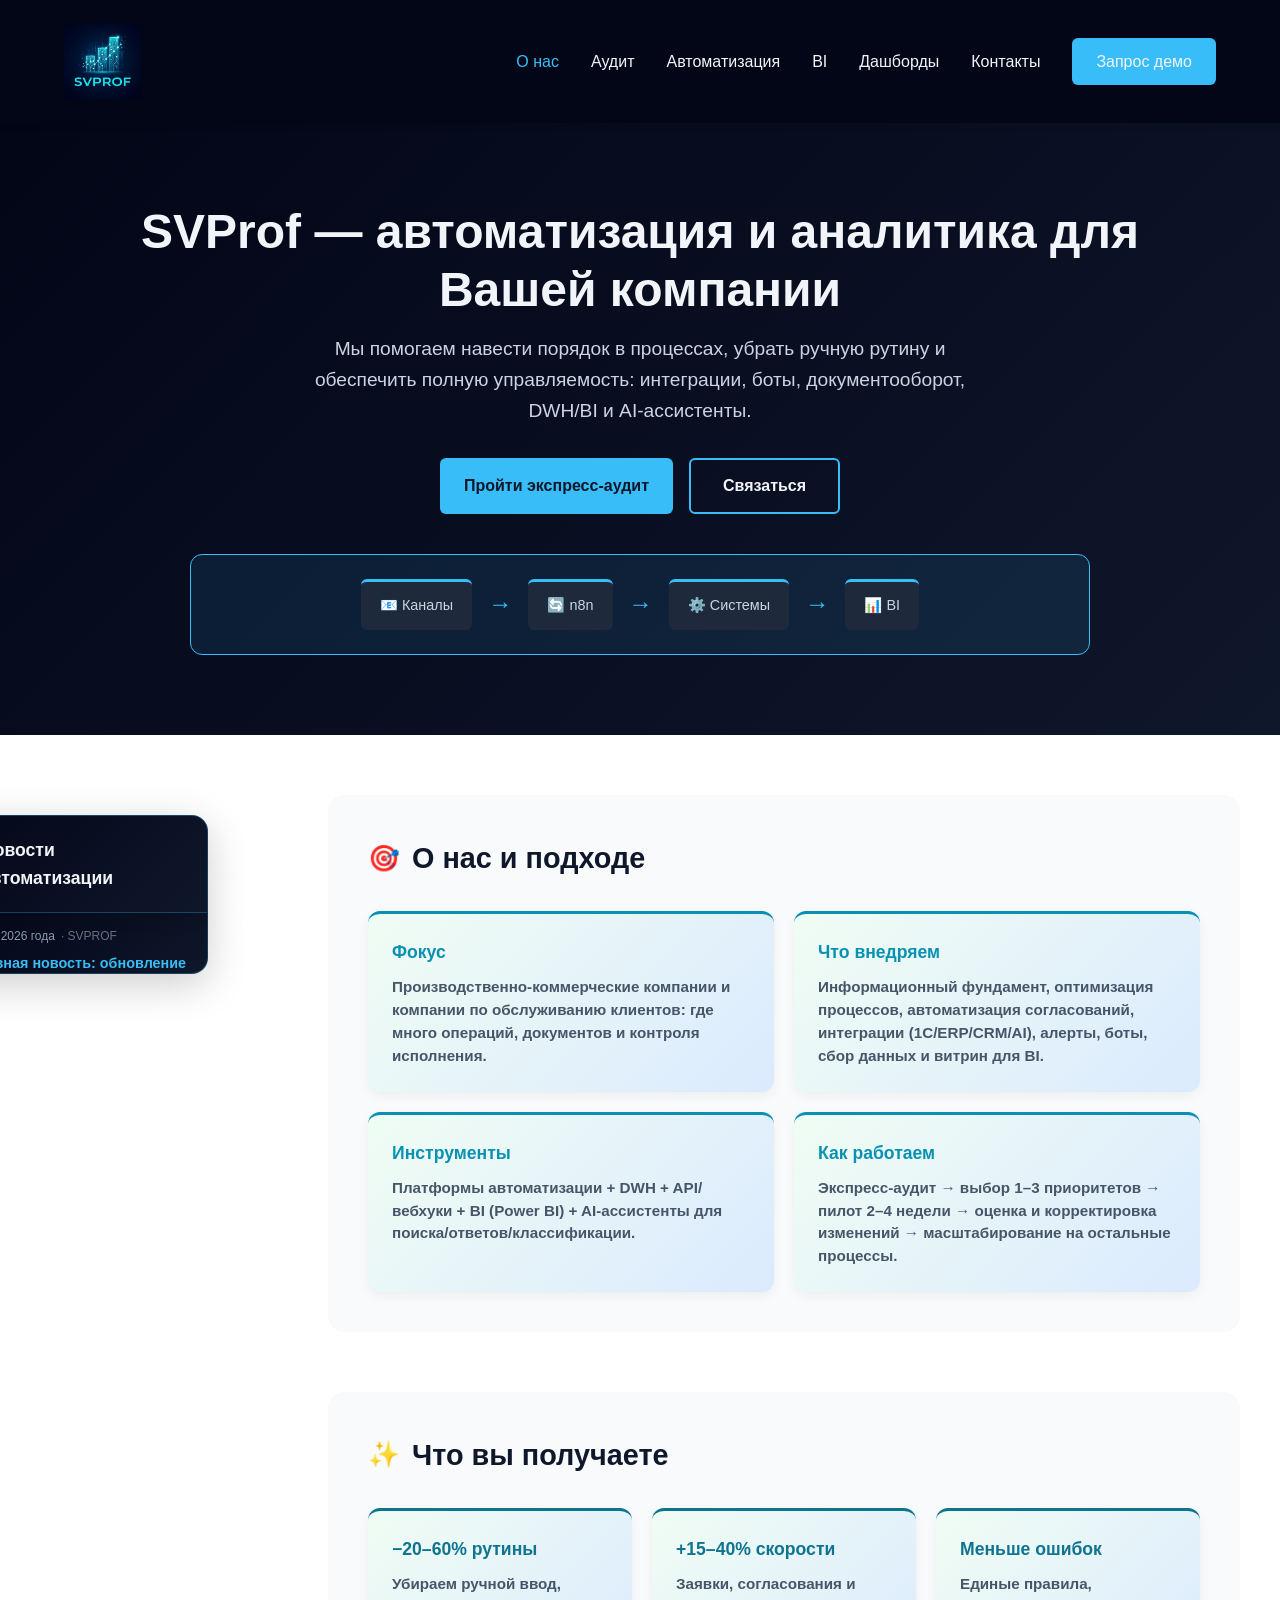
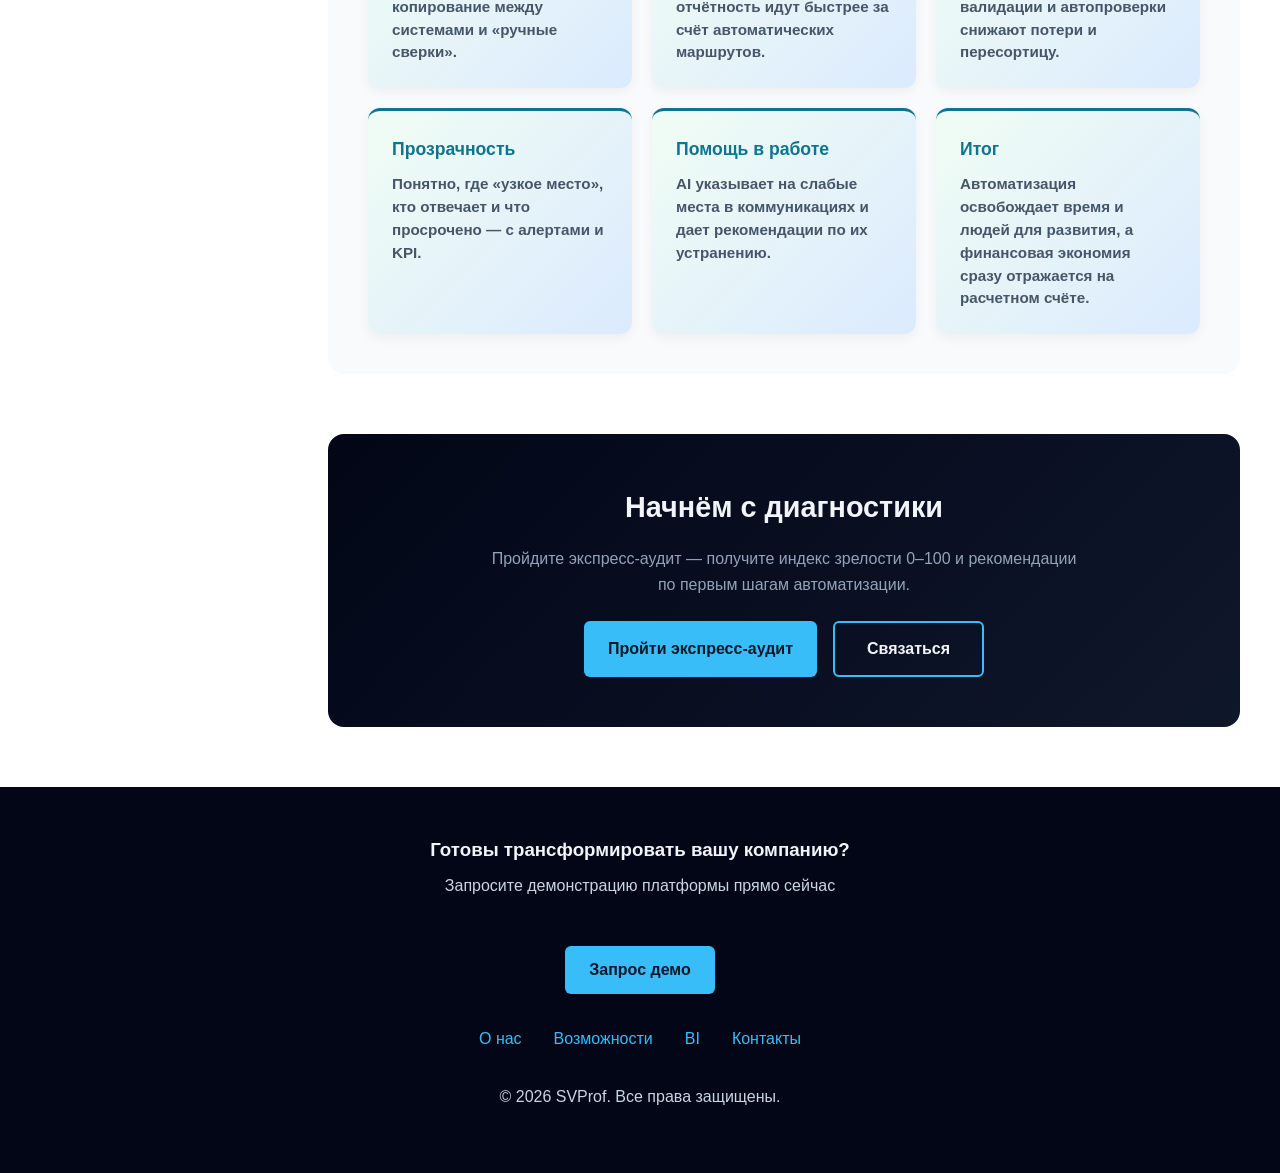
<file: index.html>
<!DOCTYPE html>
<html lang="ru">
<head>
  <meta charset="utf-8" />
  <meta name="viewport" content="width=device-width, initial-scale=1" />
  <title>SVProf</title>
  <meta http-equiv="refresh" content="0; url=about.html" />
  <style>body{font-family:system-ui,Segoe UI,Arial,sans-serif;padding:2rem} a{color:#0ea5e9}
        /* Force nav links to the right (override any centering) */
        nav { display:flex; align-items:center; justify-content:flex-start; gap: 1.5rem; }
        .nav-links { margin-left:auto !important; display:flex; align-items:center; gap: 2rem; }

</style>

    <link rel="icon" type="image/x-icon" href="favicon.ico">
    <link rel="icon" type="image/png" sizes="32x32" href="favicon-32x32.png">
    <link rel="icon" type="image/png" sizes="16x16" href="favicon-16x16.png">
    <link rel="apple-touch-icon" href="apple-touch-icon.png">


    <link rel="shortcut icon" href="/favicon.ico">
    <link rel="icon" type="image/x-icon" href="/favicon.ico">
    <link rel="icon" type="image/png" sizes="32x32" href="/favicon-32x32.png">
    <link rel="icon" type="image/png" sizes="16x16" href="/favicon-16x16.png">
    <link rel="apple-touch-icon" href="/apple-touch-icon.png">

</head>
<body>
  <p>Перенаправляем в раздел «Автоматизация»… Если не сработало, нажмите: <a href="automation/index.html">automation/index.html</a></p>
</body>
</file>
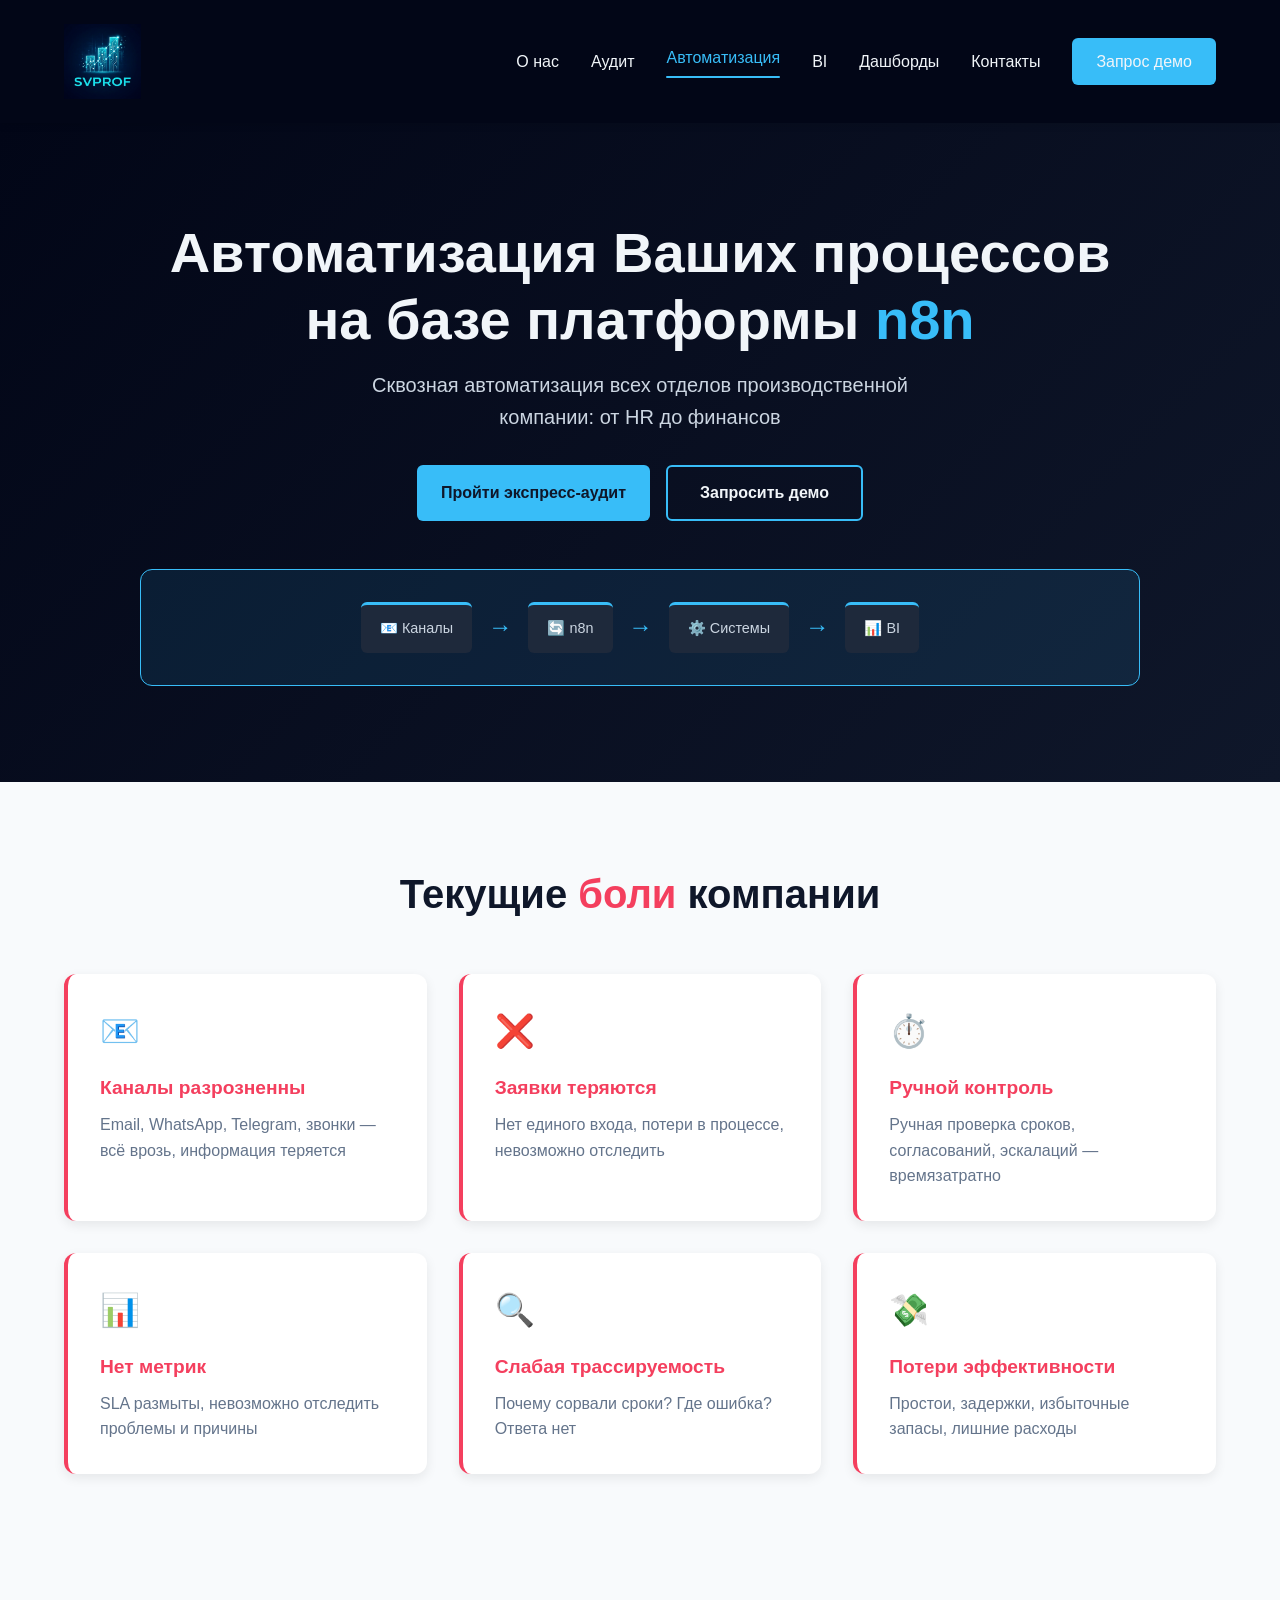
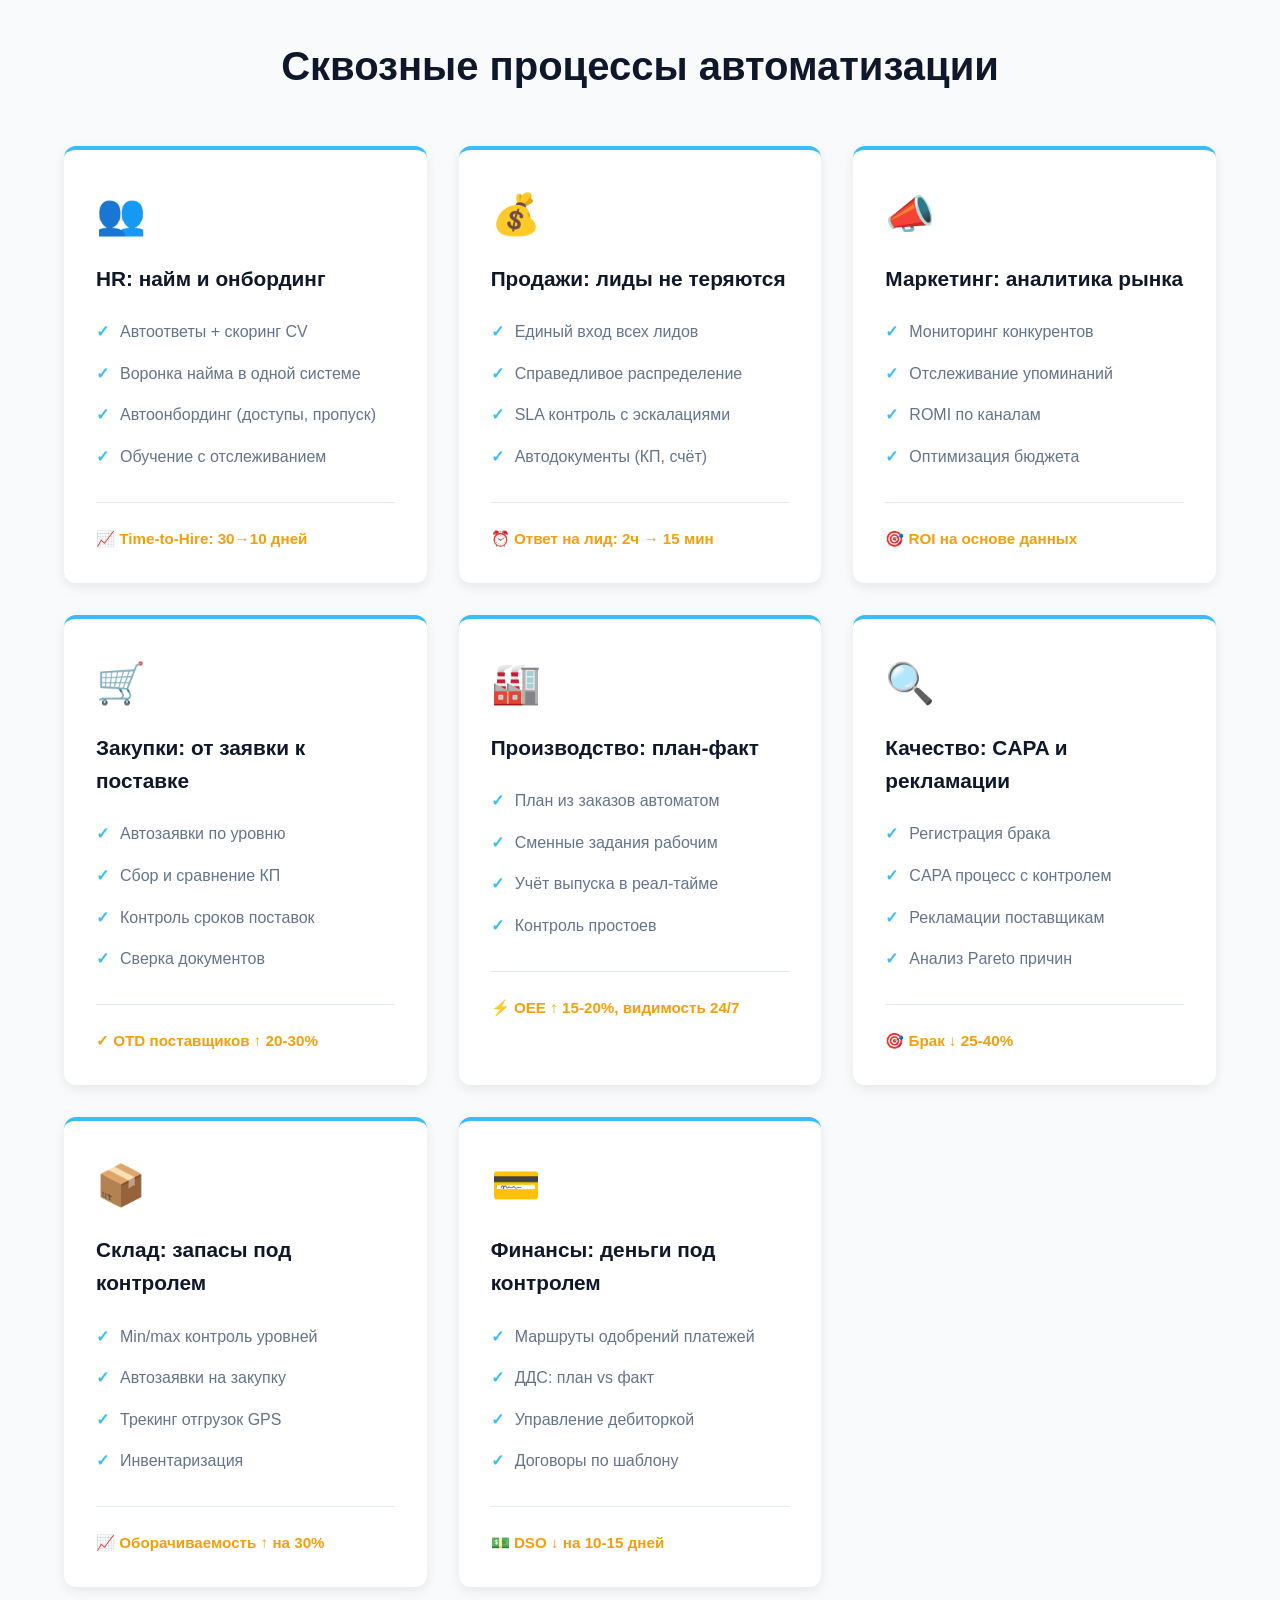
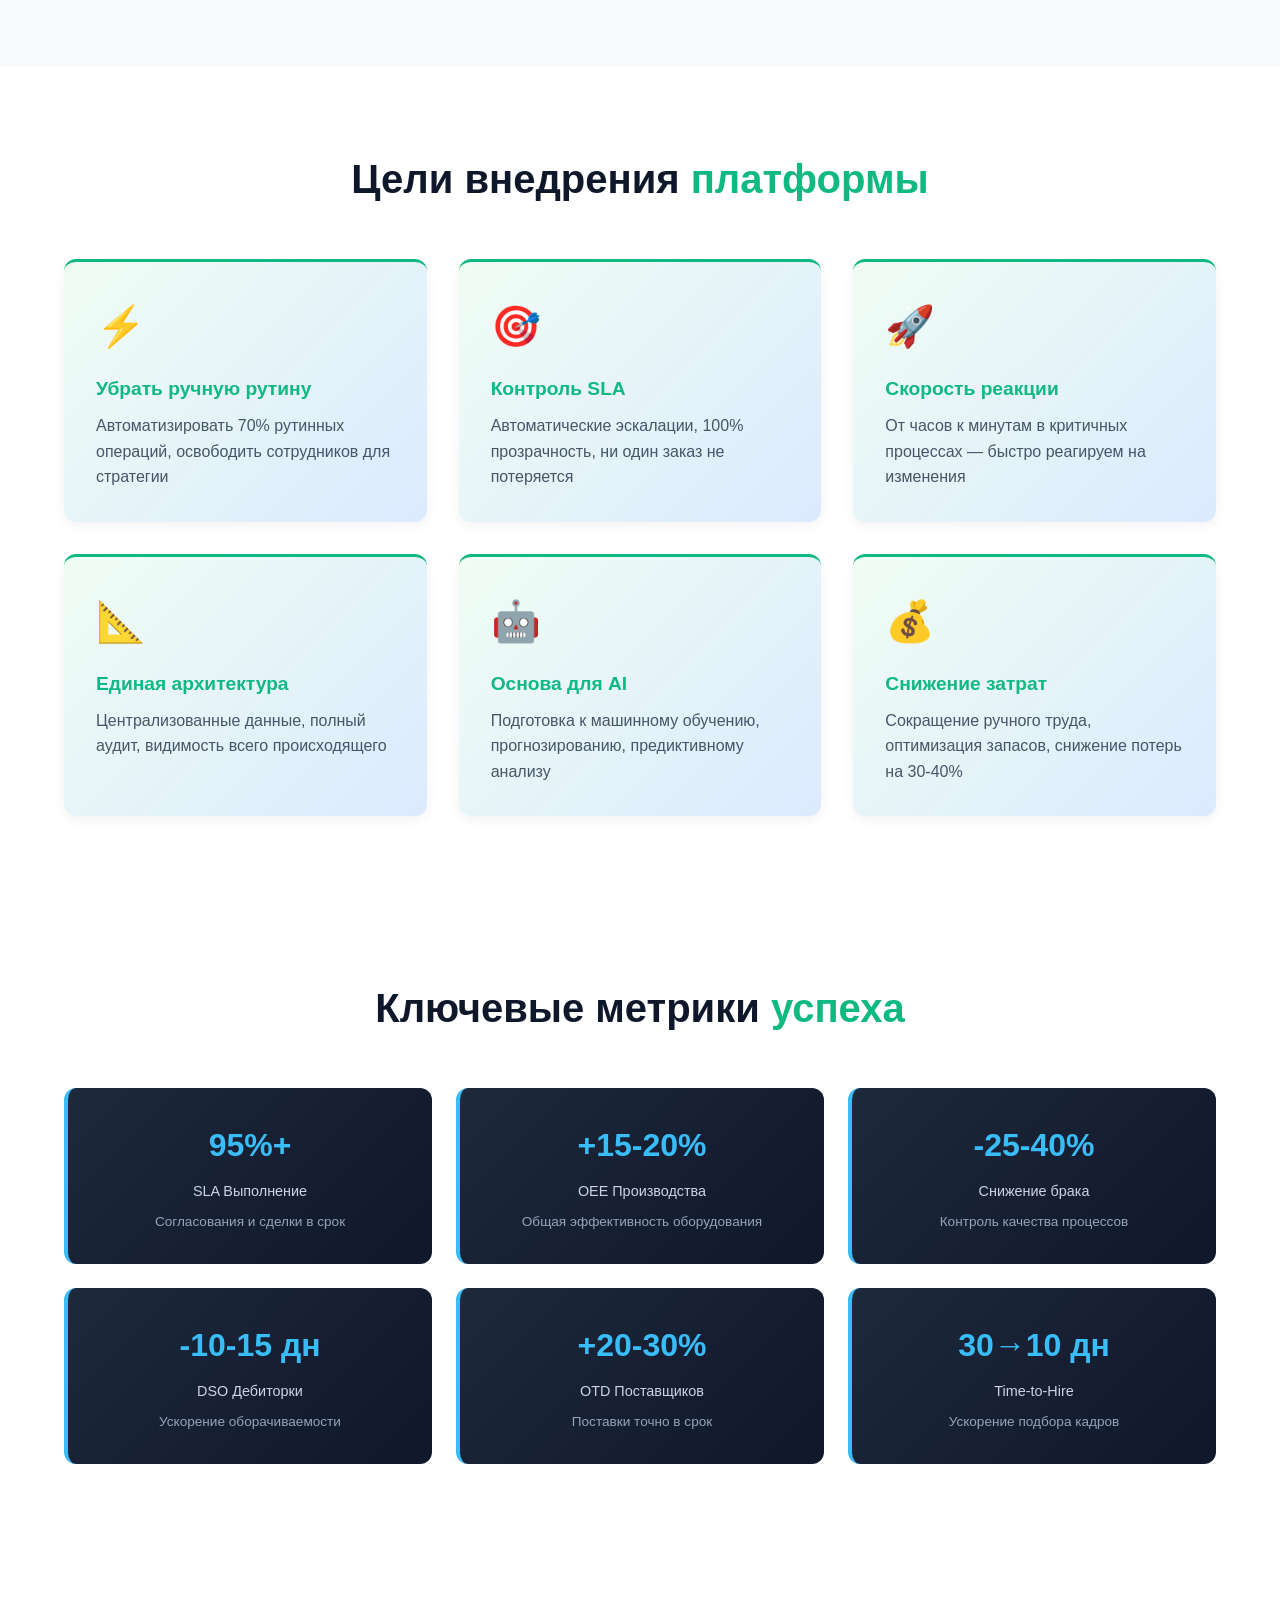
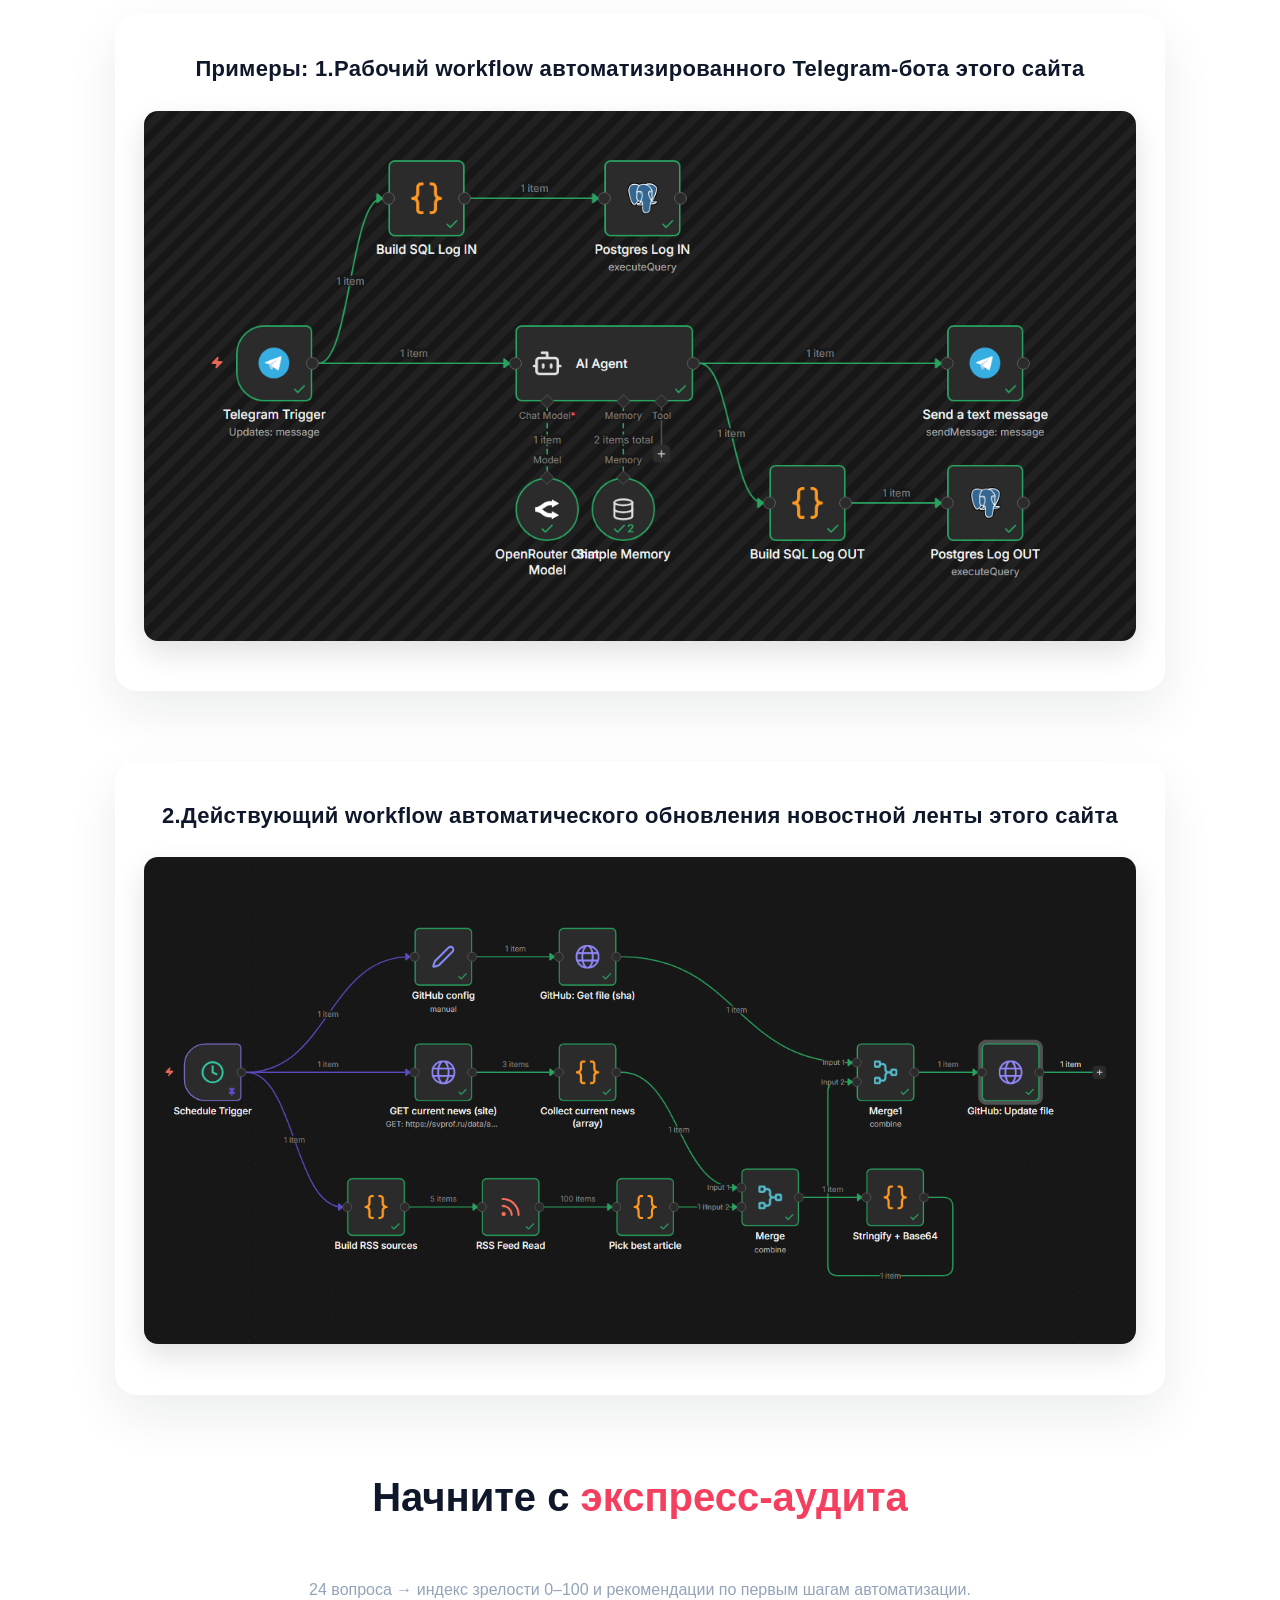
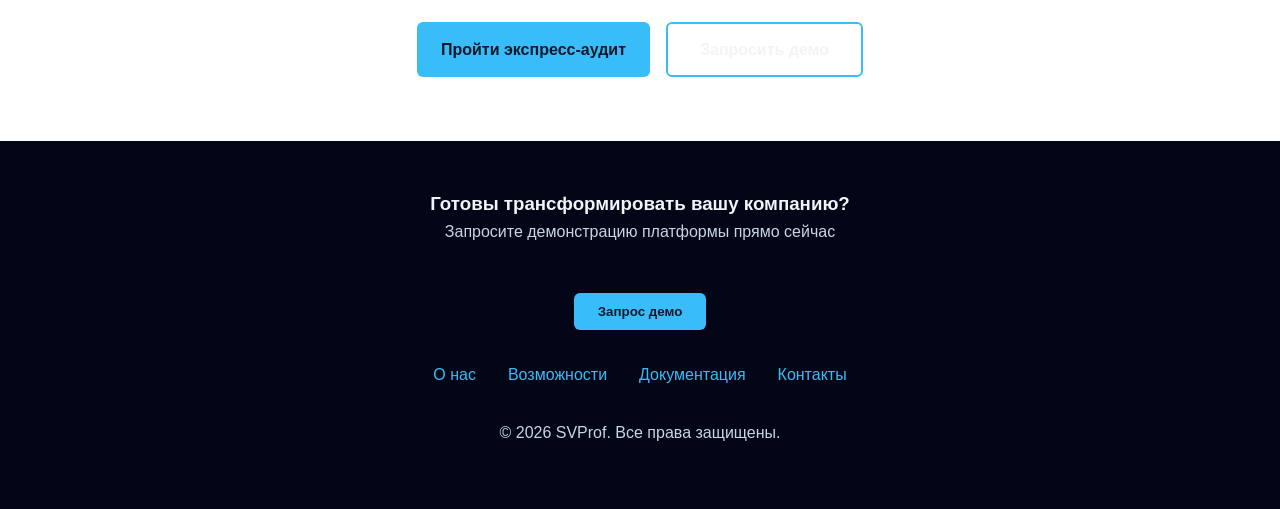
<file: automation/index.html>
<!DOCTYPE html>
<html lang="ru">
<head>
    <meta charset="UTF-8">
    <meta name="viewport" content="width=device-width, initial-scale=1.0">
    <title>SVProf — Автоматизация</title>
    <style>
        * {
            margin: 0;
            padding: 0;
            box-sizing: border-box;
        }

        body {
            font-family: -apple-system, BlinkMacSystemFont, 'Segoe UI', Roboto, 'Helvetica Neue', sans-serif;
            line-height: 1.6;
            color: #0f172a;
            background-color: #ffffff;
        }

        /* Navigation */
        nav {
            display: flex;
            justify-content: space-between;
            align-items: center;
            padding: 1.5rem 5%;
            background-color: #020617;
            position: sticky;
            top: 0;
            z-index: 100;
            box-shadow: 0 2px 8px rgba(0, 0, 0, 0.1);
        }

        .logo {
            font-size: 1.5rem;
            font-weight: 700;
            color: #38bdf8;
            text-decoration: none;
        }

        .nav-links {
            display: flex;
            gap: 2rem;
            list-style: none;
        }

        .nav-links a {
            color: #f1f5f9;
            text-decoration: none;
            font-weight: 500;
            transition: color 0.3s;
        }

        .nav-links a:hover {
            color: #38bdf8;
        }

        .btn-primary {
            background-color: #38bdf8;
            color: #0f172a;
            padding: 0.7rem 1.5rem;
            border: none;
            border-radius: 6px;
            font-weight: 600;
            cursor: pointer;
            transition: background-color 0.3s;
        }

        .btn-primary:hover {
            background-color: #0284c7;
        }

        /* Hero Section */
        .hero {
            background: linear-gradient(135deg, #020617 0%, #0f172a 100%);
            color: #f1f5f9;
            padding: 6rem 5%;
            text-align: center;
        }

        .hero h1 {
            font-size: 3.5rem;
            margin-bottom: 1rem;
            line-height: 1.2;
        }

        .hero .highlight {
            color: #38bdf8;
        }

        .hero p {
            font-size: 1.25rem;
            color: #cbd5e1;
            margin-bottom: 2rem;
            max-width: 600px;
            margin-left: auto;
            margin-right: auto;
        }

        .hero-buttons {
            display: flex;
            gap: 1rem;
            justify-content: center;
            margin-bottom: 3rem;
        }

        .btn-secondary {
            background-color: transparent;
            color: #f1f5f9;
            padding: 0.8rem 2rem;
            border: 2px solid #38bdf8;
            border-radius: 6px;
            font-weight: 600;
            cursor: pointer;
            transition: all 0.3s;
        }

        .btn-secondary:hover {
            background-color: #38bdf8;
            color: #0f172a;
        }

        .hero-flow {
            max-width: 1000px;
            margin: 0 auto;
            padding: 2rem;
            background-color: rgba(56, 189, 248, 0.1);
            border-radius: 12px;
            border: 1px solid #38bdf8;
        }

        .flow-steps {
            display: flex;
            align-items: center;
            justify-content: center;
            gap: 1rem;
            flex-wrap: wrap;
        }

        .flow-step {
            background-color: #1e293b;
            padding: 0.8rem 1.2rem;
            border-radius: 6px;
            font-size: 0.9rem;
            color: #cbd5e1;
            border-top: 3px solid #38bdf8;
        }

        .flow-arrow {
            color: #38bdf8;
            font-size: 1.5rem;
        }

        /* Problems Section */
        .problems {
            padding: 5rem 5%;
            background-color: #f8fafc;
        }

        .section-title {
            font-size: 2.5rem;
            text-align: center;
            margin-bottom: 3rem;
            color: #0f172a;
        }

        .section-title .accent {
            color: #f43f5e;
        }

        .problems-grid {
            display: grid;
            grid-template-columns: repeat(auto-fit, minmax(300px, 1fr));
            gap: 2rem;
            max-width: 1200px;
            margin: 0 auto;
        }

        .problem-card {
            background-color: #ffffff;
            padding: 2rem;
            border-radius: 12px;
            border-left: 4px solid #f43f5e;
            box-shadow: 0 4px 12px rgba(0, 0, 0, 0.08);
            transition: transform 0.3s, box-shadow 0.3s;
        }

        .problem-card:hover {
            transform: translateY(-4px);
            box-shadow: 0 8px 20px rgba(0, 0, 0, 0.12);
        }

        .problem-card .icon {
            font-size: 2rem;
            margin-bottom: 1rem;
        }

        .problem-card h3 {
            color: #f43f5e;
            margin-bottom: 0.5rem;
            font-size: 1.2rem;
        }

        .problem-card p {
            color: #64748b;
        }

        /* Benefits Section */
        .benefits {
            padding: 5rem 5%;
            background-color: #ffffff;
        }

        .section-title .accent-green {
            color: #10b981;
        }

        .benefits-grid {
            display: grid;
            grid-template-columns: repeat(auto-fit, minmax(280px, 1fr));
            gap: 2rem;
            max-width: 1200px;
            margin: 0 auto;
        }

        .benefit-card {
            background: linear-gradient(135deg, #f0fdf4 0%, #dbeafe 100%);
            padding: 2rem;
            border-radius: 12px;
            border-top: 3px solid #10b981;
            box-shadow: 0 4px 12px rgba(0, 0, 0, 0.05);
        }

        .benefit-card .icon {
            font-size: 2.5rem;
            margin-bottom: 1rem;
        }

        .benefit-card h3 {
            color: #10b981;
            margin-bottom: 0.5rem;
            font-size: 1.2rem;
        }

        .benefit-card p {
            color: #475569;
        }

        /* Processes Section */
        .processes {
            padding: 5rem 5%;
            background-color: #f8fafc;
        }

        .processes-grid {
            display: grid;
            grid-template-columns: repeat(auto-fit, minmax(320px, 1fr));
            gap: 2rem;
            max-width: 1400px;
            margin: 0 auto;
        }

        .process-card {
            background-color: #ffffff;
            padding: 2rem;
            border-radius: 12px;
            border-top: 4px solid #38bdf8;
            box-shadow: 0 4px 12px rgba(0, 0, 0, 0.08);
        }

        .process-card .process-icon {
            font-size: 2.5rem;
            margin-bottom: 1rem;
        }

        .process-card h3 {
            color: #0f172a;
            margin-bottom: 1rem;
            font-size: 1.3rem;
        }

        .process-list {
            list-style: none;
            padding: 0;
        }

        .process-list li {
            padding: 0.5rem 0;
            color: #64748b;
            padding-left: 1.5rem;
            position: relative;
        }

        .process-list li:before {
            content: "✓";
            position: absolute;
            left: 0;
            color: #38bdf8;
            font-weight: bold;
        }

        .process-kpi {
            margin-top: 1.5rem;
            padding-top: 1.5rem;
            border-top: 1px solid #e2e8f0;
            color: #f59e0b;
            font-weight: 600;
            font-size: 0.95rem;
        }

        /* Architecture Section */
        .architecture {
            padding: 5rem 5%;
            background: linear-gradient(135deg, #020617 0%, #0f172a 100%);
            color: #f1f5f9;
        }

        .architecture .section-title {
            color: #f1f5f9;
        }

        .architecture .section-title .accent {
            color: #38bdf8;
        }

        .arch-diagram {
            max-width: 1000px;
            margin: 0 auto;
            background-color: rgba(30, 41, 59, 0.5);
            padding: 2rem;
            border-radius: 12px;
            border: 1px solid #38bdf8;
        }

        .arch-layer {
            margin: 1.5rem 0;
            text-align: center;
        }

        .arch-items {
            display: flex;
            gap: 1rem;
            justify-content: center;
            flex-wrap: wrap;
            margin: 1rem 0;
        }

        .arch-item {
            background-color: #1e293b;
            padding: 0.8rem 1.2rem;
            border-radius: 6px;
            font-size: 0.9rem;
            border-top: 2px solid #38bdf8;
        }

        .arch-arrow {
            color: #38bdf8;
            font-size: 1.5rem;
            margin: 0.5rem 0;
        }

        /* KPI Section */
        .kpi-section {
            padding: 5rem 5%;
            background-color: #ffffff;
        }

        .kpi-grid {
            display: grid;
            grid-template-columns: repeat(auto-fit, minmax(280px, 1fr));
            gap: 1.5rem;
            max-width: 1200px;
            margin: 0 auto;
        }

        .kpi-card {
            background: linear-gradient(135deg, #1e293b 0%, #0f172a 100%);
            color: #f1f5f9;
            padding: 2rem;
            border-radius: 12px;
            border-left: 4px solid #38bdf8;
            text-align: center;
        }

        .kpi-value {
            font-size: 2rem;
            font-weight: 700;
            color: #38bdf8;
            margin-bottom: 0.5rem;
        }

        .kpi-label {
            font-size: 0.9rem;
            color: #cbd5e1;
            margin-bottom: 0.5rem;
        }

        .kpi-desc {
            font-size: 0.85rem;
            color: #94a3b8;
        }

        /* Roadmap Section */
        .roadmap {
            padding: 5rem 5%;
            background-color: #f8fafc;
        }

        .roadmap-timeline {
            max-width: 1000px;
            margin: 0 auto;
            display: flex;
            gap: 2rem;
            justify-content: center;
        }

        .roadmap-phase {
            flex: 1;
            background-color: #ffffff;
            padding: 2rem;
            border-radius: 12px;
            border-left: 4px solid #38bdf8;
            box-shadow: 0 4px 12px rgba(0, 0, 0, 0.08);
            text-align: center;
        }

        .roadmap-phase.phase-1 {
            border-left-color: #10b981;
        }

        .roadmap-phase.phase-2 {
            border-left-color: #38bdf8;
        }

        .roadmap-phase.phase-3 {
            border-left-color: #f59e0b;
        }

        .phase-title {
            font-size: 1.3rem;
            font-weight: 700;
            margin-bottom: 0.5rem;
        }

        .phase-duration {
            color: #64748b;
            font-size: 0.9rem;
            margin-bottom: 1rem;
        }

        .phase-content {
            font-size: 0.95rem;
            color: #475569;
        }

        /* Footer */
        footer {
            background-color: #020617;
            color: #f1f5f9;
            text-align: center;
            padding: 3rem 5%;
            margin-top: 4rem;
        }

        footer p {
            color: #cbd5e1;
            margin-bottom: 1rem;
        }

        .footer-links {
            display: flex;
            justify-content: center;
            gap: 2rem;
            margin-bottom: 2rem;
        }

        .footer-links a {
            color: #38bdf8;
            text-decoration: none;
            transition: color 0.3s;
        }

        .footer-links a:hover {
            color: #0284c7;
        }

        /* Responsive */
        @media (max-width: 768px) {
            .hero h1 {
                font-size: 2rem;
            }

            .section-title {
                font-size: 1.8rem;
            }

            .nav-links {
                gap: 1rem;
                font-size: 0.9rem;
            }

            .roadmap-timeline {
                flex-direction: column;
            }
        }

        @media (max-width: 600px) {
            .flow-steps {
                flex-direction: column;
            }

            .flow-arrow {
                transform: rotate(90deg);
            }
        }

    
/* Anchor offset for fixed header: keeps section titles from sticking to the top when using #links */
:root { --header-offset: 120px; }
@media (max-width: 768px) { :root { --header-offset: 96px; } }
section[id] { scroll-margin-top: var(--header-offset); }


        /* Audit Section */
        .audit {
            padding: 5rem 5%;
            background-color: #ffffff;
        }
        .audit-wrap{
            max-width: 1100px;
            margin: 0 auto;
            display: grid;
            grid-template-columns: 1.2fr 0.8fr;
            gap: 2rem;
            align-items: start;
        }
        .audit-card{
            background-color: #ffffff;
            border-radius: 12px;
            border: 1px solid #e2e8f0;
            box-shadow: 0 4px 12px rgba(0, 0, 0, 0.06);
            overflow: hidden;
        }
        .audit-head{
            padding: 1.5rem 1.5rem 1rem 1.5rem;
            background: linear-gradient(135deg, #020617 0%, #0f172a 100%);
            color: #f1f5f9;
            border-bottom: 1px solid rgba(56,189,248,0.35);
        }
        .audit-head h3{
            font-size: 1.25rem;
            margin-bottom: 0.4rem;
        }
        .audit-head p{
            color: #cbd5e1;
            font-size: 0.95rem;
            margin: 0;
        }
        .audit-body{
            padding: 1.5rem;
        }
        .audit-grid{
            display: grid;
            grid-template-columns: 1fr;
            gap: 1rem;
        }
        .q{
            display: grid;
            grid-template-columns: 1fr 220px;
            gap: 1rem;
            padding: 0.9rem;
            border-radius: 10px;
            border: 1px solid #e2e8f0;
            background: #f8fafc;
        }
        .q-title{
            font-weight: 600;
            color: #0f172a;
            font-size: 0.95rem;
        }
        .q-hint{
            color: #64748b;
            font-size: 0.85rem;
            margin-top: 0.25rem;
        }
        .q select{
            width: 100%;
            padding: 0.65rem 0.75rem;
            border-radius: 8px;
            border: 1px solid #cbd5e1;
            background: #ffffff;
            color: #0f172a;
            font-weight: 600;
        }
        .audit-actions{
            display:flex;
            gap: 0.75rem;
            flex-wrap: wrap;
            margin-top: 1rem;
        }
        .btn-ghost{
            background: transparent;
            color: #0f172a;
            padding: 0.7rem 1.2rem;
            border: 1px solid #cbd5e1;
            border-radius: 6px;
            font-weight: 700;
            cursor: pointer;
            transition: all 0.3s;
        }
        .btn-ghost:hover{
            border-color: #38bdf8;
            box-shadow: 0 2px 8px rgba(56,189,248,0.2);
        }
        .audit-side{
            display: grid;
            gap: 1rem;
            position: sticky;
            top: calc(var(--header-offset) + 10px);
        }
        .score-card{
            background: linear-gradient(135deg, #1e293b 0%, #0f172a 100%);
            color: #f1f5f9;
            padding: 1.5rem;
            border-radius: 12px;
            border: 1px solid rgba(56,189,248,0.35);
            box-shadow: 0 4px 12px rgba(0, 0, 0, 0.10);
        }
        .score-top{
            display:flex;
            justify-content: space-between;
            gap: 1rem;
            align-items: center;
        }
        .badge{
            display:inline-flex;
            align-items:center;
            gap:0.5rem;
            padding: 0.35rem 0.65rem;
            border-radius: 999px;
            font-size: 0.85rem;
            font-weight: 800;
            background: rgba(56,189,248,0.18);
            border: 1px solid rgba(56,189,248,0.35);
            color: #e2e8f0;
            white-space: nowrap;
        }
        .progress{
            margin-top: 1rem;
            background: rgba(148,163,184,0.2);
            border-radius: 999px;
            overflow: hidden;
            height: 10px;
            border: 1px solid rgba(148,163,184,0.25);
        }
        .progress > div{
            height: 100%;
            width: 0%;
            background: #38bdf8;
            transition: width 0.2s;
        }
        .score-main{
            font-size: 2.2rem;
            font-weight: 900;
            color: #38bdf8;
            margin-top: 0.7rem;
        }
        .score-sub{
            color: #cbd5e1;
            font-size: 0.95rem;
            margin-top: 0.25rem;
        }
        .result-card{
            background-color: #ffffff;
            border-radius: 12px;
            border: 1px solid #e2e8f0;
            padding: 1.25rem 1.5rem;
            box-shadow: 0 4px 12px rgba(0, 0, 0, 0.06);
        }
        .result-card h4{
            font-size: 1.1rem;
            margin-bottom: 0.5rem;
            color: #0f172a;
        }
        .pill{
            display:inline-block;
            padding: 0.25rem 0.55rem;
            border-radius: 999px;
            font-size: 0.82rem;
            font-weight: 800;
            background: #f1f5f9;
            border: 1px solid #e2e8f0;
            color: #0f172a;
            margin-right: 0.4rem;
            margin-top: 0.25rem;
        }
        .muted{
            color:#64748b;
            font-size: 0.92rem;
        }
        .small{
            font-size: 0.85rem;
            color: #94a3b8;
        }

        @media (max-width: 980px) {
            .audit-wrap{ grid-template-columns: 1fr; }
            .audit-side{ position: static; }
            .q{ grid-template-columns: 1fr; }
        }


        /* Multi-page nav dropdown */
        .nav-links .dropdown { position: relative; }
        .nav-links .dropdown-menu{
            display:none;
            position:absolute;
            top: 100%;
            left: 0;
            background: rgba(15, 23, 42, 0.98);
            border: 1px solid rgba(56,189,248,0.25);
            border-radius: 12px;
            padding: 0.6rem;
            min-width: 220px;
            box-shadow: 0 12px 30px rgba(0,0,0,0.25);
            z-index: 999;
        }
        .nav-links .dropdown-menu li{ margin: 0; }
        .nav-links .dropdown-menu a{
            display:block;
            padding: 0.55rem 0.75rem;
            border-radius: 10px;
            color: #e2e8f0;
            text-decoration: none;
            font-weight: 700;
            white-space: nowrap;
        }
        .nav-links .dropdown-menu a:hover{
            background: rgba(56,189,248,0.14);
            color: #ffffff;
        }
        .nav-links .dropdown:hover .dropdown-menu{ display:block; }

        /* Allow button style on <a> */
        a.btn-primary, a.btn-secondary{
            display: inline-flex;
            align-items: center;
            justify-content: center;
            text-decoration: none;
        }


        /* Active nav item */
        .nav-links a.active{
            color: #38bdf8 !important;
        }
        .nav-links a.active::after{
            content: "";
            display: block;
            height: 2px;
            background: #38bdf8;
            margin-top: 6px;
            border-radius: 999px;
        }
        .nav-links .dropdown > a.active{
            color: #38bdf8 !important;
        }


        /* Align nav items to the right (like earlier version) */
        nav { justify-content: flex-start; }
        .nav-links { margin-left: auto; }


        /* Force nav links to the right (override any centering) */
        nav { display:flex; align-items:center; justify-content:flex-start; gap: 1.5rem; }
        .nav-links { margin-left:auto !important; display:flex; align-items:center; gap: 2rem; }


        /* ===== WORKFLOW IMAGE BLOCK ===== */
        /* ================================= */

    /* ===== GLASS WORKFLOW BLOCK ===== */
.workflow-figure {
    margin: 70px auto;
    max-width: 1050px;
    padding: 36px 28px 42px 28px;
    border-radius: 22px;
    background: rgba(255, 255, 255, 0.55);
    backdrop-filter: blur(14px);
    -webkit-backdrop-filter: blur(14px);
    border: 1px solid rgba(255, 255, 255, 0.6);
    box-shadow: 0 20px 50px rgba(15, 23, 42, 0.08);
    text-align: center;
}
.workflow-figure figcaption {
    font-size: 22px;
    font-weight: 700;
    margin: 0 0 24px 0;
    color: #0f172a;
    letter-spacing: 0.3px;
}
.workflow-figure img {
    width: 100%;
    border-radius: 14px;
    box-shadow: 0 12px 30px rgba(0,0,0,0.12);
}
/* ================================ */

</style>
    <!-- Favicon -->
    <link rel="icon" href="favicon.ico" sizes="any">
    <link rel="icon" type="image/png" sizes="32x32" href="favicon-32x32.png">
    <link rel="icon" type="image/png" sizes="16x16" href="favicon-16x16.png">
    <link rel="apple-touch-icon" sizes="180x180" href="apple-touch-icon.png">


    <!-- Cloudflare Web Analytics -->
    <script defer src="https://static.cloudflareinsights.com/beacon.min.js"
        data-cf-beacon='{"token":"69012921eb0d444dba63e1991c236ef8"}'></script>


    <link rel="shortcut icon" href="/favicon.ico">
    <link rel="icon" type="image/x-icon" href="/favicon.ico">
    <link rel="icon" type="image/png" sizes="32x32" href="/favicon-32x32.png">
    <link rel="icon" type="image/png" sizes="16x16" href="/favicon-16x16.png">
    <link rel="apple-touch-icon" href="/apple-touch-icon.png">

</head>
<body>

    
    
    <nav>
        <a href="../about.html" class="logo"><img src="../svprof_logo.png" alt="SVPROF" style="height: 75px; object-fit: contain; display: block;"></a>
        <ul class="nav-links">
            <li><a href="../about.html">О нас</a></li>
            <li><a href="audit.html">Аудит</a></li>
            <li><a href="index.html" class="active">Автоматизация</a></li>
            <li><a href="../bi.html">BI</a></li>
            <li><a href="/dashboard/">Дашборды</a></li>
            <li><a href="../contacts.html">Контакты</a></li>
            <li><a class="btn-primary" href="../contacts.html">Запрос демо</a></li>
        </ul>
    </nav>



<section class="hero">
        <h1>Автоматизация Ваших процессов<br>на базе платформы <span class="highlight">n8n</span></h1>
        <p>Сквозная автоматизация всех отделов производственной компании: от HR до финансов</p>
        <div class="hero-buttons">
            <a class="btn-primary" href="audit.html">Пройти экспресс-аудит</a>
            <a class="btn-secondary" href="../contacts.html">Запросить демо</a>
        </div>
        <div class="hero-flow">
            <div class="flow-steps">
                <div class="flow-step">📧 Каналы</div>
                <div class="flow-arrow">→</div>
                <div class="flow-step">🔄 n8n</div>
                <div class="flow-arrow">→</div>
                <div class="flow-step">⚙️ Системы</div>
                <div class="flow-arrow">→</div>
                <div class="flow-step">📊 BI</div>
            </div>
        </div>
    </section>
<section class="problems" id="problems">
        <h2 class="section-title">Текущие <span class="accent">боли</span> компании</h2>
        <div class="problems-grid">
            <div class="problem-card">
                <div class="icon">📧</div>
                <h3>Каналы разрозненны</h3>
                <p>Email, WhatsApp, Telegram, звонки — всё врозь, информация теряется</p>
            </div>
            <div class="problem-card">
                <div class="icon">❌</div>
                <h3>Заявки теряются</h3>
                <p>Нет единого входа, потери в процессе, невозможно отследить</p>
            </div>
            <div class="problem-card">
                <div class="icon">⏱️</div>
                <h3>Ручной контроль</h3>
                <p>Ручная проверка сроков, согласований, эскалаций — времязатратно</p>
            </div>
            <div class="problem-card">
                <div class="icon">📊</div>
                <h3>Нет метрик</h3>
                <p>SLA размыты, невозможно отследить проблемы и причины</p>
            </div>
            <div class="problem-card">
                <div class="icon">🔍</div>
                <h3>Слабая трассируемость</h3>
                <p>Почему сорвали сроки? Где ошибка? Ответа нет</p>
            </div>
            <div class="problem-card">
                <div class="icon">💸</div>
                <h3>Потери эффективности</h3>
                <p>Простои, задержки, избыточные запасы, лишние расходы</p>
            </div>
        </div>
    </section>
<section class="processes" id="processes">
        <h2 class="section-title">Сквозные процессы автоматизации</h2>
        <div class="processes-grid">
            <div class="process-card">
                <div class="process-icon">👥</div>
                <h3>HR: найм и онбординг</h3>
                <ul class="process-list">
                    <li>Автоответы + скоринг CV</li>
                    <li>Воронка найма в одной системе</li>
                    <li>Автоонбординг (доступы, пропуск)</li>
                    <li>Обучение с отслеживанием</li>
                </ul>
                <div class="process-kpi">📈 Time-to-Hire: 30→10 дней</div>
            </div>

            <div class="process-card">
                <div class="process-icon">💰</div>
                <h3>Продажи: лиды не теряются</h3>
                <ul class="process-list">
                    <li>Единый вход всех лидов</li>
                    <li>Справедливое распределение</li>
                    <li>SLA контроль с эскалациями</li>
                    <li>Автодокументы (КП, счёт)</li>
                </ul>
                <div class="process-kpi">⏰ Ответ на лид: 2ч → 15 мин</div>
            </div>

            <div class="process-card">
                <div class="process-icon">📣</div>
                <h3>Маркетинг: аналитика рынка</h3>
                <ul class="process-list">
                    <li>Мониторинг конкурентов</li>
                    <li>Отслеживание упоминаний</li>
                    <li>ROMI по каналам</li>
                    <li>Оптимизация бюджета</li>
                </ul>
                <div class="process-kpi">🎯 ROI на основе данных</div>
            </div>

            <div class="process-card">
                <div class="process-icon">🛒</div>
                <h3>Закупки: от заявки к поставке</h3>
                <ul class="process-list">
                    <li>Автозаявки по уровню</li>
                    <li>Сбор и сравнение КП</li>
                    <li>Контроль сроков поставок</li>
                    <li>Сверка документов</li>
                </ul>
                <div class="process-kpi">✓ OTD поставщиков ↑ 20-30%</div>
            </div>

            <div class="process-card">
                <div class="process-icon">🏭</div>
                <h3>Производство: план-факт</h3>
                <ul class="process-list">
                    <li>План из заказов автоматом</li>
                    <li>Сменные задания рабочим</li>
                    <li>Учёт выпуска в реал-тайме</li>
                    <li>Контроль простоев</li>
                </ul>
                <div class="process-kpi">⚡ OEE ↑ 15-20%, видимость 24/7</div>
            </div>

            <div class="process-card">
                <div class="process-icon">🔍</div>
                <h3>Качество: CAPA и рекламации</h3>
                <ul class="process-list">
                    <li>Регистрация брака</li>
                    <li>CAPA процесс с контролем</li>
                    <li>Рекламации поставщикам</li>
                    <li>Анализ Pareto причин</li>
                </ul>
                <div class="process-kpi">🎯 Брак ↓ 25-40%</div>
            </div>

            <div class="process-card">
                <div class="process-icon">📦</div>
                <h3>Склад: запасы под контролем</h3>
                <ul class="process-list">
                    <li>Min/max контроль уровней</li>
                    <li>Автозаявки на закупку</li>
                    <li>Трекинг отгрузок GPS</li>
                    <li>Инвентаризация</li>
                </ul>
                <div class="process-kpi">📈 Оборачиваемость ↑ на 30%</div>
            </div>

            <div class="process-card">
                <div class="process-icon">💳</div>
                <h3>Финансы: деньги под контролем</h3>
                <ul class="process-list">
                    <li>Маршруты одобрений платежей</li>
                    <li>ДДС: план vs факт</li>
                    <li>Управление дебиторкой</li>
                    <li>Договоры по шаблону</li>
                </ul>
                <div class="process-kpi">💵 DSO ↓ на 10-15 дней</div>
            </div>
        </div>
    </section>
<section class="benefits" id="benefits">
        <h2 class="section-title">Цели внедрения <span class="accent-green">платформы</span></h2>
        <div class="benefits-grid">
            <div class="benefit-card">
                <div class="icon">⚡</div>
                <h3>Убрать ручную рутину</h3>
                <p>Автоматизировать 70% рутинных операций, освободить сотрудников для стратегии</p>
            </div>
            <div class="benefit-card">
                <div class="icon">🎯</div>
                <h3>Контроль SLA</h3>
                <p>Автоматические эскалации, 100% прозрачность, ни один заказ не потеряется</p>
            </div>
            <div class="benefit-card">
                <div class="icon">🚀</div>
                <h3>Скорость реакции</h3>
                <p>От часов к минутам в критичных процессах — быстро реагируем на изменения</p>
            </div>
            <div class="benefit-card">
                <div class="icon">📐</div>
                <h3>Единая архитектура</h3>
                <p>Централизованные данные, полный аудит, видимость всего происходящего</p>
            </div>
            <div class="benefit-card">
                <div class="icon">🤖</div>
                <h3>Основа для AI</h3>
                <p>Подготовка к машинному обучению, прогнозированию, предиктивному анализу</p>
            </div>
            <div class="benefit-card">
                <div class="icon">💰</div>
                <h3>Снижение затрат</h3>
                <p>Сокращение ручного труда, оптимизация запасов, снижение потерь на 30-40%</p>
            </div>
        </div>
    </section>
<section class="kpi-section" id="kpi">
        <h2 class="section-title">Ключевые метрики <span class="accent-green">успеха</span></h2>
        <div class="kpi-grid">
            <div class="kpi-card">
                <div class="kpi-value">95%+</div>
                <div class="kpi-label">SLA Выполнение</div>
                <div class="kpi-desc">Согласования и сделки в срок</div>
            </div>
            <div class="kpi-card">
                <div class="kpi-value">+15-20%</div>
                <div class="kpi-label">OEE Производства</div>
                <div class="kpi-desc">Общая эффективность оборудования</div>
            </div>
            <div class="kpi-card">
                <div class="kpi-value">-25-40%</div>
                <div class="kpi-label">Снижение брака</div>
                <div class="kpi-desc">Контроль качества процессов</div>
            </div>
            <div class="kpi-card">
                <div class="kpi-value">-10-15 дн</div>
                <div class="kpi-label">DSO Дебиторки</div>
                <div class="kpi-desc">Ускорение оборачиваемости</div>
            </div>
            <div class="kpi-card">
                <div class="kpi-value">+20-30%</div>
                <div class="kpi-label">OTD Поставщиков</div>
                <div class="kpi-desc">Поставки точно в срок</div>
            </div>
            <div class="kpi-card">
                <div class="kpi-value">30→10 дн</div>
                <div class="kpi-label">Time-to-Hire</div>
                <div class="kpi-desc">Ускорение подбора кадров</div>
            </div>
        </div>
    </section>


    <!-- WORKFLOW BLOCK -->
    <figure class="workflow-figure">
    <figcaption>Примеры: 1.Рабочий workflow автоматизированного Telegram-бота этого сайта</figcaption>
    <img src="Workflow_Bot_1.png" alt="Рабочий workflow Telegram-бота этого сайта">
</figure>
    
<figure class="workflow-figure">
  <figcaption>2.Действующий workflow автоматического обновления новостной ленты этого сайта</figcaption>
  <img src="Workflow_News_1.png" alt="Workflow автоматического обновления новостной ленты сайта">
</figure>

    <section class="cta" id="cta">
        <h2 class="section-title">Начните с <span class="accent">экспресс‑аудита</span></h2>
        <p style="max-width: 900px; margin: 0 auto; text-align:center; color:#94a3b8;">
            24 вопроса → индекс зрелости 0–100 и рекомендации по первым шагам автоматизации.
        </p>
        <div class="hero-buttons" style="justify-content:center; margin-top: 1.25rem;">
            <a class="btn-primary" href="audit.html">Пройти экспресс‑аудит</a>
            <a class="btn-secondary" href="../contacts.html">Запросить демо</a>
        </div>
    </section>

<footer>
        <h3>Готовы трансформировать вашу компанию?</h3>
        <p>Запросите демонстрацию платформы прямо сейчас</p>
        <button class="btn-primary" style="margin: 2rem 0;" data-scroll="#contacts">Запрос демо</button>
        <div class="footer-links">
            <a href="#">О нас</a>
            <a href="#">Возможности</a>
            <a href="#">Документация</a>
            <a href="#contacts">Контакты</a>
        </div>
        <p>&copy; 2026 SVProf. Все права защищены.</p>
    </footer>

</body>
</file>
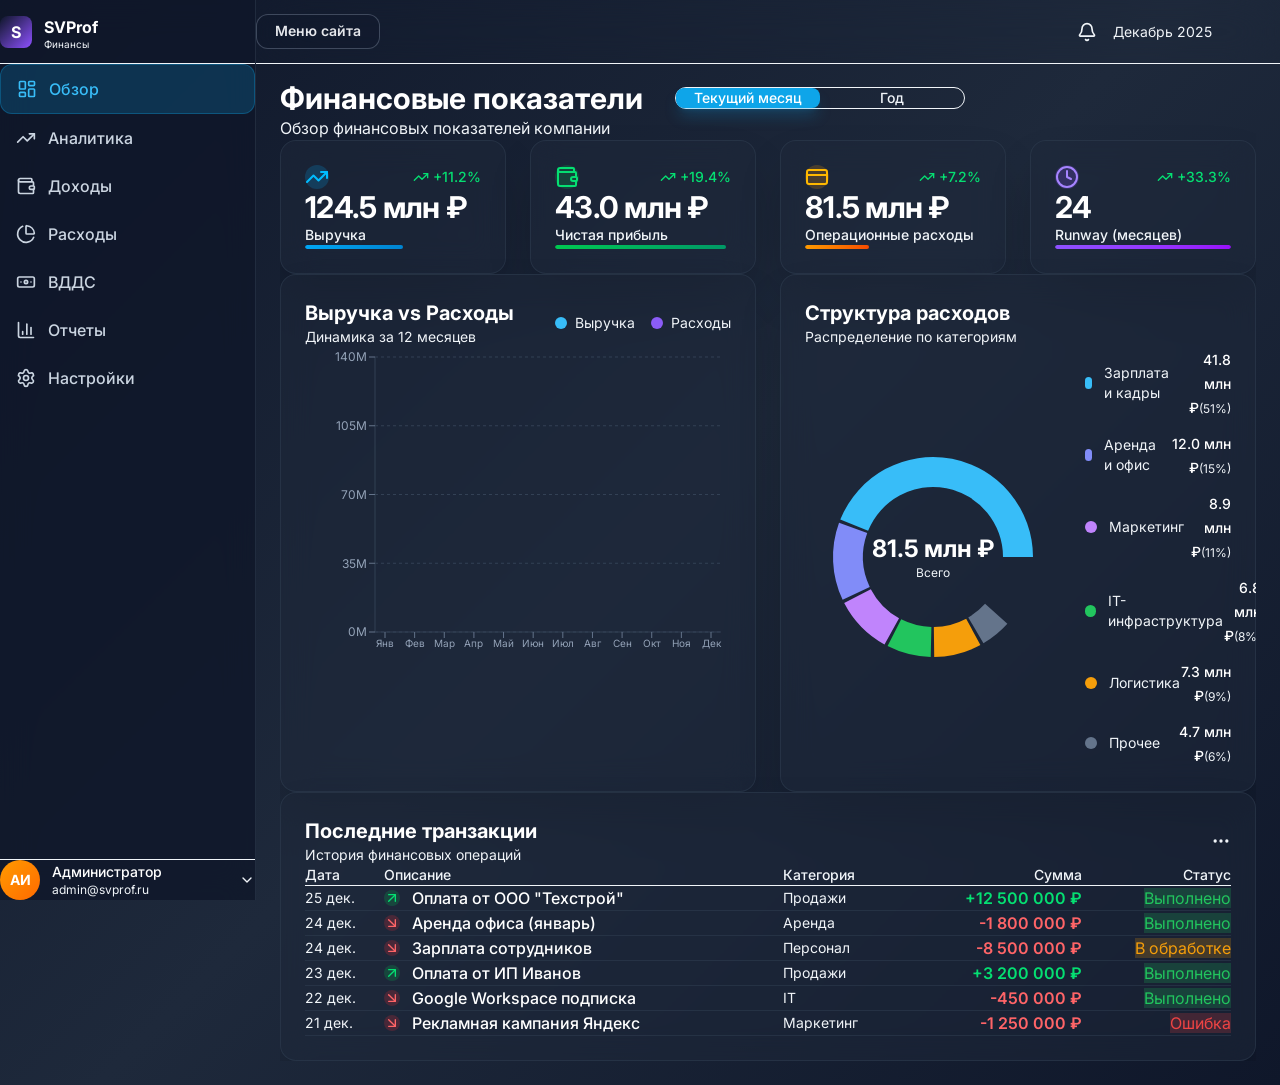
<file: dashboard/index.html>
<!doctype html>
<html lang="en">
  <head>
    <meta charset="UTF-8" />
    <link rel="icon" type="image/svg+xml" href="/dashboard/vite.svg" />
    <meta name="viewport" content="width=device-width, initial-scale=1.0" />
    <title>financial-dashboard</title>
    <script type="module" crossorigin src="/dashboard/assets/index-DxH6rhTH.js"></script>
    <link rel="stylesheet" crossorigin href="/dashboard/assets/index-DzjWJp0f.css">
  </head>
  <body>
    <div id="root"></div>
  </body>
</html>
</file>
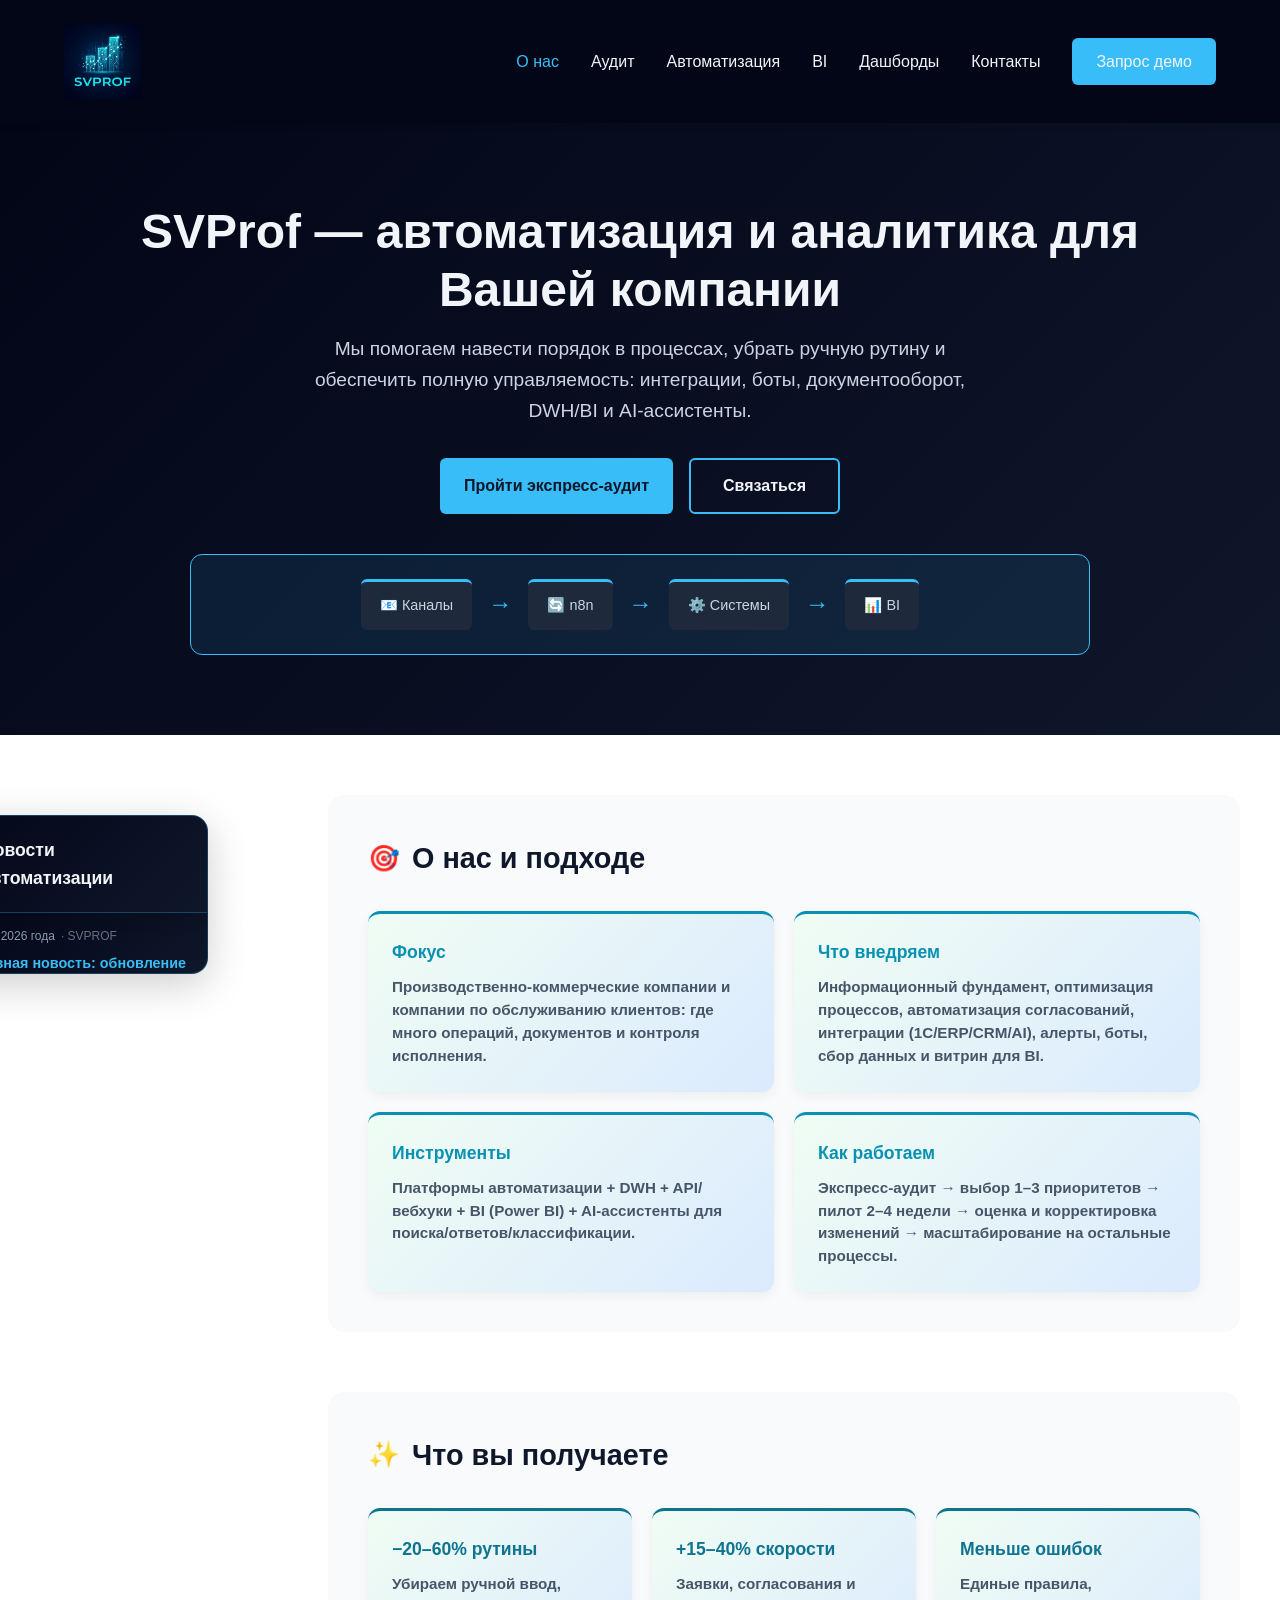
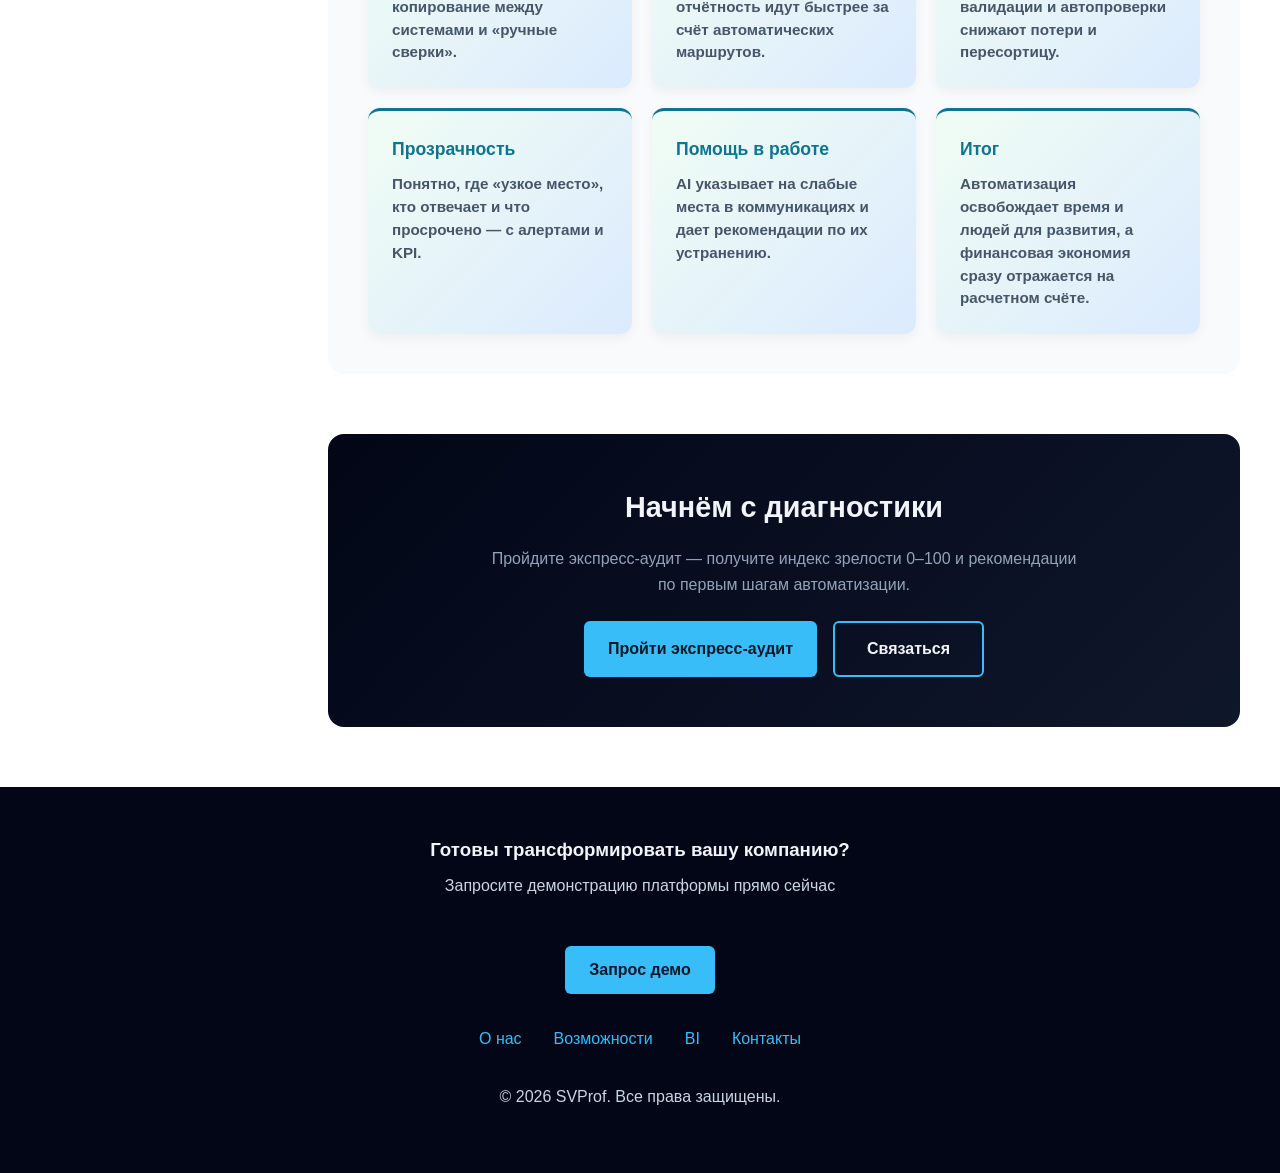
<file: about.html>
<!DOCTYPE html>
<html lang="ru">
<head>
    <meta charset="UTF-8">
    <meta name="viewport" content="width=device-width, initial-scale=1.0">
    <title>SVProf — О нас</title>
    <style>
        * {
            margin: 0;
            padding: 0;
            box-sizing: border-box;
        }
        body {
            font-family: -apple-system, BlinkMacSystemFont, 'Segoe UI', Roboto, 'Helvetica Neue', sans-serif;
            line-height: 1.6;
            color: #0f172a;
            background-color: #ffffff;
        }
        /* Navigation */
        nav {
            display: flex;
            justify-content: flex-start;
            align-items: center;
            padding: 1.5rem 5%;
            background-color: #020617;
            position: sticky;
            top: 0;
            z-index: 100;
            box-shadow: 0 2px 8px rgba(0, 0, 0, 0.1);
            gap: 1.5rem;
        }
        .logo {
            font-size: 1.5rem;
            font-weight: 700;
            color: #38bdf8;
            text-decoration: none;
        }
        .nav-links {
            display: flex;
            gap: 2rem;
            list-style: none;
            margin-left: auto;
            align-items: center;
        }
        .nav-links a {
            color: #f1f5f9;
            text-decoration: none;
            font-weight: 500;
            transition: color 0.3s;
        }
        .nav-links a:hover {
            color: #38bdf8;
        }
        .nav-links a.active {
            color: #38bdf8;
        }
        .btn-primary {
            background-color: #38bdf8;
            color: #0f172a;
            padding: 0.7rem 1.5rem;
            border: none;
            border-radius: 6px;
            font-weight: 600;
            cursor: pointer;
            transition: background-color 0.3s;
            text-decoration: none;
            display: inline-flex;
            align-items: center;
            justify-content: center;
        }
        .btn-primary:hover {
            background-color: #0284c7;
        }
        .btn-secondary {
            background-color: transparent;
            color: #f1f5f9;
            padding: 0.8rem 2rem;
            border: 2px solid #38bdf8;
            border-radius: 6px;
            font-weight: 600;
            cursor: pointer;
            transition: all 0.3s;
            text-decoration: none;
            display: inline-flex;
            align-items: center;
            justify-content: center;
        }
        .btn-secondary:hover {
            background-color: #38bdf8;
            color: #0f172a;
        }
        /* Hero Section */
        .hero {
            background: linear-gradient(135deg, #020617 0%, #0f172a 100%);
            color: #f1f5f9;
            padding: 5rem 5%;
            text-align: center;
        }
        .hero h1 {
            font-size: 3rem;
            margin-bottom: 1rem;
            line-height: 1.2;
        }
        .hero p {
            font-size: 1.2rem;
            color: #cbd5e1;
            margin-bottom: 2rem;
            max-width: 700px;
            margin-left: auto;
            margin-right: auto;
        }
        .hero-buttons {
            display: flex;
            gap: 1rem;
            justify-content: center;
            margin-bottom: 2.5rem;
        }
        .hero-flow {
            max-width: 900px;
            margin: 0 auto;
            padding: 1.5rem;
            background-color: rgba(56, 189, 248, 0.1);
            border-radius: 12px;
            border: 1px solid #38bdf8;
        }
        .flow-steps {
            display: flex;
            align-items: center;
            justify-content: center;
            gap: 1rem;
            flex-wrap: wrap;
        }
        .flow-step {
            background-color: #1e293b;
            padding: 0.8rem 1.2rem;
            border-radius: 6px;
            font-size: 0.9rem;
            color: #cbd5e1;
            border-top: 3px solid #38bdf8;
        }
        .flow-arrow {
            color: #38bdf8;
            font-size: 1.5rem;
        }
        /* Anchor offset */
        :root {
            --sticky-gap: 64px;
            --news-sticky-top: 160px;
            --header-offset: 100px;
        }
        @media (max-width: 768px) {
            :root {
                --header-offset: 80px;
            }
        }
        section[id] {
            scroll-margin-top: var(--header-offset);
        }
        /* ============================================
           MAIN CONTENT LAYOUT: Sidebar + Content
        ============================================ */
        .main-layout {
            display: grid;
            grid-template-columns: 1fr 4fr;
            gap: 80px;
            max-width: 1400px;
            margin: 0 auto;
            padding: 60px 40px 60px 20px;
            align-items: start;
        }
        /* NEWS SIDEBAR */
        .news-sidebar {
            margin-top: 20px;
            margin-left: -100px;
            width: calc(100% + 60px);
                    position: sticky;
            top: var(--news-sticky-top);
            align-self: start;
            z-index: 10;
        }
        .news-header {
            position: sticky;
            top: calc(var(--header-offset) + 20px);
            display: flex;
            align-items: center;
            gap: 10px;
            padding: 20px;
            background: linear-gradient(135deg, #020617 0%, #0f172a 100%);
            border: 1px solid rgba(56, 189, 248, 0.3);
            border-radius: 16px 16px 0 0;
            box-shadow: 0 10px 40px rgba(0, 0, 0, 0.2);
            z-index: 10;
        }
        .news-header-icon {
            font-size: 1.5rem;
        }
        .news-header h3 {
            font-size: 1.1rem;
            font-weight: 700;
            color: #f1f5f9;
            margin: 0;
        }
        .news-list {
            display: flex;
            flex-direction: column;
            gap: 0;
            background: linear-gradient(135deg, #020617 0%, #0f172a 100%);
            border: 1px solid rgba(56, 189, 248, 0.3);
            border-top: none;
            border-radius: 0 0 16px 16px;
            padding: 0 20px 20px 20px;
            box-shadow: 0 10px 40px rgba(0, 0, 0, 0.2);
                    max-height: calc(100vh - var(--news-sticky-top) - 40px);
            overflow-y: auto;
            overscroll-behavior: contain;
            scrollbar-width: none; /* Firefox */
            -ms-overflow-style: none; /* IE/Edge */
        }
        .news-list::-webkit-scrollbar {
            width: 6px;
        }
        .news-list::-webkit-scrollbar-track {
            background: rgba(15, 23, 42, 0.5);
            border-radius: 3px;
        }
        .news-list::-webkit-scrollbar-thumb {
            background: #38bdf8;
            border-radius: 3px;
        }
        .news-item {
            padding: 14px 0;
            border-bottom: 1px solid rgba(148, 163, 184, 0.15);
        }
        .news-item:last-child {
            border-bottom: none;
        }
        .news-date {
            font-size: 0.75rem;
            color: #94a3b8;
            margin-bottom: 6px;
            display: flex;
            align-items: center;
            gap: 6px;
        }
        .news-source {
            opacity: 0.7;
        }
        .news-link {
            color: #38bdf8;
            text-decoration: none;
            font-weight: 600;
            font-size: 0.9rem;
            line-height: 1.4;
            display: block;
            transition: color 0.2s;
        }
        .news-link:hover {
            color: #7dd3fc;
            text-decoration: underline;
        }
        .news-loading {
            color: #94a3b8;
            font-size: 0.9rem;
            text-align: center;
            padding: 20px 0;
        }
        /* MAIN CONTENT AREA */
        .content-area {
            display: flex;
            flex-direction: column;
            gap: 60px;
        }
        /* Section styling */
        .content-section {
            background: #f8fafc;
            border-radius: 16px;
            padding: 40px;
        }
        .content-section.dark {
            background: linear-gradient(135deg, #1e293b 0%, #0f172a 100%);
            color: #f1f5f9;
        }
        .section-title {
            font-size: 1.8rem;
            margin-bottom: 30px;
            color: #0f172a;
            display: flex;
            align-items: center;
            gap: 12px;
        }
        .section-title-icon {
            font-size: 1.6rem;
        }
        .content-section.dark .section-title {
            color: #f1f5f9;
        }
        /* Cards Grid */
        .cards-grid {
            display: grid;
            grid-template-columns: repeat(2, 1fr);
            gap: 20px;
        }
        .cards-grid.cols-4 {
            grid-template-columns: repeat(4, 1fr);
        }
        .card {
            background: #ffffff;
            border-radius: 12px;
            padding: 24px;
            border-top: 4px solid #38bdf8;
            box-shadow: 0 4px 12px rgba(0, 0, 0, 0.06);
            transition: transform 0.2s, box-shadow 0.2s;
        }
        .card:hover {
            transform: translateY(-4px);
            box-shadow: 0 8px 24px rgba(0, 0, 0, 0.1);
        }
        .content-section.dark .card {
            background: rgba(30, 41, 59, 0.6);
            border: 1px solid rgba(56, 189, 248, 0.2);
        }
        .card-icon-img {
            width: 64px;
            height: 64px;
            margin-bottom: 12px;
            display: block;
        }
        .card h3 {
            font-size: 1.1rem;
            margin-bottom: 10px;
            color: #0284c7;
        }
        .content-section.dark .card h3 {
            color: #38bdf8;
        }
        .card p {
            color: #64748b;
            font-size: 0.95rem;
            line-height: 1.5;
            font-weight: 600;
        }
        .content-section.dark .card p {
            color: #cbd5e1;
        }
        /* Benefits grid - 5 cards layout */
        .benefits-grid {
            display: grid;
            grid-template-columns: repeat(3, 1fr);
            gap: 20px;
        }
        .benefits-grid .card:nth-child(4),
        .benefits-grid .card:nth-child(5) {
            grid-column: span 1;
        }
        /* CTA Section */
        .cta-section {
            background: linear-gradient(135deg, #020617 0%, #0f172a 100%);
            border-radius: 16px;
            padding: 50px 40px;
            text-align: center;
            color: #f1f5f9;
        }
        .cta-section h2 {
            font-size: 1.8rem;
            margin-bottom: 16px;
        }
        .cta-section p {
            color: #94a3b8;
            margin-bottom: 24px;
            max-width: 600px;
            margin-left: auto;
            margin-right: auto;
        }
        .cta-buttons {
            display: flex;
            gap: 16px;
            justify-content: center;
        }
        /* Footer */
        footer {
            background-color: #020617;
            color: #f1f5f9;
            text-align: center;
            padding: 3rem 5%;
            margin-top: 0;
        }
        footer h3 {
            margin-bottom: 0.5rem;
        }
        footer p {
            color: #cbd5e1;
            margin-bottom: 1rem;
        }
        .footer-links {
            display: flex;
            justify-content: center;
            gap: 2rem;
            margin-bottom: 2rem;
        }
        .footer-links a {
            color: #38bdf8;
            text-decoration: none;
            transition: color 0.3s;
        }
        .footer-links a:hover {
            color: #0284c7;
        }
        /* Responsive */
        @media (max-width: 1024px) {
            .main-layout {
                grid-template-columns: 1fr;
                padding: 40px 20px;
            }
            .news-sidebar {
                position: static;
                order: 1;
            }
            .content-area {
                order: 0;
            }
            .cards-grid.cols-4 {
                grid-template-columns: repeat(2, 1fr);
            }
            .benefits-grid {
                grid-template-columns: repeat(2, 1fr);
            }
        }
        @media (max-width: 768px) {
            .hero h1 {
                font-size: 2rem;
            }
            .section-title {
                font-size: 1.5rem;
            }
            .nav-links {
                gap: 1rem;
                font-size: 0.9rem;
            }
            .cards-grid,
            .cards-grid.cols-4,
            .benefits-grid {
                grid-template-columns: 1fr;
            }
            .content-section {
                padding: 30px 20px;
            }
            .hero-buttons,
            .cta-buttons {
                flex-direction: column;
                align-items: center;
            }
        }

        @media (max-width: 600px) {
            .flow-steps {
                flex-direction: column;
            }
            .flow-arrow {
                transform: rotate(90deg);
            }
        }


        /* === Benefit cards theme (BOUND) === */
        .benefit-card{
    background: linear-gradient(135deg, #f0fdf4 0%, #dbeafe 100%);
    padding: 2rem;
    border-radius: 12px;
    border-top: 3px solid #38bdf8;
    box-shadow: 0 4px 12px rgba(0, 0, 0, 0.05);
}
.benefit-card h3 { color: #0284c7;
    margin-bottom: 0.5rem;
    font-size: 1.2rem;
}
.benefit-card p{
    color: #475569;
}
/* === BOUND: exact benefit card palette (override) === */
.benefit-card{
  background: linear-gradient(135deg, #f0fdf4 0%, #dbeafe 100%) !important;
  border-top: 3px solid #38bdf8 !important;
  box-shadow: 0 4px 12px rgba(0, 0, 0, 0.05) !important;
}
.benefit-card h3{
  color: #0284c7 !important;
}
.benefit-card p{
  color: #475569 !important;
}
/* === BOUND palette for specific cards (about + benefits) === */
#about .card,
#benefits .card{
  background: linear-gradient(135deg, #f0fdf4 0%, #dbeafe 100%) !important;
  border-top: 3px solid #38bdf8 !important;
  box-shadow: 0 4px 12px rgba(0, 0, 0, 0.05) !important;
}
#about .card h3,
#benefits .card h3{
  color: #0284c7 !important;
}
#about .card p,
#benefits .card p{
  color: #475569 !important;
}

/* === Corporate accent override for About & Benefits cards === */
#about .card,
#benefits .benefit-card {
  border-top-color: #22c3ff !important;
}
#about .card h3,
#benefits .benefit-card h3,
#benefits .benefit-card h4 {
  color: #22c3ff !important;
}
/* === FINAL: unify accent (darker corporate) for About & Benefits === */
#about .card,
.benefit-card {
  border-top-color: #0891b2 !important;
}
#about .card h3,
#about .card h4,
.benefit-card h3,
.benefit-card h4 {
  color: #0891b2 !important;
}

/* === Darker corporate accent for Benefits (Что вы получаете) === */
.benefit-card {
  border-top-color: #0e7490 !important;
}
.benefit-card h3,
.benefit-card h4 {
  color: #0e7490 !important;
}

/* === FORCE corporate accent for BENEFITS titles & accents === */
.benefit-card h3,
.benefit-card h4,
.benefit-card .benefit-title,
.benefit-card .benefit-value,
.benefit-card strong,
.benefit-card b {
  color: #0e7490 !important;
}
.benefit-card::before {
  background: #0e7490 !important;
}
.benefit-card {
  border-top-color: #0e7490 !important;
}
/* === FIX: Benefits cards were using green accents; force corporate teal === */
#benefits .card,
.content-section#benefits .card,
.benefits-grid .card {
  border-top: 3px solid #0e7490 !important;
}
#benefits .card h3,
#benefits .card h4,
#benefits .card .benefit-title,
#benefits .card .benefit-value,
#benefits .card strong,
#benefits .card b,
.content-section#benefits .card h3,
.benefits-grid .card h3 {
  color: #0e7490 !important;
}

/* Icons removed: tighten top spacing a bit */
.section-about .card, .section-benefits .benefit-card{
  padding-top: 1.6rem;
}
.section-about .card h3, .section-benefits .benefit-card h3{
  margin-top: 0.2rem;
}

</style>
    <!-- Favicon -->
    <link rel="icon" href="favicon.ico" sizes="any">
    <link rel="icon" type="image/png" sizes="32x32" href="favicon-32x32.png">
    <link rel="icon" type="image/png" sizes="16x16" href="favicon-16x16.png">
    <link rel="apple-touch-icon" sizes="180x180" href="apple-touch-icon.png">
</head>
<body>
    <nav>
        <a href="about.html" class="logo"><img src="svprof_logo.png" alt="SVPROF"
                style="height: 75px; object-fit: contain; display: block;"></a>
        <ul class="nav-links">
            <li><a href="about.html" class="active">О нас</a></li>
            <li><a href="automation/audit.html">Аудит</a></li>
            <li><a href="automation/index.html">Автоматизация</a></li>
            <li><a href="bi.html">BI</a></li>
            <li><a href="/dashboard/">Дашборды</a></li>
            <li><a href="contacts.html">Контакты</a></li>
            <li><a class="btn-primary" href="contacts.html">Запрос демо</a></li>
        </ul>
    </nav>
    <section class="hero">
        <h1>SVProf — автоматизация и аналитика для Вашей компании</h1>
        <p>Мы помогаем навести порядок в процессах, убрать ручную рутину и обеспечить полную управляемость: интеграции,
            боты, документооборот, DWH/BI и AI‑ассистенты.</p>
        <div class="hero-buttons">
            <a class="btn-primary" href="automation/audit.html">Пройти экспресс‑аудит</a>
            <a class="btn-secondary" href="contacts.html">Связаться</a>
        </div>
        <div class="hero-flow">
            <div class="flow-steps">
                <div class="flow-step">📧 Каналы</div>
                <div class="flow-arrow">→</div>
                <div class="flow-step">🔄 n8n</div>
                <div class="flow-arrow">→</div>
                <div class="flow-step">⚙️ Системы</div>
                <div class="flow-arrow">→</div>
                <div class="flow-step">📊 BI</div>
</div>
        </div>
    </section>
    <div class="main-layout">
        <!-- LEFT: News Sidebar -->
        <aside class="news-sidebar">
            <div class="news-header">
                <span class="news-header-icon">📰</span>
                <h3>Новости автоматизации</h3>
            </div>
            <div id="newsList" class="news-list">
                <div class="news-loading">Загружаю новости…</div>
            </div>
        </aside>
        <!-- RIGHT: Main Content -->
        <main class="content-area">
            <!-- Section: О нас и подходе -->
            <section class="content-section" id="about">
                <h2 class="section-title">
                    <span class="section-title-icon">🎯</span>
                    О нас и подходе
                </h2>
                <div class="cards-grid">
                    <div class="card">
                        <h3>Фокус</h3>
                        <p>Производственно-коммерческие компании и компании по обслуживанию клиентов: где много
                            операций, документов и контроля исполнения.</p>
                    </div>
                    <div class="card">
                        <h3>Что внедряем</h3>
                        <p>Информационный фундамент, оптимизация процессов, автоматизация согласований, интеграции
                            (1С/ERP/CRM/AI), алерты, боты, сбор данных и витрин для BI.</p>
                    </div>
                    <div class="card">
                        <h3>Инструменты</h3>
                        <p>Платформы автоматизации + DWH + API/вебхуки + BI (Power BI) + AI‑ассистенты для поиска/ответов/классификации.</p>
                    </div>
                    <div class="card">
                        <h3>Как работаем</h3>
                        <p>Экспресс‑аудит → выбор 1–3 приоритетов → пилот 2–4 недели → оценка и корректировка изменений → масштабирование на остальные процессы.</p>
                    </div>
                </div>
            </section>
            <!-- Section: Что вы получаете -->
            <section class="content-section" id="benefits">
                <h2 class="section-title">
                    <span class="section-title-icon">✨</span>
                    Что вы получаете
                </h2>
                <div class="benefits-grid">
                    <div class="card">
                        <h3>−20–60% рутины</h3>
                        <p>Убираем ручной ввод, копирование между системами и «ручные сверки».</p>
                    </div>
                    <div class="card">
                        <h3>+15–40% скорости</h3>
                        <p>Заявки, согласования и отчётность идут быстрее за счёт автоматических маршрутов.</p>
                    </div>
                    <div class="card">
                        <h3>Меньше ошибок</h3>
                        <p>Единые правила, валидации и автопроверки снижают потери и пересортицу.</p>
                    </div>
                    <div class="card">
                        <h3>Прозрачность</h3>
                        <p>Понятно, где «узкое место», кто отвечает и что просрочено — с алертами и KPI.</p>
                    </div>
                    <div class="card">
                        <h3>Помощь в работе</h3>
                        <p>AI указывает на слабые места в коммуникациях и дает рекомендации по их устранению.</p>
                    </div>
                
              <div class="card">
                <h3>Итог</h3>
                <p>Автоматизация освобождает время и людей для развития, а финансовая экономия сразу отражается на расчетном счёте.</p>
              </div>
</div>
            </section>
            <!-- CTA Section -->
            <section class="cta-section" id="start">
                <h2>Начнём с диагностики</h2>
                <p>Пройдите экспресс‑аудит — получите индекс зрелости 0–100 и рекомендации по первым шагам
                    автоматизации.</p>
                <div class="cta-buttons">
                    <a class="btn-primary" href="automation/audit.html">Пройти экспресс‑аудит</a>
                    <a class="btn-secondary" href="contacts.html">Связаться</a>
                </div>
            </section>
        </main>
    </div>
    <footer>
        <h3>Готовы трансформировать вашу компанию?</h3>
        <p>Запросите демонстрацию платформы прямо сейчас</p>
        <a class="btn-primary" href="contacts.html" style="margin: 2rem 0; display: inline-flex;">Запрос демо</a>
        <div class="footer-links">
            <a href="about.html">О нас</a>
            <a href="automation/index.html">Возможности</a>
            <a href="bi.html">BI</a>
            <a href="contacts.html">Контакты</a>
        </div>
        <p>&copy; 2026 SVProf. Все права защищены.</p>
    </footer>
    <script>
        /* SVPROF: load automation news from /data/automation-news.json */
        (function () {
            function escapeHtml(s) {
                return String(s).replace(/[&<>"']/g, c => ({ '&': '&amp;', '<': '&lt;', '>': '&gt;', '"': '&quot;', "'": '&#39;' }[c]));
            }
            function escapeAttr(s) {
                return String(s).replace(/"/g, '&quot;').replace(/</g, '').replace(/>/g, '');
            }
            async function renderNews() {
                const el = document.getElementById('newsList');
                if (!el) return;
                try {
                    const r = await fetch('/data/automation-news.json', { cache: 'no-store' });
                    if (!r.ok) throw new Error('HTTP ' + r.status);
                    const items = await r.json();
                    if (!Array.isArray(items) || items.length === 0) {
                        el.innerHTML = '<div class="news-loading">Пока нет новостей.</div>';
                        return;
                    }
                    const limit = 7; // Показываем до 7 новостей

const toTime = (d) => {
    // ожидаем ISO-дату вида "2026-02-08"
    const t = Date.parse(d);
    return Number.isFinite(t) ? t : 0; // если дата битая — уедет вниз
};

const formatDateLongRU = (isoDate) => {
    // ожидаем ISO-дату вида "2026-02-08"
    if (!isoDate || typeof isoDate !== "string") return "";
    const dt = new Date(`${isoDate}T00:00:00`); // локальное время, чтобы не "съезжал" день
    if (Number.isNaN(dt.getTime())) return isoDate;

    const months = [
        "января","февраля","марта","апреля","мая","июня",
        "июля","августа","сентября","октября","ноября","декабря"
    ];
    const day = dt.getDate();
    const month = months[dt.getMonth()];
    const year = dt.getFullYear();
    return `${day} ${month} ${year} года`;
};

// сортируем: сначала более поздние даты
const sorted = [...items].sort((a, b) => toTime(b.date) - toTime(a.date));

// и уже потом берём первые N
const safe = sorted.slice(0, limit);
el.innerHTML = safe.map(x => {
                        const date = x.date ? escapeHtml(formatDateLongRU(x.date)) : '';
                        const title = x.title ? escapeHtml(x.title) : '';
                        const url = x.url ? escapeAttr(x.url) : '#';
                        const source = x.source ? escapeHtml(x.source) : '';
                        const sourceHtml = source ? `<span class="news-source">· ${source}</span>` : '';
                        return `
          <div class="news-item">
            <div class="news-date">${date} ${sourceHtml}</div>
            <a class="news-link" href="${url}" target="_blank" rel="noopener noreferrer">${title}</a>
          </div>
        `;
                    }).join('');
                } catch (e) {
                    el.innerHTML = '<div class="news-loading">Не удалось загрузить новости.</div>';
                }
            }
            if (document.readyState === 'loading') {
                document.addEventListener('DOMContentLoaded', renderNews);
            } else {
                renderNews();
            }
        })();
    </script>
    <script>
      (function(){
        const root = document.documentElement;
        const hero = document.querySelector('.hero');
        const nav = document.querySelector('nav');
        const GAP = 64; // px, sync with --sticky-gap
        function updateNewsStickyTop(){
          const navH = nav ? nav.getBoundingClientRect().height : 0;
          let top = navH + GAP;
          if (hero) {
            const heroRect = hero.getBoundingClientRect();
            // While hero is still visible, keep the sidebar below hero bottom + gap
            const heroBottomPlus = heroRect.bottom + GAP;
            top = Math.max(top, heroBottomPlus);
          }
          root.style.setProperty('--news-sticky-top', Math.round(top) + 'px');
        }
        window.addEventListener('scroll', updateNewsStickyTop, {passive:true});
        window.addEventListener('resize', updateNewsStickyTop);
        document.addEventListener('DOMContentLoaded', updateNewsStickyTop);
        updateNewsStickyTop();
      })();
    </script>
</body>
</html>
</file>
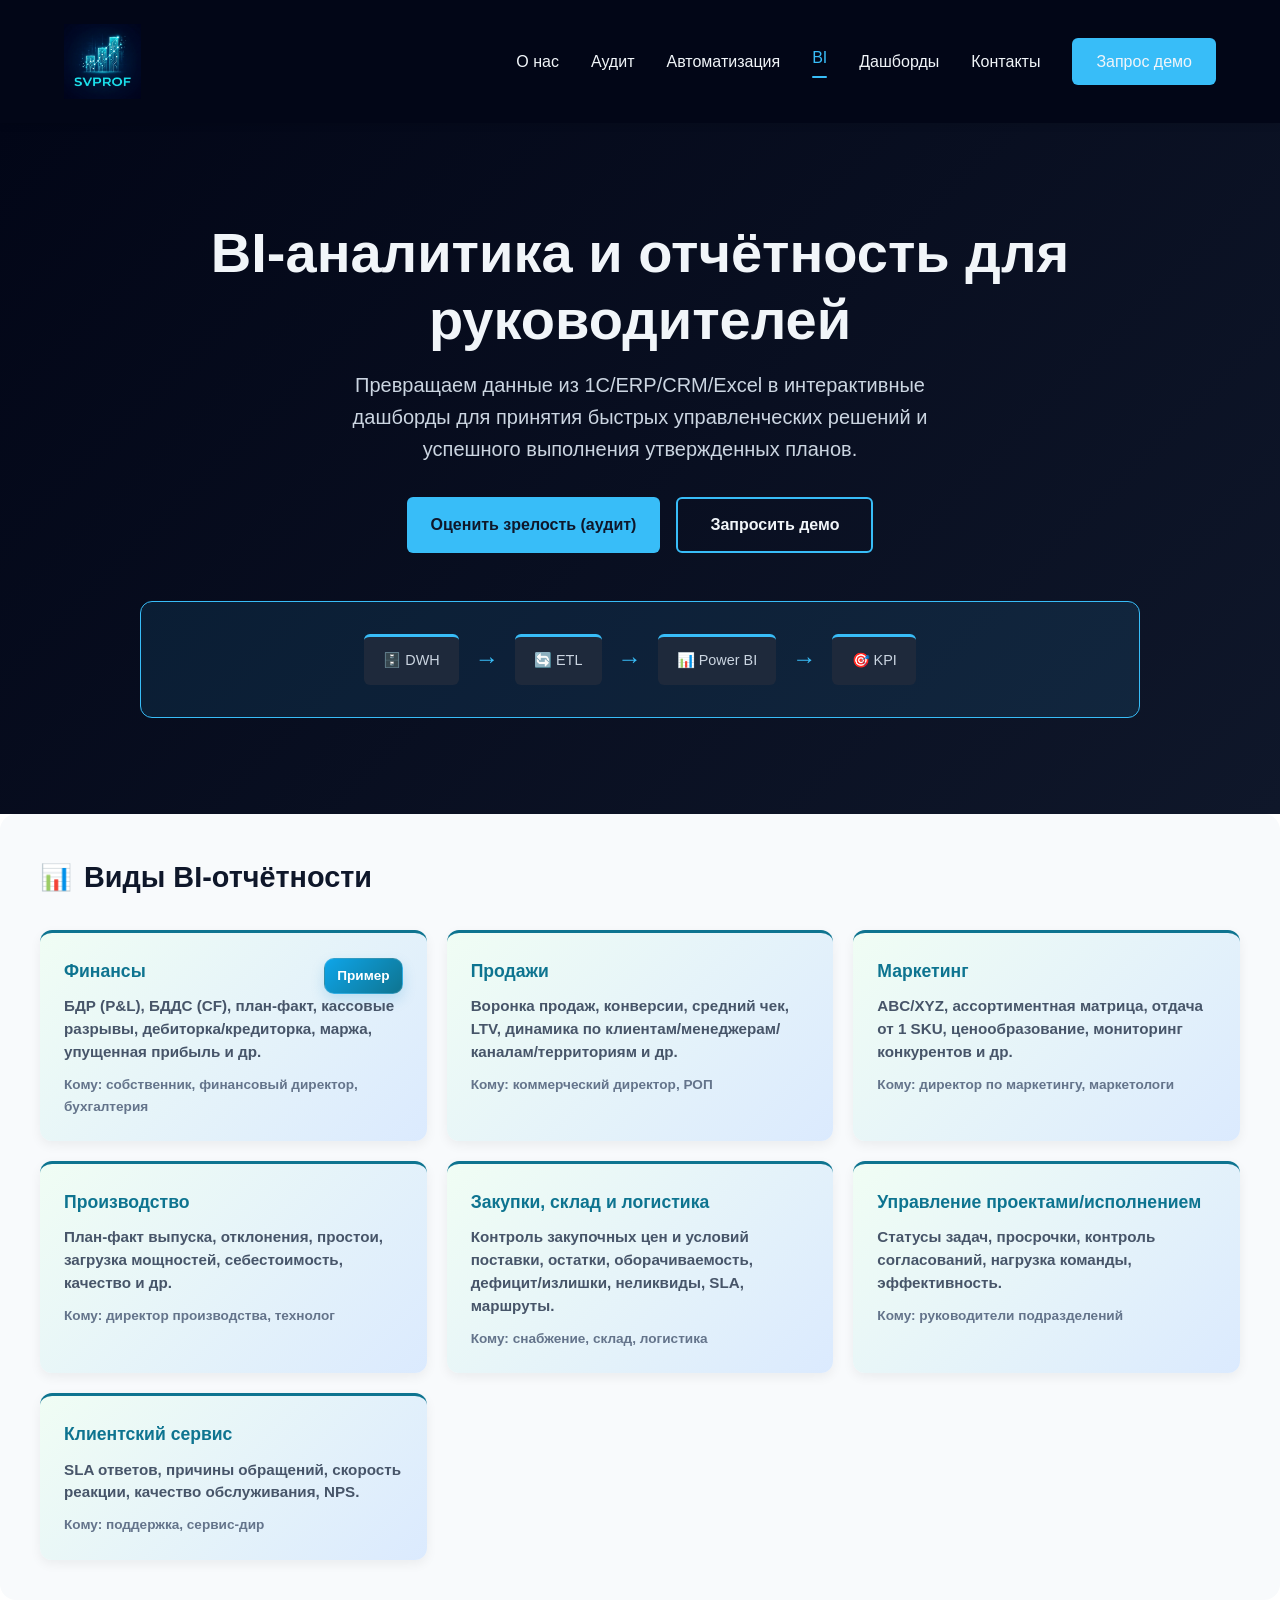
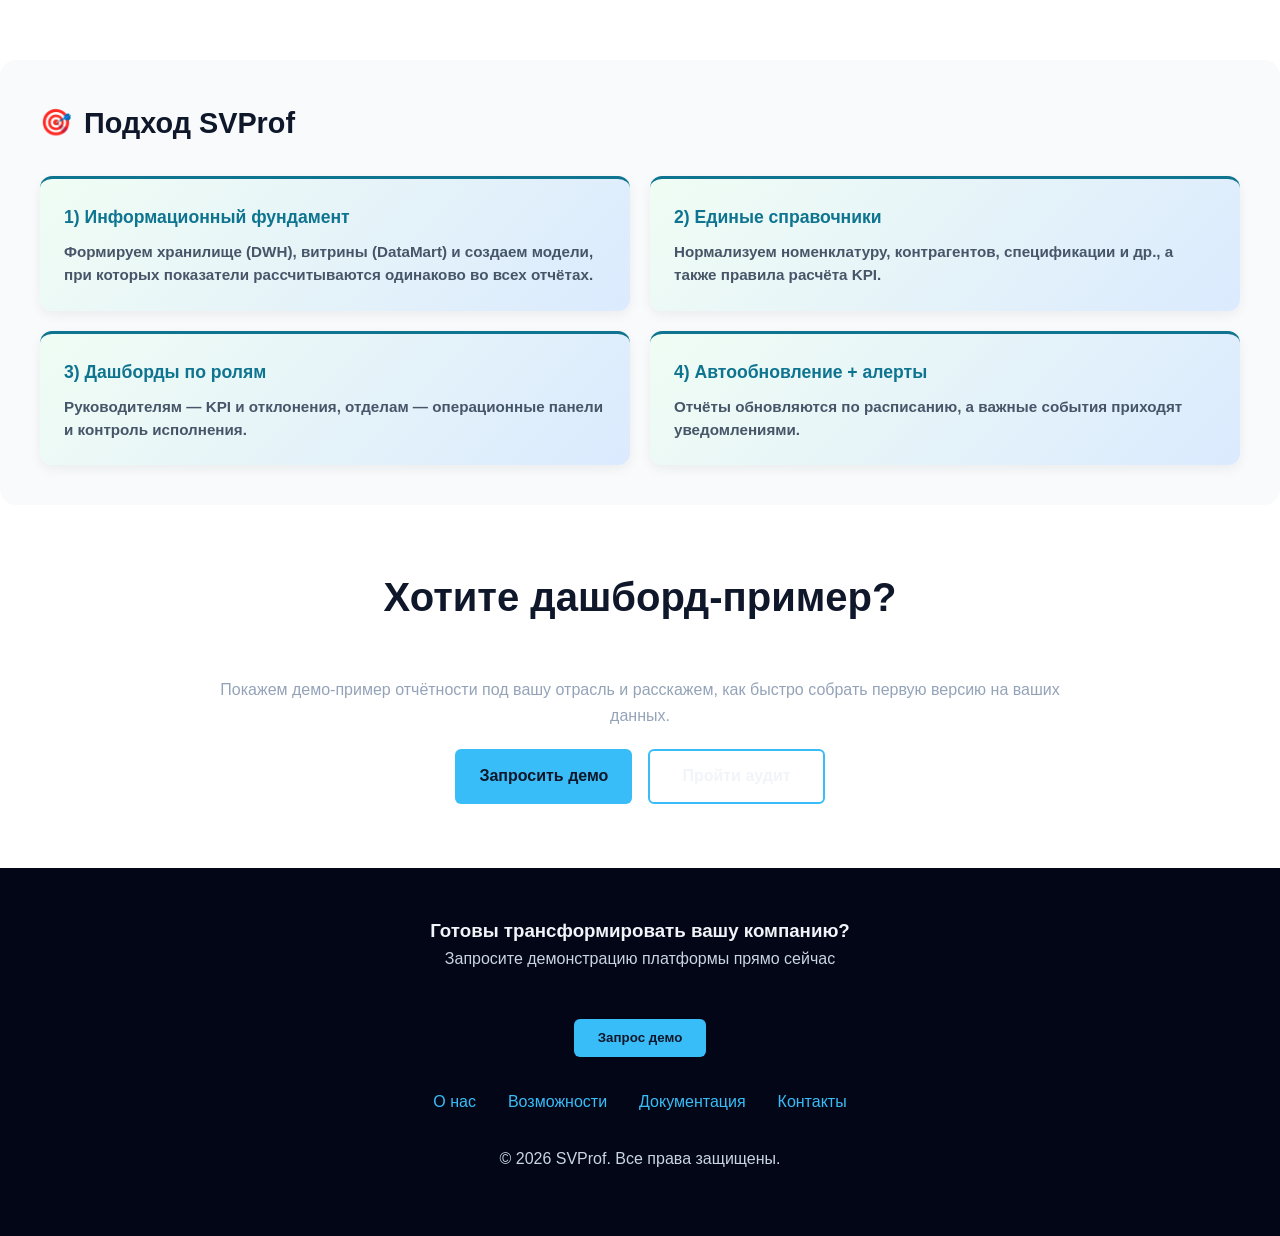
<file: bi.html>
<!DOCTYPE html>
<html lang="ru">
<head>
    <meta charset="UTF-8">
    <meta name="viewport" content="width=device-width, initial-scale=1.0">
    <title>SVProf — BI</title>
    <style>
        * {
            margin: 0;
            padding: 0;
            box-sizing: border-box;
        }

        body {
            font-family: -apple-system, BlinkMacSystemFont, 'Segoe UI', Roboto, 'Helvetica Neue', sans-serif;
            line-height: 1.6;
            color: #0f172a;
            background-color: #ffffff;
        }

        /* Navigation */
        nav {
            display: flex;
            justify-content: space-between;
            align-items: center;
            padding: 1.5rem 5%;
            background-color: #020617;
            position: sticky;
            top: 0;
            z-index: 100;
            box-shadow: 0 2px 8px rgba(0, 0, 0, 0.1);
        }

        .logo {
            font-size: 1.5rem;
            font-weight: 700;
            color: #38bdf8;
            text-decoration: none;
        }

        .nav-links {
            display: flex;
            gap: 2rem;
            list-style: none;
        }

        .nav-links a {
            color: #f1f5f9;
            text-decoration: none;
            font-weight: 500;
            transition: color 0.3s;
        }

        .nav-links a:hover {
            color: #38bdf8;
        }

        .btn-primary {
            background-color: #38bdf8;
            color: #0f172a;
            padding: 0.7rem 1.5rem;
            border: none;
            border-radius: 6px;
            font-weight: 600;
            cursor: pointer;
            transition: background-color 0.3s;
        }

        .btn-primary:hover {
            background-color: #0284c7;
        }

        /* Hero Section */
        .hero {
            background: linear-gradient(135deg, #020617 0%, #0f172a 100%);
            color: #f1f5f9;
            padding: 6rem 5%;
            text-align: center;
        }

        .hero h1 {
            font-size: 3.5rem;
            margin-bottom: 1rem;
            line-height: 1.2;
        }

        .hero .highlight {
            color: #38bdf8;
        }

        .hero p {
            font-size: 1.25rem;
            color: #cbd5e1;
            margin-bottom: 2rem;
            max-width: 600px;
            margin-left: auto;
            margin-right: auto;
        }

        .hero-buttons {
            display: flex;
            gap: 1rem;
            justify-content: center;
            margin-bottom: 3rem;
        }

        .btn-secondary {
            background-color: transparent;
            color: #f1f5f9;
            padding: 0.8rem 2rem;
            border: 2px solid #38bdf8;
            border-radius: 6px;
            font-weight: 600;
            cursor: pointer;
            transition: all 0.3s;
        }

        .btn-secondary:hover {
            background-color: #38bdf8;
            color: #0f172a;
        }

        .hero-flow {
            max-width: 1000px;
            margin: 0 auto;
            padding: 2rem;
            background-color: rgba(56, 189, 248, 0.1);
            border-radius: 12px;
            border: 1px solid #38bdf8;
        }

        .flow-steps {
            display: flex;
            align-items: center;
            justify-content: center;
            gap: 1rem;
            flex-wrap: wrap;
        }

        .flow-step {
            background-color: #1e293b;
            padding: 0.8rem 1.2rem;
            border-radius: 6px;
            font-size: 0.9rem;
            color: #cbd5e1;
            border-top: 3px solid #38bdf8;
        }

        .flow-arrow {
            color: #38bdf8;
            font-size: 1.5rem;
        }

        /* Problems Section */
        .problems {
            padding: 5rem 5%;
            background-color: #f8fafc;
        }

        .section-title {
            font-size: 2.5rem;
            text-align: center;
            margin-bottom: 3rem;
            color: #0f172a;
        }

        .section-title .accent {
            color: #f43f5e;
        }

        .problems-grid {
            display: grid;
            grid-template-columns: repeat(auto-fit, minmax(300px, 1fr));
            gap: 2rem;
            max-width: 1200px;
            margin: 0 auto;
        }

        .problem-card {
            background-color: #ffffff;
            padding: 2rem;
            border-radius: 12px;
            border-left: 4px solid #f43f5e;
            box-shadow: 0 4px 12px rgba(0, 0, 0, 0.08);
            transition: transform 0.3s, box-shadow 0.3s;
        }

        .problem-card:hover {
            transform: translateY(-4px);
            box-shadow: 0 8px 20px rgba(0, 0, 0, 0.12);
        }

        .problem-card .icon {
            font-size: 2rem;
            margin-bottom: 1rem;
        }

        .problem-card h3 {
            color: #f43f5e;
            margin-bottom: 0.5rem;
            font-size: 1.2rem;
        }

        .problem-card p {
            color: #64748b;
        }

        /* Benefits Section */
        .benefits {
            padding: 5rem 5%;
            background-color: #ffffff;
        }

        .section-title .accent-green {
            color: #10b981;
        }

        .benefits-grid {
            display: grid;
            grid-template-columns: repeat(auto-fit, minmax(280px, 1fr));
            gap: 2rem;
            max-width: 1200px;
            margin: 0 auto;
        }

        .benefit-card {
            background: linear-gradient(135deg, #f0fdf4 0%, #dbeafe 100%);
            padding: 2rem;
            border-radius: 12px;
            border-top: 3px solid #10b981;
            box-shadow: 0 4px 12px rgba(0, 0, 0, 0.05);
        }

        .benefit-card .icon {
            font-size: 2.5rem;
            margin-bottom: 1rem;
        }

        .benefit-card h3 {
            color: #10b981;
            margin-bottom: 0.5rem;
            font-size: 1.2rem;
        }

        .benefit-card p {
            color: #475569;
        }

        /* Processes Section */
        .processes {
            padding: 5rem 5%;
            background-color: #f8fafc;
        }

        .processes-grid {
            display: grid;
            grid-template-columns: repeat(auto-fit, minmax(320px, 1fr));
            gap: 2rem;
            max-width: 1400px;
            margin: 0 auto;
        }

        .process-card {
            background-color: #ffffff;
            padding: 2rem;
            border-radius: 12px;
            border-top: 4px solid #38bdf8;
            box-shadow: 0 4px 12px rgba(0, 0, 0, 0.08);
        }

        .process-card .process-icon {
            font-size: 2.5rem;
            margin-bottom: 1rem;
        }

        .process-card h3 {
            color: #0f172a;
            margin-bottom: 1rem;
            font-size: 1.3rem;
        }

        .process-list {
            list-style: none;
            padding: 0;
        }

        .process-list li {
            padding: 0.5rem 0;
            color: #64748b;
            padding-left: 1.5rem;
            position: relative;
        }

        .process-list li:before {
            content: "✓";
            position: absolute;
            left: 0;
            color: #38bdf8;
            font-weight: bold;
        }

        .process-kpi {
            margin-top: 1.5rem;
            padding-top: 1.5rem;
            border-top: 1px solid #e2e8f0;
            color: #f59e0b;
            font-weight: 600;
            font-size: 0.95rem;
        }

        /* Architecture Section */
        .architecture {
            padding: 5rem 5%;
            background: linear-gradient(135deg, #020617 0%, #0f172a 100%);
            color: #f1f5f9;
        }

        .architecture .section-title {
            color: #f1f5f9;
        }

        .architecture .section-title .accent {
            color: #38bdf8;
        }

        .arch-diagram {
            max-width: 1000px;
            margin: 0 auto;
            background-color: rgba(30, 41, 59, 0.5);
            padding: 2rem;
            border-radius: 12px;
            border: 1px solid #38bdf8;
        }

        .arch-layer {
            margin: 1.5rem 0;
            text-align: center;
        }

        .arch-items {
            display: flex;
            gap: 1rem;
            justify-content: center;
            flex-wrap: wrap;
            margin: 1rem 0;
        }

        .arch-item {
            background-color: #1e293b;
            padding: 0.8rem 1.2rem;
            border-radius: 6px;
            font-size: 0.9rem;
            border-top: 2px solid #38bdf8;
        }

        .arch-arrow {
            color: #38bdf8;
            font-size: 1.5rem;
            margin: 0.5rem 0;
        }

        /* KPI Section */
        .kpi-section {
            padding: 5rem 5%;
            background-color: #ffffff;
        }

        .kpi-grid {
            display: grid;
            grid-template-columns: repeat(auto-fit, minmax(280px, 1fr));
            gap: 1.5rem;
            max-width: 1200px;
            margin: 0 auto;
        }

        .kpi-card {
            background: linear-gradient(135deg, #1e293b 0%, #0f172a 100%);
            color: #f1f5f9;
            padding: 2rem;
            border-radius: 12px;
            border-left: 4px solid #38bdf8;
            text-align: center;
        }

        .kpi-value {
            font-size: 2rem;
            font-weight: 700;
            color: #38bdf8;
            margin-bottom: 0.5rem;
        }

        .kpi-label {
            font-size: 0.9rem;
            color: #cbd5e1;
            margin-bottom: 0.5rem;
        }

        .kpi-desc {
            font-size: 0.85rem;
            color: #94a3b8;
        }

        /* Roadmap Section */
        .roadmap {
            padding: 5rem 5%;
            background-color: #f8fafc;
        }

        .roadmap-timeline {
            max-width: 1000px;
            margin: 0 auto;
            display: flex;
            gap: 2rem;
            justify-content: center;
        }

        .roadmap-phase {
            flex: 1;
            background-color: #ffffff;
            padding: 2rem;
            border-radius: 12px;
            border-left: 4px solid #38bdf8;
            box-shadow: 0 4px 12px rgba(0, 0, 0, 0.08);
            text-align: center;
        }

        .roadmap-phase.phase-1 {
            border-left-color: #10b981;
        }

        .roadmap-phase.phase-2 {
            border-left-color: #38bdf8;
        }

        .roadmap-phase.phase-3 {
            border-left-color: #f59e0b;
        }

        .phase-title {
            font-size: 1.3rem;
            font-weight: 700;
            margin-bottom: 0.5rem;
        }

        .phase-duration {
            color: #64748b;
            font-size: 0.9rem;
            margin-bottom: 1rem;
        }

        .phase-content {
            font-size: 0.95rem;
            color: #475569;
        }

        /* Footer */
        footer {
            background-color: #020617;
            color: #f1f5f9;
            text-align: center;
            padding: 3rem 5%;
            margin-top: 4rem;
        }

        footer p {
            color: #cbd5e1;
            margin-bottom: 1rem;
        }

        .footer-links {
            display: flex;
            justify-content: center;
            gap: 2rem;
            margin-bottom: 2rem;
        }

        .footer-links a {
            color: #38bdf8;
            text-decoration: none;
            transition: color 0.3s;
        }

        .footer-links a:hover {
            color: #0284c7;
        }

        /* Responsive */
        @media (max-width: 768px) {
            .hero h1 {
                font-size: 2rem;
            }

            .section-title {
                font-size: 1.8rem;
            }

            .nav-links {
                gap: 1rem;
                font-size: 0.9rem;
            }

            .roadmap-timeline {
                flex-direction: column;
            }
        }
        @media (max-width: 600px) {
            .flow-steps {
                flex-direction: column;
            }

            .flow-arrow {
                transform: rotate(90deg);
            }
        }

    
/* Anchor offset for fixed header: keeps section titles from sticking to the top when using #links */
:root { --header-offset: 120px; }
@media (max-width: 768px) { :root { --header-offset: 96px; } }
section[id] { scroll-margin-top: var(--header-offset); }


        /* Audit Section */
        .audit {
            padding: 5rem 5%;
            background-color: #ffffff;
        }
        .audit-wrap{
            max-width: 1100px;
            margin: 0 auto;
            display: grid;
            grid-template-columns: 1.2fr 0.8fr;
            gap: 2rem;
            align-items: start;
        }
        .audit-card{
            background-color: #ffffff;
            border-radius: 12px;
            border: 1px solid #e2e8f0;
            box-shadow: 0 4px 12px rgba(0, 0, 0, 0.06);
            overflow: hidden;
        }
        .audit-head{
            padding: 1.5rem 1.5rem 1rem 1.5rem;
            background: linear-gradient(135deg, #020617 0%, #0f172a 100%);
            color: #f1f5f9;
            border-bottom: 1px solid rgba(56,189,248,0.35);
        }
        .audit-head h3{
            font-size: 1.25rem;
            margin-bottom: 0.4rem;
        }
        .audit-head p{
            color: #cbd5e1;
            font-size: 0.95rem;
            margin: 0;
        }
        .audit-body{
            padding: 1.5rem;
        }
        .audit-grid{
            display: grid;
            grid-template-columns: 1fr;
            gap: 1rem;
        }
        .q{
            display: grid;
            grid-template-columns: 1fr 220px;
            gap: 1rem;
            padding: 0.9rem;
            border-radius: 10px;
            border: 1px solid #e2e8f0;
            background: #f8fafc;
        }
        .q-title{
            font-weight: 600;
            color: #0f172a;
            font-size: 0.95rem;
        }
        .q-hint{
            color: #64748b;
            font-size: 0.85rem;
            margin-top: 0.25rem;
        }
        .q select{
            width: 100%;
            padding: 0.65rem 0.75rem;
            border-radius: 8px;
            border: 1px solid #cbd5e1;
            background: #ffffff;
            color: #0f172a;
            font-weight: 600;
        }
        .audit-actions{
            display:flex;
            gap: 0.75rem;
            flex-wrap: wrap;
            margin-top: 1rem;
        }
        .btn-ghost{
            background: transparent;
            color: #0f172a;
            padding: 0.7rem 1.2rem;
            border: 1px solid #cbd5e1;
            border-radius: 6px;
            font-weight: 700;
            cursor: pointer;
            transition: all 0.3s;
        }
        .btn-ghost:hover{
            border-color: #38bdf8;
            box-shadow: 0 2px 8px rgba(56,189,248,0.2);
        }
        .audit-side{
            display: grid;
            gap: 1rem;
            position: sticky;
            top: calc(var(--header-offset) + 10px);
        }
        .score-card{
            background: linear-gradient(135deg, #1e293b 0%, #0f172a 100%);
            color: #f1f5f9;
            padding: 1.5rem;
            border-radius: 12px;
            border: 1px solid rgba(56,189,248,0.35);
            box-shadow: 0 4px 12px rgba(0, 0, 0, 0.10);
        }
        .score-top{
            display:flex;
            justify-content: space-between;
            gap: 1rem;
            align-items: center;
        }
        .badge{
            display:inline-flex;
            align-items:center;
            gap:0.5rem;
            padding: 0.35rem 0.65rem;
            border-radius: 999px;
            font-size: 0.85rem;
            font-weight: 800;
            background: rgba(56,189,248,0.18);
            border: 1px solid rgba(56,189,248,0.35);
            color: #e2e8f0;
            white-space: nowrap;
        }
        .progress{
            margin-top: 1rem;
            background: rgba(148,163,184,0.2);
            border-radius: 999px;
            overflow: hidden;
            height: 10px;
            border: 1px solid rgba(148,163,184,0.25);
        }
        .progress > div{
            height: 100%;
            width: 0%;
            background: #38bdf8;
            transition: width 0.2s;
        }
        .score-main{
            font-size: 2.2rem;
            font-weight: 900;
            color: #38bdf8;
            margin-top: 0.7rem;
        }
        .score-sub{
            color: #cbd5e1;
            font-size: 0.95rem;
            margin-top: 0.25rem;
        }
        .result-card{
            background-color: #ffffff;
            border-radius: 12px;
            border: 1px solid #e2e8f0;
            padding: 1.25rem 1.5rem;
            box-shadow: 0 4px 12px rgba(0, 0, 0, 0.06);
        }
        .result-card h4{
            font-size: 1.1rem;
            margin-bottom: 0.5rem;
            color: #0f172a;
        }
        .pill{
            display:inline-block;
            padding: 0.25rem 0.55rem;
            border-radius: 999px;
            font-size: 0.82rem;
            font-weight: 800;
            background: #f1f5f9;
            border: 1px solid #e2e8f0;
            color: #0f172a;
            margin-right: 0.4rem;
            margin-top: 0.25rem;
        }
        .muted{
            color:#64748b;
            font-size: 0.92rem;
        }
        .small{
            font-size: 0.85rem;
            color: #94a3b8;
        }

        @media (max-width: 980px) {
            .audit-wrap{ grid-template-columns: 1fr; }
            .audit-side{ position: static; }
            .q{ grid-template-columns: 1fr; }
        }


        /* Multi-page nav dropdown */
        .nav-links .dropdown { position: relative; }
        .nav-links .dropdown-menu{
            display:none;
            position:absolute;
            top: 100%;
            left: 0;
            background: rgba(15, 23, 42, 0.98);
            border: 1px solid rgba(56,189,248,0.25);
            border-radius: 12px;
            padding: 0.6rem;
            min-width: 220px;
            box-shadow: 0 12px 30px rgba(0,0,0,0.25);
            z-index: 999;
        }
        .nav-links .dropdown-menu li{ margin: 0; }
        .nav-links .dropdown-menu a{
            display:block;
            padding: 0.55rem 0.75rem;
            border-radius: 10px;
            color: #e2e8f0;
            text-decoration: none;
            font-weight: 700;
            white-space: nowrap;
        }
        .nav-links .dropdown-menu a:hover{
            background: rgba(56,189,248,0.14);
            color: #ffffff;
        }
        .nav-links .dropdown:hover .dropdown-menu{ display:block; }

        /* Allow button style on <a> */
        a.btn-primary, a.btn-secondary{
            display: inline-flex;
            align-items: center;
            justify-content: center;
            text-decoration: none;
        }


        /* Active nav item */
        .nav-links a.active{
            color: #38bdf8 !important;
        }
        .nav-links a.active::after{
            content: "";
            display: block;
            height: 2px;
            background: #38bdf8;
            margin-top: 6px;
            border-radius: 999px;
        }
        .nav-links .dropdown > a.active{
            color: #38bdf8 !important;
        }


        /* Align nav items to the right (like earlier version) */
        nav { justify-content: flex-start; }
        .nav-links { margin-left: auto; }


        /* Force nav links to the right (override any centering) */
        nav { display:flex; align-items:center; justify-content:flex-start; gap: 1.5rem; }
        .nav-links { margin-left:auto !important; display:flex; align-items:center; gap: 2rem; }


/* =========================================================
   SVPROF: unified card sections (match About page sections)
   Applies only to BI blocks: "Виды BI-отчётности" + "Подход SVProf"
========================================================= */
.svf-content-section{
  background: #f8fafc;
  border-radius: 16px;
  padding: 40px;
  max-width: 1400px;
  margin: 0 auto 60px auto;
}
@media (max-width: 768px){
  .svf-content-section{ padding: 30px 20px; }
}

.svf-section-title{
  font-size: 1.8rem;
  margin-bottom: 30px;
  color: #0f172a;
  display: flex;
  align-items: center;
  gap: 12px;
}
.svf-section-title-icon{
  font-size: 1.6rem;
}

.svf-cards-grid{
  display: grid;
  grid-template-columns: repeat(2, 1fr);
  gap: 20px;
}
.svf-benefits-grid{
  display: grid;
  grid-template-columns: repeat(3, 1fr);
  gap: 20px;
}
@media (max-width: 1024px){
  .svf-benefits-grid{ grid-template-columns: repeat(2, 1fr); }
}
@media (max-width: 768px){
  .svf-cards-grid, .svf-benefits-grid{ grid-template-columns: 1fr; }
}

.svf-card{
  background: linear-gradient(135deg, #f0fdf4 0%, #dbeafe 100%);
  border-radius: 12px;
  padding: 24px;
  border-top: 3px solid #0e7490;
  box-shadow: 0 4px 12px rgba(0, 0, 0, 0.06);
  transition: transform 0.2s, box-shadow 0.2s;
}
.svf-card:hover{
  transform: translateY(-4px);
  box-shadow: 0 8px 24px rgba(0, 0, 0, 0.10);
}
.svf-card h3{
  font-size: 1.1rem;
  margin-bottom: 10px;
  color: #0e7490;
}
.svf-card p{
  color: #475569;
  font-size: 0.95rem;
  line-height: 1.5;
  font-weight: 600;
}
.svf-small{
  margin-top: 10px;
  color: #64748b;
  font-size: 0.85rem;
  font-weight: 600;
}


/* --- BI: "Пример" mini button inside card title --- */
.svf-card-header{
  display: flex;
  align-items: center;
  justify-content: space-between;
  gap: 12px;
}
.svf-mini-btn{
  display: inline-flex;
  align-items: center;
  justify-content: center;
  padding: 6px 12px;
  border-radius: 10px;
  font-size: 0.85rem;
  font-weight: 700;
  text-decoration: none;
  color: #ffffff;
  background: linear-gradient(135deg, #0ea5e9 0%, #0e7490 100%);
  border: 1px solid rgba(255,255,255,0.15);
  box-shadow: 0 6px 14px rgba(2, 132, 199, 0.18);
  white-space: nowrap;
  transition: transform 0.2s, box-shadow 0.2s, filter 0.2s;
}
.svf-mini-btn:hover{
  transform: translateY(-1px);
  box-shadow: 0 10px 22px rgba(2, 132, 199, 0.26);
  filter: brightness(1.02);
}
.svf-mini-btn:active{
  transform: translateY(0px);
}

</style>
    <!-- Favicon -->
    <link rel="icon" href="favicon.ico" sizes="any">
    <link rel="icon" type="image/png" sizes="32x32" href="favicon-32x32.png">
    <link rel="icon" type="image/png" sizes="16x16" href="favicon-16x16.png">
    <link rel="apple-touch-icon" sizes="180x180" href="apple-touch-icon.png">


    <!-- Cloudflare Web Analytics -->
    <script defer src="https://static.cloudflareinsights.com/beacon.min.js"
        data-cf-beacon='{"token":"69012921eb0d444dba63e1991c236ef8"}'></script>


    <link rel="shortcut icon" href="/favicon.ico">
    <link rel="icon" type="image/x-icon" href="/favicon.ico">
    <link rel="icon" type="image/png" sizes="32x32" href="/favicon-32x32.png">
    <link rel="icon" type="image/png" sizes="16x16" href="/favicon-16x16.png">
    <link rel="apple-touch-icon" href="/apple-touch-icon.png">

</head>

<body>

    <nav>
        <a href="about.html" class="logo"><img src="svprof_logo.png" alt="SVPROF" style="height: 75px; object-fit: contain; display: block;"></a>
        <ul class="nav-links">
            <li><a href="about.html">О нас</a></li>
            <li><a href="automation/audit.html">Аудит</a></li>
            <li><a href="automation/index.html">Автоматизация</a></li>
            <li><a href="bi.html" class="active">BI</a></li>
            <li><a href="/dashboard/">Дашборды</a></li>
            <li><a href="contacts.html">Контакты</a></li>
            <li><a class="btn-primary" href="contacts.html">Запрос демо</a></li>
        </ul>
    </nav>

<section class="hero">
    <h1>BI‑аналитика и отчётность для руководителей</h1>
    <p>Превращаем данные из 1С/ERP/CRM/Excel в интерактивные дашборды для принятия быстрых управленческих решений и успешного выполнения утвержденных планов.</p>
    <div class="hero-buttons">
        <a class="btn-primary" href="automation/audit.html">Оценить зрелость (аудит)</a>
        <a class="btn-secondary" href="contacts.html">Запросить демо</a>
    </div>
    <div class="hero-flow">
        <div class="flow-steps">
            <div class="flow-step">🗄️ DWH</div>
            <div class="flow-arrow">→</div>
            <div class="flow-step">🔄 ETL</div>
            <div class="flow-arrow">→</div>
            <div class="flow-step">📊 Power BI</div>
            <div class="flow-arrow">→</div>
            <div class="flow-step">🎯 KPI</div>
        </div>
    </div>
</section>

<section class="svf-content-section" id="bi-types">
  <h2 class="svf-section-title">
    <span class="svf-section-title-icon">📊</span>
    Виды BI-отчётности
  </h2>

  <div class="svf-benefits-grid">
    <div class="svf-card">
      <div class="svf-card-header"><h3>Финансы</h3><a class="svf-mini-btn" href="/dashboard/">Пример</a></div>
      <p>БДР (P&amp;L), БДДС (CF), план‑факт, кассовые разрывы, дебиторка/кредиторка, маржа, упущенная прибыль и др.</p>
      <div class="svf-small">Кому: собственник, финансовый директор, бухгалтерия</div>
    </div>

    <div class="svf-card">
      <h3>Продажи</h3>
      <p>Воронка продаж, конверсии, средний чек, LTV, динамика по клиентам/менеджерам/каналам/территориям и др.</p>
      <div class="svf-small">Кому: коммерческий директор, РОП</div>
    </div>

    <div class="svf-card">
      <h3>Маркетинг</h3>
      <p>ABC/XYZ, ассортиментная матрица, отдача от 1 SKU, ценообразование, мониторинг конкурентов и др.</p>
      <div class="svf-small">Кому: директор по маркетингу, маркетологи</div>
    </div>

    <div class="svf-card">
      <h3>Производство</h3>
      <p>План‑факт выпуска, отклонения, простои, загрузка мощностей, себестоимость, качество и др.</p>
      <div class="svf-small">Кому: директор производства, технолог</div>
    </div>

    <div class="svf-card">
      <h3>Закупки, склад и логистика</h3>
      <p>Контроль закупочных цен и условий поставки, остатки, оборачиваемость, дефицит/излишки, неликвиды, SLA, маршруты.</p>
      <div class="svf-small">Кому: снабжение, склад, логистика</div>
    </div>

    <div class="svf-card">
      <h3>Управление проектами/исполнением</h3>
      <p>Статусы задач, просрочки, контроль согласований, нагрузка команды, эффективность.</p>
      <div class="svf-small">Кому: руководители подразделений</div>
    </div>

    <div class="svf-card">
      <h3>Клиентский сервис</h3>
      <p>SLA ответов, причины обращений, скорость реакции, качество обслуживания, NPS.</p>
      <div class="svf-small">Кому: поддержка, сервис‑дир</div>
    </div>
  </div>
</section>


<section class="svf-content-section" id="bi-approach">
  <h2 class="svf-section-title">
    <span class="svf-section-title-icon">🎯</span>
    Подход SVProf
  </h2>

  <div class="svf-cards-grid">
    <div class="svf-card">
      <h3>1) Информационный фундамент</h3>
      <p>Формируем хранилище (DWH), витрины (DataMart) и создаем модели, при которых показатели рассчитываются одинаково во всех отчётах.</p>
    </div>

    <div class="svf-card">
      <h3>2) Единые справочники</h3>
      <p>Нормализуем номенклатуру, контрагентов, спецификации и др., а также правила расчёта KPI.</p>
    </div>

    <div class="svf-card">
      <h3>3) Дашборды по ролям</h3>
      <p>Руководителям — KPI и отклонения, отделам — операционные панели и контроль исполнения.</p>
    </div>

    <div class="svf-card">
      <h3>4) Автообновление + алерты</h3>
      <p>Отчёты обновляются по расписанию, а важные события приходят уведомлениями.</p>
    </div>
  </div>
</section>


<section class="cta" id="bi-cta">
    <h2 class="section-title">Хотите дашборд‑пример?</h2>
    <p style="max-width: 900px; margin: 0 auto; text-align:center; color:#94a3b8;">
        Покажем демо‑пример отчётности под вашу отрасль и расскажем, как быстро собрать первую версию на ваших данных.
    </p>
    <div class="hero-buttons" style="justify-content:center; margin-top: 1.25rem;">
        <a class="btn-primary" href="contacts.html">Запросить демо</a>
        <a class="btn-secondary" href="automation/audit.html">Пройти аудит</a>
    </div>
</section>
<footer>
        <h3>Готовы трансформировать вашу компанию?</h3>
        <p>Запросите демонстрацию платформы прямо сейчас</p>
        <button class="btn-primary" style="margin: 2rem 0;" data-scroll="#contacts">Запрос демо</button>
        <div class="footer-links">
            <a href="#">О нас</a>
            <a href="#">Возможности</a>
            <a href="#">Документация</a>
            <a href="#contacts">Контакты</a>
        </div>
        <p>&copy; 2026 SVProf. Все права защищены.</p>
    </footer>
</body>
</html>
</file>
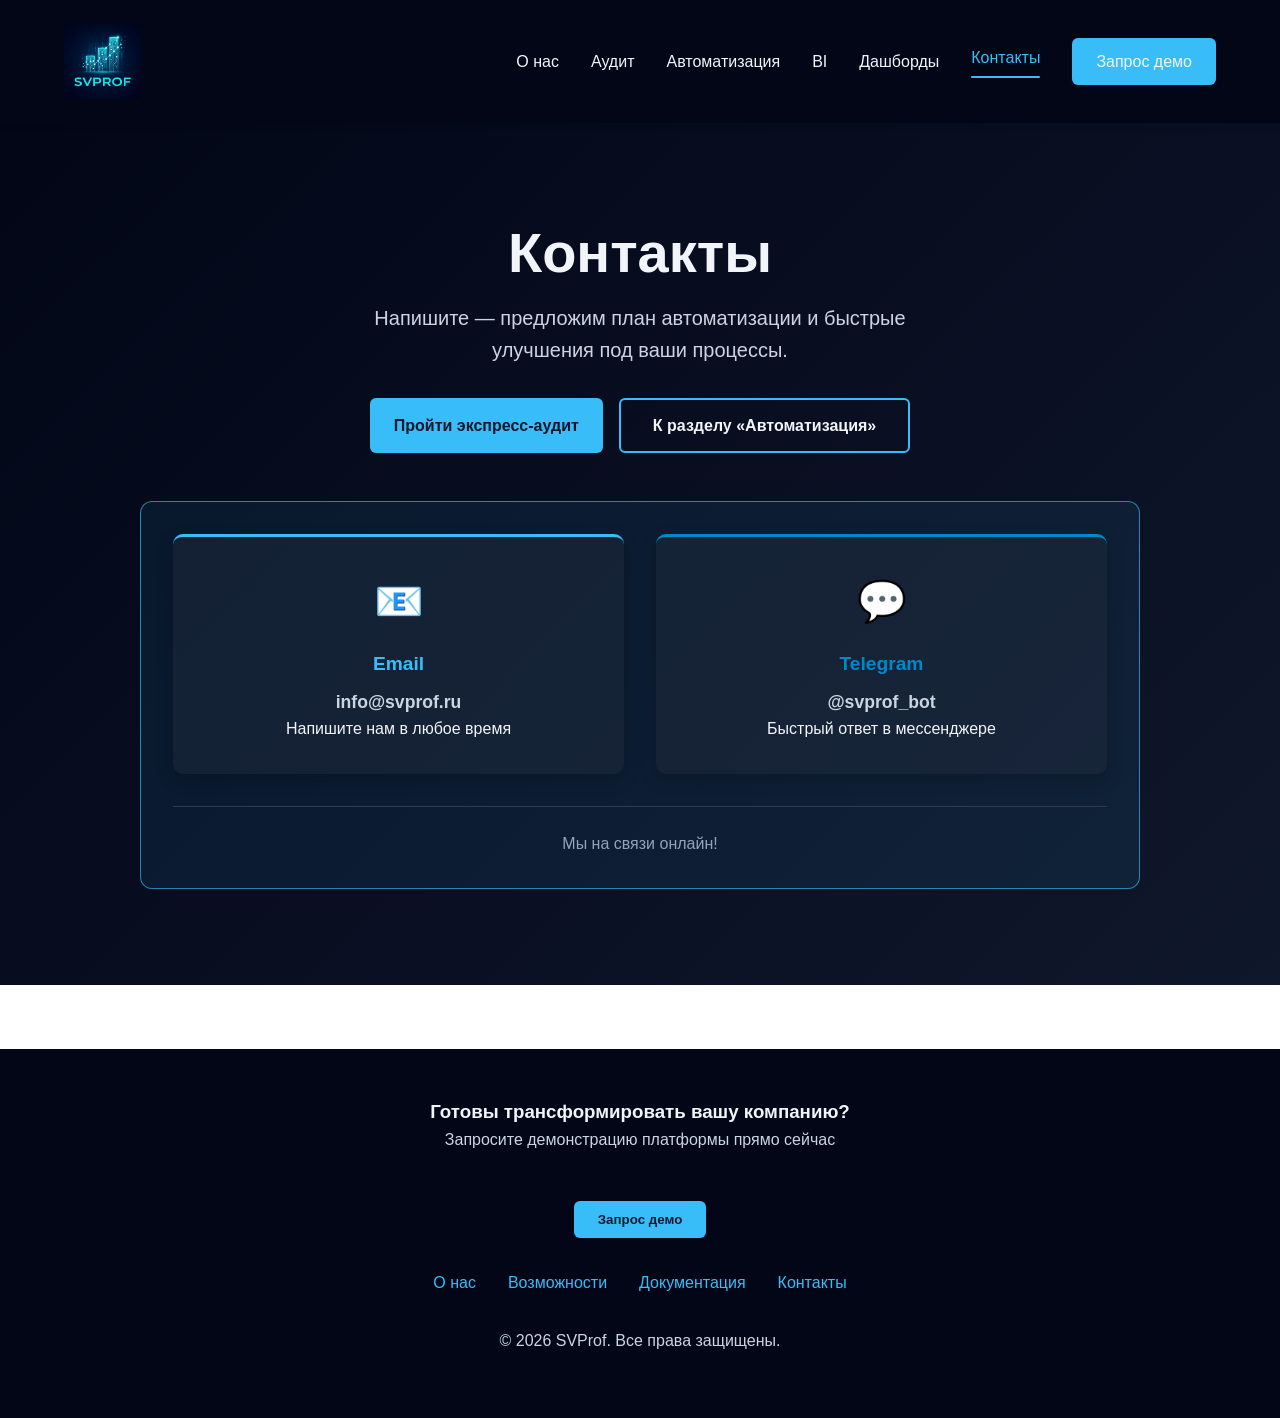
<file: contacts.html>
<!DOCTYPE html>
<html lang="ru">
<head>
    <meta charset="UTF-8">
    <meta name="viewport" content="width=device-width, initial-scale=1.0">
    <title>SVProf — Контакты</title>
    <style>
        * {
            margin: 0;
            padding: 0;
            box-sizing: border-box;
        }

        body {
            font-family: -apple-system, BlinkMacSystemFont, 'Segoe UI', Roboto, 'Helvetica Neue', sans-serif;
            line-height: 1.6;
            color: #0f172a;
            background-color: #ffffff;
        }

        /* Navigation */
        nav {
            display: flex;
            justify-content: space-between;
            align-items: center;
            padding: 1.5rem 5%;
            background-color: #020617;
            position: sticky;
            top: 0;
            z-index: 100;
            box-shadow: 0 2px 8px rgba(0, 0, 0, 0.1);
        }

        .logo {
            font-size: 1.5rem;
            font-weight: 700;
            color: #38bdf8;
            text-decoration: none;
        }

        .nav-links {
            display: flex;
            gap: 2rem;
            list-style: none;
        }

        .nav-links a {
            color: #f1f5f9;
            text-decoration: none;
            font-weight: 500;
            transition: color 0.3s;
        }

        .nav-links a:hover {
            color: #38bdf8;
        }

        .btn-primary {
            background-color: #38bdf8;
            color: #0f172a;
            padding: 0.7rem 1.5rem;
            border: none;
            border-radius: 6px;
            font-weight: 600;
            cursor: pointer;
            transition: background-color 0.3s;
        }

        .btn-primary:hover {
            background-color: #0284c7;
        }

        /* Hero Section */
        .hero {
            background: linear-gradient(135deg, #020617 0%, #0f172a 100%);
            color: #f1f5f9;
            padding: 6rem 5%;
            text-align: center;
        }

        .hero h1 {
            font-size: 3.5rem;
            margin-bottom: 1rem;
            line-height: 1.2;
        }

        .hero .highlight {
            color: #38bdf8;
        }

        .hero p {
            font-size: 1.25rem;
            color: #cbd5e1;
            margin-bottom: 2rem;
            max-width: 600px;
            margin-left: auto;
            margin-right: auto;
        }

        .hero-buttons {
            display: flex;
            gap: 1rem;
            justify-content: center;
            margin-bottom: 3rem;
        }

        .btn-secondary {
            background-color: transparent;
            color: #f1f5f9;
            padding: 0.8rem 2rem;
            border: 2px solid #38bdf8;
            border-radius: 6px;
            font-weight: 600;
            cursor: pointer;
            transition: all 0.3s;
        }

        .btn-secondary:hover {
            background-color: #38bdf8;
            color: #0f172a;
        }

        .hero-flow {
            max-width: 1000px;
            margin: 0 auto;
            padding: 2rem;
            background-color: rgba(56, 189, 248, 0.1);
            border-radius: 12px;
            border: 1px solid #38bdf8;
        }

        .flow-steps {
            display: flex;
            align-items: center;
            justify-content: center;
            gap: 1rem;
            flex-wrap: wrap;
        }

        .flow-step {
            background-color: #1e293b;
            padding: 0.8rem 1.2rem;
            border-radius: 6px;
            font-size: 0.9rem;
            color: #cbd5e1;
            border-top: 3px solid #38bdf8;
        }

        .flow-arrow {
            color: #38bdf8;
            font-size: 1.5rem;
        }

        

        /* Contacts cards inside hero (replaces the old flow diagram) */
        .hero-contacts{
            max-width: 1000px;
            margin: 0 auto;
            padding: 2rem;
            background-color: rgba(56, 189, 248, 0.08);
            border-radius: 12px;
            border: 1px solid rgba(56, 189, 248, 0.65);
        }
        .contact-cards{
            display: grid;
            grid-template-columns: repeat(auto-fit, minmax(280px, 1fr));
            gap: 2rem;
        }
        .contact-card{
            text-align: center;
            padding: 2rem;
            border-radius: 10px;
            background-color: rgba(30, 41, 59, 0.55);
            border-top: 3px solid #38bdf8;
            box-shadow: 0 6px 18px rgba(0, 0, 0, 0.18);
        }
        .contact-card.tg{
            border-top-color: #0088cc;
        }
        .contact-icon{
            font-size: 2.5rem;
            margin-bottom: 1rem;
        }
        .contact-title{
            color: #38bdf8;
            margin-bottom: 0.5rem;
            font-size: 1.2rem;
            font-weight: 700;
        }
        .contact-card.tg .contact-title{
            color: #0088cc;
        }
        .contact-link{
            display: inline-block;
            color: #cbd5e1;
            text-decoration: none;
            font-size: 1.1rem;
            font-weight: 600;
            transition: color 0.25s ease;
        }
        .contact-link:hover{
            color: #38bdf8;
        }
        .contacts-footnote{
            text-align: center;
            color: #94a3b8;
            margin-top: 2rem;
            padding-top: 1.5rem;
            border-top: 1px solid rgba(51, 65, 85, 0.9);
        }
/* Problems Section */
        .problems {
            padding: 5rem 5%;
            background-color: #f8fafc;
        }

        .section-title {
            font-size: 2.5rem;
            text-align: center;
            margin-bottom: 3rem;
            color: #0f172a;
        }

        .section-title .accent {
            color: #f43f5e;
        }

        .problems-grid {
            display: grid;
            grid-template-columns: repeat(auto-fit, minmax(300px, 1fr));
            gap: 2rem;
            max-width: 1200px;
            margin: 0 auto;
        }

        .problem-card {
            background-color: #ffffff;
            padding: 2rem;
            border-radius: 12px;
            border-left: 4px solid #f43f5e;
            box-shadow: 0 4px 12px rgba(0, 0, 0, 0.08);
            transition: transform 0.3s, box-shadow 0.3s;
        }

        .problem-card:hover {
            transform: translateY(-4px);
            box-shadow: 0 8px 20px rgba(0, 0, 0, 0.12);
        }

        .problem-card .icon {
            font-size: 2rem;
            margin-bottom: 1rem;
        }

        .problem-card h3 {
            color: #f43f5e;
            margin-bottom: 0.5rem;
            font-size: 1.2rem;
        }

        .problem-card p {
            color: #64748b;
        }

        /* Benefits Section */
        .benefits {
            padding: 5rem 5%;
            background-color: #ffffff;
        }

        .section-title .accent-green {
            color: #10b981;
        }

        .benefits-grid {
            display: grid;
            grid-template-columns: repeat(auto-fit, minmax(280px, 1fr));
            gap: 2rem;
            max-width: 1200px;
            margin: 0 auto;
        }

        .benefit-card {
            background: linear-gradient(135deg, #f0fdf4 0%, #dbeafe 100%);
            padding: 2rem;
            border-radius: 12px;
            border-top: 3px solid #10b981;
            box-shadow: 0 4px 12px rgba(0, 0, 0, 0.05);
        }

        .benefit-card .icon {
            font-size: 2.5rem;
            margin-bottom: 1rem;
        }

        .benefit-card h3 {
            color: #10b981;
            margin-bottom: 0.5rem;
            font-size: 1.2rem;
        }

        .benefit-card p {
            color: #475569;
        }

        /* Processes Section */
        .processes {
            padding: 5rem 5%;
            background-color: #f8fafc;
        }

        .processes-grid {
            display: grid;
            grid-template-columns: repeat(auto-fit, minmax(320px, 1fr));
            gap: 2rem;
            max-width: 1400px;
            margin: 0 auto;
        }

        .process-card {
            background-color: #ffffff;
            padding: 2rem;
            border-radius: 12px;
            border-top: 4px solid #38bdf8;
            box-shadow: 0 4px 12px rgba(0, 0, 0, 0.08);
        }

        .process-card .process-icon {
            font-size: 2.5rem;
            margin-bottom: 1rem;
        }

        .process-card h3 {
            color: #0f172a;
            margin-bottom: 1rem;
            font-size: 1.3rem;
        }

        .process-list {
            list-style: none;
            padding: 0;
        }

        .process-list li {
            padding: 0.5rem 0;
            color: #64748b;
            padding-left: 1.5rem;
            position: relative;
        }

        .process-list li:before {
            content: "✓";
            position: absolute;
            left: 0;
            color: #38bdf8;
            font-weight: bold;
        }

        .process-kpi {
            margin-top: 1.5rem;
            padding-top: 1.5rem;
            border-top: 1px solid #e2e8f0;
            color: #f59e0b;
            font-weight: 600;
            font-size: 0.95rem;
        }

        /* Architecture Section */
        .architecture {
            padding: 5rem 5%;
            background: linear-gradient(135deg, #020617 0%, #0f172a 100%);
            color: #f1f5f9;
        }

        .architecture .section-title {
            color: #f1f5f9;
        }

        .architecture .section-title .accent {
            color: #38bdf8;
        }

        .arch-diagram {
            max-width: 1000px;
            margin: 0 auto;
            background-color: rgba(30, 41, 59, 0.5);
            padding: 2rem;
            border-radius: 12px;
            border: 1px solid #38bdf8;
        }

        .arch-layer {
            margin: 1.5rem 0;
            text-align: center;
        }

        .arch-items {
            display: flex;
            gap: 1rem;
            justify-content: center;
            flex-wrap: wrap;
            margin: 1rem 0;
        }

        .arch-item {
            background-color: #1e293b;
            padding: 0.8rem 1.2rem;
            border-radius: 6px;
            font-size: 0.9rem;
            border-top: 2px solid #38bdf8;
        }

        .arch-arrow {
            color: #38bdf8;
            font-size: 1.5rem;
            margin: 0.5rem 0;
        }

        /* KPI Section */
        .kpi-section {
            padding: 5rem 5%;
            background-color: #ffffff;
        }

        .kpi-grid {
            display: grid;
            grid-template-columns: repeat(auto-fit, minmax(280px, 1fr));
            gap: 1.5rem;
            max-width: 1200px;
            margin: 0 auto;
        }

        .kpi-card {
            background: linear-gradient(135deg, #1e293b 0%, #0f172a 100%);
            color: #f1f5f9;
            padding: 2rem;
            border-radius: 12px;
            border-left: 4px solid #38bdf8;
            text-align: center;
        }

        .kpi-value {
            font-size: 2rem;
            font-weight: 700;
            color: #38bdf8;
            margin-bottom: 0.5rem;
        }

        .kpi-label {
            font-size: 0.9rem;
            color: #cbd5e1;
            margin-bottom: 0.5rem;
        }

        .kpi-desc {
            font-size: 0.85rem;
            color: #94a3b8;
        }

        /* Roadmap Section */
        .roadmap {
            padding: 5rem 5%;
            background-color: #f8fafc;
        }

        .roadmap-timeline {
            max-width: 1000px;
            margin: 0 auto;
            display: flex;
            gap: 2rem;
            justify-content: center;
        }

        .roadmap-phase {
            flex: 1;
            background-color: #ffffff;
            padding: 2rem;
            border-radius: 12px;
            border-left: 4px solid #38bdf8;
            box-shadow: 0 4px 12px rgba(0, 0, 0, 0.08);
            text-align: center;
        }

        .roadmap-phase.phase-1 {
            border-left-color: #10b981;
        }

        .roadmap-phase.phase-2 {
            border-left-color: #38bdf8;
        }

        .roadmap-phase.phase-3 {
            border-left-color: #f59e0b;
        }

        .phase-title {
            font-size: 1.3rem;
            font-weight: 700;
            margin-bottom: 0.5rem;
        }

        .phase-duration {
            color: #64748b;
            font-size: 0.9rem;
            margin-bottom: 1rem;
        }

        .phase-content {
            font-size: 0.95rem;
            color: #475569;
        }

        /* Footer */
        footer {
            background-color: #020617;
            color: #f1f5f9;
            text-align: center;
            padding: 3rem 5%;
            margin-top: 4rem;
        }

        footer p {
            color: #cbd5e1;
            margin-bottom: 1rem;
        }

        .footer-links {
            display: flex;
            justify-content: center;
            gap: 2rem;
            margin-bottom: 2rem;
        }

        .footer-links a {
            color: #38bdf8;
            text-decoration: none;
            transition: color 0.3s;
        }

        .footer-links a:hover {
            color: #0284c7;
        }

        /* Responsive */
        @media (max-width: 768px) {
            .hero h1 {
                font-size: 2rem;
            }

            .section-title {
                font-size: 1.8rem;
            }

            .nav-links {
                gap: 1rem;
                font-size: 0.9rem;
            }

            .roadmap-timeline {
                flex-direction: column;
            }

            .flow-steps {
                flex-direction: column;
            }

            .flow-arrow {
                transform: rotate(90deg);
            }
        }
    
/* Anchor offset for fixed header: keeps section titles from sticking to the top when using #links */
:root { --header-offset: 120px; }
@media (max-width: 768px) { :root { --header-offset: 96px; } }
section[id] { scroll-margin-top: var(--header-offset); }


        /* Audit Section */
        .audit {
            padding: 5rem 5%;
            background-color: #ffffff;
        }
        .audit-wrap{
            max-width: 1100px;
            margin: 0 auto;
            display: grid;
            grid-template-columns: 1.2fr 0.8fr;
            gap: 2rem;
            align-items: start;
        }
        .audit-card{
            background-color: #ffffff;
            border-radius: 12px;
            border: 1px solid #e2e8f0;
            box-shadow: 0 4px 12px rgba(0, 0, 0, 0.06);
            overflow: hidden;
        }
        .audit-head{
            padding: 1.5rem 1.5rem 1rem 1.5rem;
            background: linear-gradient(135deg, #020617 0%, #0f172a 100%);
            color: #f1f5f9;
            border-bottom: 1px solid rgba(56,189,248,0.35);
        }
        .audit-head h3{
            font-size: 1.25rem;
            margin-bottom: 0.4rem;
        }
        .audit-head p{
            color: #cbd5e1;
            font-size: 0.95rem;
            margin: 0;
        }
        .audit-body{
            padding: 1.5rem;
        }
        .audit-grid{
            display: grid;
            grid-template-columns: 1fr;
            gap: 1rem;
        }
        .q{
            display: grid;
            grid-template-columns: 1fr 220px;
            gap: 1rem;
            padding: 0.9rem;
            border-radius: 10px;
            border: 1px solid #e2e8f0;
            background: #f8fafc;
        }
        .q-title{
            font-weight: 600;
            color: #0f172a;
            font-size: 0.95rem;
        }
        .q-hint{
            color: #64748b;
            font-size: 0.85rem;
            margin-top: 0.25rem;
        }
        .q select{
            width: 100%;
            padding: 0.65rem 0.75rem;
            border-radius: 8px;
            border: 1px solid #cbd5e1;
            background: #ffffff;
            color: #0f172a;
            font-weight: 600;
        }
        .audit-actions{
            display:flex;
            gap: 0.75rem;
            flex-wrap: wrap;
            margin-top: 1rem;
        }
        .btn-ghost{
            background: transparent;
            color: #0f172a;
            padding: 0.7rem 1.2rem;
            border: 1px solid #cbd5e1;
            border-radius: 6px;
            font-weight: 700;
            cursor: pointer;
            transition: all 0.3s;
        }
        .btn-ghost:hover{
            border-color: #38bdf8;
            box-shadow: 0 2px 8px rgba(56,189,248,0.2);
        }
        .audit-side{
            display: grid;
            gap: 1rem;
            position: sticky;
            top: calc(var(--header-offset) + 10px);
        }
        .score-card{
            background: linear-gradient(135deg, #1e293b 0%, #0f172a 100%);
            color: #f1f5f9;
            padding: 1.5rem;
            border-radius: 12px;
            border: 1px solid rgba(56,189,248,0.35);
            box-shadow: 0 4px 12px rgba(0, 0, 0, 0.10);
        }
        .score-top{
            display:flex;
            justify-content: space-between;
            gap: 1rem;
            align-items: center;
        }
        .badge{
            display:inline-flex;
            align-items:center;
            gap:0.5rem;
            padding: 0.35rem 0.65rem;
            border-radius: 999px;
            font-size: 0.85rem;
            font-weight: 800;
            background: rgba(56,189,248,0.18);
            border: 1px solid rgba(56,189,248,0.35);
            color: #e2e8f0;
            white-space: nowrap;
        }
        .progress{
            margin-top: 1rem;
            background: rgba(148,163,184,0.2);
            border-radius: 999px;
            overflow: hidden;
            height: 10px;
            border: 1px solid rgba(148,163,184,0.25);
        }
        .progress > div{
            height: 100%;
            width: 0%;
            background: #38bdf8;
            transition: width 0.2s;
        }
        .score-main{
            font-size: 2.2rem;
            font-weight: 900;
            color: #38bdf8;
            margin-top: 0.7rem;
        }
        .score-sub{
            color: #cbd5e1;
            font-size: 0.95rem;
            margin-top: 0.25rem;
        }
        .result-card{
            background-color: #ffffff;
            border-radius: 12px;
            border: 1px solid #e2e8f0;
            padding: 1.25rem 1.5rem;
            box-shadow: 0 4px 12px rgba(0, 0, 0, 0.06);
        }
        .result-card h4{
            font-size: 1.1rem;
            margin-bottom: 0.5rem;
            color: #0f172a;
        }
        .pill{
            display:inline-block;
            padding: 0.25rem 0.55rem;
            border-radius: 999px;
            font-size: 0.82rem;
            font-weight: 800;
            background: #f1f5f9;
            border: 1px solid #e2e8f0;
            color: #0f172a;
            margin-right: 0.4rem;
            margin-top: 0.25rem;
        }
        .muted{
            color:#64748b;
            font-size: 0.92rem;
        }
        .small{
            font-size: 0.85rem;
            color: #94a3b8;
        }

        @media (max-width: 980px) {
            .audit-wrap{ grid-template-columns: 1fr; }
            .audit-side{ position: static; }
            .q{ grid-template-columns: 1fr; }
        }


        /* Multi-page nav dropdown */
        .nav-links .dropdown { position: relative; }
        .nav-links .dropdown-menu{
            display:none;
            position:absolute;
            top: 100%;
            left: 0;
            background: rgba(15, 23, 42, 0.98);
            border: 1px solid rgba(56,189,248,0.25);
            border-radius: 12px;
            padding: 0.6rem;
            min-width: 220px;
            box-shadow: 0 12px 30px rgba(0,0,0,0.25);
            z-index: 999;
        }
        .nav-links .dropdown-menu li{ margin: 0; }
        .nav-links .dropdown-menu a{
            display:block;
            padding: 0.55rem 0.75rem;
            border-radius: 10px;
            color: #e2e8f0;
            text-decoration: none;
            font-weight: 700;
            white-space: nowrap;
        }
        .nav-links .dropdown-menu a:hover{
            background: rgba(56,189,248,0.14);
            color: #ffffff;
        }
        .nav-links .dropdown:hover .dropdown-menu{ display:block; }

        /* Allow button style on <a> */
        a.btn-primary, a.btn-secondary{
            display: inline-flex;
            align-items: center;
            justify-content: center;
            text-decoration: none;
        }


        /* Active nav item */
        .nav-links a.active{
            color: #38bdf8 !important;
        }
        .nav-links a.active::after{
            content: "";
            display: block;
            height: 2px;
            background: #38bdf8;
            margin-top: 6px;
            border-radius: 999px;
        }
        .nav-links .dropdown > a.active{
            color: #38bdf8 !important;
        }


        /* Align nav items to the right (like earlier version) */
        nav { justify-content: flex-start; }
        .nav-links { margin-left: auto; }


        /* Force nav links to the right (override any centering) */
        nav { display:flex; align-items:center; justify-content:flex-start; gap: 1.5rem; }
        .nav-links { margin-left:auto !important; display:flex; align-items:center; gap: 2rem; }

</style>
    <!-- Favicon -->
    <link rel="icon" href="favicon.ico" sizes="any">
    <link rel="icon" type="image/png" sizes="32x32" href="favicon-32x32.png">
    <link rel="icon" type="image/png" sizes="16x16" href="favicon-16x16.png">
    <link rel="apple-touch-icon" sizes="180x180" href="apple-touch-icon.png">


    <!-- Cloudflare Web Analytics -->
    <script defer src="https://static.cloudflareinsights.com/beacon.min.js"
        data-cf-beacon='{"token":"69012921eb0d444dba63e1991c236ef8"}'></script>


    <link rel="shortcut icon" href="/favicon.ico">
    <link rel="icon" type="image/x-icon" href="/favicon.ico">
    <link rel="icon" type="image/png" sizes="32x32" href="/favicon-32x32.png">
    <link rel="icon" type="image/png" sizes="16x16" href="/favicon-16x16.png">
    <link rel="apple-touch-icon" href="/apple-touch-icon.png">

</head>
<body>

    <!-- Navigation -->
    
    
    
    <nav>
        <a href="about.html" class="logo"><img src="svprof_logo.png" alt="SVPROF" style="height: 75px; object-fit: contain; display: block;"></a>
        <ul class="nav-links">
            <li><a href="about.html">О нас</a></li>
            <li><a href="automation/audit.html">Аудит</a></li>
            <li><a href="automation/index.html">Автоматизация</a></li>
            <li><a href="bi.html">BI</a></li>
            <li><a href="/dashboard/">Дашборды</a></li>
            <li><a href="contacts.html" class="active">Контакты</a></li>
            <li><a class="btn-primary" href="contacts.html">Запрос демо</a></li>
        </ul>
    </nav>





    

    <div id="contacts"></div>
<section class="hero">
        <h1>Контакты</h1>
        <p>Напишите — предложим план автоматизации и быстрые улучшения под ваши процессы.</p>
        <div class="hero-buttons">
            <a class="btn-primary" href="automation/audit.html">Пройти экспресс‑аудит</a>
            <a class="btn-secondary" href="automation/index.html">К разделу «Автоматизация»</a>
        </div>
        
        <!-- Contacts cards moved here (replaces the old flow diagram) -->
        <div class="hero-contacts">
            <div class="contact-cards">
                <div class="contact-card email">
                    <div class="contact-icon">📧</div>
                    <div class="contact-title">Email</div>
                    <a class="contact-link" href="mailto:info@svprof.ru">info@svprof.ru</a>
                    <div class="contact-note">Напишите нам в любое время</div>
                </div>

                <div class="contact-card tg">
                    <div class="contact-icon">💬</div>
                    <div class="contact-title">Telegram</div>
                    <a class="contact-link" href="https://t.me/svprof_bot" target="_blank" rel="noopener noreferrer">@svprof_bot</a>
                    <div class="contact-note">Быстрый ответ в мессенджере</div>
                </div>
            </div>

            <div class="contacts-footnote">Мы на связи онлайн!</div>
        </div>

    </section>




<footer>
        <h3>Готовы трансформировать вашу компанию?</h3>
        <p>Запросите демонстрацию платформы прямо сейчас</p>
        <button class="btn-primary" style="margin: 2rem 0;" data-scroll="#contacts">Запрос демо</button>
        <div class="footer-links">
            <a href="#">О нас</a>
            <a href="#">Возможности</a>
            <a href="#">Документация</a>
            <a href="#contacts">Контакты</a>
        </div>
        <p>&copy; 2026 SVProf. Все права защищены.</p>
    </footer>
<script>
(function(){
  const form = document.getElementById('auditForm');
  if(!form) return;

  const selects = Array.from(form.querySelectorAll('select'));
  const scoreValue = document.getElementById('scoreValue');
  const scoreLevel = document.getElementById('scoreLevel');
  const scoreNeed = document.getElementById('scoreNeed');
  const completionBadge = document.getElementById('completionBadge');
  const progressBar = document.getElementById('progressBar');
  const recommendCard = document.getElementById('recommendCard');
  const recommendText = document.getElementById('recommendText');

  const totalQuestions = selects.length;
  const maxPerQ = 3;
  const maxTotal = totalQuestions * maxPerQ;

  function clamp(n, a, b){ return Math.min(Math.max(n,a),b); }

  function getMaturity(){
    let answered = 0;
    let sum = 0;
    const blockSum = {A:0,B:0,C:0,D:0};
    const blockCnt = {A:0,B:0,C:0,D:0};

    selects.forEach(sel => {
      const v = sel.value;
      const q = sel.closest('.q');
      const block = (q && q.dataset && q.dataset.block) ? q.dataset.block : 'A';
      blockCnt[block] += 1;

      if(v !== ''){
        answered += 1;
        const num = parseInt(v,10);
        if(!isNaN(num)) { sum += num; blockSum[block] += num; }
      }
    });

    const maturity = answered ? Math.round((sum / maxTotal) * 100) : null;
    const completion = Math.round((answered / totalQuestions) * 100);

    const blockAvg = {};
    Object.keys(blockSum).forEach(k => {
      blockAvg[k] = blockCnt[k] ? (blockSum[k] / (blockCnt[k]*maxPerQ)) : 0; // 0..1
    });

    return { maturity, answered, completion, blockAvg };
  }

  function levelFromScore(score){
    if(score === null) return {label: "Заполните ответы, чтобы увидеть результат", emoji:"📝"};
    if(score <= 25) return {label:"Ручное управление. Высокий потенциал эффекта от автоматизации.", emoji:"🔥"};
    if(score <= 50) return {label:"Частичная управляемость. Есть быстрые точки автоматизации (2–4 недели).", emoji:"⚡"};
    if(score <= 75) return {label:"Хорошая база. Нужны интеграции, регламенты и BI‑контур.", emoji:"✅"};
    return {label:"Высокая зрелость. Можно внедрять AI‑агентов и предиктивную аналитику.", emoji:"🤖"};
  }

  function recommendations(blockAvg){
    // lower avg => more pain
    const entries = Object.entries(blockAvg).sort((a,b)=>a[1]-b[1]);
    const top = entries.slice(0,2).map(x=>x[0]);

    const map = {
      A: {
        title:"Поток операций и ручная рутина",
        quick:["Интеграции между системами (убрать копипаст)", "Автоматизация отчетов и выгрузок", "Единый реестр заявок/операций + уведомления"]
      },
      B: {
        title:"Продажи и сервис",
        quick:["Единый вход заявок из всех каналов", "SLA‑контроль: напоминания/эскалации", "Автогенерация КП/счетов/договоров"]
      },
      C: {
        title:"Деньги и документооборот",
        quick:["Маршруты согласований оплат/счетов/договоров", "Платежный календарь + прогноз ДДС", "Автоконтроль дебиторки и просрочек"]
      },
      D: {
        title:"Данные и аналитика",
        quick:["Очистка НСИ/справочников (дубли, ошибки)", "Витрина данных + BI‑дашборды", "Подготовка базы для AI (FAQ, классификация, поиск)"]
      }
    };

    const blocks = top.map(k => map[k]);
    const text = `
      <p><strong>ТОП‑зоны потерь:</strong> ${blocks.map(b=>b.title).join(", ")}.</p>
      <p><strong>Quick wins (что можно сделать в первую очередь):</strong></p>
      <ol style="margin:0.5rem 0 0 1.2rem;">
        ${blocks.flatMap(b=>b.quick.slice(0,2)).slice(0,3).map(x=>`<li>${x}</li>`).join("")}
      </ol>
    `;
    return text;
  }

  function updateUI(){
    const {maturity, answered, completion, blockAvg} = getMaturity();

    completionBadge.textContent = `${answered}/${totalQuestions}`;
    progressBar.style.width = `${clamp(completion,0,100)}%`;

    if(maturity === null){
      scoreValue.textContent = "—";
      scoreLevel.textContent = "Заполните ответы, чтобы увидеть результат";
      scoreNeed.textContent = "";
      recommendCard.style.display = "none";
      return;
    }

    scoreValue.textContent = `${maturity}/100`;
    const lvl = levelFromScore(maturity);
    scoreLevel.textContent = `${lvl.emoji} ${lvl.label}`;

    const need = 100 - maturity;
    scoreNeed.textContent = `Потенциал эффекта: примерно ${need}/100 (чем выше — тем больше “запас” улучшений).`;

    // show recommendations once > 50% answered
    if(answered >= Math.ceil(totalQuestions*0.5)){
      recommendText.innerHTML = recommendations(blockAvg);
      recommendCard.style.display = "block";
    } else {
      recommendCard.style.display = "none";
    }
  }

  // init
  selects.forEach(sel => sel.addEventListener('change', updateUI));
  updateUI();

  form.addEventListener('submit', function(e){
    e.preventDefault();
    updateUI();
    // мягко прокручиваем к карточке результата
    document.getElementById('scoreCard')?.scrollIntoView({behavior:'smooth', block:'start'});
  });

  document.getElementById('resetAudit')?.addEventListener('click', function(){
    selects.forEach(s => s.value = "");
    updateUI();
  });

  document.getElementById('copyAudit')?.addEventListener('click', async function(){
    const {maturity, answered} = getMaturity();
    const text = maturity === null
      ? "Экспресс-аудит SVProf: результат пока не рассчитан — заполните вопросы."
      : `Экспресс-аудит SVProf: индекс зрелости ${maturity}/100. Заполнено ${answered}/${totalQuestions}.`;
    try{
      await navigator.clipboard.writeText(text);
      this.textContent = "Скопировано ✓";
      setTimeout(()=>this.textContent="Скопировать результат", 1500);
    } catch(err){
      alert("Не удалось скопировать. Вы можете выделить и скопировать текст вручную: " + text);
    }
  });

  // Smooth scroll for buttons/links with data-scroll
  document.querySelectorAll('[data-scroll]').forEach(el=>{
    el.addEventListener('click', function(){
      const target = this.getAttribute('data-scroll');
      if(!target) return;
      const node = document.querySelector(target);
      if(node) node.scrollIntoView({behavior:'smooth', block:'start'});
    });
  });
})();
</script>
</body>
</file>
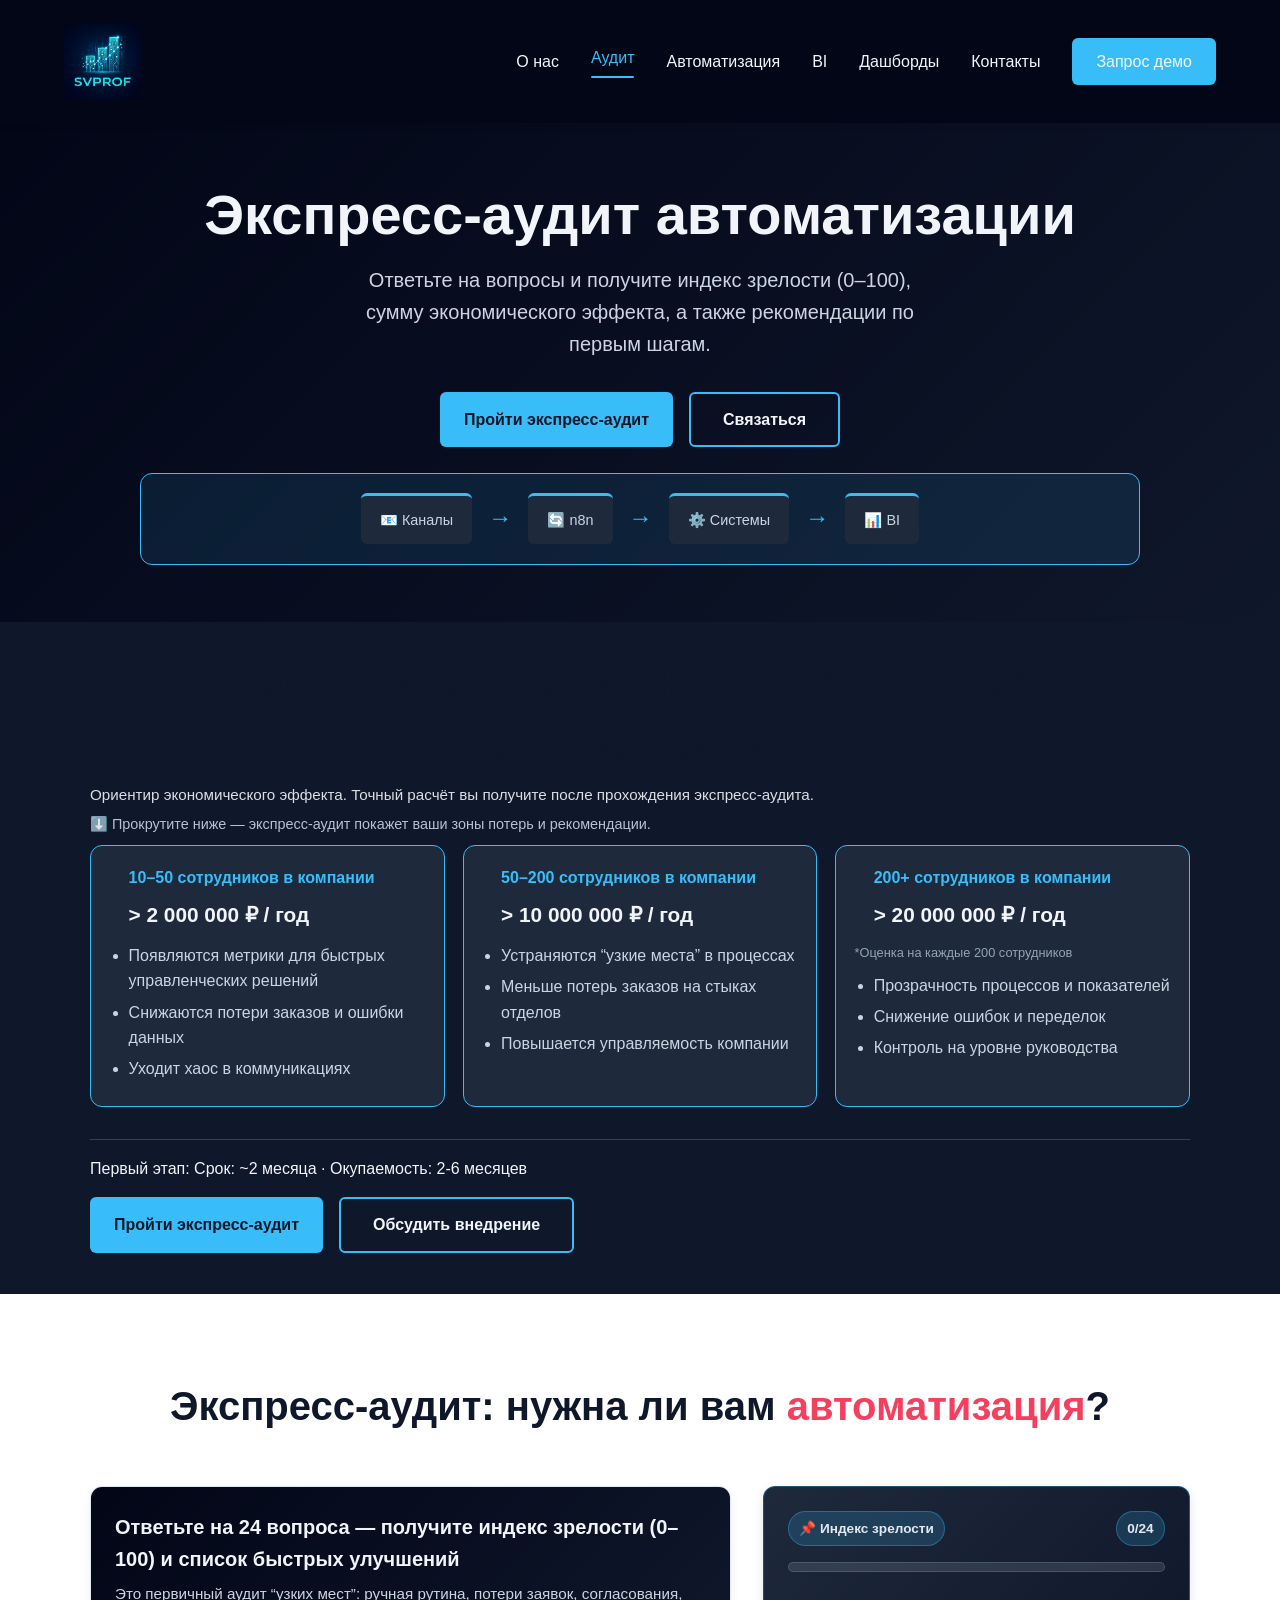
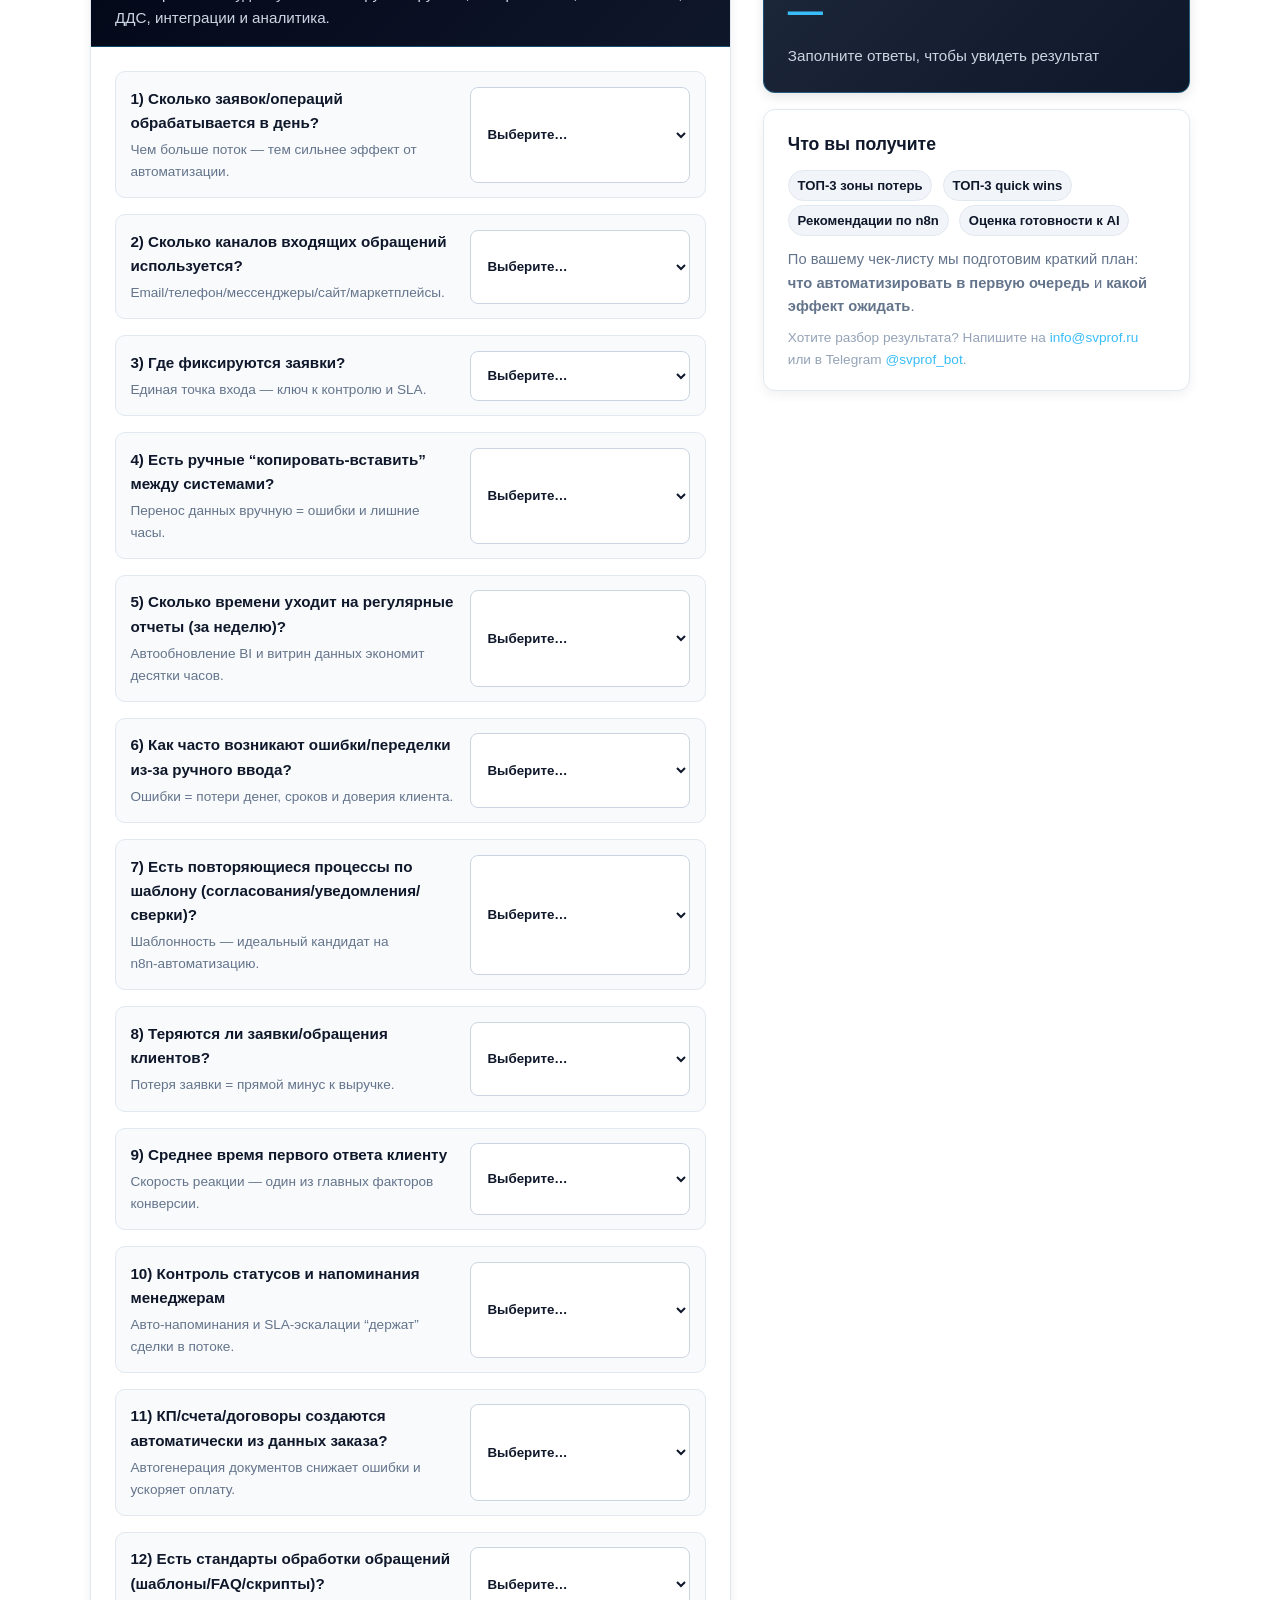
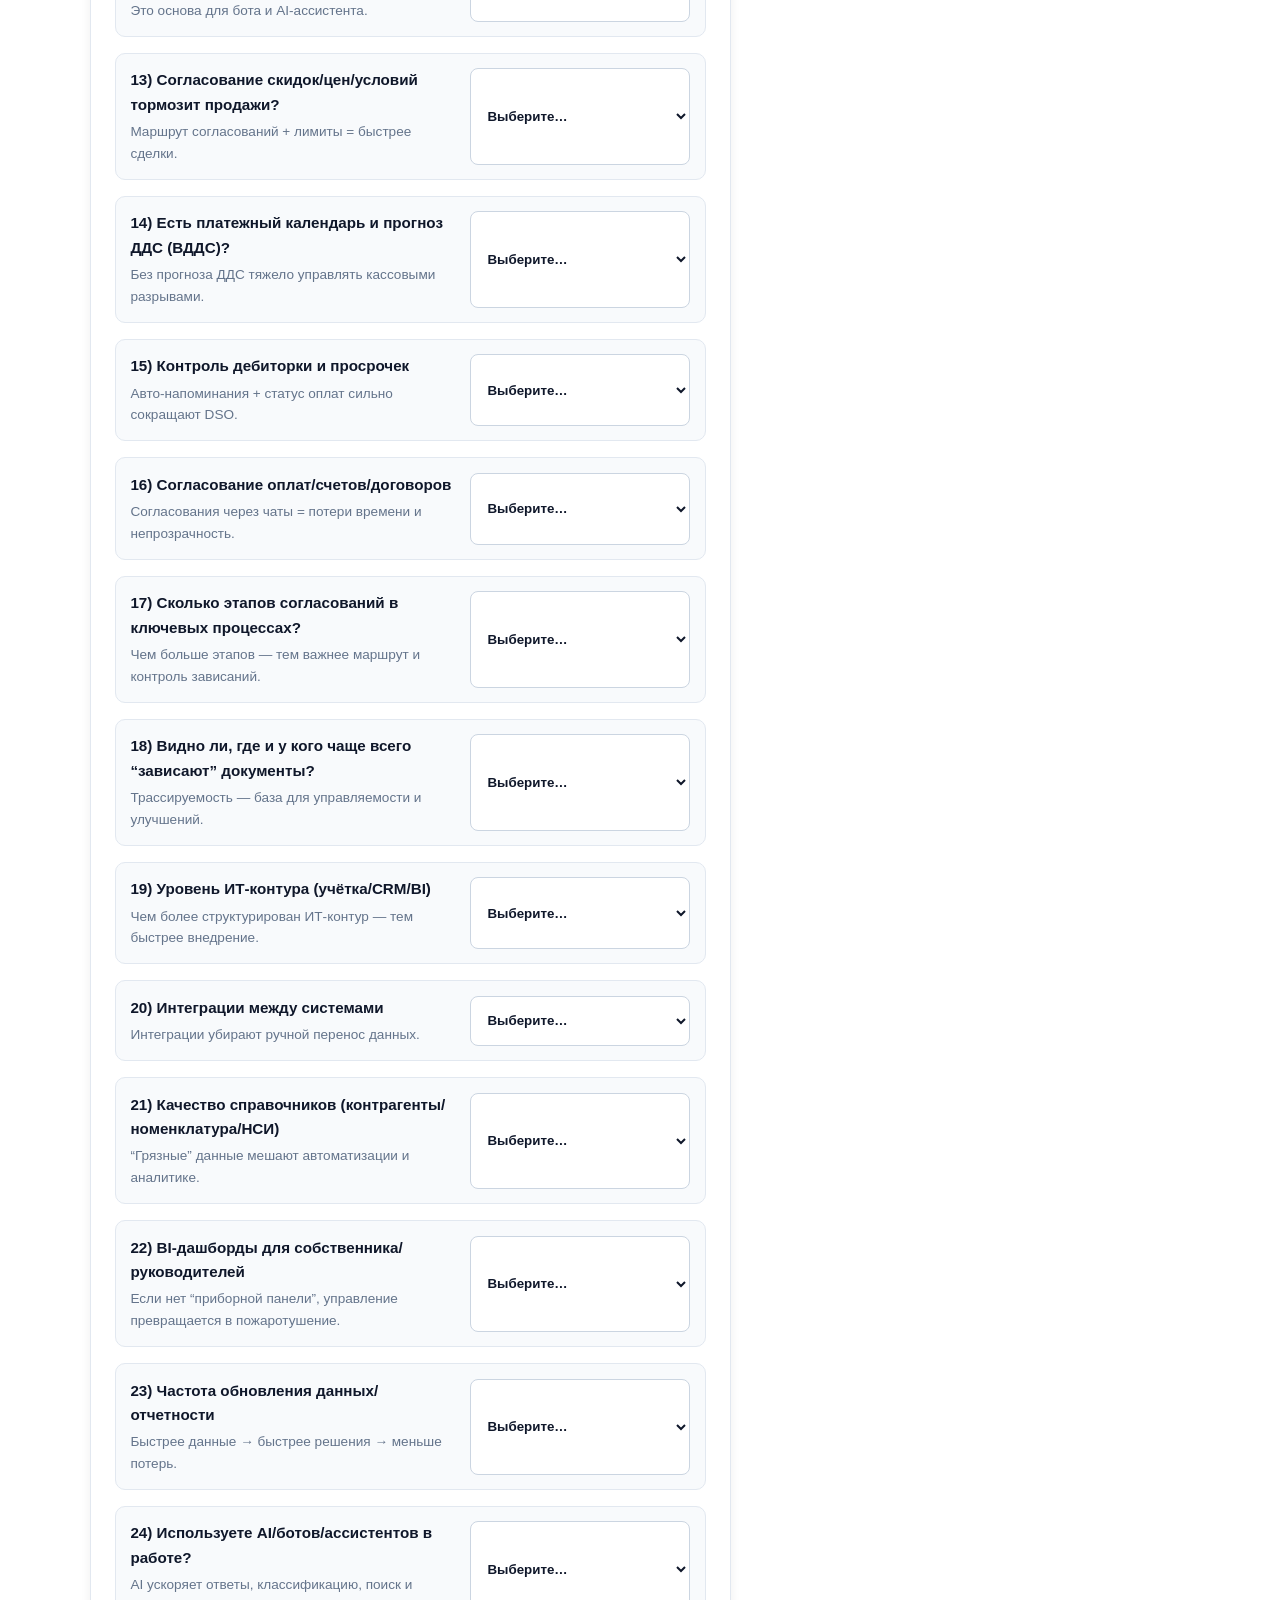
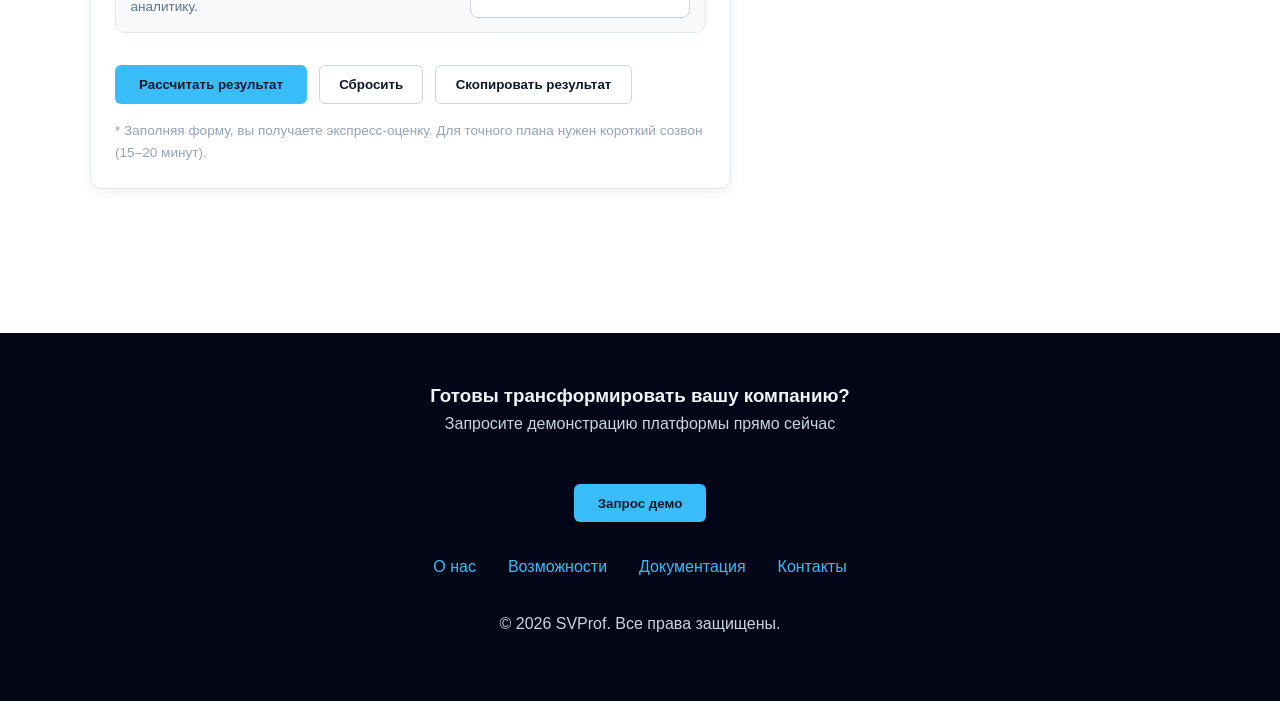
<file: automation/audit.html>
<!DOCTYPE html>
<html lang="ru">
<head>
    <meta charset="UTF-8">
    <meta name="viewport" content="width=device-width, initial-scale=1.0">
    <title>SVProf — Аудит</title>
    <style>
        * {
            margin: 0;
            padding: 0;
            box-sizing: border-box;
        }

        body {
            font-family: -apple-system, BlinkMacSystemFont, 'Segoe UI', Roboto, 'Helvetica Neue', sans-serif;
            line-height: 1.6;
            color: #0f172a;
            background-color: #ffffff;
        }

        /* Navigation */
        nav {
            display: flex;
            justify-content: space-between;
            align-items: center;
            padding: 1.5rem 5%;
            background-color: #020617;
            position: sticky;
            top: 0;
            z-index: 100;
            box-shadow: 0 2px 8px rgba(0, 0, 0, 0.1);
        }

        .logo {
            font-size: 1.5rem;
            font-weight: 700;
            color: #38bdf8;
            text-decoration: none;
        }

        .nav-links {
            display: flex;
            gap: 2rem;
            list-style: none;
        }

        .nav-links a {
            color: #f1f5f9;
            text-decoration: none;
            font-weight: 500;
            transition: color 0.3s;
        }

        .nav-links a:hover {
            color: #38bdf8;
        }

        .btn-primary {
            background-color: #38bdf8;
            color: #0f172a;
            padding: 0.7rem 1.5rem;
            border: none;
            border-radius: 6px;
            font-weight: 600;
            cursor: pointer;
            transition: background-color 0.3s;
        }

        .btn-primary:hover {
            background-color: #0284c7;
        }

        /* Hero Section */
        .hero{background: linear-gradient(135deg, #020617 0%, #0f172a 100%);
            color: #f1f5f9;
            padding:3.6rem 5%;
            text-align: center;
        }

        .hero h1 {
            font-size: 3.5rem;
            margin-bottom: 1rem;
            line-height: 1.2;
        }

        .hero .highlight {
            color: #38bdf8;
        }

        .hero p {
            font-size: 1.25rem;
            color: #cbd5e1;
            margin-bottom: 2rem;
            max-width: 600px;
            margin-left: auto;
            margin-right: auto;
        }

        .hero-buttons{display: flex;
            gap: 1rem;
            justify-content: center;
            margin-bottom:1.6rem;
        }

        .btn-secondary {
            background-color: transparent;
            color: #f1f5f9;
            padding: 0.8rem 2rem;
            border: 2px solid #38bdf8;
            border-radius: 6px;
            font-weight: 600;
            cursor: pointer;
            transition: all 0.3s;
        }

        .btn-secondary:hover {
            background-color: #38bdf8;
            color: #0f172a;
        }

        .hero-flow{max-width: 1000px;
            margin: 0 auto;
            padding:1.2rem;
            background-color: rgba(56, 189, 248, 0.1);
            border-radius: 12px;
            border: 1px solid #38bdf8;
        }

        .flow-steps {
            display: flex;
            align-items: center;
            justify-content: center;
            gap: 1rem;
            flex-wrap: wrap;
        }

        .flow-step {
            background-color: #1e293b;
            padding: 0.8rem 1.2rem;
            border-radius: 6px;
            font-size: 0.9rem;
            color: #cbd5e1;
            border-top: 3px solid #38bdf8;
        }

        .flow-arrow {
            color: #38bdf8;
            font-size: 1.5rem;
        }

        /* Problems Section */
        .problems {
            padding: 5rem 5%;
            background-color: #f8fafc;
        }

        .section-title {
            font-size: 2.5rem;
            text-align: center;
            margin-bottom: 3rem;
            color: #0f172a;
        }

        .section-title .accent {
            color: #f43f5e;
        }

        .problems-grid {
            display: grid;
            grid-template-columns: repeat(auto-fit, minmax(300px, 1fr));
            gap: 2rem;
            max-width: 1200px;
            margin: 0 auto;
        }

        .problem-card {
            background-color: #ffffff;
            padding: 2rem;
            border-radius: 12px;
            border-left: 4px solid #f43f5e;
            box-shadow: 0 4px 12px rgba(0, 0, 0, 0.08);
            transition: transform 0.3s, box-shadow 0.3s;
        }

        .problem-card:hover {
            transform: translateY(-4px);
            box-shadow: 0 8px 20px rgba(0, 0, 0, 0.12);
        }

        .problem-card .icon {
            font-size: 2rem;
            margin-bottom: 1rem;
        }

        .problem-card h3 {
            color: #f43f5e;
            margin-bottom: 0.5rem;
            font-size: 1.2rem;
        }

        .problem-card p {
            color: #64748b;
        }

        /* Benefits Section */
        .benefits {
            padding: 5rem 5%;
            background-color: #ffffff;
        }

        .section-title .accent-green {
            color: #10b981;
        }

        .benefits-grid {
            display: grid;
            grid-template-columns: repeat(auto-fit, minmax(280px, 1fr));
            gap: 2rem;
            max-width: 1200px;
            margin: 0 auto;
        }

        .benefit-card {
            background: linear-gradient(135deg, #f0fdf4 0%, #dbeafe 100%);
            padding: 2rem;
            border-radius: 12px;
            border-top: 3px solid #10b981;
            box-shadow: 0 4px 12px rgba(0, 0, 0, 0.05);
        }

        .benefit-card .icon {
            font-size: 2.5rem;
            margin-bottom: 1rem;
        }

        .benefit-card h3 {
            color: #10b981;
            margin-bottom: 0.5rem;
            font-size: 1.2rem;
        }

        .benefit-card p {
            color: #475569;
        }

        /* Processes Section */
        .processes {
            padding: 5rem 5%;
            background-color: #f8fafc;
        }

        .processes-grid {
            display: grid;
            grid-template-columns: repeat(auto-fit, minmax(320px, 1fr));
            gap: 2rem;
            max-width: 1400px;
            margin: 0 auto;
        }

        .process-card {
            background-color: #ffffff;
            padding: 2rem;
            border-radius: 12px;
            border-top: 4px solid #38bdf8;
            box-shadow: 0 4px 12px rgba(0, 0, 0, 0.08);
        }

        .process-card .process-icon {
            font-size: 2.5rem;
            margin-bottom: 1rem;
        }

        .process-card h3 {
            color: #0f172a;
            margin-bottom: 1rem;
            font-size: 1.3rem;
        }

        .process-list {
            list-style: none;
            padding: 0;
        }

        .process-list li {
            padding: 0.5rem 0;
            color: #64748b;
            padding-left: 1.5rem;
            position: relative;
        }

        .process-list li:before {
            content: "✓";
            position: absolute;
            left: 0;
            color: #38bdf8;
            font-weight: bold;
        }

        .process-kpi {
            margin-top: 1.5rem;
            padding-top: 1.5rem;
            border-top: 1px solid #e2e8f0;
            color: #f59e0b;
            font-weight: 600;
            font-size: 0.95rem;
        }

        /* Architecture Section */
        .architecture {
            padding: 5rem 5%;
            background: linear-gradient(135deg, #020617 0%, #0f172a 100%);
            color: #f1f5f9;
        }

        .architecture .section-title {
            color: #f1f5f9;
        }

        .architecture .section-title .accent {
            color: #38bdf8;
        }

        .arch-diagram {
            max-width: 1000px;
            margin: 0 auto;
            background-color: rgba(30, 41, 59, 0.5);
            padding: 2rem;
            border-radius: 12px;
            border: 1px solid #38bdf8;
        }

        .arch-layer {
            margin: 1.5rem 0;
            text-align: center;
        }

        .arch-items {
            display: flex;
            gap: 1rem;
            justify-content: center;
            flex-wrap: wrap;
            margin: 1rem 0;
        }

        .arch-item {
            background-color: #1e293b;
            padding: 0.8rem 1.2rem;
            border-radius: 6px;
            font-size: 0.9rem;
            border-top: 2px solid #38bdf8;
        }

        .arch-arrow {
            color: #38bdf8;
            font-size: 1.5rem;
            margin: 0.5rem 0;
        }

        /* KPI Section */
        .kpi-section {
            padding: 5rem 5%;
            background-color: #ffffff;
        }

        .kpi-grid {
            display: grid;
            grid-template-columns: repeat(auto-fit, minmax(280px, 1fr));
            gap: 1.5rem;
            max-width: 1200px;
            margin: 0 auto;
        }

        .kpi-card {
            background: linear-gradient(135deg, #1e293b 0%, #0f172a 100%);
            color: #f1f5f9;
            padding: 2rem;
            border-radius: 12px;
            border-left: 4px solid #38bdf8;
            text-align: center;
        }

        .kpi-value {
            font-size: 2rem;
            font-weight: 700;
            color: #38bdf8;
            margin-bottom: 0.5rem;
        }

        .kpi-label {
            font-size: 0.9rem;
            color: #cbd5e1;
            margin-bottom: 0.5rem;
        }

        .kpi-desc {
            font-size: 0.85rem;
            color: #94a3b8;
        }

        /* Roadmap Section */
        .roadmap {
            padding: 5rem 5%;
            background-color: #f8fafc;
        }

        .roadmap-timeline {
            max-width: 1000px;
            margin: 0 auto;
            display: flex;
            gap: 2rem;
            justify-content: center;
        }

        .roadmap-phase {
            flex: 1;
            background-color: #ffffff;
            padding: 2rem;
            border-radius: 12px;
            border-left: 4px solid #38bdf8;
            box-shadow: 0 4px 12px rgba(0, 0, 0, 0.08);
            text-align: center;
        }

        .roadmap-phase.phase-1 {
            border-left-color: #10b981;
        }

        .roadmap-phase.phase-2 {
            border-left-color: #38bdf8;
        }

        .roadmap-phase.phase-3 {
            border-left-color: #f59e0b;
        }

        .phase-title {
            font-size: 1.3rem;
            font-weight: 700;
            margin-bottom: 0.5rem;
        }

        .phase-duration {
            color: #64748b;
            font-size: 0.9rem;
            margin-bottom: 1rem;
        }

        .phase-content {
            font-size: 0.95rem;
            color: #475569;
        }

        /* Footer */
        footer {
            background-color: #020617;
            color: #f1f5f9;
            text-align: center;
            padding: 3rem 5%;
            margin-top: 4rem;
        }

        footer p {
            color: #cbd5e1;
            margin-bottom: 1rem;
        }

        .footer-links {
            display: flex;
            justify-content: center;
            gap: 2rem;
            margin-bottom: 2rem;
        }

        .footer-links a {
            color: #38bdf8;
            text-decoration: none;
            transition: color 0.3s;
        }

        .footer-links a:hover {
            color: #0284c7;
        }

        /* Responsive */
        @media (max-width: 768px) {
            .hero h1 {
                font-size: 2rem;
            }

            .section-title {
                font-size: 1.8rem;
            }

            .nav-links {
                gap: 1rem;
                font-size: 0.9rem;
            }

            .roadmap-timeline {
                flex-direction: column;
            }
        }
        @media (max-width: 600px) {
            .flow-steps {
                flex-direction: column;
            }

            .flow-arrow {
                transform: rotate(90deg);
            }
        }

    
/* Anchor offset for fixed header: keeps section titles from sticking to the top when using #links */
:root { --header-offset: 120px; }
@media (max-width: 768px) { :root { --header-offset: 96px; } }
section[id] { scroll-margin-top: var(--header-offset); }


        /* Audit Section */
        .audit {
            padding: 5rem 5%;
            background-color: #ffffff;
        }
        .audit-wrap{
            max-width: 1100px;
            margin: 0 auto;
            display: grid;
            grid-template-columns: 1.2fr 0.8fr;
            gap: 2rem;
            align-items: start;
        }
        .audit-card{
            background-color: #ffffff;
            border-radius: 12px;
            border: 1px solid #e2e8f0;
            box-shadow: 0 4px 12px rgba(0, 0, 0, 0.06);
            overflow: hidden;
        }
        .audit-head{
            padding: 1.5rem 1.5rem 1rem 1.5rem;
            background: linear-gradient(135deg, #020617 0%, #0f172a 100%);
            color: #f1f5f9;
            border-bottom: 1px solid rgba(56,189,248,0.35);
        }
        .audit-head h3{
            font-size: 1.25rem;
            margin-bottom: 0.4rem;
        }
        .audit-head p{
            color: #cbd5e1;
            font-size: 0.95rem;
            margin: 0;
        }
        .audit-body{
            padding: 1.5rem;
        }
        .audit-grid{
            display: grid;
            grid-template-columns: 1fr;
            gap: 1rem;
        }
        .q{
            display: grid;
            grid-template-columns: 1fr 220px;
            gap: 1rem;
            padding: 0.9rem;
            border-radius: 10px;
            border: 1px solid #e2e8f0;
            background: #f8fafc;
        }
        .q-title{
            font-weight: 600;
            color: #0f172a;
            font-size: 0.95rem;
        }
        .q-hint{
            color: #64748b;
            font-size: 0.85rem;
            margin-top: 0.25rem;
        }
        .q select{
            width: 100%;
            padding: 0.65rem 0.75rem;
            border-radius: 8px;
            border: 1px solid #cbd5e1;
            background: #ffffff;
            color: #0f172a;
            font-weight: 600;
        }
        .audit-actions{
            display:flex;
            gap: 0.75rem;
            flex-wrap: wrap;
            margin-top: 1rem;
        }
        .btn-ghost{
            background: transparent;
            color: #0f172a;
            padding: 0.7rem 1.2rem;
            border: 1px solid #cbd5e1;
            border-radius: 6px;
            font-weight: 700;
            cursor: pointer;
            transition: all 0.3s;
        }
        .btn-ghost:hover{
            border-color: #38bdf8;
            box-shadow: 0 2px 8px rgba(56,189,248,0.2);
        }
        .audit-side{
            display: grid;
            gap: 1rem;
            position: sticky;
            top: calc(var(--header-offset) + 10px);
        }
        .score-card{
            background: linear-gradient(135deg, #1e293b 0%, #0f172a 100%);
            color: #f1f5f9;
            padding: 1.5rem;
            border-radius: 12px;
            border: 1px solid rgba(56,189,248,0.35);
            box-shadow: 0 4px 12px rgba(0, 0, 0, 0.10);
        }
        .score-top{
            display:flex;
            justify-content: space-between;
            gap: 1rem;
            align-items: center;
        }
        .badge{
            display:inline-flex;
            align-items:center;
            gap:0.5rem;
            padding: 0.35rem 0.65rem;
            border-radius: 999px;
            font-size: 0.85rem;
            font-weight: 800;
            background: rgba(56,189,248,0.18);
            border: 1px solid rgba(56,189,248,0.35);
            color: #e2e8f0;
            white-space: nowrap;
        }
        .progress{
            margin-top: 1rem;
            background: rgba(148,163,184,0.2);
            border-radius: 999px;
            overflow: hidden;
            height: 10px;
            border: 1px solid rgba(148,163,184,0.25);
        }
        .progress > div{
            height: 100%;
            width: 0%;
            background: #38bdf8;
            transition: width 0.2s;
        }
        .score-main{
            font-size: 2.2rem;
            font-weight: 900;
            color: #38bdf8;
            margin-top: 0.7rem;
        }
        .score-sub{
            color: #cbd5e1;
            font-size: 0.95rem;
            margin-top: 0.25rem;
        }
        .result-card{
            background-color: #ffffff;
            border-radius: 12px;
            border: 1px solid #e2e8f0;
            padding: 1.25rem 1.5rem;
            box-shadow: 0 4px 12px rgba(0, 0, 0, 0.06);
        }
        .result-card h4{
            font-size: 1.1rem;
            margin-bottom: 0.5rem;
            color: #0f172a;
        }
        .pill{
            display:inline-block;
            padding: 0.25rem 0.55rem;
            border-radius: 999px;
            font-size: 0.82rem;
            font-weight: 800;
            background: #f1f5f9;
            border: 1px solid #e2e8f0;
            color: #0f172a;
            margin-right: 0.4rem;
            margin-top: 0.25rem;
        }
        .muted{
            color:#64748b;
            font-size: 0.92rem;
        }
        .small{
            font-size: 0.85rem;
            color: #94a3b8;
        }

        @media (max-width: 980px) {
            .audit-wrap{ grid-template-columns: 1fr; }
            .audit-side{ position: static; }
            .q{ grid-template-columns: 1fr; }
        }


        /* Multi-page nav dropdown */
        .nav-links .dropdown { position: relative; }
        .nav-links .dropdown-menu{
            display:none;
            position:absolute;
            top: 100%;
            left: 0;
            background: rgba(15, 23, 42, 0.98);
            border: 1px solid rgba(56,189,248,0.25);
            border-radius: 12px;
            padding: 0.6rem;
            min-width: 220px;
            box-shadow: 0 12px 30px rgba(0,0,0,0.25);
            z-index: 999;
        }
        .nav-links .dropdown-menu li{ margin: 0; }
        .nav-links .dropdown-menu a{
            display:block;
            padding: 0.55rem 0.75rem;
            border-radius: 10px;
            color: #e2e8f0;
            text-decoration: none;
            font-weight: 700;
            white-space: nowrap;
        }
        .nav-links .dropdown-menu a:hover{
            background: rgba(56,189,248,0.14);
            color: #ffffff;
        }
        .nav-links .dropdown:hover .dropdown-menu{ display:block; }

        /* Allow button style on <a> */
        a.btn-primary, a.btn-secondary{
            display: inline-flex;
            align-items: center;
            justify-content: center;
            text-decoration: none;
        }


        /* Active nav item */
        .nav-links a.active{
            color: #38bdf8 !important;
        }
        .nav-links a.active::after{
            content: "";
            display: block;
            height: 2px;
            background: #38bdf8;
            margin-top: 6px;
            border-radius: 999px;
        }
        .nav-links .dropdown > a.active{
            color: #38bdf8 !important;
        }


        /* Align nav items to the right (like earlier version) */
        nav { justify-content: flex-start; }
        .nav-links { margin-left: auto; }


        /* Force nav links to the right (override any centering) */
        nav { display:flex; align-items:center; justify-content:flex-start; gap: 1.5rem; }
        .nav-links { margin-left:auto !important; display:flex; align-items:center; gap: 2rem; }

</style>
    <!-- Favicon -->
    <link rel="icon" href="favicon.ico" sizes="any">
    <link rel="icon" type="image/png" sizes="32x32" href="favicon-32x32.png">
    <link rel="icon" type="image/png" sizes="16x16" href="favicon-16x16.png">
    <link rel="apple-touch-icon" sizes="180x180" href="apple-touch-icon.png">


    <!-- Cloudflare Web Analytics -->
    <script defer src="https://static.cloudflareinsights.com/beacon.min.js"
        data-cf-beacon='{"token":"69012921eb0d444dba63e1991c236ef8"}'></script>


    <link rel="shortcut icon" href="/favicon.ico">
    <link rel="icon" type="image/x-icon" href="/favicon.ico">
    <link rel="icon" type="image/png" sizes="32x32" href="/favicon-32x32.png">
    <link rel="icon" type="image/png" sizes="16x16" href="/favicon-16x16.png">
    <link rel="apple-touch-icon" href="/apple-touch-icon.png">

</head>
<body>

    <!-- Navigation -->
    
    
    
    <nav>
        <a href="../about.html" class="logo"><img src="../svprof_logo.png" alt="SVPROF" style="height: 75px; object-fit: contain; display: block;"></a>
        <ul class="nav-links">
            <li><a href="../about.html">О нас</a></li>
            <li><a href="audit.html" class="active">Аудит</a></li>
            <li><a href="index.html">Автоматизация</a></li>
            <li><a href="../bi.html">BI</a></li>
            <li><a href="/dashboard/">Дашборды</a></li>
            <li><a href="../contacts.html">Контакты</a></li>
            <li><a class="btn-primary" href="../contacts.html">Запрос демо</a></li>
        </ul>
    </nav>





    <section class="hero">
        <h1>Экспресс‑аудит автоматизации</h1>
        <p>Ответьте на вопросы и получите индекс зрелости (0–100), сумму экономического эффекта, а также рекомендации по первым шагам.</p>

        

        <div class="hero-buttons">
            <a class="btn-primary" href="#audit">Пройти экспресс‑аудит</a>
            <a class="btn-secondary" href="../contacts.html">Связаться</a>
        </div>
        <div class="hero-flow">
            <div class="flow-steps">
                <div class="flow-step">📧 Каналы</div>
                <div class="flow-arrow">→</div>
                <div class="flow-step">🔄 n8n</div>
                <div class="flow-arrow">→</div>
                <div class="flow-step">⚙️ Системы</div>
                <div class="flow-arrow">→</div>
                <div class="flow-step">📊 BI</div>
            </div>
        </div>
    </section>


    <!-- ===== Финансовый эффект (общая оценка) ===== -->
    <section class="sv-finance" id="finance">
        <div class="svf-wrap">
            <h2 class="section-title">Какой финансовый эффект обычно даёт автоматизация</h2>
            <p class="svf-sub">Ориентир экономического эффекта. Точный расчёт вы получите после прохождения экспресс‑аудита.</p>
            <div class="svf-hint">⬇️ Прокрутите ниже — экспресс‑аудит покажет ваши зоны потерь и рекомендации.</div>

            <div class="svf-grid">
                <div class="svf-card">
                    <div class="svf-badge">10–50 сотрудников в компании</div>
                    <div class="svf-value">&gt; 2 000 000 ₽ / год</div>
                    <ul>
                        <li>Появляются метрики для быстрых управленческих решений</li>
                        <li>Снижаются потери заказов и ошибки данных</li>
                        <li>Уходит хаос в коммуникациях</li>
                    </ul>
                </div>

                <div class="svf-card">
                    <div class="svf-badge">50–200 сотрудников в компании</div>
                    <div class="svf-value">&gt; 10 000 000 ₽ / год</div>
                    <ul>
                        <li>Устраняются “узкие места” в процессах</li>
                        <li>Меньше потерь заказов на стыках отделов</li>
                        <li>Повышается управляемость компании</li>
                    </ul>
                </div>

                <div class="svf-card">
                    <div class="svf-badge">200+ сотрудников в компании</div>
                     <div class="svf-value">&gt; 20 000 000 ₽ / год</div>
                    <div class="svf-note">*Оценка на каждые 200 сотрудников</div>
                    <ul>
                        <li>Прозрачность процессов и показателей</li>
                        <li>Снижение ошибок и переделок</li>
                        <li>Контроль на уровне руководства</li>
                    </ul>
                </div>
            </div>

            <div class="svf-bottom">
                Первый этап: Срок: ~2 месяца · Окупаемость: 2-6 месяцев
                <div class="svf-actions">
                    <a href="#audit" class="btn-primary">Пройти экспресс‑аудит</a>
                    <a href="../contacts.html" class="btn-secondary">Обсудить внедрение</a>
                </div>
            </div>
        </div>
    </section>

    <style>
        .sv-finance{padding:1.8rem 5% 2.6rem;background:#0f172a;color:#f1f5f9}
        .svf-wrap{max-width:1100px;margin:auto;padding-top:0.05rem}

        /* tighten finance header spacing (without moving the section itself) */
        .sv-finance .section-title{margin:0 0 0.35rem}
        .sv-finance .svf-sub{line-height:1.35}
        .sv-finance .svf-hint{line-height:1.35}
        /* lift the cards up within the finance block */
        .sv-finance .svf-grid{margin-top:-0.25rem}
        /* compact badges and values a touch */
        .svf-badge{margin-bottom:0.35rem}
        .svf-value{margin-bottom:0.5rem}
        .svf-card ul{margin-top:0.6rem}

        .svf-sub{opacity:.9;margin:0.2rem 0 0.6rem;max-width:980px;font-size:0.95rem}
        .svf-hint{opacity:.9;margin:0 0 0.9rem;font-size:0.9rem;color:#cbd5e1}
        .svf-grid{display:grid;grid-template-columns:repeat(auto-fit,minmax(260px,1fr));gap:1.1rem;margin-top:-0.2rem}
        .svf-card{background:#1e293b;padding:1.15rem;border-radius:12px;border:1px solid #38bdf8}
        .svf-badge{font-weight:700;margin-bottom:.5rem;color:#38bdf8;padding-left:1.2rem;text-align:left}
        .svf-value{font-size:1.3rem;font-weight:700;margin-bottom:.7rem;padding-left:1.2rem;text-align:left}
        .svf-note{font-size:.8rem;color:#94a3b8;margin-bottom:.5rem}
        .svf-card ul{margin-left:1.2rem;color:#cbd5e1}
        .svf-card li{margin:0.35rem 0}
        .svf-bottom{margin-top:2rem;padding-top:1rem;border-top:1px solid #334155}
        .svf-actions{margin-top:1rem;display:flex;gap:1rem;flex-wrap:wrap}
    </style>

<section class="audit" id="audit">
        <h2 class="section-title">Экспресс‑аудит: нужна ли вам <span class="accent">автоматизация</span>?</h2>

        <div class="audit-wrap">
            <div class="audit-card">
                <div class="audit-head">
                    <h3>Ответьте на 24 вопроса — получите индекс зрелости (0–100) и список быстрых улучшений</h3>
                    <p>Это первичный аудит “узких мест”: ручная рутина, потери заявок, согласования, ДДС, интеграции и аналитика.</p>
                </div>

                <div class="audit-body">
                    <form id="auditForm" class="audit-grid">
                        <!-- A: Поток операций -->
                        <div class="q" data-block="A">
                            <div>
                                <div class="q-title">1) Сколько заявок/операций обрабатывается в день?</div>
                                <div class="q-hint">Чем больше поток — тем сильнее эффект от автоматизации.</div>
                            </div>
                            <select name="q1" required>
                                <option value="" selected disabled>Выберите…</option>
                                <option value="3">до 10</option>
                                <option value="2">10–50</option>
                                <option value="1">50–200</option>
                                <option value="0">200+</option>
                            </select>
                        </div>

                        <div class="q" data-block="A">
                            <div>
                                <div class="q-title">2) Сколько каналов входящих обращений используется?</div>
                                <div class="q-hint">Email/телефон/мессенджеры/сайт/маркетплейсы.</div>
                            </div>
                            <select name="q2" required>
                                <option value="" selected disabled>Выберите…</option>
                                <option value="3">1</option>
                                <option value="2">2–3</option>
                                <option value="1">4–5</option>
                                <option value="0">6+</option>
                            </select>
                        </div>

                        <div class="q" data-block="A">
                            <div>
                                <div class="q-title">3) Где фиксируются заявки?</div>
                                <div class="q-hint">Единая точка входа — ключ к контролю и SLA.</div>
                            </div>
                            <select name="q3" required>
                                <option value="" selected disabled>Выберите…</option>
                                <option value="3">В единой CRM/ERP</option>
                                <option value="2">В одной таблице/системе</option>
                                <option value="1">В нескольких таблицах/чатах</option>
                                <option value="0">Часто не фиксируются</option>
                            </select>
                        </div>

                        <div class="q" data-block="A">
                            <div>
                                <div class="q-title">4) Есть ручные “копировать‑вставить” между системами?</div>
                                <div class="q-hint">Перенос данных вручную = ошибки и лишние часы.</div>
                            </div>
                            <select name="q4" required>
                                <option value="" selected disabled>Выберите…</option>
                                <option value="3">Нет</option>
                                <option value="2">Редко</option>
                                <option value="1">Регулярно</option>
                                <option value="0">Постоянно</option>
                            </select>
                        </div>

                        <div class="q" data-block="A">
                            <div>
                                <div class="q-title">5) Сколько времени уходит на регулярные отчеты (за неделю)?</div>
                                <div class="q-hint">Автообновление BI и витрин данных экономит десятки часов.</div>
                            </div>
                            <select name="q5" required>
                                <option value="" selected disabled>Выберите…</option>
                                <option value="3">0–2 часа</option>
                                <option value="2">2–8 часов</option>
                                <option value="1">8–20 часов</option>
                                <option value="0">20+ часов</option>
                            </select>
                        </div>

                        <div class="q" data-block="A">
                            <div>
                                <div class="q-title">6) Как часто возникают ошибки/переделки из‑за ручного ввода?</div>
                                <div class="q-hint">Ошибки = потери денег, сроков и доверия клиента.</div>
                            </div>
                            <select name="q6" required>
                                <option value="" selected disabled>Выберите…</option>
                                <option value="3">Почти никогда</option>
                                <option value="2">Иногда</option>
                                <option value="1">Часто</option>
                                <option value="0">Постоянно</option>
                            </select>
                        </div>

                        <div class="q" data-block="A">
                            <div>
                                <div class="q-title">7) Есть повторяющиеся процессы по шаблону (согласования/уведомления/сверки)?</div>
                                <div class="q-hint">Шаблонность — идеальный кандидат на n8n‑автоматизацию.</div>
                            </div>
                            <select name="q7" required>
                                <option value="" selected disabled>Выберите…</option>
                                <option value="3">Почти нет</option>
                                <option value="2">1–2 процесса</option>
                                <option value="1">3–5 процессов</option>
                                <option value="0">6+ процессов</option>
                            </select>
                        </div>

                        <!-- B: Продажи и клиенты -->
                        <div class="q" data-block="B">
                            <div>
                                <div class="q-title">8) Теряются ли заявки/обращения клиентов?</div>
                                <div class="q-hint">Потеря заявки = прямой минус к выручке.</div>
                            </div>
                            <select name="q8" required>
                                <option value="" selected disabled>Выберите…</option>
                                <option value="3">Нет</option>
                                <option value="2">Редко</option>
                                <option value="1">Иногда</option>
                                <option value="0">Часто</option>
                            </select>
                        </div>

                        <div class="q" data-block="B">
                            <div>
                                <div class="q-title">9) Среднее время первого ответа клиенту</div>
                                <div class="q-hint">Скорость реакции — один из главных факторов конверсии.</div>
                            </div>
                            <select name="q9" required>
                                <option value="" selected disabled>Выберите…</option>
                                <option value="3">до 15 минут</option>
                                <option value="2">до 1 часа</option>
                                <option value="1">до 4 часов</option>
                                <option value="0">1 день и более</option>
                            </select>
                        </div>

                        <div class="q" data-block="B">
                            <div>
                                <div class="q-title">10) Контроль статусов и напоминания менеджерам</div>
                                <div class="q-hint">Авто‑напоминания и SLA‑эскалации “держат” сделки в потоке.</div>
                            </div>
                            <select name="q10" required>
                                <option value="" selected disabled>Выберите…</option>
                                <option value="3">Автоматически</option>
                                <option value="2">Частично</option>
                                <option value="1">Вручную</option>
                                <option value="0">Нет</option>
                            </select>
                        </div>

                        <div class="q" data-block="B">
                            <div>
                                <div class="q-title">11) КП/счета/договоры создаются автоматически из данных заказа?</div>
                                <div class="q-hint">Автогенерация документов снижает ошибки и ускоряет оплату.</div>
                            </div>
                            <select name="q11" required>
                                <option value="" selected disabled>Выберите…</option>
                                <option value="3">Да</option>
                                <option value="2">Частично</option>
                                <option value="1">Редко</option>
                                <option value="0">Нет, всё вручную</option>
                            </select>
                        </div>

                        <div class="q" data-block="B">
                            <div>
                                <div class="q-title">12) Есть стандарты обработки обращений (шаблоны/FAQ/скрипты)?</div>
                                <div class="q-hint">Это основа для бота и AI‑ассистента.</div>
                            </div>
                            <select name="q12" required>
                                <option value="" selected disabled>Выберите…</option>
                                <option value="3">Да</option>
                                <option value="2">Частично</option>
                                <option value="1">Почти нет</option>
                                <option value="0">Нет</option>
                            </select>
                        </div>

                        <div class="q" data-block="B">
                            <div>
                                <div class="q-title">13) Согласование скидок/цен/условий тормозит продажи?</div>
                                <div class="q-hint">Маршрут согласований + лимиты = быстрее сделки.</div>
                            </div>
                            <select name="q13" required>
                                <option value="" selected disabled>Выберите…</option>
                                <option value="3">Нет</option>
                                <option value="2">Иногда</option>
                                <option value="1">Регулярно</option>
                                <option value="0">Постоянно</option>
                            </select>
                        </div>

                        <!-- C: Деньги и документы -->
                        <div class="q" data-block="C">
                            <div>
                                <div class="q-title">14) Есть платежный календарь и прогноз ДДС (ВДДС)?</div>
                                <div class="q-hint">Без прогноза ДДС тяжело управлять кассовыми разрывами.</div>
                            </div>
                            <select name="q14" required>
                                <option value="" selected disabled>Выберите…</option>
                                <option value="3">Да, в системе</option>
                                <option value="2">Да, в Excel</option>
                                <option value="1">Эпизодически</option>
                                <option value="0">Нет</option>
                            </select>
                        </div>

                        <div class="q" data-block="C">
                            <div>
                                <div class="q-title">15) Контроль дебиторки и просрочек</div>
                                <div class="q-hint">Авто‑напоминания + статус оплат сильно сокращают DSO.</div>
                            </div>
                            <select name="q15" required>
                                <option value="" selected disabled>Выберите…</option>
                                <option value="3">Автоматический</option>
                                <option value="2">Частично</option>
                                <option value="1">Вручную</option>
                                <option value="0">Практически отсутствует</option>
                            </select>
                        </div>

                        <div class="q" data-block="C">
                            <div>
                                <div class="q-title">16) Согласование оплат/счетов/договоров</div>
                                <div class="q-hint">Согласования через чаты = потери времени и непрозрачность.</div>
                            </div>
                            <select name="q16" required>
                                <option value="" selected disabled>Выберите…</option>
                                <option value="3">Через систему</option>
                                <option value="2">Частично</option>
                                <option value="1">Почта/чаты</option>
                                <option value="0">“Ногами”, без контроля</option>
                            </select>
                        </div>

                        <div class="q" data-block="C">
                            <div>
                                <div class="q-title">17) Сколько этапов согласований в ключевых процессах?</div>
                                <div class="q-hint">Чем больше этапов — тем важнее маршрут и контроль зависаний.</div>
                            </div>
                            <select name="q17" required>
                                <option value="" selected disabled>Выберите…</option>
                                <option value="3">1</option>
                                <option value="2">2–3</option>
                                <option value="1">4–5</option>
                                <option value="0">6+</option>
                            </select>
                        </div>

                        <div class="q" data-block="C">
                            <div>
                                <div class="q-title">18) Видно ли, где и у кого чаще всего “зависают” документы?</div>
                                <div class="q-hint">Трассируемость — база для управляемости и улучшений.</div>
                            </div>
                            <select name="q18" required>
                                <option value="" selected disabled>Выберите…</option>
                                <option value="3">Да</option>
                                <option value="2">Частично</option>
                                <option value="1">Сложно</option>
                                <option value="0">Нет</option>
                            </select>
                        </div>

                        <!-- D: Системы, данные, BI -->
                        <div class="q" data-block="D">
                            <div>
                                <div class="q-title">19) Уровень ИТ‑контура (учётка/CRM/BI)</div>
                                <div class="q-hint">Чем более структурирован ИТ‑контур — тем быстрее внедрение.</div>
                            </div>
                            <select name="q19" required>
                                <option value="" selected disabled>Выберите…</option>
                                <option value="3">ERP/1С + CRM + BI</option>
                                <option value="2">ERP/1С + CRM</option>
                                <option value="1">Только ERP/1С</option>
                                <option value="0">В основном Excel</option>
                            </select>
                        </div>

                        <div class="q" data-block="D">
                            <div>
                                <div class="q-title">20) Интеграции между системами</div>
                                <div class="q-hint">Интеграции убирают ручной перенос данных.</div>
                            </div>
                            <select name="q20" required>
                                <option value="" selected disabled>Выберите…</option>
                                <option value="3">Есть</option>
                                <option value="2">Частично</option>
                                <option value="1">Почти нет</option>
                                <option value="0">Нет</option>
                            </select>
                        </div>

                        <div class="q" data-block="D">
                            <div>
                                <div class="q-title">21) Качество справочников (контрагенты/номенклатура/НСИ)</div>
                                <div class="q-hint">“Грязные” данные мешают автоматизации и аналитике.</div>
                            </div>
                            <select name="q21" required>
                                <option value="" selected disabled>Выберите…</option>
                                <option value="3">Корректные</option>
                                <option value="2">Есть нюансы</option>
                                <option value="1">Много дублей</option>
                                <option value="0">Сильно проблемные</option>
                            </select>
                        </div>

                        <div class="q" data-block="D">
                            <div>
                                <div class="q-title">22) BI‑дашборды для собственника/руководителей</div>
                                <div class="q-hint">Если нет “приборной панели”, управление превращается в пожаротушение.</div>
                            </div>
                            <select name="q22" required>
                                <option value="" selected disabled>Выберите…</option>
                                <option value="3">Есть</option>
                                <option value="2">Частично</option>
                                <option value="1">Пробуем</option>
                                <option value="0">Нет</option>
                            </select>
                        </div>

                        <div class="q" data-block="D">
                            <div>
                                <div class="q-title">23) Частота обновления данных/отчетности</div>
                                <div class="q-hint">Быстрее данные → быстрее решения → меньше потерь.</div>
                            </div>
                            <select name="q23" required>
                                <option value="" selected disabled>Выберите…</option>
                                <option value="3">Онлайн</option>
                                <option value="2">Ежедневно</option>
                                <option value="1">Раз в неделю</option>
                                <option value="0">“Когда попросили”</option>
                            </select>
                        </div>

                        <div class="q" data-block="D">
                            <div>
                                <div class="q-title">24) Используете AI/ботов/ассистентов в работе?</div>
                                <div class="q-hint">AI ускоряет ответы, классификацию, поиск и аналитику.</div>
                            </div>
                            <select name="q24" required>
                                <option value="" selected disabled>Выберите…</option>
                                <option value="3">Да</option>
                                <option value="2">Тестируем</option>
                                <option value="1">Планируем</option>
                                <option value="0">Нет</option>
                            </select>
                        </div>

                        <div class="audit-actions">
                            <button type="submit" class="btn-primary">Рассчитать результат</button>
                            <button type="button" id="resetAudit" class="btn-ghost">Сбросить</button>
                            <button type="button" id="copyAudit" class="btn-ghost">Скопировать результат</button>
                        </div>

                        <p class="small">* Заполняя форму, вы получаете экспресс‑оценку. Для точного плана нужен короткий созвон (15–20 минут).</p>
                    </form>
                </div>
            </div>

            <div class="audit-side">
                <div class="score-card" id="scoreCard">
                    <div class="score-top">
                        <div class="badge">📌 Индекс зрелости</div>
                        <div class="badge" id="completionBadge">0/24</div>
                    </div>
                    <div class="progress" aria-label="progress"><div id="progressBar"></div></div>

                    <div class="score-main" id="scoreValue">—</div>
                    <div class="score-sub" id="scoreLevel">Заполните ответы, чтобы увидеть результат</div>
                    <div class="small" id="scoreNeed"></div>
                </div>

                <div class="result-card">
                    <h4>Что вы получите</h4>
                    <div class="muted">
                        <span class="pill">ТОП‑3 зоны потерь</span>
                        <span class="pill">ТОП‑3 quick wins</span>
                        <span class="pill">Рекомендации по n8n</span>
                        <span class="pill">Оценка готовности к AI</span>
                    </div>
                    <p class="muted" style="margin-top: 0.75rem;">
                        По вашему чек‑листу мы подготовим краткий план: <strong>что автоматизировать в первую очередь</strong> и <strong>какой эффект ожидать</strong>.
                    </p>
                    <p class="small" style="margin-top: 0.5rem;">
                        Хотите разбор результата? Напишите на <a href="mailto:info@svprof.ru" style="color:#38bdf8; text-decoration:none;">info@svprof.ru</a> или в Telegram <a href="https://t.me/svprof_bot" style="color:#38bdf8; text-decoration:none;">@svprof_bot</a>.
                    </p>
                </div>

                
<div class="result-card" id="financeResult" style="display:none;">
    <h4>Финансовый потенциал по вашим ответам</h4>
    <div id="financeText" class="muted"></div>
</div>

<div class="result-card" id="recommendCard" style="display:none;">
                    <h4>Ваши рекомендации</h4>
                    <div id="recommendText" class="muted"></div>
                </div>
            </div>
        </div>
    </section>
<footer>
        <h3>Готовы трансформировать вашу компанию?</h3>
        <p>Запросите демонстрацию платформы прямо сейчас</p>
        <button class="btn-primary" style="margin: 2rem 0;" data-scroll="#contacts">Запрос демо</button>
        <div class="footer-links">
            <a href="#">О нас</a>
            <a href="#">Возможности</a>
            <a href="#">Документация</a>
            <a href="#contacts">Контакты</a>
        </div>
        <p>&copy; 2026 SVProf. Все права защищены.</p>
    </footer>
<script>
(function(){
  const form = document.getElementById('auditForm');
  if(!form) return;

  const selects = Array.from(form.querySelectorAll('select'));
  const scoreValue = document.getElementById('scoreValue');
  const scoreLevel = document.getElementById('scoreLevel');
  const scoreNeed = document.getElementById('scoreNeed');
  const completionBadge = document.getElementById('completionBadge');
  const progressBar = document.getElementById('progressBar');
  const recommendCard = document.getElementById('recommendCard');
  const recommendText = document.getElementById('recommendText');

  const totalQuestions = selects.length;
  const maxPerQ = 3;
  const maxTotal = totalQuestions * maxPerQ;

  function clamp(n, a, b){ return Math.min(Math.max(n,a),b); }

  function getMaturity(){
    let answered = 0;
    let sum = 0;
    const blockSum = {A:0,B:0,C:0,D:0};
    const blockCnt = {A:0,B:0,C:0,D:0};

    selects.forEach(sel => {
      const v = sel.value;
      const q = sel.closest('.q');
      const block = (q && q.dataset && q.dataset.block) ? q.dataset.block : 'A';
      blockCnt[block] += 1;

      if(v !== ''){
        answered += 1;
        const num = parseInt(v,10);
        if(!isNaN(num)) { sum += num; blockSum[block] += num; }
      }
    });

    const maturity = answered ? Math.round((sum / maxTotal) * 100) : null;
    const completion = Math.round((answered / totalQuestions) * 100);

    const blockAvg = {};
    Object.keys(blockSum).forEach(k => {
      blockAvg[k] = blockCnt[k] ? (blockSum[k] / (blockCnt[k]*maxPerQ)) : 0; // 0..1
    });

    return { maturity, answered, completion, blockAvg };
  }

  function levelFromScore(score){
    if(score === null) return {label: "Заполните ответы, чтобы увидеть результат", emoji:"📝"};
    if(score <= 25) return {label:"Ручное управление. Высокий потенциал эффекта от автоматизации.", emoji:"🔥"};
    if(score <= 50) return {label:"Частичная управляемость. Есть быстрые точки автоматизации (2–4 недели).", emoji:"⚡"};
    if(score <= 75) return {label:"Хорошая база. Нужны интеграции, регламенты и BI‑контур.", emoji:"✅"};
    return {label:"Высокая зрелость. Можно внедрять AI‑агентов и предиктивную аналитику.", emoji:"🤖"};
  }

  function recommendations(blockAvg){
    // lower avg => more pain
    const entries = Object.entries(blockAvg).sort((a,b)=>a[1]-b[1]);
    const top = entries.slice(0,2).map(x=>x[0]);

    const map = {
      A: {
        title:"Поток операций и ручная рутина",
        quick:["Интеграции между системами (убрать копипаст)", "Автоматизация отчетов и выгрузок", "Единый реестр заявок/операций + уведомления"]
      },
      B: {
        title:"Продажи и сервис",
        quick:["Единый вход заявок из всех каналов", "SLA‑контроль: напоминания/эскалации", "Автогенерация КП/счетов/договоров"]
      },
      C: {
        title:"Деньги и документооборот",
        quick:["Маршруты согласований оплат/счетов/договоров", "Платежный календарь + прогноз ДДС", "Автоконтроль дебиторки и просрочек"]
      },
      D: {
        title:"Данные и аналитика",
        quick:["Очистка НСИ/справочников (дубли, ошибки)", "Витрина данных + BI‑дашборды", "Подготовка базы для AI (FAQ, классификация, поиск)"]
      }
    };

    const blocks = top.map(k => map[k]);
    const text = `
      <p><strong>ТОП‑зоны потерь:</strong> ${blocks.map(b=>b.title).join(", ")}.</p>
      <p><strong>Quick wins (что можно сделать в первую очередь):</strong></p>
      <ol style="margin:0.5rem 0 0 1.2rem;">
        ${blocks.flatMap(b=>b.quick.slice(0,2)).slice(0,3).map(x=>`<li>${x}</li>`).join("")}
      </ol>
    `;
    return text;
  }

  
    const financeResult = document.getElementById('financeResult');
    const financeText = document.getElementById('financeText');

    function financeEstimate(score){
        if(score < 30) return "У вас высокий потенциал улучшений. В компаниях вашего профиля эффект может составлять 3–8 млн ₽ в год.";
        if(score < 60) return "Средний потенциал улучшений. Типичный эффект автоматизации 1–5 млн ₽ в год.";
        return "Вы уже на хорошем уровне, но точечные улучшения могут дать 0.5–2 млн ₽ в год.";
    }

function updateUI(){
    const {maturity, answered, completion, blockAvg} = getMaturity();

    completionBadge.textContent = `${answered}/${totalQuestions}`;
    progressBar.style.width = `${clamp(completion,0,100)}%`;

    if(maturity === null){
      scoreValue.textContent = "—";
      scoreLevel.textContent = "Заполните ответы, чтобы увидеть результат";
      scoreNeed.textContent = "";
      recommendCard.style.display = "none";
      return;
    }

    scoreValue.textContent = `${maturity}/100`;
    const lvl = levelFromScore(maturity);
    scoreLevel.textContent = `${lvl.emoji} ${lvl.label}`;

    const need = 100 - maturity;
    scoreNeed.textContent = `Потенциал эффекта: примерно ${need}/100 (чем выше — тем больше “запас” улучшений).`;

    // show recommendations once > 50% answered
    if(answered >= Math.ceil(totalQuestions*0.5)){
      recommendText.innerHTML = recommendations(blockAvg);
      recommendCard.style.display = "block"; financeResult.style.display="block"; financeText.textContent = financeEstimate(maturity);
    } else {
      recommendCard.style.display = "none";
    }
  }

  // init
  selects.forEach(sel => sel.addEventListener('change', updateUI));
  updateUI();

  form.addEventListener('submit', function(e){
    e.preventDefault();
    updateUI();
    // мягко прокручиваем к карточке результата
    document.getElementById('scoreCard')?.scrollIntoView({behavior:'smooth', block:'start'});
  });

  document.getElementById('resetAudit')?.addEventListener('click', function(){
    selects.forEach(s => s.value = "");
    updateUI();
  });

  document.getElementById('copyAudit')?.addEventListener('click', async function(){
    const {maturity, answered} = getMaturity();
    const text = maturity === null
      ? "Экспресс-аудит SVProf: результат пока не рассчитан — заполните вопросы."
      : `Экспресс-аудит SVProf: индекс зрелости ${maturity}/100. Заполнено ${answered}/${totalQuestions}.`;
    try{
      await navigator.clipboard.writeText(text);
      this.textContent = "Скопировано ✓";
      setTimeout(()=>this.textContent="Скопировать результат", 1500);
    } catch(err){
      alert("Не удалось скопировать. Вы можете выделить и скопировать текст вручную: " + text);
    }
  });

  // Smooth scroll for buttons/links with data-scroll
  document.querySelectorAll('[data-scroll]').forEach(el=>{
    el.addEventListener('click', function(){
      const target = this.getAttribute('data-scroll');
      if(!target) return;
      const node = document.querySelector(target);
      if(node) node.scrollIntoView({behavior:'smooth', block:'start'});
    });
  });
})();
</script>
</body>
</file>
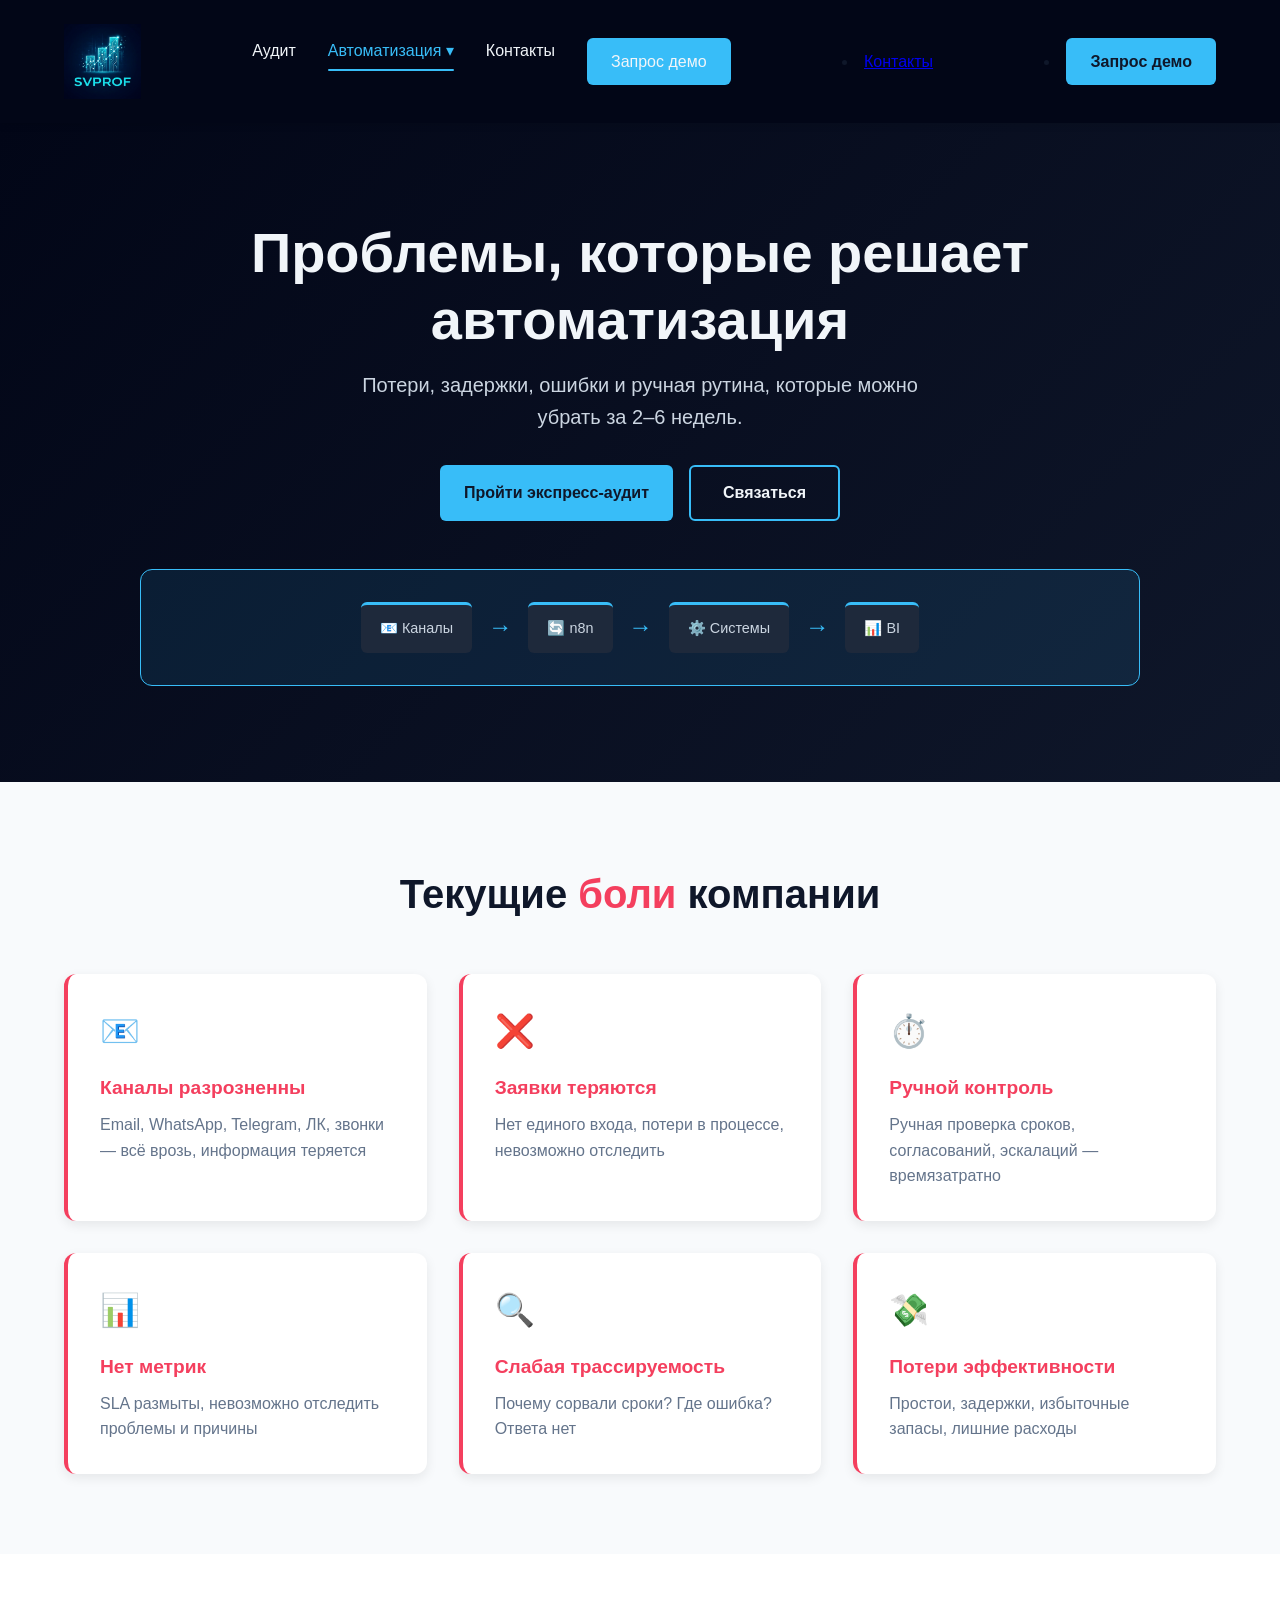
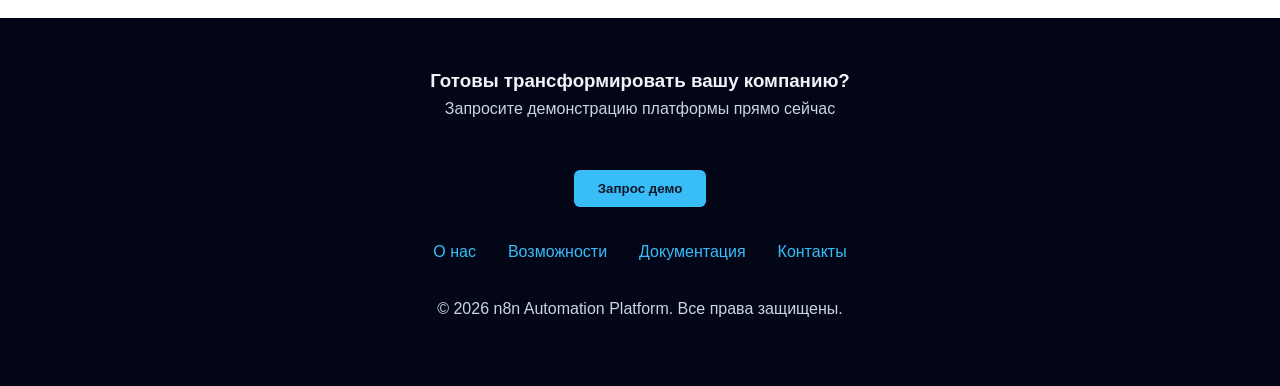
<file: automation/problems.html>
<!DOCTYPE html>
<html lang="ru">
<head>
    <meta charset="UTF-8">
    <meta name="viewport" content="width=device-width, initial-scale=1.0">
    <title>SVProf — Автоматизация: Проблемы</title>
    <style>
        * {
            margin: 0;
            padding: 0;
            box-sizing: border-box;
        }

        body {
            font-family: -apple-system, BlinkMacSystemFont, 'Segoe UI', Roboto, 'Helvetica Neue', sans-serif;
            line-height: 1.6;
            color: #0f172a;
            background-color: #ffffff;
        }

        /* Navigation */
        nav {
            display: flex;
            justify-content: space-between;
            align-items: center;
            padding: 1.5rem 5%;
            background-color: #020617;
            position: sticky;
            top: 0;
            z-index: 100;
            box-shadow: 0 2px 8px rgba(0, 0, 0, 0.1);
        }

        .logo {
            font-size: 1.5rem;
            font-weight: 700;
            color: #38bdf8;
            text-decoration: none;
        }

        .nav-links {
            display: flex;
            gap: 2rem;
            list-style: none;
        }

        .nav-links a {
            color: #f1f5f9;
            text-decoration: none;
            font-weight: 500;
            transition: color 0.3s;
        }

        .nav-links a:hover {
            color: #38bdf8;
        }

        .btn-primary {
            background-color: #38bdf8;
            color: #0f172a;
            padding: 0.7rem 1.5rem;
            border: none;
            border-radius: 6px;
            font-weight: 600;
            cursor: pointer;
            transition: background-color 0.3s;
        }

        .btn-primary:hover {
            background-color: #0284c7;
        }

        /* Hero Section */
        .hero {
            background: linear-gradient(135deg, #020617 0%, #0f172a 100%);
            color: #f1f5f9;
            padding: 6rem 5%;
            text-align: center;
        }

        .hero h1 {
            font-size: 3.5rem;
            margin-bottom: 1rem;
            line-height: 1.2;
        }

        .hero .highlight {
            color: #38bdf8;
        }

        .hero p {
            font-size: 1.25rem;
            color: #cbd5e1;
            margin-bottom: 2rem;
            max-width: 600px;
            margin-left: auto;
            margin-right: auto;
        }

        .hero-buttons {
            display: flex;
            gap: 1rem;
            justify-content: center;
            margin-bottom: 3rem;
        }

        .btn-secondary {
            background-color: transparent;
            color: #f1f5f9;
            padding: 0.8rem 2rem;
            border: 2px solid #38bdf8;
            border-radius: 6px;
            font-weight: 600;
            cursor: pointer;
            transition: all 0.3s;
        }

        .btn-secondary:hover {
            background-color: #38bdf8;
            color: #0f172a;
        }

        .hero-flow {
            max-width: 1000px;
            margin: 0 auto;
            padding: 2rem;
            background-color: rgba(56, 189, 248, 0.1);
            border-radius: 12px;
            border: 1px solid #38bdf8;
        }

        .flow-steps {
            display: flex;
            align-items: center;
            justify-content: center;
            gap: 1rem;
            flex-wrap: wrap;
        }

        .flow-step {
            background-color: #1e293b;
            padding: 0.8rem 1.2rem;
            border-radius: 6px;
            font-size: 0.9rem;
            color: #cbd5e1;
            border-top: 3px solid #38bdf8;
        }

        .flow-arrow {
            color: #38bdf8;
            font-size: 1.5rem;
        }

        /* Problems Section */
        .problems {
            padding: 5rem 5%;
            background-color: #f8fafc;
        }

        .section-title {
            font-size: 2.5rem;
            text-align: center;
            margin-bottom: 3rem;
            color: #0f172a;
        }

        .section-title .accent {
            color: #f43f5e;
        }

        .problems-grid {
            display: grid;
            grid-template-columns: repeat(auto-fit, minmax(300px, 1fr));
            gap: 2rem;
            max-width: 1200px;
            margin: 0 auto;
        }

        .problem-card {
            background-color: #ffffff;
            padding: 2rem;
            border-radius: 12px;
            border-left: 4px solid #f43f5e;
            box-shadow: 0 4px 12px rgba(0, 0, 0, 0.08);
            transition: transform 0.3s, box-shadow 0.3s;
        }

        .problem-card:hover {
            transform: translateY(-4px);
            box-shadow: 0 8px 20px rgba(0, 0, 0, 0.12);
        }

        .problem-card .icon {
            font-size: 2rem;
            margin-bottom: 1rem;
        }

        .problem-card h3 {
            color: #f43f5e;
            margin-bottom: 0.5rem;
            font-size: 1.2rem;
        }

        .problem-card p {
            color: #64748b;
        }

        /* Benefits Section */
        .benefits {
            padding: 5rem 5%;
            background-color: #ffffff;
        }

        .section-title .accent-green {
            color: #10b981;
        }

        .benefits-grid {
            display: grid;
            grid-template-columns: repeat(auto-fit, minmax(280px, 1fr));
            gap: 2rem;
            max-width: 1200px;
            margin: 0 auto;
        }

        .benefit-card {
            background: linear-gradient(135deg, #f0fdf4 0%, #dbeafe 100%);
            padding: 2rem;
            border-radius: 12px;
            border-top: 3px solid #10b981;
            box-shadow: 0 4px 12px rgba(0, 0, 0, 0.05);
        }

        .benefit-card .icon {
            font-size: 2.5rem;
            margin-bottom: 1rem;
        }

        .benefit-card h3 {
            color: #10b981;
            margin-bottom: 0.5rem;
            font-size: 1.2rem;
        }

        .benefit-card p {
            color: #475569;
        }

        /* Processes Section */
        .processes {
            padding: 5rem 5%;
            background-color: #f8fafc;
        }

        .processes-grid {
            display: grid;
            grid-template-columns: repeat(auto-fit, minmax(320px, 1fr));
            gap: 2rem;
            max-width: 1400px;
            margin: 0 auto;
        }

        .process-card {
            background-color: #ffffff;
            padding: 2rem;
            border-radius: 12px;
            border-top: 4px solid #38bdf8;
            box-shadow: 0 4px 12px rgba(0, 0, 0, 0.08);
        }

        .process-card .process-icon {
            font-size: 2.5rem;
            margin-bottom: 1rem;
        }

        .process-card h3 {
            color: #0f172a;
            margin-bottom: 1rem;
            font-size: 1.3rem;
        }

        .process-list {
            list-style: none;
            padding: 0;
        }

        .process-list li {
            padding: 0.5rem 0;
            color: #64748b;
            padding-left: 1.5rem;
            position: relative;
        }

        .process-list li:before {
            content: "✓";
            position: absolute;
            left: 0;
            color: #38bdf8;
            font-weight: bold;
        }

        .process-kpi {
            margin-top: 1.5rem;
            padding-top: 1.5rem;
            border-top: 1px solid #e2e8f0;
            color: #f59e0b;
            font-weight: 600;
            font-size: 0.95rem;
        }

        /* Architecture Section */
        .architecture {
            padding: 5rem 5%;
            background: linear-gradient(135deg, #020617 0%, #0f172a 100%);
            color: #f1f5f9;
        }

        .architecture .section-title {
            color: #f1f5f9;
        }

        .architecture .section-title .accent {
            color: #38bdf8;
        }

        .arch-diagram {
            max-width: 1000px;
            margin: 0 auto;
            background-color: rgba(30, 41, 59, 0.5);
            padding: 2rem;
            border-radius: 12px;
            border: 1px solid #38bdf8;
        }

        .arch-layer {
            margin: 1.5rem 0;
            text-align: center;
        }

        .arch-items {
            display: flex;
            gap: 1rem;
            justify-content: center;
            flex-wrap: wrap;
            margin: 1rem 0;
        }

        .arch-item {
            background-color: #1e293b;
            padding: 0.8rem 1.2rem;
            border-radius: 6px;
            font-size: 0.9rem;
            border-top: 2px solid #38bdf8;
        }

        .arch-arrow {
            color: #38bdf8;
            font-size: 1.5rem;
            margin: 0.5rem 0;
        }

        /* KPI Section */
        .kpi-section {
            padding: 5rem 5%;
            background-color: #ffffff;
        }

        .kpi-grid {
            display: grid;
            grid-template-columns: repeat(auto-fit, minmax(280px, 1fr));
            gap: 1.5rem;
            max-width: 1200px;
            margin: 0 auto;
        }

        .kpi-card {
            background: linear-gradient(135deg, #1e293b 0%, #0f172a 100%);
            color: #f1f5f9;
            padding: 2rem;
            border-radius: 12px;
            border-left: 4px solid #38bdf8;
            text-align: center;
        }

        .kpi-value {
            font-size: 2rem;
            font-weight: 700;
            color: #38bdf8;
            margin-bottom: 0.5rem;
        }

        .kpi-label {
            font-size: 0.9rem;
            color: #cbd5e1;
            margin-bottom: 0.5rem;
        }

        .kpi-desc {
            font-size: 0.85rem;
            color: #94a3b8;
        }

        /* Roadmap Section */
        .roadmap {
            padding: 5rem 5%;
            background-color: #f8fafc;
        }

        .roadmap-timeline {
            max-width: 1000px;
            margin: 0 auto;
            display: flex;
            gap: 2rem;
            justify-content: center;
        }

        .roadmap-phase {
            flex: 1;
            background-color: #ffffff;
            padding: 2rem;
            border-radius: 12px;
            border-left: 4px solid #38bdf8;
            box-shadow: 0 4px 12px rgba(0, 0, 0, 0.08);
            text-align: center;
        }

        .roadmap-phase.phase-1 {
            border-left-color: #10b981;
        }

        .roadmap-phase.phase-2 {
            border-left-color: #38bdf8;
        }

        .roadmap-phase.phase-3 {
            border-left-color: #f59e0b;
        }

        .phase-title {
            font-size: 1.3rem;
            font-weight: 700;
            margin-bottom: 0.5rem;
        }

        .phase-duration {
            color: #64748b;
            font-size: 0.9rem;
            margin-bottom: 1rem;
        }

        .phase-content {
            font-size: 0.95rem;
            color: #475569;
        }

        /* Footer */
        footer {
            background-color: #020617;
            color: #f1f5f9;
            text-align: center;
            padding: 3rem 5%;
            margin-top: 4rem;
        }

        footer p {
            color: #cbd5e1;
            margin-bottom: 1rem;
        }

        .footer-links {
            display: flex;
            justify-content: center;
            gap: 2rem;
            margin-bottom: 2rem;
        }

        .footer-links a {
            color: #38bdf8;
            text-decoration: none;
            transition: color 0.3s;
        }

        .footer-links a:hover {
            color: #0284c7;
        }

        /* Responsive */
        @media (max-width: 768px) {
            .hero h1 {
                font-size: 2rem;
            }

            .section-title {
                font-size: 1.8rem;
            }

            .nav-links {
                gap: 1rem;
                font-size: 0.9rem;
            }

            .roadmap-timeline {
                flex-direction: column;
            }

            .flow-steps {
                flex-direction: column;
            }

            .flow-arrow {
                transform: rotate(90deg);
            }
        }
    
/* Anchor offset for fixed header: keeps section titles from sticking to the top when using #links */
:root { --header-offset: 120px; }
@media (max-width: 768px) { :root { --header-offset: 96px; } }
section[id] { scroll-margin-top: var(--header-offset); }


        /* Audit Section */
        .audit {
            padding: 5rem 5%;
            background-color: #ffffff;
        }
        .audit-wrap{
            max-width: 1100px;
            margin: 0 auto;
            display: grid;
            grid-template-columns: 1.2fr 0.8fr;
            gap: 2rem;
            align-items: start;
        }
        .audit-card{
            background-color: #ffffff;
            border-radius: 12px;
            border: 1px solid #e2e8f0;
            box-shadow: 0 4px 12px rgba(0, 0, 0, 0.06);
            overflow: hidden;
        }
        .audit-head{
            padding: 1.5rem 1.5rem 1rem 1.5rem;
            background: linear-gradient(135deg, #020617 0%, #0f172a 100%);
            color: #f1f5f9;
            border-bottom: 1px solid rgba(56,189,248,0.35);
        }
        .audit-head h3{
            font-size: 1.25rem;
            margin-bottom: 0.4rem;
        }
        .audit-head p{
            color: #cbd5e1;
            font-size: 0.95rem;
            margin: 0;
        }
        .audit-body{
            padding: 1.5rem;
        }
        .audit-grid{
            display: grid;
            grid-template-columns: 1fr;
            gap: 1rem;
        }
        .q{
            display: grid;
            grid-template-columns: 1fr 220px;
            gap: 1rem;
            padding: 0.9rem;
            border-radius: 10px;
            border: 1px solid #e2e8f0;
            background: #f8fafc;
        }
        .q-title{
            font-weight: 600;
            color: #0f172a;
            font-size: 0.95rem;
        }
        .q-hint{
            color: #64748b;
            font-size: 0.85rem;
            margin-top: 0.25rem;
        }
        .q select{
            width: 100%;
            padding: 0.65rem 0.75rem;
            border-radius: 8px;
            border: 1px solid #cbd5e1;
            background: #ffffff;
            color: #0f172a;
            font-weight: 600;
        }
        .audit-actions{
            display:flex;
            gap: 0.75rem;
            flex-wrap: wrap;
            margin-top: 1rem;
        }
        .btn-ghost{
            background: transparent;
            color: #0f172a;
            padding: 0.7rem 1.2rem;
            border: 1px solid #cbd5e1;
            border-radius: 6px;
            font-weight: 700;
            cursor: pointer;
            transition: all 0.3s;
        }
        .btn-ghost:hover{
            border-color: #38bdf8;
            box-shadow: 0 2px 8px rgba(56,189,248,0.2);
        }
        .audit-side{
            display: grid;
            gap: 1rem;
            position: sticky;
            top: calc(var(--header-offset) + 10px);
        }
        .score-card{
            background: linear-gradient(135deg, #1e293b 0%, #0f172a 100%);
            color: #f1f5f9;
            padding: 1.5rem;
            border-radius: 12px;
            border: 1px solid rgba(56,189,248,0.35);
            box-shadow: 0 4px 12px rgba(0, 0, 0, 0.10);
        }
        .score-top{
            display:flex;
            justify-content: space-between;
            gap: 1rem;
            align-items: center;
        }
        .badge{
            display:inline-flex;
            align-items:center;
            gap:0.5rem;
            padding: 0.35rem 0.65rem;
            border-radius: 999px;
            font-size: 0.85rem;
            font-weight: 800;
            background: rgba(56,189,248,0.18);
            border: 1px solid rgba(56,189,248,0.35);
            color: #e2e8f0;
            white-space: nowrap;
        }
        .progress{
            margin-top: 1rem;
            background: rgba(148,163,184,0.2);
            border-radius: 999px;
            overflow: hidden;
            height: 10px;
            border: 1px solid rgba(148,163,184,0.25);
        }
        .progress > div{
            height: 100%;
            width: 0%;
            background: #38bdf8;
            transition: width 0.2s;
        }
        .score-main{
            font-size: 2.2rem;
            font-weight: 900;
            color: #38bdf8;
            margin-top: 0.7rem;
        }
        .score-sub{
            color: #cbd5e1;
            font-size: 0.95rem;
            margin-top: 0.25rem;
        }
        .result-card{
            background-color: #ffffff;
            border-radius: 12px;
            border: 1px solid #e2e8f0;
            padding: 1.25rem 1.5rem;
            box-shadow: 0 4px 12px rgba(0, 0, 0, 0.06);
        }
        .result-card h4{
            font-size: 1.1rem;
            margin-bottom: 0.5rem;
            color: #0f172a;
        }
        .pill{
            display:inline-block;
            padding: 0.25rem 0.55rem;
            border-radius: 999px;
            font-size: 0.82rem;
            font-weight: 800;
            background: #f1f5f9;
            border: 1px solid #e2e8f0;
            color: #0f172a;
            margin-right: 0.4rem;
            margin-top: 0.25rem;
        }
        .muted{
            color:#64748b;
            font-size: 0.92rem;
        }
        .small{
            font-size: 0.85rem;
            color: #94a3b8;
        }

        @media (max-width: 980px) {
            .audit-wrap{ grid-template-columns: 1fr; }
            .audit-side{ position: static; }
            .q{ grid-template-columns: 1fr; }
        }


        /* Multi-page nav dropdown */
        .nav-links .dropdown { position: relative; }
        .nav-links .dropdown-menu{
            display:none;
            position:absolute;
            top: 100%;
            left: 0;
            background: rgba(15, 23, 42, 0.98);
            border: 1px solid rgba(56,189,248,0.25);
            border-radius: 12px;
            padding: 0.6rem;
            min-width: 220px;
            box-shadow: 0 12px 30px rgba(0,0,0,0.25);
            z-index: 999;
        }
        .nav-links .dropdown-menu li{ margin: 0; }
        .nav-links .dropdown-menu a{
            display:block;
            padding: 0.55rem 0.75rem;
            border-radius: 10px;
            color: #e2e8f0;
            text-decoration: none;
            font-weight: 700;
            white-space: nowrap;
        }
        .nav-links .dropdown-menu a:hover{
            background: rgba(56,189,248,0.14);
            color: #ffffff;
        }
        .nav-links .dropdown:hover .dropdown-menu{ display:block; }

        /* Allow button style on <a> */
        a.btn-primary, a.btn-secondary{
            display: inline-flex;
            align-items: center;
            justify-content: center;
            text-decoration: none;
        }


        /* Active nav item */
        .nav-links a.active{
            color: #38bdf8 !important;
        }
        .nav-links a.active::after{
            content: "";
            display: block;
            height: 2px;
            background: #38bdf8;
            margin-top: 6px;
            border-radius: 999px;
        }
        .nav-links .dropdown > a.active{
            color: #38bdf8 !important;
        }

</style>
    <!-- Favicon -->
    <link rel="icon" href="favicon.ico" sizes="any">
    <link rel="icon" type="image/png" sizes="32x32" href="favicon-32x32.png">
    <link rel="icon" type="image/png" sizes="16x16" href="favicon-16x16.png">
    <link rel="apple-touch-icon" sizes="180x180" href="apple-touch-icon.png">


    <!-- Cloudflare Web Analytics -->
    <script defer src="https://static.cloudflareinsights.com/beacon.min.js"
        data-cf-beacon='{"token":"69012921eb0d444dba63e1991c236ef8"}'></script>

</head>
<body>

    <!-- Navigation -->
    <nav>
        <a href="../automation/index.html" class="logo"><img src="../svprof_logo.png" alt="SVPROF" style="height: 75px; object-fit: contain; display: block;"></a>
        
        <ul class="nav-links">
            <li><a href="../automation/audit.html">Аудит</a></li>

            <li class="dropdown">
                <a href="../automation/index.html" class="active">Автоматизация ▾</a>
                <ul class="dropdown-menu">
                    <li><a href="../automation/problems.html">Проблемы</a></li>
                    <li><a href="../automation/processes.html">Процессы</a></li>
                    <li><a href="../automation/solutions.html">Решения</a></li>
                    <li><a href="../automation/results.html">Результаты</a></li>
                </ul>
            </li>

            <li><a href="../contacts.html">Контакты</a></li>
            <li><a class="btn-primary" href="../contacts.html">Запрос демо</a></li>
        </ul>

            </li>
            <li><a href="../contacts.html">Контакты</a></li>
            <li><a class="btn-primary" href="../contacts.html">Запрос демо</a></li>
        </ul>
    </nav>


    <section class="hero">
        <h1>Проблемы, которые решает автоматизация</h1>
        <p>Потери, задержки, ошибки и ручная рутина, которые можно убрать за 2–6 недель.</p>
        <div class="hero-buttons">
            <a class="btn-primary" href="audit.html">Пройти экспресс‑аудит</a>
            <a class="btn-secondary" href="../contacts.html">Связаться</a>
        </div>
        <div class="hero-flow">
            <div class="flow-steps">
                <div class="flow-step">📧 Каналы</div>
                <div class="flow-arrow">→</div>
                <div class="flow-step">🔄 n8n</div>
                <div class="flow-arrow">→</div>
                <div class="flow-step">⚙️ Системы</div>
                <div class="flow-arrow">→</div>
                <div class="flow-step">📊 BI</div>
            </div>
        </div>
    </section>

<section class="problems" id="problems">
        <h2 class="section-title">Текущие <span class="accent">боли</span> компании</h2>
        <div class="problems-grid">
            <div class="problem-card">
                <div class="icon">📧</div>
                <h3>Каналы разрозненны</h3>
                <p>Email, WhatsApp, Telegram, ЛК, звонки — всё врозь, информация теряется</p>
            </div>
            <div class="problem-card">
                <div class="icon">❌</div>
                <h3>Заявки теряются</h3>
                <p>Нет единого входа, потери в процессе, невозможно отследить</p>
            </div>
            <div class="problem-card">
                <div class="icon">⏱️</div>
                <h3>Ручной контроль</h3>
                <p>Ручная проверка сроков, согласований, эскалаций — времязатратно</p>
            </div>
            <div class="problem-card">
                <div class="icon">📊</div>
                <h3>Нет метрик</h3>
                <p>SLA размыты, невозможно отследить проблемы и причины</p>
            </div>
            <div class="problem-card">
                <div class="icon">🔍</div>
                <h3>Слабая трассируемость</h3>
                <p>Почему сорвали сроки? Где ошибка? Ответа нет</p>
            </div>
            <div class="problem-card">
                <div class="icon">💸</div>
                <h3>Потери эффективности</h3>
                <p>Простои, задержки, избыточные запасы, лишние расходы</p>
            </div>
        </div>
    </section>
<footer>
        <h3>Готовы трансформировать вашу компанию?</h3>
        <p>Запросите демонстрацию платформы прямо сейчас</p>
        <button class="btn-primary" style="margin: 2rem 0;" data-scroll="#contacts">Запрос демо</button>
        <div class="footer-links">
            <a href="#">О нас</a>
            <a href="#">Возможности</a>
            <a href="#">Документация</a>
            <a href="#contacts">Контакты</a>
        </div>
        <p>&copy; 2026 n8n Automation Platform. Все права защищены.</p>
    </footer>
<script>
(function(){
  const form = document.getElementById('auditForm');
  if(!form) return;

  const selects = Array.from(form.querySelectorAll('select'));
  const scoreValue = document.getElementById('scoreValue');
  const scoreLevel = document.getElementById('scoreLevel');
  const scoreNeed = document.getElementById('scoreNeed');
  const completionBadge = document.getElementById('completionBadge');
  const progressBar = document.getElementById('progressBar');
  const recommendCard = document.getElementById('recommendCard');
  const recommendText = document.getElementById('recommendText');

  const totalQuestions = selects.length;
  const maxPerQ = 3;
  const maxTotal = totalQuestions * maxPerQ;

  function clamp(n, a, b){ return Math.min(Math.max(n,a),b); }

  function getMaturity(){
    let answered = 0;
    let sum = 0;
    const blockSum = {A:0,B:0,C:0,D:0};
    const blockCnt = {A:0,B:0,C:0,D:0};

    selects.forEach(sel => {
      const v = sel.value;
      const q = sel.closest('.q');
      const block = (q && q.dataset && q.dataset.block) ? q.dataset.block : 'A';
      blockCnt[block] += 1;

      if(v !== ''){
        answered += 1;
        const num = parseInt(v,10);
        if(!isNaN(num)) { sum += num; blockSum[block] += num; }
      }
    });

    const maturity = answered ? Math.round((sum / maxTotal) * 100) : null;
    const completion = Math.round((answered / totalQuestions) * 100);

    const blockAvg = {};
    Object.keys(blockSum).forEach(k => {
      blockAvg[k] = blockCnt[k] ? (blockSum[k] / (blockCnt[k]*maxPerQ)) : 0; // 0..1
    });

    return { maturity, answered, completion, blockAvg };
  }

  function levelFromScore(score){
    if(score === null) return {label: "Заполните ответы, чтобы увидеть результат", emoji:"📝"};
    if(score <= 25) return {label:"Ручное управление. Высокий потенциал эффекта от автоматизации.", emoji:"🔥"};
    if(score <= 50) return {label:"Частичная управляемость. Есть быстрые точки автоматизации (2–4 недели).", emoji:"⚡"};
    if(score <= 75) return {label:"Хорошая база. Нужны интеграции, регламенты и BI‑контур.", emoji:"✅"};
    return {label:"Высокая зрелость. Можно внедрять AI‑агентов и предиктивную аналитику.", emoji:"🤖"};
  }

  function recommendations(blockAvg){
    // lower avg => more pain
    const entries = Object.entries(blockAvg).sort((a,b)=>a[1]-b[1]);
    const top = entries.slice(0,2).map(x=>x[0]);

    const map = {
      A: {
        title:"Поток операций и ручная рутина",
        quick:["Интеграции между системами (убрать копипаст)", "Автоматизация отчетов и выгрузок", "Единый реестр заявок/операций + уведомления"]
      },
      B: {
        title:"Продажи и сервис",
        quick:["Единый вход заявок из всех каналов", "SLA‑контроль: напоминания/эскалации", "Автогенерация КП/счетов/договоров"]
      },
      C: {
        title:"Деньги и документооборот",
        quick:["Маршруты согласований оплат/счетов/договоров", "Платежный календарь + прогноз ДДС", "Автоконтроль дебиторки и просрочек"]
      },
      D: {
        title:"Данные и аналитика",
        quick:["Очистка НСИ/справочников (дубли, ошибки)", "Витрина данных + BI‑дашборды", "Подготовка базы для AI (FAQ, классификация, поиск)"]
      }
    };

    const blocks = top.map(k => map[k]);
    const text = `
      <p><strong>ТОП‑зоны потерь:</strong> ${blocks.map(b=>b.title).join(", ")}.</p>
      <p><strong>Quick wins (что можно сделать в первую очередь):</strong></p>
      <ol style="margin:0.5rem 0 0 1.2rem;">
        ${blocks.flatMap(b=>b.quick.slice(0,2)).slice(0,3).map(x=>`<li>${x}</li>`).join("")}
      </ol>
    `;
    return text;
  }

  function updateUI(){
    const {maturity, answered, completion, blockAvg} = getMaturity();

    completionBadge.textContent = `${answered}/${totalQuestions}`;
    progressBar.style.width = `${clamp(completion,0,100)}%`;

    if(maturity === null){
      scoreValue.textContent = "—";
      scoreLevel.textContent = "Заполните ответы, чтобы увидеть результат";
      scoreNeed.textContent = "";
      recommendCard.style.display = "none";
      return;
    }

    scoreValue.textContent = `${maturity}/100`;
    const lvl = levelFromScore(maturity);
    scoreLevel.textContent = `${lvl.emoji} ${lvl.label}`;

    const need = 100 - maturity;
    scoreNeed.textContent = `Потенциал эффекта: примерно ${need}/100 (чем выше — тем больше “запас” улучшений).`;

    // show recommendations once > 50% answered
    if(answered >= Math.ceil(totalQuestions*0.5)){
      recommendText.innerHTML = recommendations(blockAvg);
      recommendCard.style.display = "block";
    } else {
      recommendCard.style.display = "none";
    }
  }

  // init
  selects.forEach(sel => sel.addEventListener('change', updateUI));
  updateUI();

  form.addEventListener('submit', function(e){
    e.preventDefault();
    updateUI();
    // мягко прокручиваем к карточке результата
    document.getElementById('scoreCard')?.scrollIntoView({behavior:'smooth', block:'start'});
  });

  document.getElementById('resetAudit')?.addEventListener('click', function(){
    selects.forEach(s => s.value = "");
    updateUI();
  });

  document.getElementById('copyAudit')?.addEventListener('click', async function(){
    const {maturity, answered} = getMaturity();
    const text = maturity === null
      ? "Экспресс-аудит SVProf: результат пока не рассчитан — заполните вопросы."
      : `Экспресс-аудит SVProf: индекс зрелости ${maturity}/100. Заполнено ${answered}/${totalQuestions}.`;
    try{
      await navigator.clipboard.writeText(text);
      this.textContent = "Скопировано ✓";
      setTimeout(()=>this.textContent="Скопировать результат", 1500);
    } catch(err){
      alert("Не удалось скопировать. Вы можете выделить и скопировать текст вручную: " + text);
    }
  });

  // Smooth scroll for buttons/links with data-scroll
  document.querySelectorAll('[data-scroll]').forEach(el=>{
    el.addEventListener('click', function(){
      const target = this.getAttribute('data-scroll');
      if(!target) return;
      const node = document.querySelector(target);
      if(node) node.scrollIntoView({behavior:'smooth', block:'start'});
    });
  });
})();
</script>
</body>
</html>
</file>
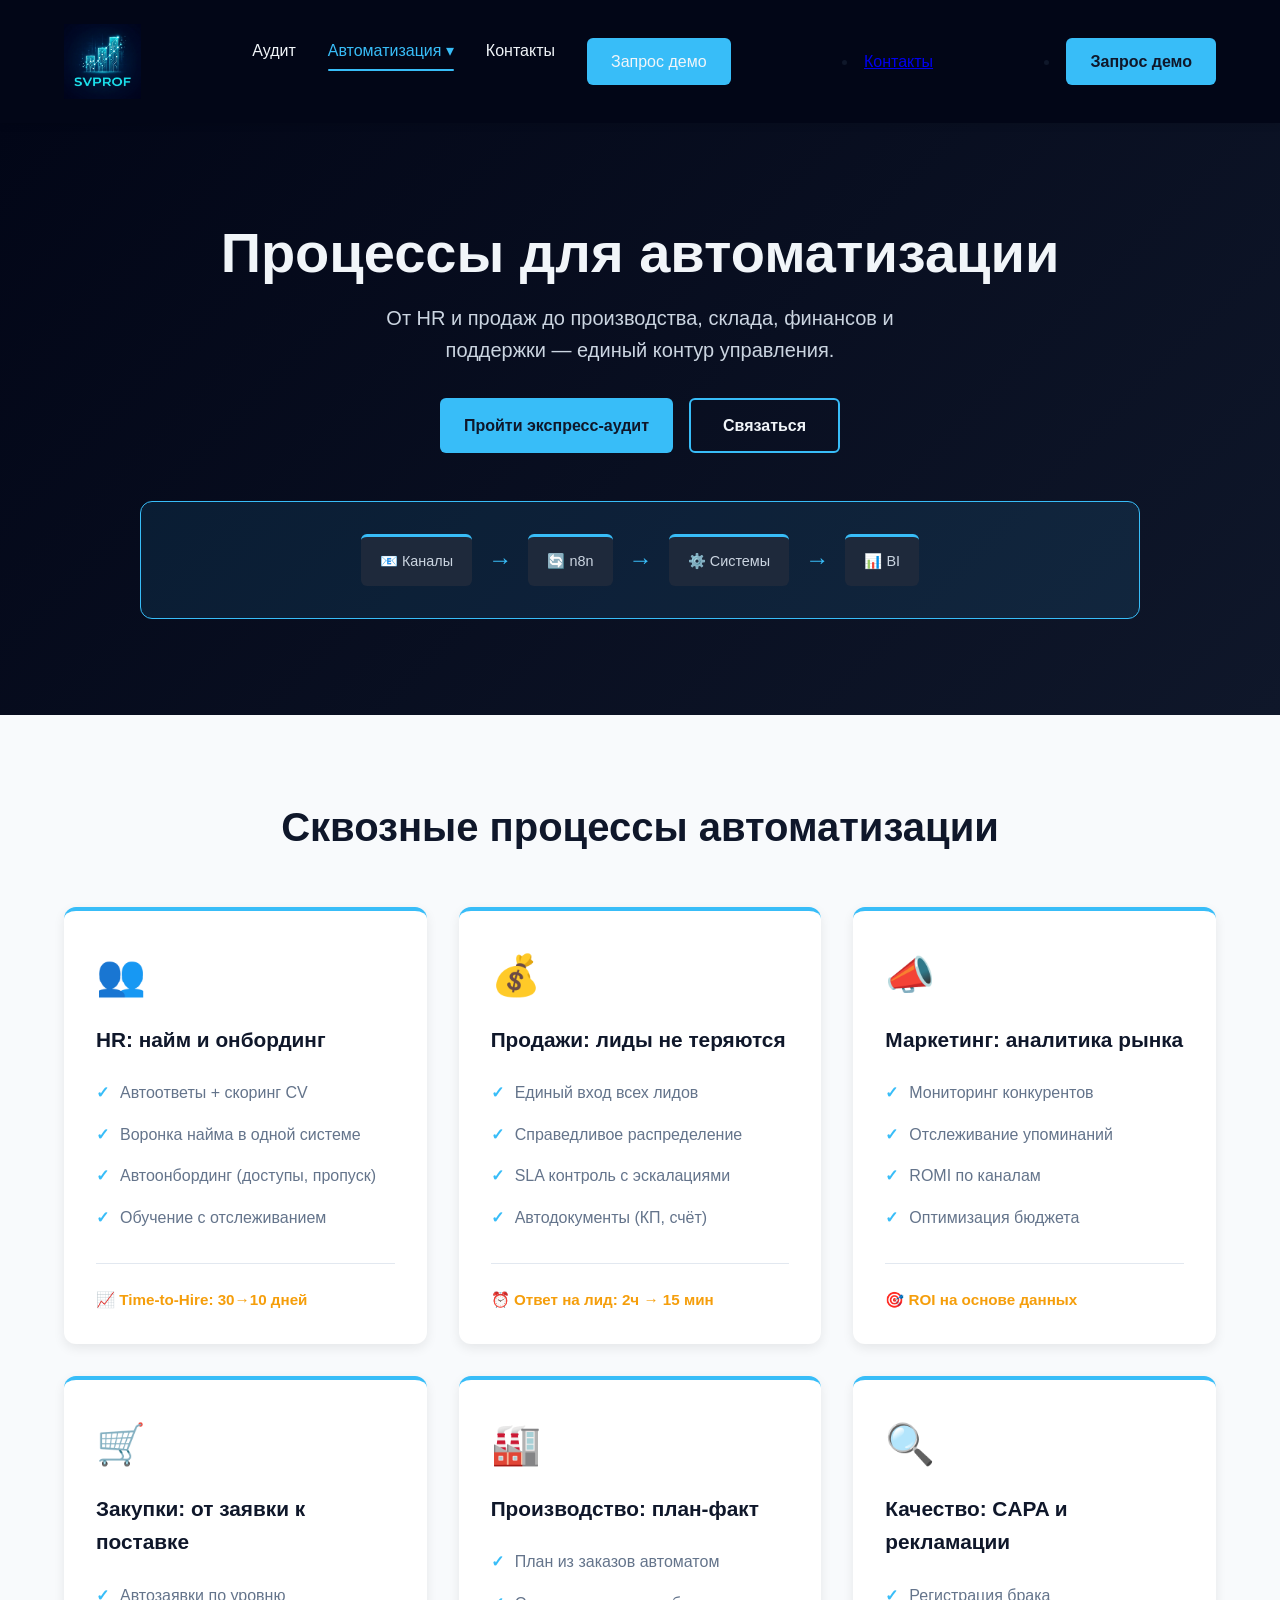
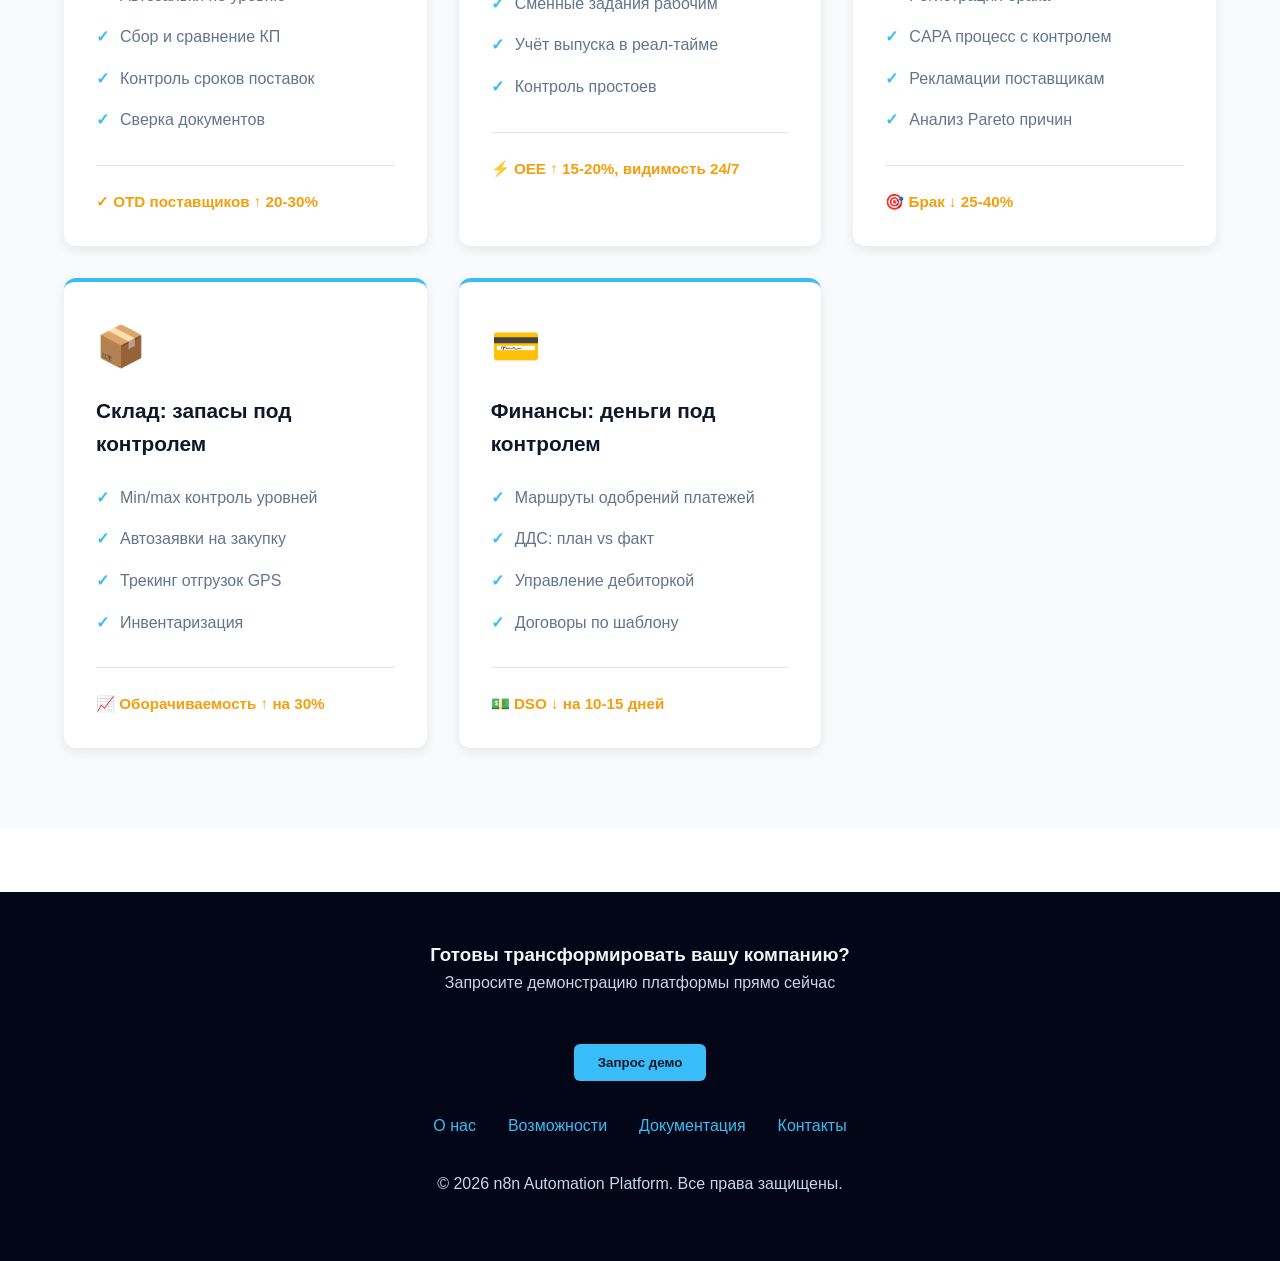
<file: automation/processes.html>
<!DOCTYPE html>
<html lang="ru">
<head>
    <meta charset="UTF-8">
    <meta name="viewport" content="width=device-width, initial-scale=1.0">
    <title>SVProf — Автоматизация: Процессы</title>
    <style>
        * {
            margin: 0;
            padding: 0;
            box-sizing: border-box;
        }

        body {
            font-family: -apple-system, BlinkMacSystemFont, 'Segoe UI', Roboto, 'Helvetica Neue', sans-serif;
            line-height: 1.6;
            color: #0f172a;
            background-color: #ffffff;
        }

        /* Navigation */
        nav {
            display: flex;
            justify-content: space-between;
            align-items: center;
            padding: 1.5rem 5%;
            background-color: #020617;
            position: sticky;
            top: 0;
            z-index: 100;
            box-shadow: 0 2px 8px rgba(0, 0, 0, 0.1);
        }

        .logo {
            font-size: 1.5rem;
            font-weight: 700;
            color: #38bdf8;
            text-decoration: none;
        }

        .nav-links {
            display: flex;
            gap: 2rem;
            list-style: none;
        }

        .nav-links a {
            color: #f1f5f9;
            text-decoration: none;
            font-weight: 500;
            transition: color 0.3s;
        }

        .nav-links a:hover {
            color: #38bdf8;
        }

        .btn-primary {
            background-color: #38bdf8;
            color: #0f172a;
            padding: 0.7rem 1.5rem;
            border: none;
            border-radius: 6px;
            font-weight: 600;
            cursor: pointer;
            transition: background-color 0.3s;
        }

        .btn-primary:hover {
            background-color: #0284c7;
        }

        /* Hero Section */
        .hero {
            background: linear-gradient(135deg, #020617 0%, #0f172a 100%);
            color: #f1f5f9;
            padding: 6rem 5%;
            text-align: center;
        }

        .hero h1 {
            font-size: 3.5rem;
            margin-bottom: 1rem;
            line-height: 1.2;
        }

        .hero .highlight {
            color: #38bdf8;
        }

        .hero p {
            font-size: 1.25rem;
            color: #cbd5e1;
            margin-bottom: 2rem;
            max-width: 600px;
            margin-left: auto;
            margin-right: auto;
        }

        .hero-buttons {
            display: flex;
            gap: 1rem;
            justify-content: center;
            margin-bottom: 3rem;
        }

        .btn-secondary {
            background-color: transparent;
            color: #f1f5f9;
            padding: 0.8rem 2rem;
            border: 2px solid #38bdf8;
            border-radius: 6px;
            font-weight: 600;
            cursor: pointer;
            transition: all 0.3s;
        }

        .btn-secondary:hover {
            background-color: #38bdf8;
            color: #0f172a;
        }

        .hero-flow {
            max-width: 1000px;
            margin: 0 auto;
            padding: 2rem;
            background-color: rgba(56, 189, 248, 0.1);
            border-radius: 12px;
            border: 1px solid #38bdf8;
        }

        .flow-steps {
            display: flex;
            align-items: center;
            justify-content: center;
            gap: 1rem;
            flex-wrap: wrap;
        }

        .flow-step {
            background-color: #1e293b;
            padding: 0.8rem 1.2rem;
            border-radius: 6px;
            font-size: 0.9rem;
            color: #cbd5e1;
            border-top: 3px solid #38bdf8;
        }

        .flow-arrow {
            color: #38bdf8;
            font-size: 1.5rem;
        }

        /* Problems Section */
        .problems {
            padding: 5rem 5%;
            background-color: #f8fafc;
        }

        .section-title {
            font-size: 2.5rem;
            text-align: center;
            margin-bottom: 3rem;
            color: #0f172a;
        }

        .section-title .accent {
            color: #f43f5e;
        }

        .problems-grid {
            display: grid;
            grid-template-columns: repeat(auto-fit, minmax(300px, 1fr));
            gap: 2rem;
            max-width: 1200px;
            margin: 0 auto;
        }

        .problem-card {
            background-color: #ffffff;
            padding: 2rem;
            border-radius: 12px;
            border-left: 4px solid #f43f5e;
            box-shadow: 0 4px 12px rgba(0, 0, 0, 0.08);
            transition: transform 0.3s, box-shadow 0.3s;
        }

        .problem-card:hover {
            transform: translateY(-4px);
            box-shadow: 0 8px 20px rgba(0, 0, 0, 0.12);
        }

        .problem-card .icon {
            font-size: 2rem;
            margin-bottom: 1rem;
        }

        .problem-card h3 {
            color: #f43f5e;
            margin-bottom: 0.5rem;
            font-size: 1.2rem;
        }

        .problem-card p {
            color: #64748b;
        }

        /* Benefits Section */
        .benefits {
            padding: 5rem 5%;
            background-color: #ffffff;
        }

        .section-title .accent-green {
            color: #10b981;
        }

        .benefits-grid {
            display: grid;
            grid-template-columns: repeat(auto-fit, minmax(280px, 1fr));
            gap: 2rem;
            max-width: 1200px;
            margin: 0 auto;
        }

        .benefit-card {
            background: linear-gradient(135deg, #f0fdf4 0%, #dbeafe 100%);
            padding: 2rem;
            border-radius: 12px;
            border-top: 3px solid #10b981;
            box-shadow: 0 4px 12px rgba(0, 0, 0, 0.05);
        }

        .benefit-card .icon {
            font-size: 2.5rem;
            margin-bottom: 1rem;
        }

        .benefit-card h3 {
            color: #10b981;
            margin-bottom: 0.5rem;
            font-size: 1.2rem;
        }

        .benefit-card p {
            color: #475569;
        }

        /* Processes Section */
        .processes {
            padding: 5rem 5%;
            background-color: #f8fafc;
        }

        .processes-grid {
            display: grid;
            grid-template-columns: repeat(auto-fit, minmax(320px, 1fr));
            gap: 2rem;
            max-width: 1400px;
            margin: 0 auto;
        }

        .process-card {
            background-color: #ffffff;
            padding: 2rem;
            border-radius: 12px;
            border-top: 4px solid #38bdf8;
            box-shadow: 0 4px 12px rgba(0, 0, 0, 0.08);
        }

        .process-card .process-icon {
            font-size: 2.5rem;
            margin-bottom: 1rem;
        }

        .process-card h3 {
            color: #0f172a;
            margin-bottom: 1rem;
            font-size: 1.3rem;
        }

        .process-list {
            list-style: none;
            padding: 0;
        }

        .process-list li {
            padding: 0.5rem 0;
            color: #64748b;
            padding-left: 1.5rem;
            position: relative;
        }

        .process-list li:before {
            content: "✓";
            position: absolute;
            left: 0;
            color: #38bdf8;
            font-weight: bold;
        }

        .process-kpi {
            margin-top: 1.5rem;
            padding-top: 1.5rem;
            border-top: 1px solid #e2e8f0;
            color: #f59e0b;
            font-weight: 600;
            font-size: 0.95rem;
        }

        /* Architecture Section */
        .architecture {
            padding: 5rem 5%;
            background: linear-gradient(135deg, #020617 0%, #0f172a 100%);
            color: #f1f5f9;
        }

        .architecture .section-title {
            color: #f1f5f9;
        }

        .architecture .section-title .accent {
            color: #38bdf8;
        }

        .arch-diagram {
            max-width: 1000px;
            margin: 0 auto;
            background-color: rgba(30, 41, 59, 0.5);
            padding: 2rem;
            border-radius: 12px;
            border: 1px solid #38bdf8;
        }

        .arch-layer {
            margin: 1.5rem 0;
            text-align: center;
        }

        .arch-items {
            display: flex;
            gap: 1rem;
            justify-content: center;
            flex-wrap: wrap;
            margin: 1rem 0;
        }

        .arch-item {
            background-color: #1e293b;
            padding: 0.8rem 1.2rem;
            border-radius: 6px;
            font-size: 0.9rem;
            border-top: 2px solid #38bdf8;
        }

        .arch-arrow {
            color: #38bdf8;
            font-size: 1.5rem;
            margin: 0.5rem 0;
        }

        /* KPI Section */
        .kpi-section {
            padding: 5rem 5%;
            background-color: #ffffff;
        }

        .kpi-grid {
            display: grid;
            grid-template-columns: repeat(auto-fit, minmax(280px, 1fr));
            gap: 1.5rem;
            max-width: 1200px;
            margin: 0 auto;
        }

        .kpi-card {
            background: linear-gradient(135deg, #1e293b 0%, #0f172a 100%);
            color: #f1f5f9;
            padding: 2rem;
            border-radius: 12px;
            border-left: 4px solid #38bdf8;
            text-align: center;
        }

        .kpi-value {
            font-size: 2rem;
            font-weight: 700;
            color: #38bdf8;
            margin-bottom: 0.5rem;
        }

        .kpi-label {
            font-size: 0.9rem;
            color: #cbd5e1;
            margin-bottom: 0.5rem;
        }

        .kpi-desc {
            font-size: 0.85rem;
            color: #94a3b8;
        }

        /* Roadmap Section */
        .roadmap {
            padding: 5rem 5%;
            background-color: #f8fafc;
        }

        .roadmap-timeline {
            max-width: 1000px;
            margin: 0 auto;
            display: flex;
            gap: 2rem;
            justify-content: center;
        }

        .roadmap-phase {
            flex: 1;
            background-color: #ffffff;
            padding: 2rem;
            border-radius: 12px;
            border-left: 4px solid #38bdf8;
            box-shadow: 0 4px 12px rgba(0, 0, 0, 0.08);
            text-align: center;
        }

        .roadmap-phase.phase-1 {
            border-left-color: #10b981;
        }

        .roadmap-phase.phase-2 {
            border-left-color: #38bdf8;
        }

        .roadmap-phase.phase-3 {
            border-left-color: #f59e0b;
        }

        .phase-title {
            font-size: 1.3rem;
            font-weight: 700;
            margin-bottom: 0.5rem;
        }

        .phase-duration {
            color: #64748b;
            font-size: 0.9rem;
            margin-bottom: 1rem;
        }

        .phase-content {
            font-size: 0.95rem;
            color: #475569;
        }

        /* Footer */
        footer {
            background-color: #020617;
            color: #f1f5f9;
            text-align: center;
            padding: 3rem 5%;
            margin-top: 4rem;
        }

        footer p {
            color: #cbd5e1;
            margin-bottom: 1rem;
        }

        .footer-links {
            display: flex;
            justify-content: center;
            gap: 2rem;
            margin-bottom: 2rem;
        }

        .footer-links a {
            color: #38bdf8;
            text-decoration: none;
            transition: color 0.3s;
        }

        .footer-links a:hover {
            color: #0284c7;
        }

        /* Responsive */
        @media (max-width: 768px) {
            .hero h1 {
                font-size: 2rem;
            }

            .section-title {
                font-size: 1.8rem;
            }

            .nav-links {
                gap: 1rem;
                font-size: 0.9rem;
            }

            .roadmap-timeline {
                flex-direction: column;
            }

            .flow-steps {
                flex-direction: column;
            }

            .flow-arrow {
                transform: rotate(90deg);
            }
        }
    
/* Anchor offset for fixed header: keeps section titles from sticking to the top when using #links */
:root { --header-offset: 120px; }
@media (max-width: 768px) { :root { --header-offset: 96px; } }
section[id] { scroll-margin-top: var(--header-offset); }


        /* Audit Section */
        .audit {
            padding: 5rem 5%;
            background-color: #ffffff;
        }
        .audit-wrap{
            max-width: 1100px;
            margin: 0 auto;
            display: grid;
            grid-template-columns: 1.2fr 0.8fr;
            gap: 2rem;
            align-items: start;
        }
        .audit-card{
            background-color: #ffffff;
            border-radius: 12px;
            border: 1px solid #e2e8f0;
            box-shadow: 0 4px 12px rgba(0, 0, 0, 0.06);
            overflow: hidden;
        }
        .audit-head{
            padding: 1.5rem 1.5rem 1rem 1.5rem;
            background: linear-gradient(135deg, #020617 0%, #0f172a 100%);
            color: #f1f5f9;
            border-bottom: 1px solid rgba(56,189,248,0.35);
        }
        .audit-head h3{
            font-size: 1.25rem;
            margin-bottom: 0.4rem;
        }
        .audit-head p{
            color: #cbd5e1;
            font-size: 0.95rem;
            margin: 0;
        }
        .audit-body{
            padding: 1.5rem;
        }
        .audit-grid{
            display: grid;
            grid-template-columns: 1fr;
            gap: 1rem;
        }
        .q{
            display: grid;
            grid-template-columns: 1fr 220px;
            gap: 1rem;
            padding: 0.9rem;
            border-radius: 10px;
            border: 1px solid #e2e8f0;
            background: #f8fafc;
        }
        .q-title{
            font-weight: 600;
            color: #0f172a;
            font-size: 0.95rem;
        }
        .q-hint{
            color: #64748b;
            font-size: 0.85rem;
            margin-top: 0.25rem;
        }
        .q select{
            width: 100%;
            padding: 0.65rem 0.75rem;
            border-radius: 8px;
            border: 1px solid #cbd5e1;
            background: #ffffff;
            color: #0f172a;
            font-weight: 600;
        }
        .audit-actions{
            display:flex;
            gap: 0.75rem;
            flex-wrap: wrap;
            margin-top: 1rem;
        }
        .btn-ghost{
            background: transparent;
            color: #0f172a;
            padding: 0.7rem 1.2rem;
            border: 1px solid #cbd5e1;
            border-radius: 6px;
            font-weight: 700;
            cursor: pointer;
            transition: all 0.3s;
        }
        .btn-ghost:hover{
            border-color: #38bdf8;
            box-shadow: 0 2px 8px rgba(56,189,248,0.2);
        }
        .audit-side{
            display: grid;
            gap: 1rem;
            position: sticky;
            top: calc(var(--header-offset) + 10px);
        }
        .score-card{
            background: linear-gradient(135deg, #1e293b 0%, #0f172a 100%);
            color: #f1f5f9;
            padding: 1.5rem;
            border-radius: 12px;
            border: 1px solid rgba(56,189,248,0.35);
            box-shadow: 0 4px 12px rgba(0, 0, 0, 0.10);
        }
        .score-top{
            display:flex;
            justify-content: space-between;
            gap: 1rem;
            align-items: center;
        }
        .badge{
            display:inline-flex;
            align-items:center;
            gap:0.5rem;
            padding: 0.35rem 0.65rem;
            border-radius: 999px;
            font-size: 0.85rem;
            font-weight: 800;
            background: rgba(56,189,248,0.18);
            border: 1px solid rgba(56,189,248,0.35);
            color: #e2e8f0;
            white-space: nowrap;
        }
        .progress{
            margin-top: 1rem;
            background: rgba(148,163,184,0.2);
            border-radius: 999px;
            overflow: hidden;
            height: 10px;
            border: 1px solid rgba(148,163,184,0.25);
        }
        .progress > div{
            height: 100%;
            width: 0%;
            background: #38bdf8;
            transition: width 0.2s;
        }
        .score-main{
            font-size: 2.2rem;
            font-weight: 900;
            color: #38bdf8;
            margin-top: 0.7rem;
        }
        .score-sub{
            color: #cbd5e1;
            font-size: 0.95rem;
            margin-top: 0.25rem;
        }
        .result-card{
            background-color: #ffffff;
            border-radius: 12px;
            border: 1px solid #e2e8f0;
            padding: 1.25rem 1.5rem;
            box-shadow: 0 4px 12px rgba(0, 0, 0, 0.06);
        }
        .result-card h4{
            font-size: 1.1rem;
            margin-bottom: 0.5rem;
            color: #0f172a;
        }
        .pill{
            display:inline-block;
            padding: 0.25rem 0.55rem;
            border-radius: 999px;
            font-size: 0.82rem;
            font-weight: 800;
            background: #f1f5f9;
            border: 1px solid #e2e8f0;
            color: #0f172a;
            margin-right: 0.4rem;
            margin-top: 0.25rem;
        }
        .muted{
            color:#64748b;
            font-size: 0.92rem;
        }
        .small{
            font-size: 0.85rem;
            color: #94a3b8;
        }

        @media (max-width: 980px) {
            .audit-wrap{ grid-template-columns: 1fr; }
            .audit-side{ position: static; }
            .q{ grid-template-columns: 1fr; }
        }


        /* Multi-page nav dropdown */
        .nav-links .dropdown { position: relative; }
        .nav-links .dropdown-menu{
            display:none;
            position:absolute;
            top: 100%;
            left: 0;
            background: rgba(15, 23, 42, 0.98);
            border: 1px solid rgba(56,189,248,0.25);
            border-radius: 12px;
            padding: 0.6rem;
            min-width: 220px;
            box-shadow: 0 12px 30px rgba(0,0,0,0.25);
            z-index: 999;
        }
        .nav-links .dropdown-menu li{ margin: 0; }
        .nav-links .dropdown-menu a{
            display:block;
            padding: 0.55rem 0.75rem;
            border-radius: 10px;
            color: #e2e8f0;
            text-decoration: none;
            font-weight: 700;
            white-space: nowrap;
        }
        .nav-links .dropdown-menu a:hover{
            background: rgba(56,189,248,0.14);
            color: #ffffff;
        }
        .nav-links .dropdown:hover .dropdown-menu{ display:block; }

        /* Allow button style on <a> */
        a.btn-primary, a.btn-secondary{
            display: inline-flex;
            align-items: center;
            justify-content: center;
            text-decoration: none;
        }


        /* Active nav item */
        .nav-links a.active{
            color: #38bdf8 !important;
        }
        .nav-links a.active::after{
            content: "";
            display: block;
            height: 2px;
            background: #38bdf8;
            margin-top: 6px;
            border-radius: 999px;
        }
        .nav-links .dropdown > a.active{
            color: #38bdf8 !important;
        }

</style>
    <!-- Favicon -->
    <link rel="icon" href="favicon.ico" sizes="any">
    <link rel="icon" type="image/png" sizes="32x32" href="favicon-32x32.png">
    <link rel="icon" type="image/png" sizes="16x16" href="favicon-16x16.png">
    <link rel="apple-touch-icon" sizes="180x180" href="apple-touch-icon.png">


    <!-- Cloudflare Web Analytics -->
    <script defer src="https://static.cloudflareinsights.com/beacon.min.js"
        data-cf-beacon='{"token":"69012921eb0d444dba63e1991c236ef8"}'></script>

</head>
<body>

    <!-- Navigation -->
    <nav>
        <a href="../automation/index.html" class="logo"><img src="../svprof_logo.png" alt="SVPROF" style="height: 75px; object-fit: contain; display: block;"></a>
        
        <ul class="nav-links">
            <li><a href="../automation/audit.html">Аудит</a></li>

            <li class="dropdown">
                <a href="../automation/index.html" class="active">Автоматизация ▾</a>
                <ul class="dropdown-menu">
                    <li><a href="../automation/problems.html">Проблемы</a></li>
                    <li><a href="../automation/processes.html">Процессы</a></li>
                    <li><a href="../automation/solutions.html">Решения</a></li>
                    <li><a href="../automation/results.html">Результаты</a></li>
                </ul>
            </li>

            <li><a href="../contacts.html">Контакты</a></li>
            <li><a class="btn-primary" href="../contacts.html">Запрос демо</a></li>
        </ul>

            </li>
            <li><a href="../contacts.html">Контакты</a></li>
            <li><a class="btn-primary" href="../contacts.html">Запрос демо</a></li>
        </ul>
    </nav>


    <section class="hero">
        <h1>Процессы для автоматизации</h1>
        <p>От HR и продаж до производства, склада, финансов и поддержки — единый контур управления.</p>
        <div class="hero-buttons">
            <a class="btn-primary" href="audit.html">Пройти экспресс‑аудит</a>
            <a class="btn-secondary" href="../contacts.html">Связаться</a>
        </div>
        <div class="hero-flow">
            <div class="flow-steps">
                <div class="flow-step">📧 Каналы</div>
                <div class="flow-arrow">→</div>
                <div class="flow-step">🔄 n8n</div>
                <div class="flow-arrow">→</div>
                <div class="flow-step">⚙️ Системы</div>
                <div class="flow-arrow">→</div>
                <div class="flow-step">📊 BI</div>
            </div>
        </div>
    </section>

<section class="processes" id="processes">
        <h2 class="section-title">Сквозные процессы автоматизации</h2>
        <div class="processes-grid">
            <div class="process-card">
                <div class="process-icon">👥</div>
                <h3>HR: найм и онбординг</h3>
                <ul class="process-list">
                    <li>Автоответы + скоринг CV</li>
                    <li>Воронка найма в одной системе</li>
                    <li>Автоонбординг (доступы, пропуск)</li>
                    <li>Обучение с отслеживанием</li>
                </ul>
                <div class="process-kpi">📈 Time-to-Hire: 30→10 дней</div>
            </div>

            <div class="process-card">
                <div class="process-icon">💰</div>
                <h3>Продажи: лиды не теряются</h3>
                <ul class="process-list">
                    <li>Единый вход всех лидов</li>
                    <li>Справедливое распределение</li>
                    <li>SLA контроль с эскалациями</li>
                    <li>Автодокументы (КП, счёт)</li>
                </ul>
                <div class="process-kpi">⏰ Ответ на лид: 2ч → 15 мин</div>
            </div>

            <div class="process-card">
                <div class="process-icon">📣</div>
                <h3>Маркетинг: аналитика рынка</h3>
                <ul class="process-list">
                    <li>Мониторинг конкурентов</li>
                    <li>Отслеживание упоминаний</li>
                    <li>ROMI по каналам</li>
                    <li>Оптимизация бюджета</li>
                </ul>
                <div class="process-kpi">🎯 ROI на основе данных</div>
            </div>

            <div class="process-card">
                <div class="process-icon">🛒</div>
                <h3>Закупки: от заявки к поставке</h3>
                <ul class="process-list">
                    <li>Автозаявки по уровню</li>
                    <li>Сбор и сравнение КП</li>
                    <li>Контроль сроков поставок</li>
                    <li>Сверка документов</li>
                </ul>
                <div class="process-kpi">✓ OTD поставщиков ↑ 20-30%</div>
            </div>

            <div class="process-card">
                <div class="process-icon">🏭</div>
                <h3>Производство: план-факт</h3>
                <ul class="process-list">
                    <li>План из заказов автоматом</li>
                    <li>Сменные задания рабочим</li>
                    <li>Учёт выпуска в реал-тайме</li>
                    <li>Контроль простоев</li>
                </ul>
                <div class="process-kpi">⚡ OEE ↑ 15-20%, видимость 24/7</div>
            </div>

            <div class="process-card">
                <div class="process-icon">🔍</div>
                <h3>Качество: CAPA и рекламации</h3>
                <ul class="process-list">
                    <li>Регистрация брака</li>
                    <li>CAPA процесс с контролем</li>
                    <li>Рекламации поставщикам</li>
                    <li>Анализ Pareto причин</li>
                </ul>
                <div class="process-kpi">🎯 Брак ↓ 25-40%</div>
            </div>

            <div class="process-card">
                <div class="process-icon">📦</div>
                <h3>Склад: запасы под контролем</h3>
                <ul class="process-list">
                    <li>Min/max контроль уровней</li>
                    <li>Автозаявки на закупку</li>
                    <li>Трекинг отгрузок GPS</li>
                    <li>Инвентаризация</li>
                </ul>
                <div class="process-kpi">📈 Оборачиваемость ↑ на 30%</div>
            </div>

            <div class="process-card">
                <div class="process-icon">💳</div>
                <h3>Финансы: деньги под контролем</h3>
                <ul class="process-list">
                    <li>Маршруты одобрений платежей</li>
                    <li>ДДС: план vs факт</li>
                    <li>Управление дебиторкой</li>
                    <li>Договоры по шаблону</li>
                </ul>
                <div class="process-kpi">💵 DSO ↓ на 10-15 дней</div>
            </div>
        </div>
    </section>
<footer>
        <h3>Готовы трансформировать вашу компанию?</h3>
        <p>Запросите демонстрацию платформы прямо сейчас</p>
        <button class="btn-primary" style="margin: 2rem 0;" data-scroll="#contacts">Запрос демо</button>
        <div class="footer-links">
            <a href="#">О нас</a>
            <a href="#">Возможности</a>
            <a href="#">Документация</a>
            <a href="#contacts">Контакты</a>
        </div>
        <p>&copy; 2026 n8n Automation Platform. Все права защищены.</p>
    </footer>
<script>
(function(){
  const form = document.getElementById('auditForm');
  if(!form) return;

  const selects = Array.from(form.querySelectorAll('select'));
  const scoreValue = document.getElementById('scoreValue');
  const scoreLevel = document.getElementById('scoreLevel');
  const scoreNeed = document.getElementById('scoreNeed');
  const completionBadge = document.getElementById('completionBadge');
  const progressBar = document.getElementById('progressBar');
  const recommendCard = document.getElementById('recommendCard');
  const recommendText = document.getElementById('recommendText');

  const totalQuestions = selects.length;
  const maxPerQ = 3;
  const maxTotal = totalQuestions * maxPerQ;

  function clamp(n, a, b){ return Math.min(Math.max(n,a),b); }

  function getMaturity(){
    let answered = 0;
    let sum = 0;
    const blockSum = {A:0,B:0,C:0,D:0};
    const blockCnt = {A:0,B:0,C:0,D:0};

    selects.forEach(sel => {
      const v = sel.value;
      const q = sel.closest('.q');
      const block = (q && q.dataset && q.dataset.block) ? q.dataset.block : 'A';
      blockCnt[block] += 1;

      if(v !== ''){
        answered += 1;
        const num = parseInt(v,10);
        if(!isNaN(num)) { sum += num; blockSum[block] += num; }
      }
    });

    const maturity = answered ? Math.round((sum / maxTotal) * 100) : null;
    const completion = Math.round((answered / totalQuestions) * 100);

    const blockAvg = {};
    Object.keys(blockSum).forEach(k => {
      blockAvg[k] = blockCnt[k] ? (blockSum[k] / (blockCnt[k]*maxPerQ)) : 0; // 0..1
    });

    return { maturity, answered, completion, blockAvg };
  }

  function levelFromScore(score){
    if(score === null) return {label: "Заполните ответы, чтобы увидеть результат", emoji:"📝"};
    if(score <= 25) return {label:"Ручное управление. Высокий потенциал эффекта от автоматизации.", emoji:"🔥"};
    if(score <= 50) return {label:"Частичная управляемость. Есть быстрые точки автоматизации (2–4 недели).", emoji:"⚡"};
    if(score <= 75) return {label:"Хорошая база. Нужны интеграции, регламенты и BI‑контур.", emoji:"✅"};
    return {label:"Высокая зрелость. Можно внедрять AI‑агентов и предиктивную аналитику.", emoji:"🤖"};
  }

  function recommendations(blockAvg){
    // lower avg => more pain
    const entries = Object.entries(blockAvg).sort((a,b)=>a[1]-b[1]);
    const top = entries.slice(0,2).map(x=>x[0]);

    const map = {
      A: {
        title:"Поток операций и ручная рутина",
        quick:["Интеграции между системами (убрать копипаст)", "Автоматизация отчетов и выгрузок", "Единый реестр заявок/операций + уведомления"]
      },
      B: {
        title:"Продажи и сервис",
        quick:["Единый вход заявок из всех каналов", "SLA‑контроль: напоминания/эскалации", "Автогенерация КП/счетов/договоров"]
      },
      C: {
        title:"Деньги и документооборот",
        quick:["Маршруты согласований оплат/счетов/договоров", "Платежный календарь + прогноз ДДС", "Автоконтроль дебиторки и просрочек"]
      },
      D: {
        title:"Данные и аналитика",
        quick:["Очистка НСИ/справочников (дубли, ошибки)", "Витрина данных + BI‑дашборды", "Подготовка базы для AI (FAQ, классификация, поиск)"]
      }
    };

    const blocks = top.map(k => map[k]);
    const text = `
      <p><strong>ТОП‑зоны потерь:</strong> ${blocks.map(b=>b.title).join(", ")}.</p>
      <p><strong>Quick wins (что можно сделать в первую очередь):</strong></p>
      <ol style="margin:0.5rem 0 0 1.2rem;">
        ${blocks.flatMap(b=>b.quick.slice(0,2)).slice(0,3).map(x=>`<li>${x}</li>`).join("")}
      </ol>
    `;
    return text;
  }

  function updateUI(){
    const {maturity, answered, completion, blockAvg} = getMaturity();

    completionBadge.textContent = `${answered}/${totalQuestions}`;
    progressBar.style.width = `${clamp(completion,0,100)}%`;

    if(maturity === null){
      scoreValue.textContent = "—";
      scoreLevel.textContent = "Заполните ответы, чтобы увидеть результат";
      scoreNeed.textContent = "";
      recommendCard.style.display = "none";
      return;
    }

    scoreValue.textContent = `${maturity}/100`;
    const lvl = levelFromScore(maturity);
    scoreLevel.textContent = `${lvl.emoji} ${lvl.label}`;

    const need = 100 - maturity;
    scoreNeed.textContent = `Потенциал эффекта: примерно ${need}/100 (чем выше — тем больше “запас” улучшений).`;

    // show recommendations once > 50% answered
    if(answered >= Math.ceil(totalQuestions*0.5)){
      recommendText.innerHTML = recommendations(blockAvg);
      recommendCard.style.display = "block";
    } else {
      recommendCard.style.display = "none";
    }
  }

  // init
  selects.forEach(sel => sel.addEventListener('change', updateUI));
  updateUI();

  form.addEventListener('submit', function(e){
    e.preventDefault();
    updateUI();
    // мягко прокручиваем к карточке результата
    document.getElementById('scoreCard')?.scrollIntoView({behavior:'smooth', block:'start'});
  });

  document.getElementById('resetAudit')?.addEventListener('click', function(){
    selects.forEach(s => s.value = "");
    updateUI();
  });

  document.getElementById('copyAudit')?.addEventListener('click', async function(){
    const {maturity, answered} = getMaturity();
    const text = maturity === null
      ? "Экспресс-аудит SVProf: результат пока не рассчитан — заполните вопросы."
      : `Экспресс-аудит SVProf: индекс зрелости ${maturity}/100. Заполнено ${answered}/${totalQuestions}.`;
    try{
      await navigator.clipboard.writeText(text);
      this.textContent = "Скопировано ✓";
      setTimeout(()=>this.textContent="Скопировать результат", 1500);
    } catch(err){
      alert("Не удалось скопировать. Вы можете выделить и скопировать текст вручную: " + text);
    }
  });

  // Smooth scroll for buttons/links with data-scroll
  document.querySelectorAll('[data-scroll]').forEach(el=>{
    el.addEventListener('click', function(){
      const target = this.getAttribute('data-scroll');
      if(!target) return;
      const node = document.querySelector(target);
      if(node) node.scrollIntoView({behavior:'smooth', block:'start'});
    });
  });
})();
</script>
</body>
</html>
</file>
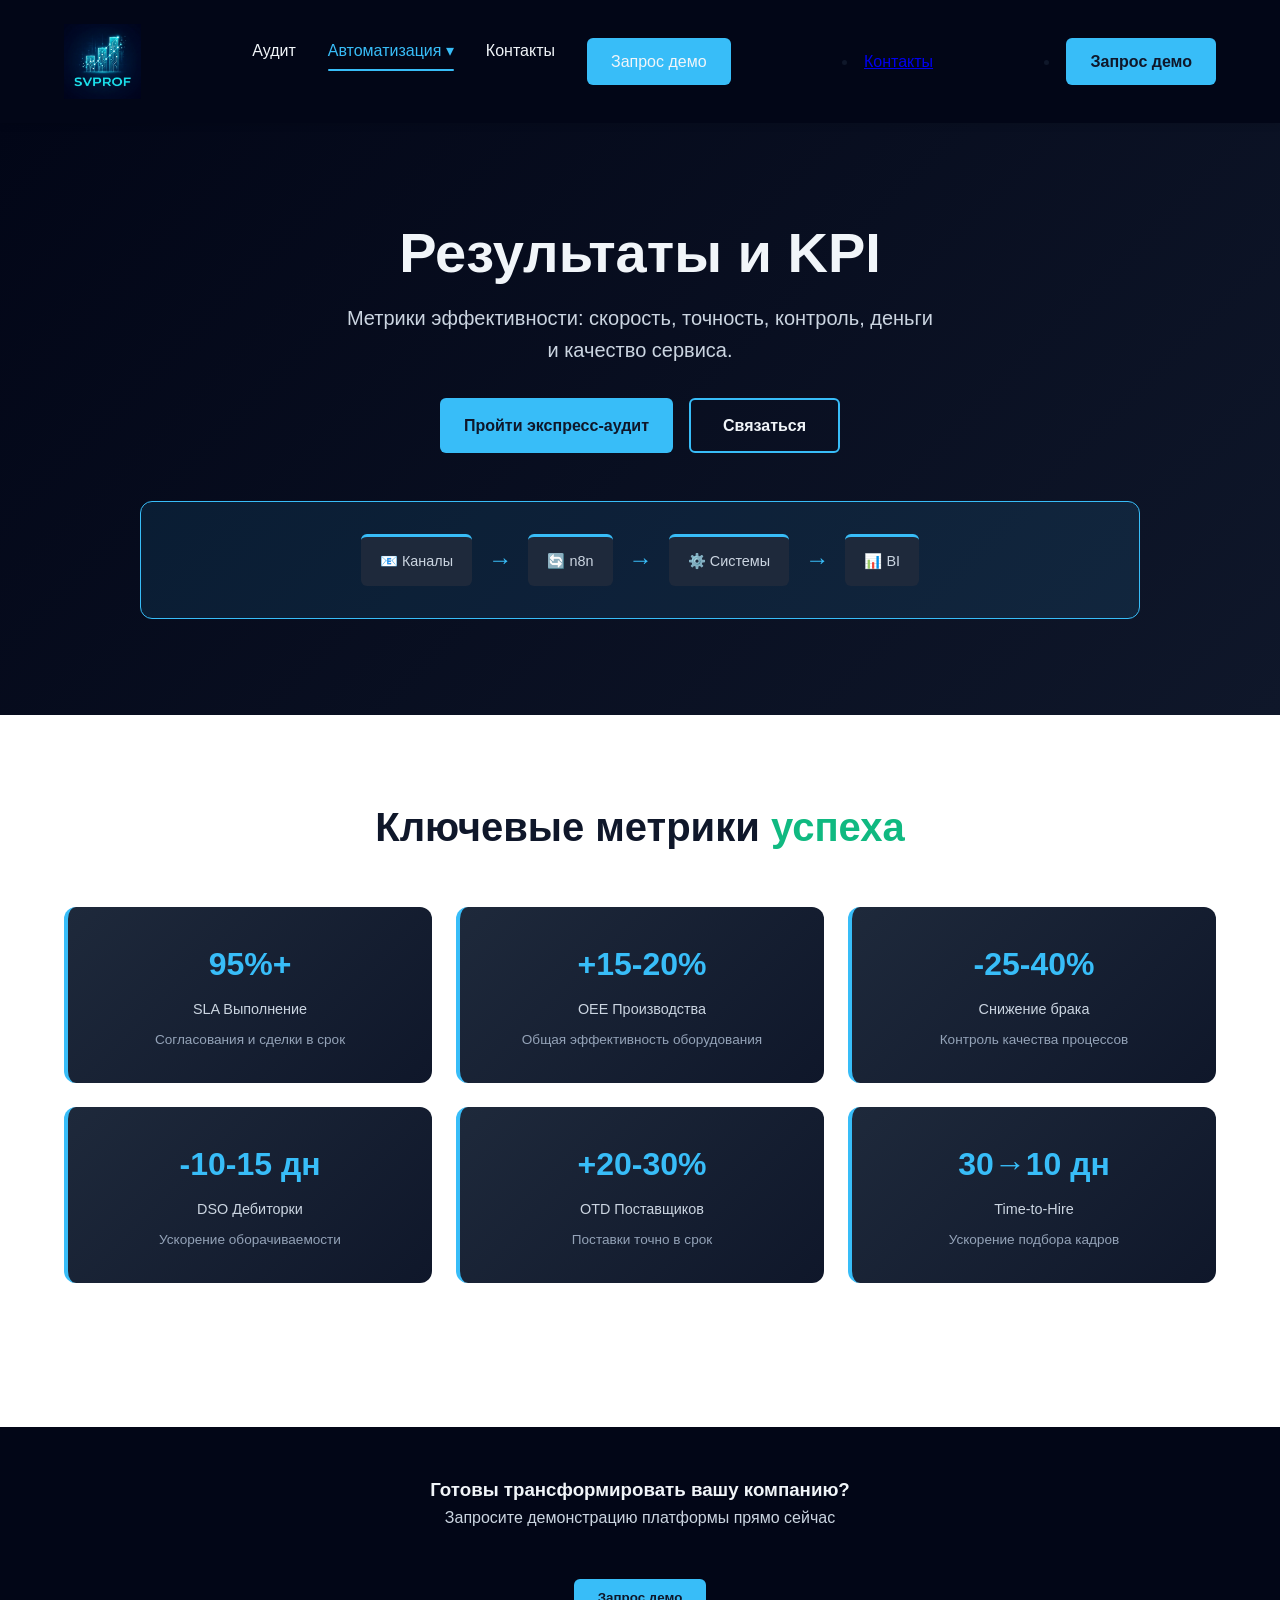
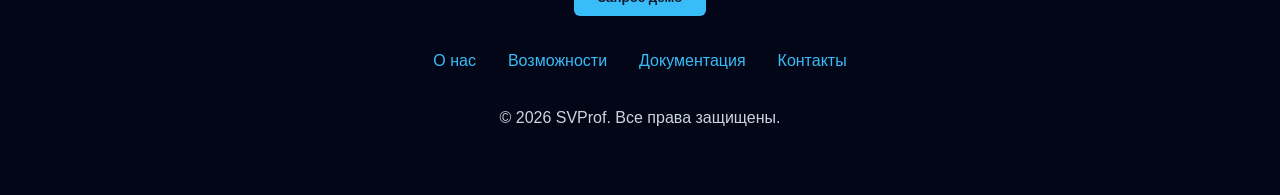
<file: automation/results.html>
<!DOCTYPE html>
<html lang="ru">
<head>
    <meta charset="UTF-8">
    <meta name="viewport" content="width=device-width, initial-scale=1.0">
    <title>SVProf — Автоматизация: Результаты</title>
    <style>
        * {
            margin: 0;
            padding: 0;
            box-sizing: border-box;
        }

        body {
            font-family: -apple-system, BlinkMacSystemFont, 'Segoe UI', Roboto, 'Helvetica Neue', sans-serif;
            line-height: 1.6;
            color: #0f172a;
            background-color: #ffffff;
        }

        /* Navigation */
        nav {
            display: flex;
            justify-content: space-between;
            align-items: center;
            padding: 1.5rem 5%;
            background-color: #020617;
            position: sticky;
            top: 0;
            z-index: 100;
            box-shadow: 0 2px 8px rgba(0, 0, 0, 0.1);
        }

        .logo {
            font-size: 1.5rem;
            font-weight: 700;
            color: #38bdf8;
            text-decoration: none;
        }

        .nav-links {
            display: flex;
            gap: 2rem;
            list-style: none;
        }

        .nav-links a {
            color: #f1f5f9;
            text-decoration: none;
            font-weight: 500;
            transition: color 0.3s;
        }

        .nav-links a:hover {
            color: #38bdf8;
        }

        .btn-primary {
            background-color: #38bdf8;
            color: #0f172a;
            padding: 0.7rem 1.5rem;
            border: none;
            border-radius: 6px;
            font-weight: 600;
            cursor: pointer;
            transition: background-color 0.3s;
        }

        .btn-primary:hover {
            background-color: #0284c7;
        }

        /* Hero Section */
        .hero {
            background: linear-gradient(135deg, #020617 0%, #0f172a 100%);
            color: #f1f5f9;
            padding: 6rem 5%;
            text-align: center;
        }

        .hero h1 {
            font-size: 3.5rem;
            margin-bottom: 1rem;
            line-height: 1.2;
        }

        .hero .highlight {
            color: #38bdf8;
        }

        .hero p {
            font-size: 1.25rem;
            color: #cbd5e1;
            margin-bottom: 2rem;
            max-width: 600px;
            margin-left: auto;
            margin-right: auto;
        }

        .hero-buttons {
            display: flex;
            gap: 1rem;
            justify-content: center;
            margin-bottom: 3rem;
        }

        .btn-secondary {
            background-color: transparent;
            color: #f1f5f9;
            padding: 0.8rem 2rem;
            border: 2px solid #38bdf8;
            border-radius: 6px;
            font-weight: 600;
            cursor: pointer;
            transition: all 0.3s;
        }

        .btn-secondary:hover {
            background-color: #38bdf8;
            color: #0f172a;
        }

        .hero-flow {
            max-width: 1000px;
            margin: 0 auto;
            padding: 2rem;
            background-color: rgba(56, 189, 248, 0.1);
            border-radius: 12px;
            border: 1px solid #38bdf8;
        }

        .flow-steps {
            display: flex;
            align-items: center;
            justify-content: center;
            gap: 1rem;
            flex-wrap: wrap;
        }

        .flow-step {
            background-color: #1e293b;
            padding: 0.8rem 1.2rem;
            border-radius: 6px;
            font-size: 0.9rem;
            color: #cbd5e1;
            border-top: 3px solid #38bdf8;
        }

        .flow-arrow {
            color: #38bdf8;
            font-size: 1.5rem;
        }

        /* Problems Section */
        .problems {
            padding: 5rem 5%;
            background-color: #f8fafc;
        }

        .section-title {
            font-size: 2.5rem;
            text-align: center;
            margin-bottom: 3rem;
            color: #0f172a;
        }

        .section-title .accent {
            color: #f43f5e;
        }

        .problems-grid {
            display: grid;
            grid-template-columns: repeat(auto-fit, minmax(300px, 1fr));
            gap: 2rem;
            max-width: 1200px;
            margin: 0 auto;
        }

        .problem-card {
            background-color: #ffffff;
            padding: 2rem;
            border-radius: 12px;
            border-left: 4px solid #f43f5e;
            box-shadow: 0 4px 12px rgba(0, 0, 0, 0.08);
            transition: transform 0.3s, box-shadow 0.3s;
        }

        .problem-card:hover {
            transform: translateY(-4px);
            box-shadow: 0 8px 20px rgba(0, 0, 0, 0.12);
        }

        .problem-card .icon {
            font-size: 2rem;
            margin-bottom: 1rem;
        }

        .problem-card h3 {
            color: #f43f5e;
            margin-bottom: 0.5rem;
            font-size: 1.2rem;
        }

        .problem-card p {
            color: #64748b;
        }

        /* Benefits Section */
        .benefits {
            padding: 5rem 5%;
            background-color: #ffffff;
        }

        .section-title .accent-green {
            color: #10b981;
        }

        .benefits-grid {
            display: grid;
            grid-template-columns: repeat(auto-fit, minmax(280px, 1fr));
            gap: 2rem;
            max-width: 1200px;
            margin: 0 auto;
        }

        .benefit-card {
            background: linear-gradient(135deg, #f0fdf4 0%, #dbeafe 100%);
            padding: 2rem;
            border-radius: 12px;
            border-top: 3px solid #10b981;
            box-shadow: 0 4px 12px rgba(0, 0, 0, 0.05);
        }

        .benefit-card .icon {
            font-size: 2.5rem;
            margin-bottom: 1rem;
        }

        .benefit-card h3 {
            color: #10b981;
            margin-bottom: 0.5rem;
            font-size: 1.2rem;
        }

        .benefit-card p {
            color: #475569;
        }

        /* Processes Section */
        .processes {
            padding: 5rem 5%;
            background-color: #f8fafc;
        }

        .processes-grid {
            display: grid;
            grid-template-columns: repeat(auto-fit, minmax(320px, 1fr));
            gap: 2rem;
            max-width: 1400px;
            margin: 0 auto;
        }

        .process-card {
            background-color: #ffffff;
            padding: 2rem;
            border-radius: 12px;
            border-top: 4px solid #38bdf8;
            box-shadow: 0 4px 12px rgba(0, 0, 0, 0.08);
        }

        .process-card .process-icon {
            font-size: 2.5rem;
            margin-bottom: 1rem;
        }

        .process-card h3 {
            color: #0f172a;
            margin-bottom: 1rem;
            font-size: 1.3rem;
        }

        .process-list {
            list-style: none;
            padding: 0;
        }

        .process-list li {
            padding: 0.5rem 0;
            color: #64748b;
            padding-left: 1.5rem;
            position: relative;
        }

        .process-list li:before {
            content: "✓";
            position: absolute;
            left: 0;
            color: #38bdf8;
            font-weight: bold;
        }

        .process-kpi {
            margin-top: 1.5rem;
            padding-top: 1.5rem;
            border-top: 1px solid #e2e8f0;
            color: #f59e0b;
            font-weight: 600;
            font-size: 0.95rem;
        }

        /* Architecture Section */
        .architecture {
            padding: 5rem 5%;
            background: linear-gradient(135deg, #020617 0%, #0f172a 100%);
            color: #f1f5f9;
        }

        .architecture .section-title {
            color: #f1f5f9;
        }

        .architecture .section-title .accent {
            color: #38bdf8;
        }

        .arch-diagram {
            max-width: 1000px;
            margin: 0 auto;
            background-color: rgba(30, 41, 59, 0.5);
            padding: 2rem;
            border-radius: 12px;
            border: 1px solid #38bdf8;
        }

        .arch-layer {
            margin: 1.5rem 0;
            text-align: center;
        }

        .arch-items {
            display: flex;
            gap: 1rem;
            justify-content: center;
            flex-wrap: wrap;
            margin: 1rem 0;
        }

        .arch-item {
            background-color: #1e293b;
            padding: 0.8rem 1.2rem;
            border-radius: 6px;
            font-size: 0.9rem;
            border-top: 2px solid #38bdf8;
        }

        .arch-arrow {
            color: #38bdf8;
            font-size: 1.5rem;
            margin: 0.5rem 0;
        }

        /* KPI Section */
        .kpi-section {
            padding: 5rem 5%;
            background-color: #ffffff;
        }

        .kpi-grid {
            display: grid;
            grid-template-columns: repeat(auto-fit, minmax(280px, 1fr));
            gap: 1.5rem;
            max-width: 1200px;
            margin: 0 auto;
        }

        .kpi-card {
            background: linear-gradient(135deg, #1e293b 0%, #0f172a 100%);
            color: #f1f5f9;
            padding: 2rem;
            border-radius: 12px;
            border-left: 4px solid #38bdf8;
            text-align: center;
        }

        .kpi-value {
            font-size: 2rem;
            font-weight: 700;
            color: #38bdf8;
            margin-bottom: 0.5rem;
        }

        .kpi-label {
            font-size: 0.9rem;
            color: #cbd5e1;
            margin-bottom: 0.5rem;
        }

        .kpi-desc {
            font-size: 0.85rem;
            color: #94a3b8;
        }

        /* Roadmap Section */
        .roadmap {
            padding: 5rem 5%;
            background-color: #f8fafc;
        }

        .roadmap-timeline {
            max-width: 1000px;
            margin: 0 auto;
            display: flex;
            gap: 2rem;
            justify-content: center;
        }

        .roadmap-phase {
            flex: 1;
            background-color: #ffffff;
            padding: 2rem;
            border-radius: 12px;
            border-left: 4px solid #38bdf8;
            box-shadow: 0 4px 12px rgba(0, 0, 0, 0.08);
            text-align: center;
        }

        .roadmap-phase.phase-1 {
            border-left-color: #10b981;
        }

        .roadmap-phase.phase-2 {
            border-left-color: #38bdf8;
        }

        .roadmap-phase.phase-3 {
            border-left-color: #f59e0b;
        }

        .phase-title {
            font-size: 1.3rem;
            font-weight: 700;
            margin-bottom: 0.5rem;
        }

        .phase-duration {
            color: #64748b;
            font-size: 0.9rem;
            margin-bottom: 1rem;
        }

        .phase-content {
            font-size: 0.95rem;
            color: #475569;
        }

        /* Footer */
        footer {
            background-color: #020617;
            color: #f1f5f9;
            text-align: center;
            padding: 3rem 5%;
            margin-top: 4rem;
        }

        footer p {
            color: #cbd5e1;
            margin-bottom: 1rem;
        }

        .footer-links {
            display: flex;
            justify-content: center;
            gap: 2rem;
            margin-bottom: 2rem;
        }

        .footer-links a {
            color: #38bdf8;
            text-decoration: none;
            transition: color 0.3s;
        }

        .footer-links a:hover {
            color: #0284c7;
        }

        /* Responsive */
        @media (max-width: 768px) {
            .hero h1 {
                font-size: 2rem;
            }

            .section-title {
                font-size: 1.8rem;
            }

            .nav-links {
                gap: 1rem;
                font-size: 0.9rem;
            }

            .roadmap-timeline {
                flex-direction: column;
            }

            .flow-steps {
                flex-direction: column;
            }

            .flow-arrow {
                transform: rotate(90deg);
            }
        }
    
/* Anchor offset for fixed header: keeps section titles from sticking to the top when using #links */
:root { --header-offset: 120px; }
@media (max-width: 768px) { :root { --header-offset: 96px; } }
section[id] { scroll-margin-top: var(--header-offset); }


        /* Audit Section */
        .audit {
            padding: 5rem 5%;
            background-color: #ffffff;
        }
        .audit-wrap{
            max-width: 1100px;
            margin: 0 auto;
            display: grid;
            grid-template-columns: 1.2fr 0.8fr;
            gap: 2rem;
            align-items: start;
        }
        .audit-card{
            background-color: #ffffff;
            border-radius: 12px;
            border: 1px solid #e2e8f0;
            box-shadow: 0 4px 12px rgba(0, 0, 0, 0.06);
            overflow: hidden;
        }
        .audit-head{
            padding: 1.5rem 1.5rem 1rem 1.5rem;
            background: linear-gradient(135deg, #020617 0%, #0f172a 100%);
            color: #f1f5f9;
            border-bottom: 1px solid rgba(56,189,248,0.35);
        }
        .audit-head h3{
            font-size: 1.25rem;
            margin-bottom: 0.4rem;
        }
        .audit-head p{
            color: #cbd5e1;
            font-size: 0.95rem;
            margin: 0;
        }
        .audit-body{
            padding: 1.5rem;
        }
        .audit-grid{
            display: grid;
            grid-template-columns: 1fr;
            gap: 1rem;
        }
        .q{
            display: grid;
            grid-template-columns: 1fr 220px;
            gap: 1rem;
            padding: 0.9rem;
            border-radius: 10px;
            border: 1px solid #e2e8f0;
            background: #f8fafc;
        }
        .q-title{
            font-weight: 600;
            color: #0f172a;
            font-size: 0.95rem;
        }
        .q-hint{
            color: #64748b;
            font-size: 0.85rem;
            margin-top: 0.25rem;
        }
        .q select{
            width: 100%;
            padding: 0.65rem 0.75rem;
            border-radius: 8px;
            border: 1px solid #cbd5e1;
            background: #ffffff;
            color: #0f172a;
            font-weight: 600;
        }
        .audit-actions{
            display:flex;
            gap: 0.75rem;
            flex-wrap: wrap;
            margin-top: 1rem;
        }
        .btn-ghost{
            background: transparent;
            color: #0f172a;
            padding: 0.7rem 1.2rem;
            border: 1px solid #cbd5e1;
            border-radius: 6px;
            font-weight: 700;
            cursor: pointer;
            transition: all 0.3s;
        }
        .btn-ghost:hover{
            border-color: #38bdf8;
            box-shadow: 0 2px 8px rgba(56,189,248,0.2);
        }
        .audit-side{
            display: grid;
            gap: 1rem;
            position: sticky;
            top: calc(var(--header-offset) + 10px);
        }
        .score-card{
            background: linear-gradient(135deg, #1e293b 0%, #0f172a 100%);
            color: #f1f5f9;
            padding: 1.5rem;
            border-radius: 12px;
            border: 1px solid rgba(56,189,248,0.35);
            box-shadow: 0 4px 12px rgba(0, 0, 0, 0.10);
        }
        .score-top{
            display:flex;
            justify-content: space-between;
            gap: 1rem;
            align-items: center;
        }
        .badge{
            display:inline-flex;
            align-items:center;
            gap:0.5rem;
            padding: 0.35rem 0.65rem;
            border-radius: 999px;
            font-size: 0.85rem;
            font-weight: 800;
            background: rgba(56,189,248,0.18);
            border: 1px solid rgba(56,189,248,0.35);
            color: #e2e8f0;
            white-space: nowrap;
        }
        .progress{
            margin-top: 1rem;
            background: rgba(148,163,184,0.2);
            border-radius: 999px;
            overflow: hidden;
            height: 10px;
            border: 1px solid rgba(148,163,184,0.25);
        }
        .progress > div{
            height: 100%;
            width: 0%;
            background: #38bdf8;
            transition: width 0.2s;
        }
        .score-main{
            font-size: 2.2rem;
            font-weight: 900;
            color: #38bdf8;
            margin-top: 0.7rem;
        }
        .score-sub{
            color: #cbd5e1;
            font-size: 0.95rem;
            margin-top: 0.25rem;
        }
        .result-card{
            background-color: #ffffff;
            border-radius: 12px;
            border: 1px solid #e2e8f0;
            padding: 1.25rem 1.5rem;
            box-shadow: 0 4px 12px rgba(0, 0, 0, 0.06);
        }
        .result-card h4{
            font-size: 1.1rem;
            margin-bottom: 0.5rem;
            color: #0f172a;
        }
        .pill{
            display:inline-block;
            padding: 0.25rem 0.55rem;
            border-radius: 999px;
            font-size: 0.82rem;
            font-weight: 800;
            background: #f1f5f9;
            border: 1px solid #e2e8f0;
            color: #0f172a;
            margin-right: 0.4rem;
            margin-top: 0.25rem;
        }
        .muted{
            color:#64748b;
            font-size: 0.92rem;
        }
        .small{
            font-size: 0.85rem;
            color: #94a3b8;
        }

        @media (max-width: 980px) {
            .audit-wrap{ grid-template-columns: 1fr; }
            .audit-side{ position: static; }
            .q{ grid-template-columns: 1fr; }
        }


        /* Multi-page nav dropdown */
        .nav-links .dropdown { position: relative; }
        .nav-links .dropdown-menu{
            display:none;
            position:absolute;
            top: 100%;
            left: 0;
            background: rgba(15, 23, 42, 0.98);
            border: 1px solid rgba(56,189,248,0.25);
            border-radius: 12px;
            padding: 0.6rem;
            min-width: 220px;
            box-shadow: 0 12px 30px rgba(0,0,0,0.25);
            z-index: 999;
        }
        .nav-links .dropdown-menu li{ margin: 0; }
        .nav-links .dropdown-menu a{
            display:block;
            padding: 0.55rem 0.75rem;
            border-radius: 10px;
            color: #e2e8f0;
            text-decoration: none;
            font-weight: 700;
            white-space: nowrap;
        }
        .nav-links .dropdown-menu a:hover{
            background: rgba(56,189,248,0.14);
            color: #ffffff;
        }
        .nav-links .dropdown:hover .dropdown-menu{ display:block; }

        /* Allow button style on <a> */
        a.btn-primary, a.btn-secondary{
            display: inline-flex;
            align-items: center;
            justify-content: center;
            text-decoration: none;
        }


        /* Active nav item */
        .nav-links a.active{
            color: #38bdf8 !important;
        }
        .nav-links a.active::after{
            content: "";
            display: block;
            height: 2px;
            background: #38bdf8;
            margin-top: 6px;
            border-radius: 999px;
        }
        .nav-links .dropdown > a.active{
            color: #38bdf8 !important;
        }

</style>
    <!-- Favicon -->
    <link rel="icon" href="favicon.ico" sizes="any">
    <link rel="icon" type="image/png" sizes="32x32" href="favicon-32x32.png">
    <link rel="icon" type="image/png" sizes="16x16" href="favicon-16x16.png">
    <link rel="apple-touch-icon" sizes="180x180" href="apple-touch-icon.png">


    <!-- Cloudflare Web Analytics -->
    <script defer src="https://static.cloudflareinsights.com/beacon.min.js"
        data-cf-beacon='{"token":"69012921eb0d444dba63e1991c236ef8"}'></script>

</head>
<body>

    <!-- Navigation -->
    <nav>
        <a href="../automation/index.html" class="logo"><img src="../svprof_logo.png" alt="SVPROF" style="height: 75px; object-fit: contain; display: block;"></a>
        
        <ul class="nav-links">
            <li><a href="../automation/audit.html">Аудит</a></li>

            <li class="dropdown">
                <a href="../automation/index.html" class="active">Автоматизация ▾</a>
                <ul class="dropdown-menu">
                    <li><a href="../automation/problems.html">Проблемы</a></li>
                    <li><a href="../automation/processes.html">Процессы</a></li>
                    <li><a href="../automation/solutions.html">Решения</a></li>
                    <li><a href="../automation/results.html">Результаты</a></li>
                </ul>
            </li>

            <li><a href="../contacts.html">Контакты</a></li>
            <li><a class="btn-primary" href="../contacts.html">Запрос демо</a></li>
        </ul>

            </li>
            <li><a href="../contacts.html">Контакты</a></li>
            <li><a class="btn-primary" href="../contacts.html">Запрос демо</a></li>
        </ul>
    </nav>


    <section class="hero">
        <h1>Результаты и KPI</h1>
        <p>Метрики эффективности: скорость, точность, контроль, деньги и качество сервиса.</p>
        <div class="hero-buttons">
            <a class="btn-primary" href="audit.html">Пройти экспресс‑аудит</a>
            <a class="btn-secondary" href="../contacts.html">Связаться</a>
        </div>
        <div class="hero-flow">
            <div class="flow-steps">
                <div class="flow-step">📧 Каналы</div>
                <div class="flow-arrow">→</div>
                <div class="flow-step">🔄 n8n</div>
                <div class="flow-arrow">→</div>
                <div class="flow-step">⚙️ Системы</div>
                <div class="flow-arrow">→</div>
                <div class="flow-step">📊 BI</div>
            </div>
        </div>
    </section>

<section class="kpi-section" id="kpi">
        <h2 class="section-title">Ключевые метрики <span class="accent-green">успеха</span></h2>
        <div class="kpi-grid">
            <div class="kpi-card">
                <div class="kpi-value">95%+</div>
                <div class="kpi-label">SLA Выполнение</div>
                <div class="kpi-desc">Согласования и сделки в срок</div>
            </div>
            <div class="kpi-card">
                <div class="kpi-value">+15-20%</div>
                <div class="kpi-label">OEE Производства</div>
                <div class="kpi-desc">Общая эффективность оборудования</div>
            </div>
            <div class="kpi-card">
                <div class="kpi-value">-25-40%</div>
                <div class="kpi-label">Снижение брака</div>
                <div class="kpi-desc">Контроль качества процессов</div>
            </div>
            <div class="kpi-card">
                <div class="kpi-value">-10-15 дн</div>
                <div class="kpi-label">DSO Дебиторки</div>
                <div class="kpi-desc">Ускорение оборачиваемости</div>
            </div>
            <div class="kpi-card">
                <div class="kpi-value">+20-30%</div>
                <div class="kpi-label">OTD Поставщиков</div>
                <div class="kpi-desc">Поставки точно в срок</div>
            </div>
            <div class="kpi-card">
                <div class="kpi-value">30→10 дн</div>
                <div class="kpi-label">Time-to-Hire</div>
                <div class="kpi-desc">Ускорение подбора кадров</div>
            </div>
        </div>
    </section>
<footer>
        <h3>Готовы трансформировать вашу компанию?</h3>
        <p>Запросите демонстрацию платформы прямо сейчас</p>
        <button class="btn-primary" style="margin: 2rem 0;" data-scroll="#contacts">Запрос демо</button>
        <div class="footer-links">
            <a href="#">О нас</a>
            <a href="#">Возможности</a>
            <a href="#">Документация</a>
            <a href="#contacts">Контакты</a>
        </div>
        <p>&copy; 2026 SVProf. Все права защищены.</p>
    </footer>
<script>
(function(){
  const form = document.getElementById('auditForm');
  if(!form) return;

  const selects = Array.from(form.querySelectorAll('select'));
  const scoreValue = document.getElementById('scoreValue');
  const scoreLevel = document.getElementById('scoreLevel');
  const scoreNeed = document.getElementById('scoreNeed');
  const completionBadge = document.getElementById('completionBadge');
  const progressBar = document.getElementById('progressBar');
  const recommendCard = document.getElementById('recommendCard');
  const recommendText = document.getElementById('recommendText');

  const totalQuestions = selects.length;
  const maxPerQ = 3;
  const maxTotal = totalQuestions * maxPerQ;

  function clamp(n, a, b){ return Math.min(Math.max(n,a),b); }

  function getMaturity(){
    let answered = 0;
    let sum = 0;
    const blockSum = {A:0,B:0,C:0,D:0};
    const blockCnt = {A:0,B:0,C:0,D:0};

    selects.forEach(sel => {
      const v = sel.value;
      const q = sel.closest('.q');
      const block = (q && q.dataset && q.dataset.block) ? q.dataset.block : 'A';
      blockCnt[block] += 1;

      if(v !== ''){
        answered += 1;
        const num = parseInt(v,10);
        if(!isNaN(num)) { sum += num; blockSum[block] += num; }
      }
    });

    const maturity = answered ? Math.round((sum / maxTotal) * 100) : null;
    const completion = Math.round((answered / totalQuestions) * 100);

    const blockAvg = {};
    Object.keys(blockSum).forEach(k => {
      blockAvg[k] = blockCnt[k] ? (blockSum[k] / (blockCnt[k]*maxPerQ)) : 0; // 0..1
    });

    return { maturity, answered, completion, blockAvg };
  }

  function levelFromScore(score){
    if(score === null) return {label: "Заполните ответы, чтобы увидеть результат", emoji:"📝"};
    if(score <= 25) return {label:"Ручное управление. Высокий потенциал эффекта от автоматизации.", emoji:"🔥"};
    if(score <= 50) return {label:"Частичная управляемость. Есть быстрые точки автоматизации (2–4 недели).", emoji:"⚡"};
    if(score <= 75) return {label:"Хорошая база. Нужны интеграции, регламенты и BI‑контур.", emoji:"✅"};
    return {label:"Высокая зрелость. Можно внедрять AI‑агентов и предиктивную аналитику.", emoji:"🤖"};
  }

  function recommendations(blockAvg){
    // lower avg => more pain
    const entries = Object.entries(blockAvg).sort((a,b)=>a[1]-b[1]);
    const top = entries.slice(0,2).map(x=>x[0]);

    const map = {
      A: {
        title:"Поток операций и ручная рутина",
        quick:["Интеграции между системами (убрать копипаст)", "Автоматизация отчетов и выгрузок", "Единый реестр заявок/операций + уведомления"]
      },
      B: {
        title:"Продажи и сервис",
        quick:["Единый вход заявок из всех каналов", "SLA‑контроль: напоминания/эскалации", "Автогенерация КП/счетов/договоров"]
      },
      C: {
        title:"Деньги и документооборот",
        quick:["Маршруты согласований оплат/счетов/договоров", "Платежный календарь + прогноз ДДС", "Автоконтроль дебиторки и просрочек"]
      },
      D: {
        title:"Данные и аналитика",
        quick:["Очистка НСИ/справочников (дубли, ошибки)", "Витрина данных + BI‑дашборды", "Подготовка базы для AI (FAQ, классификация, поиск)"]
      }
    };

    const blocks = top.map(k => map[k]);
    const text = `
      <p><strong>ТОП‑зоны потерь:</strong> ${blocks.map(b=>b.title).join(", ")}.</p>
      <p><strong>Quick wins (что можно сделать в первую очередь):</strong></p>
      <ol style="margin:0.5rem 0 0 1.2rem;">
        ${blocks.flatMap(b=>b.quick.slice(0,2)).slice(0,3).map(x=>`<li>${x}</li>`).join("")}
      </ol>
    `;
    return text;
  }

  function updateUI(){
    const {maturity, answered, completion, blockAvg} = getMaturity();

    completionBadge.textContent = `${answered}/${totalQuestions}`;
    progressBar.style.width = `${clamp(completion,0,100)}%`;

    if(maturity === null){
      scoreValue.textContent = "—";
      scoreLevel.textContent = "Заполните ответы, чтобы увидеть результат";
      scoreNeed.textContent = "";
      recommendCard.style.display = "none";
      return;
    }

    scoreValue.textContent = `${maturity}/100`;
    const lvl = levelFromScore(maturity);
    scoreLevel.textContent = `${lvl.emoji} ${lvl.label}`;

    const need = 100 - maturity;
    scoreNeed.textContent = `Потенциал эффекта: примерно ${need}/100 (чем выше — тем больше “запас” улучшений).`;

    // show recommendations once > 50% answered
    if(answered >= Math.ceil(totalQuestions*0.5)){
      recommendText.innerHTML = recommendations(blockAvg);
      recommendCard.style.display = "block";
    } else {
      recommendCard.style.display = "none";
    }
  }

  // init
  selects.forEach(sel => sel.addEventListener('change', updateUI));
  updateUI();

  form.addEventListener('submit', function(e){
    e.preventDefault();
    updateUI();
    // мягко прокручиваем к карточке результата
    document.getElementById('scoreCard')?.scrollIntoView({behavior:'smooth', block:'start'});
  });

  document.getElementById('resetAudit')?.addEventListener('click', function(){
    selects.forEach(s => s.value = "");
    updateUI();
  });

  document.getElementById('copyAudit')?.addEventListener('click', async function(){
    const {maturity, answered} = getMaturity();
    const text = maturity === null
      ? "Экспресс-аудит SVProf: результат пока не рассчитан — заполните вопросы."
      : `Экспресс-аудит SVProf: индекс зрелости ${maturity}/100. Заполнено ${answered}/${totalQuestions}.`;
    try{
      await navigator.clipboard.writeText(text);
      this.textContent = "Скопировано ✓";
      setTimeout(()=>this.textContent="Скопировать результат", 1500);
    } catch(err){
      alert("Не удалось скопировать. Вы можете выделить и скопировать текст вручную: " + text);
    }
  });

  // Smooth scroll for buttons/links with data-scroll
  document.querySelectorAll('[data-scroll]').forEach(el=>{
    el.addEventListener('click', function(){
      const target = this.getAttribute('data-scroll');
      if(!target) return;
      const node = document.querySelector(target);
      if(node) node.scrollIntoView({behavior:'smooth', block:'start'});
    });
  });
})();
</script>
</body>
</html>
</file>
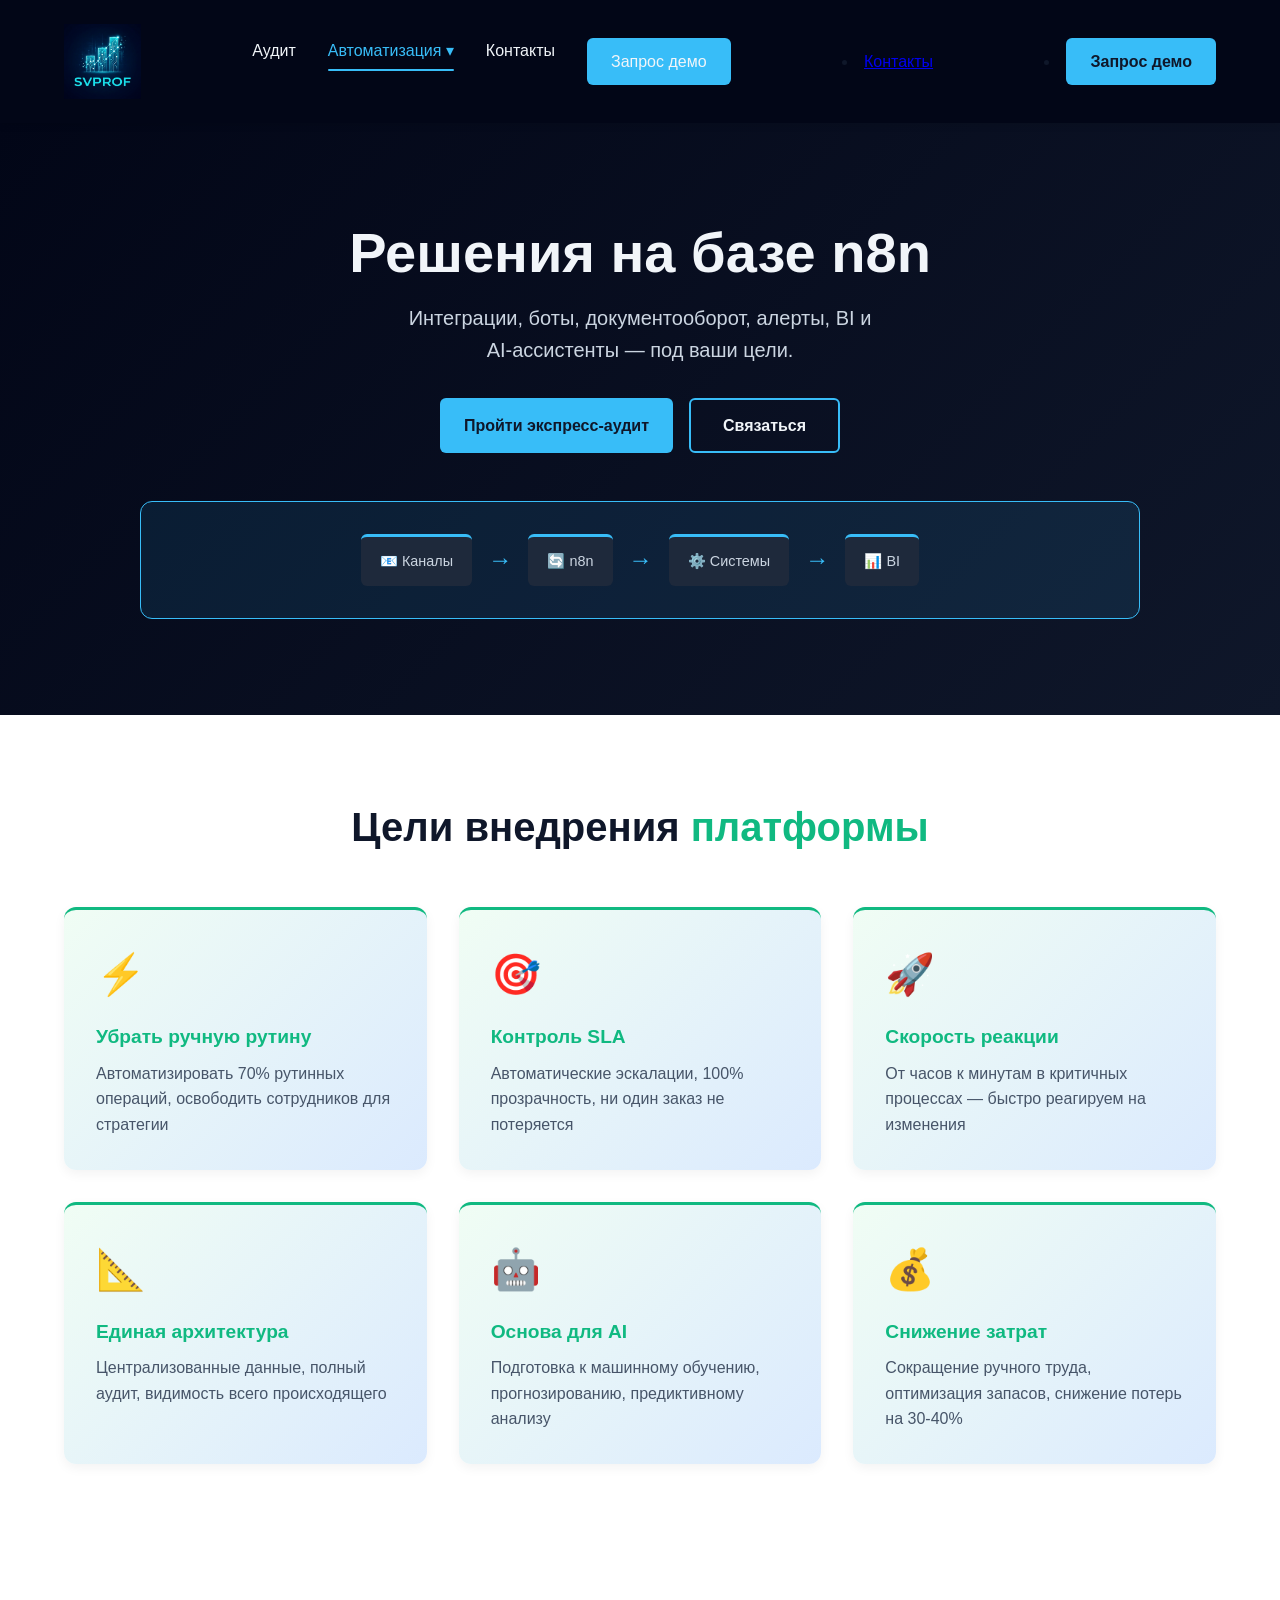
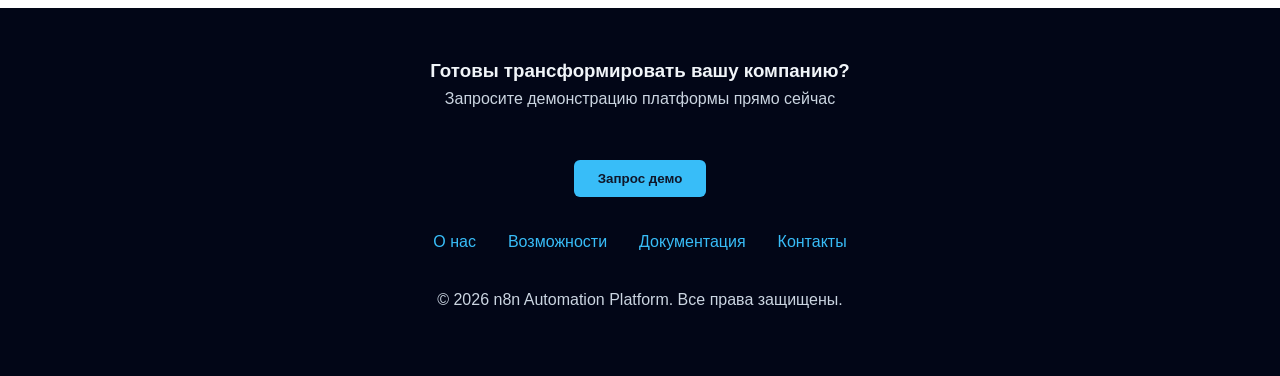
<file: automation/solutions.html>
<!DOCTYPE html>
<html lang="ru">
<head>
    <meta charset="UTF-8">
    <meta name="viewport" content="width=device-width, initial-scale=1.0">
    <title>SVProf — Автоматизация: Решения</title>
    <style>
        * {
            margin: 0;
            padding: 0;
            box-sizing: border-box;
        }

        body {
            font-family: -apple-system, BlinkMacSystemFont, 'Segoe UI', Roboto, 'Helvetica Neue', sans-serif;
            line-height: 1.6;
            color: #0f172a;
            background-color: #ffffff;
        }

        /* Navigation */
        nav {
            display: flex;
            justify-content: space-between;
            align-items: center;
            padding: 1.5rem 5%;
            background-color: #020617;
            position: sticky;
            top: 0;
            z-index: 100;
            box-shadow: 0 2px 8px rgba(0, 0, 0, 0.1);
        }

        .logo {
            font-size: 1.5rem;
            font-weight: 700;
            color: #38bdf8;
            text-decoration: none;
        }

        .nav-links {
            display: flex;
            gap: 2rem;
            list-style: none;
        }

        .nav-links a {
            color: #f1f5f9;
            text-decoration: none;
            font-weight: 500;
            transition: color 0.3s;
        }

        .nav-links a:hover {
            color: #38bdf8;
        }

        .btn-primary {
            background-color: #38bdf8;
            color: #0f172a;
            padding: 0.7rem 1.5rem;
            border: none;
            border-radius: 6px;
            font-weight: 600;
            cursor: pointer;
            transition: background-color 0.3s;
        }

        .btn-primary:hover {
            background-color: #0284c7;
        }

        /* Hero Section */
        .hero {
            background: linear-gradient(135deg, #020617 0%, #0f172a 100%);
            color: #f1f5f9;
            padding: 6rem 5%;
            text-align: center;
        }

        .hero h1 {
            font-size: 3.5rem;
            margin-bottom: 1rem;
            line-height: 1.2;
        }

        .hero .highlight {
            color: #38bdf8;
        }

        .hero p {
            font-size: 1.25rem;
            color: #cbd5e1;
            margin-bottom: 2rem;
            max-width: 600px;
            margin-left: auto;
            margin-right: auto;
        }

        .hero-buttons {
            display: flex;
            gap: 1rem;
            justify-content: center;
            margin-bottom: 3rem;
        }

        .btn-secondary {
            background-color: transparent;
            color: #f1f5f9;
            padding: 0.8rem 2rem;
            border: 2px solid #38bdf8;
            border-radius: 6px;
            font-weight: 600;
            cursor: pointer;
            transition: all 0.3s;
        }

        .btn-secondary:hover {
            background-color: #38bdf8;
            color: #0f172a;
        }

        .hero-flow {
            max-width: 1000px;
            margin: 0 auto;
            padding: 2rem;
            background-color: rgba(56, 189, 248, 0.1);
            border-radius: 12px;
            border: 1px solid #38bdf8;
        }

        .flow-steps {
            display: flex;
            align-items: center;
            justify-content: center;
            gap: 1rem;
            flex-wrap: wrap;
        }

        .flow-step {
            background-color: #1e293b;
            padding: 0.8rem 1.2rem;
            border-radius: 6px;
            font-size: 0.9rem;
            color: #cbd5e1;
            border-top: 3px solid #38bdf8;
        }

        .flow-arrow {
            color: #38bdf8;
            font-size: 1.5rem;
        }

        /* Problems Section */
        .problems {
            padding: 5rem 5%;
            background-color: #f8fafc;
        }

        .section-title {
            font-size: 2.5rem;
            text-align: center;
            margin-bottom: 3rem;
            color: #0f172a;
        }

        .section-title .accent {
            color: #f43f5e;
        }

        .problems-grid {
            display: grid;
            grid-template-columns: repeat(auto-fit, minmax(300px, 1fr));
            gap: 2rem;
            max-width: 1200px;
            margin: 0 auto;
        }

        .problem-card {
            background-color: #ffffff;
            padding: 2rem;
            border-radius: 12px;
            border-left: 4px solid #f43f5e;
            box-shadow: 0 4px 12px rgba(0, 0, 0, 0.08);
            transition: transform 0.3s, box-shadow 0.3s;
        }

        .problem-card:hover {
            transform: translateY(-4px);
            box-shadow: 0 8px 20px rgba(0, 0, 0, 0.12);
        }

        .problem-card .icon {
            font-size: 2rem;
            margin-bottom: 1rem;
        }

        .problem-card h3 {
            color: #f43f5e;
            margin-bottom: 0.5rem;
            font-size: 1.2rem;
        }

        .problem-card p {
            color: #64748b;
        }

        /* Benefits Section */
        .benefits {
            padding: 5rem 5%;
            background-color: #ffffff;
        }

        .section-title .accent-green {
            color: #10b981;
        }

        .benefits-grid {
            display: grid;
            grid-template-columns: repeat(auto-fit, minmax(280px, 1fr));
            gap: 2rem;
            max-width: 1200px;
            margin: 0 auto;
        }

        .benefit-card {
            background: linear-gradient(135deg, #f0fdf4 0%, #dbeafe 100%);
            padding: 2rem;
            border-radius: 12px;
            border-top: 3px solid #10b981;
            box-shadow: 0 4px 12px rgba(0, 0, 0, 0.05);
        }

        .benefit-card .icon {
            font-size: 2.5rem;
            margin-bottom: 1rem;
        }

        .benefit-card h3 {
            color: #10b981;
            margin-bottom: 0.5rem;
            font-size: 1.2rem;
        }

        .benefit-card p {
            color: #475569;
        }

        /* Processes Section */
        .processes {
            padding: 5rem 5%;
            background-color: #f8fafc;
        }

        .processes-grid {
            display: grid;
            grid-template-columns: repeat(auto-fit, minmax(320px, 1fr));
            gap: 2rem;
            max-width: 1400px;
            margin: 0 auto;
        }

        .process-card {
            background-color: #ffffff;
            padding: 2rem;
            border-radius: 12px;
            border-top: 4px solid #38bdf8;
            box-shadow: 0 4px 12px rgba(0, 0, 0, 0.08);
        }

        .process-card .process-icon {
            font-size: 2.5rem;
            margin-bottom: 1rem;
        }

        .process-card h3 {
            color: #0f172a;
            margin-bottom: 1rem;
            font-size: 1.3rem;
        }

        .process-list {
            list-style: none;
            padding: 0;
        }

        .process-list li {
            padding: 0.5rem 0;
            color: #64748b;
            padding-left: 1.5rem;
            position: relative;
        }

        .process-list li:before {
            content: "✓";
            position: absolute;
            left: 0;
            color: #38bdf8;
            font-weight: bold;
        }

        .process-kpi {
            margin-top: 1.5rem;
            padding-top: 1.5rem;
            border-top: 1px solid #e2e8f0;
            color: #f59e0b;
            font-weight: 600;
            font-size: 0.95rem;
        }

        /* Architecture Section */
        .architecture {
            padding: 5rem 5%;
            background: linear-gradient(135deg, #020617 0%, #0f172a 100%);
            color: #f1f5f9;
        }

        .architecture .section-title {
            color: #f1f5f9;
        }

        .architecture .section-title .accent {
            color: #38bdf8;
        }

        .arch-diagram {
            max-width: 1000px;
            margin: 0 auto;
            background-color: rgba(30, 41, 59, 0.5);
            padding: 2rem;
            border-radius: 12px;
            border: 1px solid #38bdf8;
        }

        .arch-layer {
            margin: 1.5rem 0;
            text-align: center;
        }

        .arch-items {
            display: flex;
            gap: 1rem;
            justify-content: center;
            flex-wrap: wrap;
            margin: 1rem 0;
        }

        .arch-item {
            background-color: #1e293b;
            padding: 0.8rem 1.2rem;
            border-radius: 6px;
            font-size: 0.9rem;
            border-top: 2px solid #38bdf8;
        }

        .arch-arrow {
            color: #38bdf8;
            font-size: 1.5rem;
            margin: 0.5rem 0;
        }

        /* KPI Section */
        .kpi-section {
            padding: 5rem 5%;
            background-color: #ffffff;
        }

        .kpi-grid {
            display: grid;
            grid-template-columns: repeat(auto-fit, minmax(280px, 1fr));
            gap: 1.5rem;
            max-width: 1200px;
            margin: 0 auto;
        }

        .kpi-card {
            background: linear-gradient(135deg, #1e293b 0%, #0f172a 100%);
            color: #f1f5f9;
            padding: 2rem;
            border-radius: 12px;
            border-left: 4px solid #38bdf8;
            text-align: center;
        }

        .kpi-value {
            font-size: 2rem;
            font-weight: 700;
            color: #38bdf8;
            margin-bottom: 0.5rem;
        }

        .kpi-label {
            font-size: 0.9rem;
            color: #cbd5e1;
            margin-bottom: 0.5rem;
        }

        .kpi-desc {
            font-size: 0.85rem;
            color: #94a3b8;
        }

        /* Roadmap Section */
        .roadmap {
            padding: 5rem 5%;
            background-color: #f8fafc;
        }

        .roadmap-timeline {
            max-width: 1000px;
            margin: 0 auto;
            display: flex;
            gap: 2rem;
            justify-content: center;
        }

        .roadmap-phase {
            flex: 1;
            background-color: #ffffff;
            padding: 2rem;
            border-radius: 12px;
            border-left: 4px solid #38bdf8;
            box-shadow: 0 4px 12px rgba(0, 0, 0, 0.08);
            text-align: center;
        }

        .roadmap-phase.phase-1 {
            border-left-color: #10b981;
        }

        .roadmap-phase.phase-2 {
            border-left-color: #38bdf8;
        }

        .roadmap-phase.phase-3 {
            border-left-color: #f59e0b;
        }

        .phase-title {
            font-size: 1.3rem;
            font-weight: 700;
            margin-bottom: 0.5rem;
        }

        .phase-duration {
            color: #64748b;
            font-size: 0.9rem;
            margin-bottom: 1rem;
        }

        .phase-content {
            font-size: 0.95rem;
            color: #475569;
        }

        /* Footer */
        footer {
            background-color: #020617;
            color: #f1f5f9;
            text-align: center;
            padding: 3rem 5%;
            margin-top: 4rem;
        }

        footer p {
            color: #cbd5e1;
            margin-bottom: 1rem;
        }

        .footer-links {
            display: flex;
            justify-content: center;
            gap: 2rem;
            margin-bottom: 2rem;
        }

        .footer-links a {
            color: #38bdf8;
            text-decoration: none;
            transition: color 0.3s;
        }

        .footer-links a:hover {
            color: #0284c7;
        }

        /* Responsive */
        @media (max-width: 768px) {
            .hero h1 {
                font-size: 2rem;
            }

            .section-title {
                font-size: 1.8rem;
            }

            .nav-links {
                gap: 1rem;
                font-size: 0.9rem;
            }

            .roadmap-timeline {
                flex-direction: column;
            }

            .flow-steps {
                flex-direction: column;
            }

            .flow-arrow {
                transform: rotate(90deg);
            }
        }
    
/* Anchor offset for fixed header: keeps section titles from sticking to the top when using #links */
:root { --header-offset: 120px; }
@media (max-width: 768px) { :root { --header-offset: 96px; } }
section[id] { scroll-margin-top: var(--header-offset); }


        /* Audit Section */
        .audit {
            padding: 5rem 5%;
            background-color: #ffffff;
        }
        .audit-wrap{
            max-width: 1100px;
            margin: 0 auto;
            display: grid;
            grid-template-columns: 1.2fr 0.8fr;
            gap: 2rem;
            align-items: start;
        }
        .audit-card{
            background-color: #ffffff;
            border-radius: 12px;
            border: 1px solid #e2e8f0;
            box-shadow: 0 4px 12px rgba(0, 0, 0, 0.06);
            overflow: hidden;
        }
        .audit-head{
            padding: 1.5rem 1.5rem 1rem 1.5rem;
            background: linear-gradient(135deg, #020617 0%, #0f172a 100%);
            color: #f1f5f9;
            border-bottom: 1px solid rgba(56,189,248,0.35);
        }
        .audit-head h3{
            font-size: 1.25rem;
            margin-bottom: 0.4rem;
        }
        .audit-head p{
            color: #cbd5e1;
            font-size: 0.95rem;
            margin: 0;
        }
        .audit-body{
            padding: 1.5rem;
        }
        .audit-grid{
            display: grid;
            grid-template-columns: 1fr;
            gap: 1rem;
        }
        .q{
            display: grid;
            grid-template-columns: 1fr 220px;
            gap: 1rem;
            padding: 0.9rem;
            border-radius: 10px;
            border: 1px solid #e2e8f0;
            background: #f8fafc;
        }
        .q-title{
            font-weight: 600;
            color: #0f172a;
            font-size: 0.95rem;
        }
        .q-hint{
            color: #64748b;
            font-size: 0.85rem;
            margin-top: 0.25rem;
        }
        .q select{
            width: 100%;
            padding: 0.65rem 0.75rem;
            border-radius: 8px;
            border: 1px solid #cbd5e1;
            background: #ffffff;
            color: #0f172a;
            font-weight: 600;
        }
        .audit-actions{
            display:flex;
            gap: 0.75rem;
            flex-wrap: wrap;
            margin-top: 1rem;
        }
        .btn-ghost{
            background: transparent;
            color: #0f172a;
            padding: 0.7rem 1.2rem;
            border: 1px solid #cbd5e1;
            border-radius: 6px;
            font-weight: 700;
            cursor: pointer;
            transition: all 0.3s;
        }
        .btn-ghost:hover{
            border-color: #38bdf8;
            box-shadow: 0 2px 8px rgba(56,189,248,0.2);
        }
        .audit-side{
            display: grid;
            gap: 1rem;
            position: sticky;
            top: calc(var(--header-offset) + 10px);
        }
        .score-card{
            background: linear-gradient(135deg, #1e293b 0%, #0f172a 100%);
            color: #f1f5f9;
            padding: 1.5rem;
            border-radius: 12px;
            border: 1px solid rgba(56,189,248,0.35);
            box-shadow: 0 4px 12px rgba(0, 0, 0, 0.10);
        }
        .score-top{
            display:flex;
            justify-content: space-between;
            gap: 1rem;
            align-items: center;
        }
        .badge{
            display:inline-flex;
            align-items:center;
            gap:0.5rem;
            padding: 0.35rem 0.65rem;
            border-radius: 999px;
            font-size: 0.85rem;
            font-weight: 800;
            background: rgba(56,189,248,0.18);
            border: 1px solid rgba(56,189,248,0.35);
            color: #e2e8f0;
            white-space: nowrap;
        }
        .progress{
            margin-top: 1rem;
            background: rgba(148,163,184,0.2);
            border-radius: 999px;
            overflow: hidden;
            height: 10px;
            border: 1px solid rgba(148,163,184,0.25);
        }
        .progress > div{
            height: 100%;
            width: 0%;
            background: #38bdf8;
            transition: width 0.2s;
        }
        .score-main{
            font-size: 2.2rem;
            font-weight: 900;
            color: #38bdf8;
            margin-top: 0.7rem;
        }
        .score-sub{
            color: #cbd5e1;
            font-size: 0.95rem;
            margin-top: 0.25rem;
        }
        .result-card{
            background-color: #ffffff;
            border-radius: 12px;
            border: 1px solid #e2e8f0;
            padding: 1.25rem 1.5rem;
            box-shadow: 0 4px 12px rgba(0, 0, 0, 0.06);
        }
        .result-card h4{
            font-size: 1.1rem;
            margin-bottom: 0.5rem;
            color: #0f172a;
        }
        .pill{
            display:inline-block;
            padding: 0.25rem 0.55rem;
            border-radius: 999px;
            font-size: 0.82rem;
            font-weight: 800;
            background: #f1f5f9;
            border: 1px solid #e2e8f0;
            color: #0f172a;
            margin-right: 0.4rem;
            margin-top: 0.25rem;
        }
        .muted{
            color:#64748b;
            font-size: 0.92rem;
        }
        .small{
            font-size: 0.85rem;
            color: #94a3b8;
        }

        @media (max-width: 980px) {
            .audit-wrap{ grid-template-columns: 1fr; }
            .audit-side{ position: static; }
            .q{ grid-template-columns: 1fr; }
        }


        /* Multi-page nav dropdown */
        .nav-links .dropdown { position: relative; }
        .nav-links .dropdown-menu{
            display:none;
            position:absolute;
            top: 100%;
            left: 0;
            background: rgba(15, 23, 42, 0.98);
            border: 1px solid rgba(56,189,248,0.25);
            border-radius: 12px;
            padding: 0.6rem;
            min-width: 220px;
            box-shadow: 0 12px 30px rgba(0,0,0,0.25);
            z-index: 999;
        }
        .nav-links .dropdown-menu li{ margin: 0; }
        .nav-links .dropdown-menu a{
            display:block;
            padding: 0.55rem 0.75rem;
            border-radius: 10px;
            color: #e2e8f0;
            text-decoration: none;
            font-weight: 700;
            white-space: nowrap;
        }
        .nav-links .dropdown-menu a:hover{
            background: rgba(56,189,248,0.14);
            color: #ffffff;
        }
        .nav-links .dropdown:hover .dropdown-menu{ display:block; }

        /* Allow button style on <a> */
        a.btn-primary, a.btn-secondary{
            display: inline-flex;
            align-items: center;
            justify-content: center;
            text-decoration: none;
        }


        /* Active nav item */
        .nav-links a.active{
            color: #38bdf8 !important;
        }
        .nav-links a.active::after{
            content: "";
            display: block;
            height: 2px;
            background: #38bdf8;
            margin-top: 6px;
            border-radius: 999px;
        }
        .nav-links .dropdown > a.active{
            color: #38bdf8 !important;
        }

</style>
    <!-- Favicon -->
    <link rel="icon" href="favicon.ico" sizes="any">
    <link rel="icon" type="image/png" sizes="32x32" href="favicon-32x32.png">
    <link rel="icon" type="image/png" sizes="16x16" href="favicon-16x16.png">
    <link rel="apple-touch-icon" sizes="180x180" href="apple-touch-icon.png">


    <!-- Cloudflare Web Analytics -->
    <script defer src="https://static.cloudflareinsights.com/beacon.min.js"
        data-cf-beacon='{"token":"69012921eb0d444dba63e1991c236ef8"}'></script>

</head>
<body>

    <!-- Navigation -->
    <nav>
        <a href="../automation/index.html" class="logo"><img src="../svprof_logo.png" alt="SVPROF" style="height: 75px; object-fit: contain; display: block;"></a>
        
        <ul class="nav-links">
            <li><a href="../automation/audit.html">Аудит</a></li>

            <li class="dropdown">
                <a href="../automation/index.html" class="active">Автоматизация ▾</a>
                <ul class="dropdown-menu">
                    <li><a href="../automation/problems.html">Проблемы</a></li>
                    <li><a href="../automation/processes.html">Процессы</a></li>
                    <li><a href="../automation/solutions.html">Решения</a></li>
                    <li><a href="../automation/results.html">Результаты</a></li>
                </ul>
            </li>

            <li><a href="../contacts.html">Контакты</a></li>
            <li><a class="btn-primary" href="../contacts.html">Запрос демо</a></li>
        </ul>

            </li>
            <li><a href="../contacts.html">Контакты</a></li>
            <li><a class="btn-primary" href="../contacts.html">Запрос демо</a></li>
        </ul>
    </nav>


    <section class="hero">
        <h1>Решения на базе n8n</h1>
        <p>Интеграции, боты, документооборот, алерты, BI и AI‑ассистенты — под ваши цели.</p>
        <div class="hero-buttons">
            <a class="btn-primary" href="audit.html">Пройти экспресс‑аудит</a>
            <a class="btn-secondary" href="../contacts.html">Связаться</a>
        </div>
        <div class="hero-flow">
            <div class="flow-steps">
                <div class="flow-step">📧 Каналы</div>
                <div class="flow-arrow">→</div>
                <div class="flow-step">🔄 n8n</div>
                <div class="flow-arrow">→</div>
                <div class="flow-step">⚙️ Системы</div>
                <div class="flow-arrow">→</div>
                <div class="flow-step">📊 BI</div>
            </div>
        </div>
    </section>

<section class="benefits" id="benefits">
        <h2 class="section-title">Цели внедрения <span class="accent-green">платформы</span></h2>
        <div class="benefits-grid">
            <div class="benefit-card">
                <div class="icon">⚡</div>
                <h3>Убрать ручную рутину</h3>
                <p>Автоматизировать 70% рутинных операций, освободить сотрудников для стратегии</p>
            </div>
            <div class="benefit-card">
                <div class="icon">🎯</div>
                <h3>Контроль SLA</h3>
                <p>Автоматические эскалации, 100% прозрачность, ни один заказ не потеряется</p>
            </div>
            <div class="benefit-card">
                <div class="icon">🚀</div>
                <h3>Скорость реакции</h3>
                <p>От часов к минутам в критичных процессах — быстро реагируем на изменения</p>
            </div>
            <div class="benefit-card">
                <div class="icon">📐</div>
                <h3>Единая архитектура</h3>
                <p>Централизованные данные, полный аудит, видимость всего происходящего</p>
            </div>
            <div class="benefit-card">
                <div class="icon">🤖</div>
                <h3>Основа для AI</h3>
                <p>Подготовка к машинному обучению, прогнозированию, предиктивному анализу</p>
            </div>
            <div class="benefit-card">
                <div class="icon">💰</div>
                <h3>Снижение затрат</h3>
                <p>Сокращение ручного труда, оптимизация запасов, снижение потерь на 30-40%</p>
            </div>
        </div>
    </section>
<footer>
        <h3>Готовы трансформировать вашу компанию?</h3>
        <p>Запросите демонстрацию платформы прямо сейчас</p>
        <button class="btn-primary" style="margin: 2rem 0;" data-scroll="#contacts">Запрос демо</button>
        <div class="footer-links">
            <a href="#">О нас</a>
            <a href="#">Возможности</a>
            <a href="#">Документация</a>
            <a href="#contacts">Контакты</a>
        </div>
        <p>&copy; 2026 n8n Automation Platform. Все права защищены.</p>
    </footer>
<script>
(function(){
  const form = document.getElementById('auditForm');
  if(!form) return;

  const selects = Array.from(form.querySelectorAll('select'));
  const scoreValue = document.getElementById('scoreValue');
  const scoreLevel = document.getElementById('scoreLevel');
  const scoreNeed = document.getElementById('scoreNeed');
  const completionBadge = document.getElementById('completionBadge');
  const progressBar = document.getElementById('progressBar');
  const recommendCard = document.getElementById('recommendCard');
  const recommendText = document.getElementById('recommendText');

  const totalQuestions = selects.length;
  const maxPerQ = 3;
  const maxTotal = totalQuestions * maxPerQ;

  function clamp(n, a, b){ return Math.min(Math.max(n,a),b); }

  function getMaturity(){
    let answered = 0;
    let sum = 0;
    const blockSum = {A:0,B:0,C:0,D:0};
    const blockCnt = {A:0,B:0,C:0,D:0};

    selects.forEach(sel => {
      const v = sel.value;
      const q = sel.closest('.q');
      const block = (q && q.dataset && q.dataset.block) ? q.dataset.block : 'A';
      blockCnt[block] += 1;

      if(v !== ''){
        answered += 1;
        const num = parseInt(v,10);
        if(!isNaN(num)) { sum += num; blockSum[block] += num; }
      }
    });

    const maturity = answered ? Math.round((sum / maxTotal) * 100) : null;
    const completion = Math.round((answered / totalQuestions) * 100);

    const blockAvg = {};
    Object.keys(blockSum).forEach(k => {
      blockAvg[k] = blockCnt[k] ? (blockSum[k] / (blockCnt[k]*maxPerQ)) : 0; // 0..1
    });

    return { maturity, answered, completion, blockAvg };
  }

  function levelFromScore(score){
    if(score === null) return {label: "Заполните ответы, чтобы увидеть результат", emoji:"📝"};
    if(score <= 25) return {label:"Ручное управление. Высокий потенциал эффекта от автоматизации.", emoji:"🔥"};
    if(score <= 50) return {label:"Частичная управляемость. Есть быстрые точки автоматизации (2–4 недели).", emoji:"⚡"};
    if(score <= 75) return {label:"Хорошая база. Нужны интеграции, регламенты и BI‑контур.", emoji:"✅"};
    return {label:"Высокая зрелость. Можно внедрять AI‑агентов и предиктивную аналитику.", emoji:"🤖"};
  }

  function recommendations(blockAvg){
    // lower avg => more pain
    const entries = Object.entries(blockAvg).sort((a,b)=>a[1]-b[1]);
    const top = entries.slice(0,2).map(x=>x[0]);

    const map = {
      A: {
        title:"Поток операций и ручная рутина",
        quick:["Интеграции между системами (убрать копипаст)", "Автоматизация отчетов и выгрузок", "Единый реестр заявок/операций + уведомления"]
      },
      B: {
        title:"Продажи и сервис",
        quick:["Единый вход заявок из всех каналов", "SLA‑контроль: напоминания/эскалации", "Автогенерация КП/счетов/договоров"]
      },
      C: {
        title:"Деньги и документооборот",
        quick:["Маршруты согласований оплат/счетов/договоров", "Платежный календарь + прогноз ДДС", "Автоконтроль дебиторки и просрочек"]
      },
      D: {
        title:"Данные и аналитика",
        quick:["Очистка НСИ/справочников (дубли, ошибки)", "Витрина данных + BI‑дашборды", "Подготовка базы для AI (FAQ, классификация, поиск)"]
      }
    };

    const blocks = top.map(k => map[k]);
    const text = `
      <p><strong>ТОП‑зоны потерь:</strong> ${blocks.map(b=>b.title).join(", ")}.</p>
      <p><strong>Quick wins (что можно сделать в первую очередь):</strong></p>
      <ol style="margin:0.5rem 0 0 1.2rem;">
        ${blocks.flatMap(b=>b.quick.slice(0,2)).slice(0,3).map(x=>`<li>${x}</li>`).join("")}
      </ol>
    `;
    return text;
  }

  function updateUI(){
    const {maturity, answered, completion, blockAvg} = getMaturity();

    completionBadge.textContent = `${answered}/${totalQuestions}`;
    progressBar.style.width = `${clamp(completion,0,100)}%`;

    if(maturity === null){
      scoreValue.textContent = "—";
      scoreLevel.textContent = "Заполните ответы, чтобы увидеть результат";
      scoreNeed.textContent = "";
      recommendCard.style.display = "none";
      return;
    }

    scoreValue.textContent = `${maturity}/100`;
    const lvl = levelFromScore(maturity);
    scoreLevel.textContent = `${lvl.emoji} ${lvl.label}`;

    const need = 100 - maturity;
    scoreNeed.textContent = `Потенциал эффекта: примерно ${need}/100 (чем выше — тем больше “запас” улучшений).`;

    // show recommendations once > 50% answered
    if(answered >= Math.ceil(totalQuestions*0.5)){
      recommendText.innerHTML = recommendations(blockAvg);
      recommendCard.style.display = "block";
    } else {
      recommendCard.style.display = "none";
    }
  }

  // init
  selects.forEach(sel => sel.addEventListener('change', updateUI));
  updateUI();

  form.addEventListener('submit', function(e){
    e.preventDefault();
    updateUI();
    // мягко прокручиваем к карточке результата
    document.getElementById('scoreCard')?.scrollIntoView({behavior:'smooth', block:'start'});
  });

  document.getElementById('resetAudit')?.addEventListener('click', function(){
    selects.forEach(s => s.value = "");
    updateUI();
  });

  document.getElementById('copyAudit')?.addEventListener('click', async function(){
    const {maturity, answered} = getMaturity();
    const text = maturity === null
      ? "Экспресс-аудит SVProf: результат пока не рассчитан — заполните вопросы."
      : `Экспресс-аудит SVProf: индекс зрелости ${maturity}/100. Заполнено ${answered}/${totalQuestions}.`;
    try{
      await navigator.clipboard.writeText(text);
      this.textContent = "Скопировано ✓";
      setTimeout(()=>this.textContent="Скопировать результат", 1500);
    } catch(err){
      alert("Не удалось скопировать. Вы можете выделить и скопировать текст вручную: " + text);
    }
  });

  // Smooth scroll for buttons/links with data-scroll
  document.querySelectorAll('[data-scroll]').forEach(el=>{
    el.addEventListener('click', function(){
      const target = this.getAttribute('data-scroll');
      if(!target) return;
      const node = document.querySelector(target);
      if(node) node.scrollIntoView({behavior:'smooth', block:'start'});
    });
  });
})();
</script>
</body>
</html>
</file>
<file: dashboard/assets/index-DzjWJp0f.css>
@import"https://fonts.googleapis.com/css2?family=Inter:wght@300;400;500;600;700&display=swap";@layer properties{@supports (((-webkit-hyphens:none)) and (not (margin-trim:inline))) or ((-moz-orient:inline) and (not (color:rgb(from red r g b)))){*,:before,:after,::backdrop{--tw-rotate-x:initial;--tw-rotate-y:initial;--tw-rotate-z:initial;--tw-skew-x:initial;--tw-skew-y:initial;--tw-space-y-reverse:0;--tw-border-style:solid;--tw-gradient-position:initial;--tw-gradient-from:#0000;--tw-gradient-via:#0000;--tw-gradient-to:#0000;--tw-gradient-stops:initial;--tw-gradient-via-stops:initial;--tw-gradient-from-position:0%;--tw-gradient-via-position:50%;--tw-gradient-to-position:100%;--tw-leading:initial;--tw-font-weight:initial;--tw-tracking:initial;--tw-shadow:0 0 #0000;--tw-shadow-color:initial;--tw-shadow-alpha:100%;--tw-inset-shadow:0 0 #0000;--tw-inset-shadow-color:initial;--tw-inset-shadow-alpha:100%;--tw-ring-color:initial;--tw-ring-shadow:0 0 #0000;--tw-inset-ring-color:initial;--tw-inset-ring-shadow:0 0 #0000;--tw-ring-inset:initial;--tw-ring-offset-width:0px;--tw-ring-offset-color:#fff;--tw-ring-offset-shadow:0 0 #0000;--tw-backdrop-blur:initial;--tw-backdrop-brightness:initial;--tw-backdrop-contrast:initial;--tw-backdrop-grayscale:initial;--tw-backdrop-hue-rotate:initial;--tw-backdrop-invert:initial;--tw-backdrop-opacity:initial;--tw-backdrop-saturate:initial;--tw-backdrop-sepia:initial;--tw-duration:initial;--tw-ease:initial}}}@layer theme{:root,:host{--font-sans:ui-sans-serif,system-ui,sans-serif,"Apple Color Emoji","Segoe UI Emoji","Segoe UI Symbol","Noto Color Emoji";--font-mono:ui-monospace,SFMono-Regular,Menlo,Monaco,Consolas,"Liberation Mono","Courier New",monospace;--color-red-400:oklch(70.4% .191 22.216);--color-red-500:oklch(63.7% .237 25.331);--color-orange-500:oklch(70.5% .213 47.604);--color-orange-600:oklch(64.6% .222 41.116);--color-amber-400:oklch(82.8% .189 84.429);--color-amber-500:oklch(76.9% .188 70.08);--color-green-400:oklch(79.2% .209 151.711);--color-green-500:oklch(72.3% .219 149.579);--color-emerald-600:oklch(59.6% .145 163.225);--color-sky-400:oklch(74.6% .16 232.661);--color-sky-500:oklch(68.5% .169 237.323);--color-sky-600:oklch(58.8% .158 241.966);--color-blue-500:oklch(62.3% .214 259.815);--color-violet-400:oklch(70.2% .183 293.541);--color-violet-500:oklch(60.6% .25 292.717);--color-purple-600:oklch(55.8% .288 302.321);--color-slate-400:oklch(70.4% .04 256.788);--color-white:#fff;--spacing:.25rem;--text-xs:.75rem;--text-xs--line-height:calc(1/.75);--text-sm:.875rem;--text-sm--line-height:calc(1.25/.875);--text-base:1rem;--text-base--line-height: 1.5 ;--text-xl:1.25rem;--text-xl--line-height:calc(1.75/1.25);--text-2xl:1.5rem;--text-2xl--line-height:calc(2/1.5);--text-3xl:1.875rem;--text-3xl--line-height: 1.2 ;--text-4xl:2.25rem;--text-4xl--line-height:calc(2.5/2.25);--font-weight-medium:500;--font-weight-semibold:600;--font-weight-bold:700;--tracking-tight:-.025em;--radius-sm:.25rem;--radius-lg:.5rem;--radius-xl:.75rem;--radius-2xl:1rem;--ease-out:cubic-bezier(0,0,.2,1);--blur-xl:24px;--default-transition-duration:.15s;--default-transition-timing-function:cubic-bezier(.4,0,.2,1);--default-font-family:var(--font-sans);--default-mono-font-family:var(--font-mono)}}@layer base{*,:after,:before,::backdrop{box-sizing:border-box;border:0 solid;margin:0;padding:0}::file-selector-button{box-sizing:border-box;border:0 solid;margin:0;padding:0}html,:host{-webkit-text-size-adjust:100%;tab-size:4;line-height:1.5;font-family:var(--default-font-family,ui-sans-serif,system-ui,sans-serif,"Apple Color Emoji","Segoe UI Emoji","Segoe UI Symbol","Noto Color Emoji");font-feature-settings:var(--default-font-feature-settings,normal);font-variation-settings:var(--default-font-variation-settings,normal);-webkit-tap-highlight-color:transparent}hr{height:0;color:inherit;border-top-width:1px}abbr:where([title]){-webkit-text-decoration:underline dotted;text-decoration:underline dotted}h1,h2,h3,h4,h5,h6{font-size:inherit;font-weight:inherit}a{color:inherit;-webkit-text-decoration:inherit;text-decoration:inherit}b,strong{font-weight:bolder}code,kbd,samp,pre{font-family:var(--default-mono-font-family,ui-monospace,SFMono-Regular,Menlo,Monaco,Consolas,"Liberation Mono","Courier New",monospace);font-feature-settings:var(--default-mono-font-feature-settings,normal);font-variation-settings:var(--default-mono-font-variation-settings,normal);font-size:1em}small{font-size:80%}sub,sup{vertical-align:baseline;font-size:75%;line-height:0;position:relative}sub{bottom:-.25em}sup{top:-.5em}table{text-indent:0;border-color:inherit;border-collapse:collapse}:-moz-focusring{outline:auto}progress{vertical-align:baseline}summary{display:list-item}ol,ul,menu{list-style:none}img,svg,video,canvas,audio,iframe,embed,object{vertical-align:middle;display:block}img,video{max-width:100%;height:auto}button,input,select,optgroup,textarea{font:inherit;font-feature-settings:inherit;font-variation-settings:inherit;letter-spacing:inherit;color:inherit;opacity:1;background-color:#0000;border-radius:0}::file-selector-button{font:inherit;font-feature-settings:inherit;font-variation-settings:inherit;letter-spacing:inherit;color:inherit;opacity:1;background-color:#0000;border-radius:0}:where(select:is([multiple],[size])) optgroup{font-weight:bolder}:where(select:is([multiple],[size])) optgroup option{padding-inline-start:20px}::file-selector-button{margin-inline-end:4px}::placeholder{opacity:1}@supports (not ((-webkit-appearance:-apple-pay-button))) or (contain-intrinsic-size:1px){::placeholder{color:currentColor}@supports (color:color-mix(in lab,red,red)){::placeholder{color:color-mix(in oklab,currentcolor 50%,transparent)}}}textarea{resize:vertical}::-webkit-search-decoration{-webkit-appearance:none}::-webkit-date-and-time-value{min-height:1lh;text-align:inherit}::-webkit-datetime-edit{display:inline-flex}::-webkit-datetime-edit-fields-wrapper{padding:0}::-webkit-datetime-edit{padding-block:0}::-webkit-datetime-edit-year-field{padding-block:0}::-webkit-datetime-edit-month-field{padding-block:0}::-webkit-datetime-edit-day-field{padding-block:0}::-webkit-datetime-edit-hour-field{padding-block:0}::-webkit-datetime-edit-minute-field{padding-block:0}::-webkit-datetime-edit-second-field{padding-block:0}::-webkit-datetime-edit-millisecond-field{padding-block:0}::-webkit-datetime-edit-meridiem-field{padding-block:0}::-webkit-calendar-picker-indicator{line-height:1}:-moz-ui-invalid{box-shadow:none}button,input:where([type=button],[type=reset],[type=submit]){appearance:button}::file-selector-button{appearance:button}::-webkit-inner-spin-button{height:auto}::-webkit-outer-spin-button{height:auto}[hidden]:where(:not([hidden=until-found])){display:none!important}}@layer components;@layer utilities{.pointer-events-none{pointer-events:none}.absolute{position:absolute}.fixed{position:fixed}.relative{position:relative}.inset-0{inset:calc(var(--spacing)*0)}.top-0{top:calc(var(--spacing)*0)}.top-1{top:calc(var(--spacing)*1)}.right-0{right:calc(var(--spacing)*0)}.right-1{right:calc(var(--spacing)*1)}.left-0{left:calc(var(--spacing)*0)}.left-1{left:calc(var(--spacing)*1)}.left-64{left:calc(var(--spacing)*64)}.z-10{z-index:10}.z-40{z-index:40}.z-50{z-index:50}.mx-1{margin-inline:calc(var(--spacing)*1)}.mt-1{margin-top:calc(var(--spacing)*1)}.mt-4{margin-top:calc(var(--spacing)*4)}.mt-8{margin-top:calc(var(--spacing)*8)}.mb-1{margin-bottom:calc(var(--spacing)*1)}.mb-2{margin-bottom:calc(var(--spacing)*2)}.mb-4{margin-bottom:calc(var(--spacing)*4)}.mb-6{margin-bottom:calc(var(--spacing)*6)}.mb-8{margin-bottom:calc(var(--spacing)*8)}.ml-2{margin-left:calc(var(--spacing)*2)}.ml-auto{margin-left:auto}.block{display:block}.flex{display:flex}.grid{display:grid}.hidden{display:none}.inline-flex{display:inline-flex}.table-row{display:table-row}.h-1{height:calc(var(--spacing)*1)}.h-1\.5{height:calc(var(--spacing)*1.5)}.h-2{height:calc(var(--spacing)*2)}.h-3{height:calc(var(--spacing)*3)}.h-4{height:calc(var(--spacing)*4)}.h-5{height:calc(var(--spacing)*5)}.h-6{height:calc(var(--spacing)*6)}.h-8{height:calc(var(--spacing)*8)}.h-10{height:calc(var(--spacing)*10)}.h-16{height:calc(var(--spacing)*16)}.h-48{height:calc(var(--spacing)*48)}.h-64{height:calc(var(--spacing)*64)}.h-80{height:calc(var(--spacing)*80)}.h-full{height:100%}.min-h-screen{min-height:100vh}.w-2{width:calc(var(--spacing)*2)}.w-3{width:calc(var(--spacing)*3)}.w-4{width:calc(var(--spacing)*4)}.w-5{width:calc(var(--spacing)*5)}.w-6{width:calc(var(--spacing)*6)}.w-8{width:calc(var(--spacing)*8)}.w-10{width:calc(var(--spacing)*10)}.w-12{width:calc(var(--spacing)*12)}.w-36{width:calc(var(--spacing)*36)}.w-48{width:calc(var(--spacing)*48)}.w-64{width:calc(var(--spacing)*64)}.w-full{width:100%}.w-px{width:1px}.max-w-full{max-width:100%}.flex-1{flex:1}.-rotate-90{rotate:-90deg}.transform{transform:var(--tw-rotate-x,)var(--tw-rotate-y,)var(--tw-rotate-z,)var(--tw-skew-x,)var(--tw-skew-y,)}.cursor-pointer{cursor:pointer}.grid-cols-1{grid-template-columns:repeat(1,minmax(0,1fr))}.flex-col{flex-direction:column}.items-center{align-items:center}.justify-between{justify-content:space-between}.justify-center{justify-content:center}.justify-end{justify-content:flex-end}.gap-1{gap:calc(var(--spacing)*1)}.gap-2{gap:calc(var(--spacing)*2)}.gap-3{gap:calc(var(--spacing)*3)}.gap-4{gap:calc(var(--spacing)*4)}.gap-6{gap:calc(var(--spacing)*6)}.gap-8{gap:calc(var(--spacing)*8)}.gap-12{gap:calc(var(--spacing)*12)}:where(.space-y-1>:not(:last-child)){--tw-space-y-reverse:0;margin-block-start:calc(calc(var(--spacing)*1)*var(--tw-space-y-reverse));margin-block-end:calc(calc(var(--spacing)*1)*calc(1 - var(--tw-space-y-reverse)))}:where(.space-y-2>:not(:last-child)){--tw-space-y-reverse:0;margin-block-start:calc(calc(var(--spacing)*2)*var(--tw-space-y-reverse));margin-block-end:calc(calc(var(--spacing)*2)*calc(1 - var(--tw-space-y-reverse)))}:where(.space-y-3>:not(:last-child)){--tw-space-y-reverse:0;margin-block-start:calc(calc(var(--spacing)*3)*var(--tw-space-y-reverse));margin-block-end:calc(calc(var(--spacing)*3)*calc(1 - var(--tw-space-y-reverse)))}:where(.space-y-4>:not(:last-child)){--tw-space-y-reverse:0;margin-block-start:calc(calc(var(--spacing)*4)*var(--tw-space-y-reverse));margin-block-end:calc(calc(var(--spacing)*4)*calc(1 - var(--tw-space-y-reverse)))}:where(.space-y-6>:not(:last-child)){--tw-space-y-reverse:0;margin-block-start:calc(calc(var(--spacing)*6)*var(--tw-space-y-reverse));margin-block-end:calc(calc(var(--spacing)*6)*calc(1 - var(--tw-space-y-reverse)))}.overflow-hidden{overflow:hidden}.overflow-x-auto{overflow-x:auto}.overflow-x-hidden{overflow-x:hidden}.rounded-2xl{border-radius:var(--radius-2xl)}.rounded-full{border-radius:3.40282e38px}.rounded-lg{border-radius:var(--radius-lg)}.rounded-sm{border-radius:var(--radius-sm)}.rounded-xl{border-radius:var(--radius-xl)}.border{border-style:var(--tw-border-style);border-width:1px}.border-t{border-top-style:var(--tw-border-style);border-top-width:1px}.border-b{border-bottom-style:var(--tw-border-style);border-bottom-width:1px}.border-green-500\/50{border-color:#00c75880}@supports (color:color-mix(in lab,red,red)){.border-green-500\/50{border-color:color-mix(in oklab,var(--color-green-500)50%,transparent)}}.border-red-500\/50{border-color:#fb2c3680}@supports (color:color-mix(in lab,red,red)){.border-red-500\/50{border-color:color-mix(in oklab,var(--color-red-500)50%,transparent)}}.bg-\[\#0ea5e9\]{background-color:#0ea5e9}.bg-\[\#8b5cf6\]{background-color:#8b5cf6}.bg-\[\#38bdf8\]{background-color:#38bdf8}.bg-amber-500\/20{background-color:#f99c0033}@supports (color:color-mix(in lab,red,red)){.bg-amber-500\/20{background-color:color-mix(in oklab,var(--color-amber-500)20%,transparent)}}.bg-blue-500{background-color:var(--color-blue-500)}.bg-green-500{background-color:var(--color-green-500)}.bg-green-500\/5{background-color:#00c7580d}@supports (color:color-mix(in lab,red,red)){.bg-green-500\/5{background-color:color-mix(in oklab,var(--color-green-500)5%,transparent)}}.bg-green-500\/20{background-color:#00c75833}@supports (color:color-mix(in lab,red,red)){.bg-green-500\/20{background-color:color-mix(in oklab,var(--color-green-500)20%,transparent)}}.bg-red-500{background-color:var(--color-red-500)}.bg-red-500\/5{background-color:#fb2c360d}@supports (color:color-mix(in lab,red,red)){.bg-red-500\/5{background-color:color-mix(in oklab,var(--color-red-500)5%,transparent)}}.bg-red-500\/20{background-color:#fb2c3633}@supports (color:color-mix(in lab,red,red)){.bg-red-500\/20{background-color:color-mix(in oklab,var(--color-red-500)20%,transparent)}}.bg-sky-500\/20{background-color:#00a5ef33}@supports (color:color-mix(in lab,red,red)){.bg-sky-500\/20{background-color:color-mix(in oklab,var(--color-sky-500)20%,transparent)}}.bg-slate-400{background-color:var(--color-slate-400)}.bg-violet-500\/20{background-color:#8d54ff33}@supports (color:color-mix(in lab,red,red)){.bg-violet-500\/20{background-color:color-mix(in oklab,var(--color-violet-500)20%,transparent)}}.bg-white{background-color:var(--color-white)}.bg-gradient-to-br{--tw-gradient-position:to bottom right in oklab;background-image:linear-gradient(var(--tw-gradient-stops))}.bg-gradient-to-r{--tw-gradient-position:to right in oklab;background-image:linear-gradient(var(--tw-gradient-stops))}.from-amber-500{--tw-gradient-from:var(--color-amber-500);--tw-gradient-stops:var(--tw-gradient-via-stops,var(--tw-gradient-position),var(--tw-gradient-from)var(--tw-gradient-from-position),var(--tw-gradient-to)var(--tw-gradient-to-position))}.from-green-500{--tw-gradient-from:var(--color-green-500);--tw-gradient-stops:var(--tw-gradient-via-stops,var(--tw-gradient-position),var(--tw-gradient-from)var(--tw-gradient-from-position),var(--tw-gradient-to)var(--tw-gradient-to-position))}.from-sky-500{--tw-gradient-from:var(--color-sky-500);--tw-gradient-stops:var(--tw-gradient-via-stops,var(--tw-gradient-position),var(--tw-gradient-from)var(--tw-gradient-from-position),var(--tw-gradient-to)var(--tw-gradient-to-position))}.from-violet-500{--tw-gradient-from:var(--color-violet-500);--tw-gradient-stops:var(--tw-gradient-via-stops,var(--tw-gradient-position),var(--tw-gradient-from)var(--tw-gradient-from-position),var(--tw-gradient-to)var(--tw-gradient-to-position))}.to-emerald-600{--tw-gradient-to:var(--color-emerald-600);--tw-gradient-stops:var(--tw-gradient-via-stops,var(--tw-gradient-position),var(--tw-gradient-from)var(--tw-gradient-from-position),var(--tw-gradient-to)var(--tw-gradient-to-position))}.to-orange-500{--tw-gradient-to:var(--color-orange-500);--tw-gradient-stops:var(--tw-gradient-via-stops,var(--tw-gradient-position),var(--tw-gradient-from)var(--tw-gradient-from-position),var(--tw-gradient-to)var(--tw-gradient-to-position))}.to-orange-600{--tw-gradient-to:var(--color-orange-600);--tw-gradient-stops:var(--tw-gradient-via-stops,var(--tw-gradient-position),var(--tw-gradient-from)var(--tw-gradient-from-position),var(--tw-gradient-to)var(--tw-gradient-to-position))}.to-purple-600{--tw-gradient-to:var(--color-purple-600);--tw-gradient-stops:var(--tw-gradient-via-stops,var(--tw-gradient-position),var(--tw-gradient-from)var(--tw-gradient-from-position),var(--tw-gradient-to)var(--tw-gradient-to-position))}.to-sky-600{--tw-gradient-to:var(--color-sky-600);--tw-gradient-stops:var(--tw-gradient-via-stops,var(--tw-gradient-position),var(--tw-gradient-from)var(--tw-gradient-from-position),var(--tw-gradient-to)var(--tw-gradient-to-position))}.to-violet-500{--tw-gradient-to:var(--color-violet-500);--tw-gradient-stops:var(--tw-gradient-via-stops,var(--tw-gradient-position),var(--tw-gradient-from)var(--tw-gradient-from-position),var(--tw-gradient-to)var(--tw-gradient-to-position))}.p-1{padding:calc(var(--spacing)*1)}.p-2{padding:calc(var(--spacing)*2)}.p-3{padding:calc(var(--spacing)*3)}.p-4{padding:calc(var(--spacing)*4)}.p-6{padding:calc(var(--spacing)*6)}.px-4{padding-inline:calc(var(--spacing)*4)}.px-6{padding-inline:calc(var(--spacing)*6)}.py-2{padding-block:calc(var(--spacing)*2)}.py-3{padding-block:calc(var(--spacing)*3)}.py-4{padding-block:calc(var(--spacing)*4)}.pt-20{padding-top:calc(var(--spacing)*20)}.pb-4{padding-bottom:calc(var(--spacing)*4)}.text-center{text-align:center}.text-left{text-align:left}.text-right{text-align:right}.text-2xl{font-size:var(--text-2xl);line-height:var(--tw-leading,var(--text-2xl--line-height))}.text-3xl{font-size:var(--text-3xl);line-height:var(--tw-leading,var(--text-3xl--line-height))}.text-4xl{font-size:var(--text-4xl);line-height:var(--tw-leading,var(--text-4xl--line-height))}.text-base{font-size:var(--text-base);line-height:var(--tw-leading,var(--text-base--line-height))}.text-sm{font-size:var(--text-sm);line-height:var(--tw-leading,var(--text-sm--line-height))}.text-xl{font-size:var(--text-xl);line-height:var(--tw-leading,var(--text-xl--line-height))}.text-xs{font-size:var(--text-xs);line-height:var(--tw-leading,var(--text-xs--line-height))}.text-\[10px\]{font-size:10px}.leading-none{--tw-leading:1;line-height:1}.font-bold{--tw-font-weight:var(--font-weight-bold);font-weight:var(--font-weight-bold)}.font-medium{--tw-font-weight:var(--font-weight-medium);font-weight:var(--font-weight-medium)}.font-semibold{--tw-font-weight:var(--font-weight-semibold);font-weight:var(--font-weight-semibold)}.tracking-tight{--tw-tracking:var(--tracking-tight);letter-spacing:var(--tracking-tight)}.text-amber-400{color:var(--color-amber-400)}.text-green-400{color:var(--color-green-400)}.text-green-500{color:var(--color-green-500)}.text-red-400{color:var(--color-red-400)}.text-red-500{color:var(--color-red-500)}.text-sky-400{color:var(--color-sky-400)}.text-violet-400{color:var(--color-violet-400)}.text-white{color:var(--color-white)}.opacity-0{opacity:0}.opacity-50{opacity:.5}.opacity-60{opacity:.6}.opacity-70{opacity:.7}.shadow-lg{--tw-shadow:0 10px 15px -3px var(--tw-shadow-color,#0000001a),0 4px 6px -4px var(--tw-shadow-color,#0000001a);box-shadow:var(--tw-inset-shadow),var(--tw-inset-ring-shadow),var(--tw-ring-offset-shadow),var(--tw-ring-shadow),var(--tw-shadow)}.ring-1{--tw-ring-shadow:var(--tw-ring-inset,)0 0 0 calc(1px + var(--tw-ring-offset-width))var(--tw-ring-color,currentcolor);box-shadow:var(--tw-inset-shadow),var(--tw-inset-ring-shadow),var(--tw-ring-offset-shadow),var(--tw-ring-shadow),var(--tw-shadow)}.shadow-\[\#0ea5e9\]\/25{--tw-shadow-color:#0ea5e940}@supports (color:color-mix(in lab,red,red)){.shadow-\[\#0ea5e9\]\/25{--tw-shadow-color:color-mix(in oklab,oklab(68.4687% -.0798356 -.124464/.25) var(--tw-shadow-alpha),transparent)}}.ring-green-500\/20{--tw-ring-color:#00c75833}@supports (color:color-mix(in lab,red,red)){.ring-green-500\/20{--tw-ring-color:color-mix(in oklab,var(--color-green-500)20%,transparent)}}.ring-red-500\/20{--tw-ring-color:#fb2c3633}@supports (color:color-mix(in lab,red,red)){.ring-red-500\/20{--tw-ring-color:color-mix(in oklab,var(--color-red-500)20%,transparent)}}.backdrop-blur-xl{--tw-backdrop-blur:blur(var(--blur-xl));-webkit-backdrop-filter:var(--tw-backdrop-blur,)var(--tw-backdrop-brightness,)var(--tw-backdrop-contrast,)var(--tw-backdrop-grayscale,)var(--tw-backdrop-hue-rotate,)var(--tw-backdrop-invert,)var(--tw-backdrop-opacity,)var(--tw-backdrop-saturate,)var(--tw-backdrop-sepia,);backdrop-filter:var(--tw-backdrop-blur,)var(--tw-backdrop-brightness,)var(--tw-backdrop-contrast,)var(--tw-backdrop-grayscale,)var(--tw-backdrop-hue-rotate,)var(--tw-backdrop-invert,)var(--tw-backdrop-opacity,)var(--tw-backdrop-saturate,)var(--tw-backdrop-sepia,)}.transition-all{transition-property:all;transition-timing-function:var(--tw-ease,var(--default-transition-timing-function));transition-duration:var(--tw-duration,var(--default-transition-duration))}.transition-colors{transition-property:color,background-color,border-color,outline-color,text-decoration-color,fill,stroke,--tw-gradient-from,--tw-gradient-via,--tw-gradient-to;transition-timing-function:var(--tw-ease,var(--default-transition-timing-function));transition-duration:var(--tw-duration,var(--default-transition-duration))}.transition-opacity{transition-property:opacity;transition-timing-function:var(--tw-ease,var(--default-transition-timing-function));transition-duration:var(--tw-duration,var(--default-transition-duration))}.duration-300{--tw-duration:.3s;transition-duration:.3s}.duration-1000{--tw-duration:1s;transition-duration:1s}.ease-out{--tw-ease:var(--ease-out);transition-timing-function:var(--ease-out)}@media(hover:hover){.group-hover\:opacity-5:is(:where(.group):hover *){opacity:.05}.hover\:text-white:hover{color:var(--color-white)}}@media(min-width:48rem){.md\:grid-cols-2{grid-template-columns:repeat(2,minmax(0,1fr))}.md\:grid-cols-3{grid-template-columns:repeat(3,minmax(0,1fr))}.md\:flex-row{flex-direction:row}.md\:items-center{align-items:center}}@media(min-width:64rem){.lg\:col-span-2{grid-column:span 2/span 2}.lg\:grid-cols-3{grid-template-columns:repeat(3,minmax(0,1fr))}.lg\:flex-row{flex-direction:row}}@media(min-width:80rem){.xl\:col-span-2{grid-column:span 2/span 2}.xl\:grid-cols-2{grid-template-columns:repeat(2,minmax(0,1fr))}.xl\:grid-cols-3{grid-template-columns:repeat(3,minmax(0,1fr))}.xl\:grid-cols-4{grid-template-columns:repeat(4,minmax(0,1fr))}}}:root{--font-sans:"Inter",system-ui,sans-serif}*{box-sizing:border-box;margin:0;padding:0}body{font-family:var(--font-sans);color:#f1f5f9;-webkit-font-smoothing:antialiased;-moz-osx-font-smoothing:grayscale;background:linear-gradient(135deg,#0f172a,#1e293b,#0f172a);min-height:100vh}.glass-card{-webkit-backdrop-filter:blur(16px);backdrop-filter:blur(16px);background:#1e293b80;border:1px solid #33415580;border-radius:1rem;box-shadow:0 25px 50px -12px #00000040}.glass-card-hover{-webkit-backdrop-filter:blur(16px);backdrop-filter:blur(16px);background:#1e293b80;border:1px solid #33415580;border-radius:1rem;transition:all .3s;box-shadow:0 25px 50px -12px #00000040}.glass-card-hover:hover{background:#1e293bb3;border-color:#38bdf84d;box-shadow:0 25px 50px -12px #38bdf81a}.kpi-card{-webkit-backdrop-filter:blur(16px);backdrop-filter:blur(16px);background:#1e293b80;border:1px solid #33415580;border-radius:1rem;padding:1.5rem;position:relative;overflow:hidden;box-shadow:0 25px 50px -12px #00000040}.chart-container{-webkit-backdrop-filter:blur(16px);backdrop-filter:blur(16px);background:#1e293b80;border:1px solid #33415580;border-radius:1rem;padding:1.5rem;box-shadow:0 25px 50px -12px #00000040}.sidebar{-webkit-backdrop-filter:blur(16px);backdrop-filter:blur(16px);background:#0f172acc;border-right:1px solid #33415580;flex-shrink:0;width:256px}.main-content{width:calc(100% - 256px);min-width:0;margin-left:256px;padding:5rem 1.5rem 1.5rem}.nav-item{color:#cbd5e1;border-radius:.75rem;align-items:center;gap:.75rem;padding:.75rem 1rem;transition:all .2s;display:flex}.nav-item:hover{color:#fff;background:#1e293b80}.nav-item.active{color:#38bdf8;background:#0ea5e933;border:1px solid #0ea5e94d}.btn-primary{color:#fff;background:linear-gradient(90deg,#0ea5e9,#0284c7);border-radius:.75rem;padding:.75rem 1.5rem;font-weight:500;transition:all .3s}.btn-primary:hover{background:linear-gradient(90deg,#0284c7,#0369a1);box-shadow:0 10px 15px -3px #0ea5e940}.stat-positive{color:#22c55e;align-items:center;gap:.25rem;display:flex}.stat-negative{color:#ef4444;align-items:center;gap:.25rem;display:flex}.table-row{border-bottom:1px solid #33415580;transition:background-color .2s}.table-row:hover{background:#1e293b4d}.badge{border-radius:9999px;padding:.25rem .75rem;font-size:.75rem;font-weight:500}.badge-success{color:#22c55e;background:#22c55e33}.badge-warning{color:#f59e0b;background:#f59e0b33}.badge-danger{color:#ef4444;background:#ef444433}::-webkit-scrollbar{width:8px;height:8px}::-webkit-scrollbar-track{background:#1e293b}::-webkit-scrollbar-thumb{background:#475569;border-radius:4px}::-webkit-scrollbar-thumb:hover{background:#64748b}@keyframes fadeIn{0%{opacity:0;transform:translateY(10px)}to{opacity:1;transform:translateY(0)}}@keyframes pulse-glow{0%,to{box-shadow:0 0 20px #38bdf84d}50%{box-shadow:0 0 40px #38bdf880}}.animate-fade-in{animation:.5s ease-out forwards fadeIn}.animate-pulse-glow{animation:2s ease-in-out infinite pulse-glow}.gradient-text{-webkit-text-fill-color:transparent;background:linear-gradient(135deg,#38bdf8,#818cf8,#c084fc);-webkit-background-clip:text;background-clip:text}.recharts-tooltip-wrapper{outline:none!important}.custom-tooltip{-webkit-backdrop-filter:blur(16px);backdrop-filter:blur(16px);background:#1e293be6;border:1px solid #33415580;border-radius:.5rem;padding:.75rem;font-size:.875rem}@property --tw-rotate-x{syntax:"*";inherits:false}@property --tw-rotate-y{syntax:"*";inherits:false}@property --tw-rotate-z{syntax:"*";inherits:false}@property --tw-skew-x{syntax:"*";inherits:false}@property --tw-skew-y{syntax:"*";inherits:false}@property --tw-space-y-reverse{syntax:"*";inherits:false;initial-value:0}@property --tw-border-style{syntax:"*";inherits:false;initial-value:solid}@property --tw-gradient-position{syntax:"*";inherits:false}@property --tw-gradient-from{syntax:"<color>";inherits:false;initial-value:#0000}@property --tw-gradient-via{syntax:"<color>";inherits:false;initial-value:#0000}@property --tw-gradient-to{syntax:"<color>";inherits:false;initial-value:#0000}@property --tw-gradient-stops{syntax:"*";inherits:false}@property --tw-gradient-via-stops{syntax:"*";inherits:false}@property --tw-gradient-from-position{syntax:"<length-percentage>";inherits:false;initial-value:0%}@property --tw-gradient-via-position{syntax:"<length-percentage>";inherits:false;initial-value:50%}@property --tw-gradient-to-position{syntax:"<length-percentage>";inherits:false;initial-value:100%}@property --tw-leading{syntax:"*";inherits:false}@property --tw-font-weight{syntax:"*";inherits:false}@property --tw-tracking{syntax:"*";inherits:false}@property --tw-shadow{syntax:"*";inherits:false;initial-value:0 0 #0000}@property --tw-shadow-color{syntax:"*";inherits:false}@property --tw-shadow-alpha{syntax:"<percentage>";inherits:false;initial-value:100%}@property --tw-inset-shadow{syntax:"*";inherits:false;initial-value:0 0 #0000}@property --tw-inset-shadow-color{syntax:"*";inherits:false}@property --tw-inset-shadow-alpha{syntax:"<percentage>";inherits:false;initial-value:100%}@property --tw-ring-color{syntax:"*";inherits:false}@property --tw-ring-shadow{syntax:"*";inherits:false;initial-value:0 0 #0000}@property --tw-inset-ring-color{syntax:"*";inherits:false}@property --tw-inset-ring-shadow{syntax:"*";inherits:false;initial-value:0 0 #0000}@property --tw-ring-inset{syntax:"*";inherits:false}@property --tw-ring-offset-width{syntax:"<length>";inherits:false;initial-value:0}@property --tw-ring-offset-color{syntax:"*";inherits:false;initial-value:#fff}@property --tw-ring-offset-shadow{syntax:"*";inherits:false;initial-value:0 0 #0000}@property --tw-backdrop-blur{syntax:"*";inherits:false}@property --tw-backdrop-brightness{syntax:"*";inherits:false}@property --tw-backdrop-contrast{syntax:"*";inherits:false}@property --tw-backdrop-grayscale{syntax:"*";inherits:false}@property --tw-backdrop-hue-rotate{syntax:"*";inherits:false}@property --tw-backdrop-invert{syntax:"*";inherits:false}@property --tw-backdrop-opacity{syntax:"*";inherits:false}@property --tw-backdrop-saturate{syntax:"*";inherits:false}@property --tw-backdrop-sepia{syntax:"*";inherits:false}@property --tw-duration{syntax:"*";inherits:false}@property --tw-ease{syntax:"*";inherits:false}
</file>
